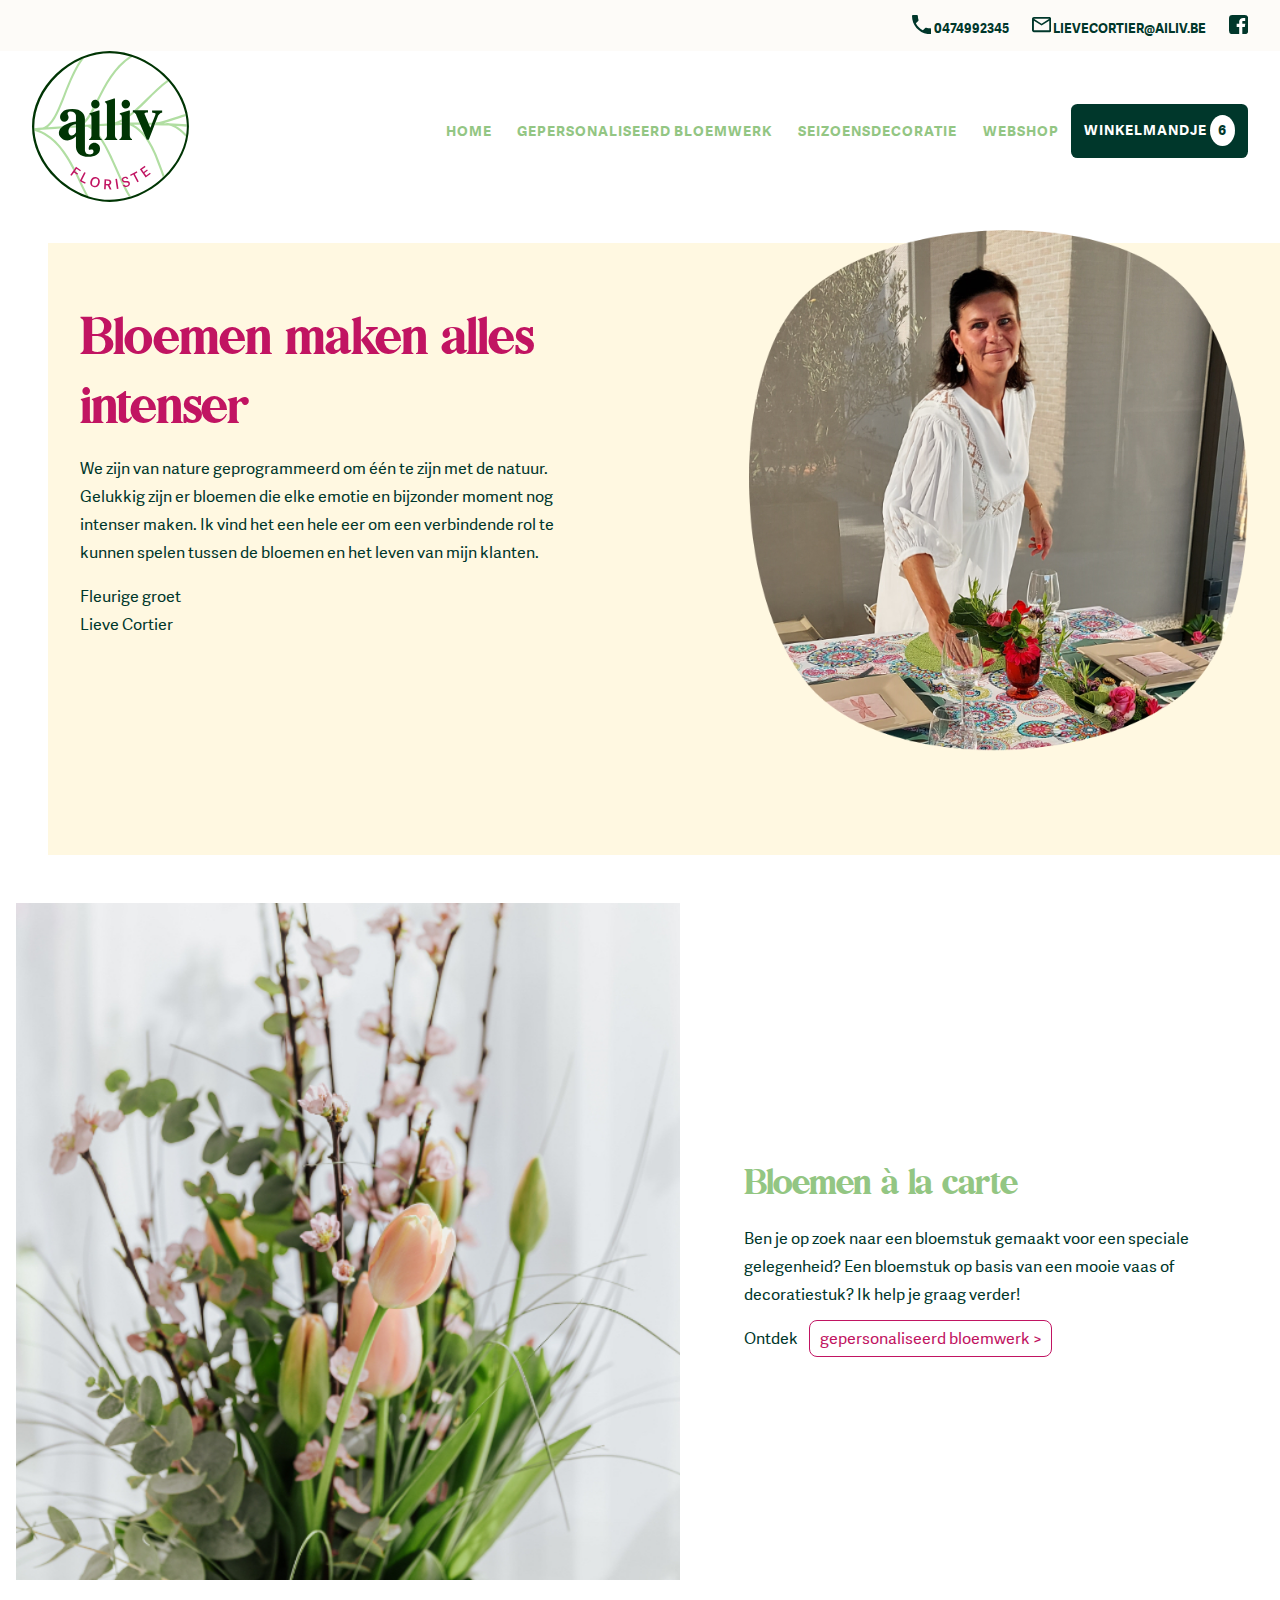
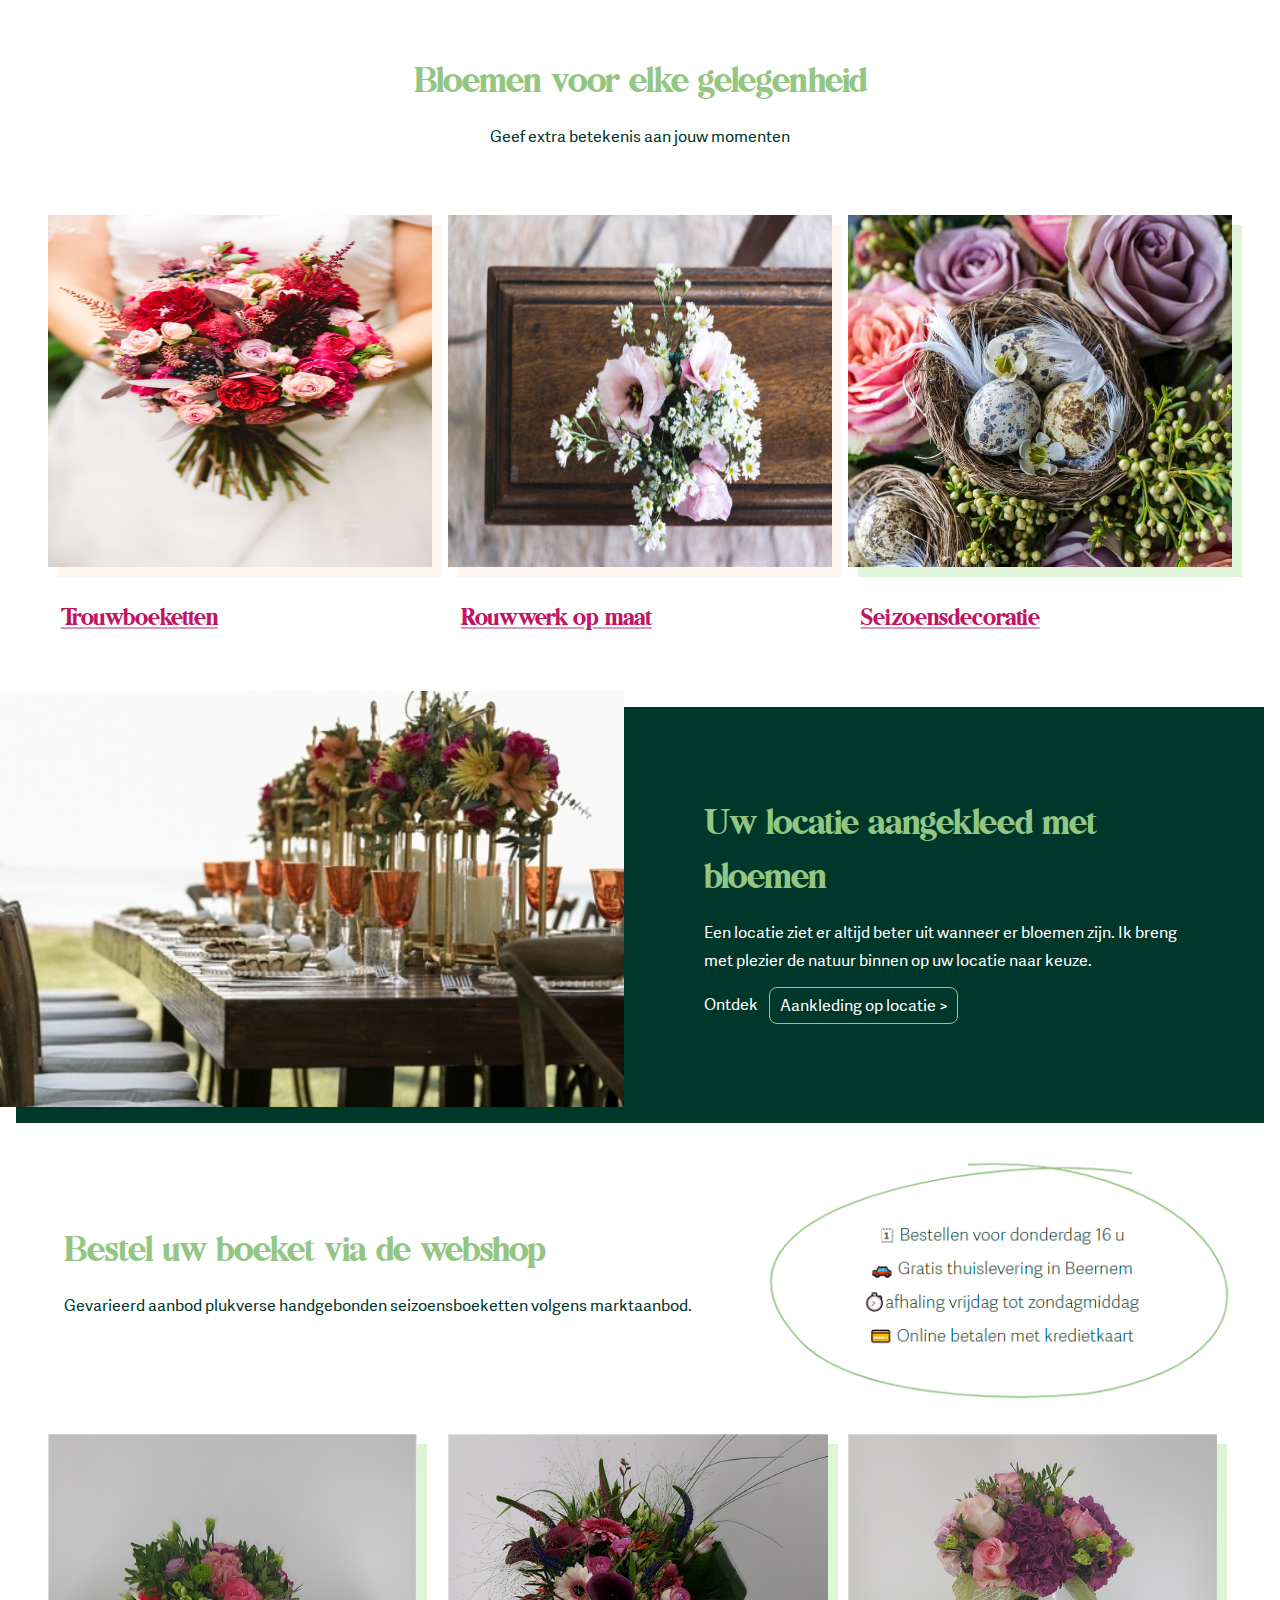
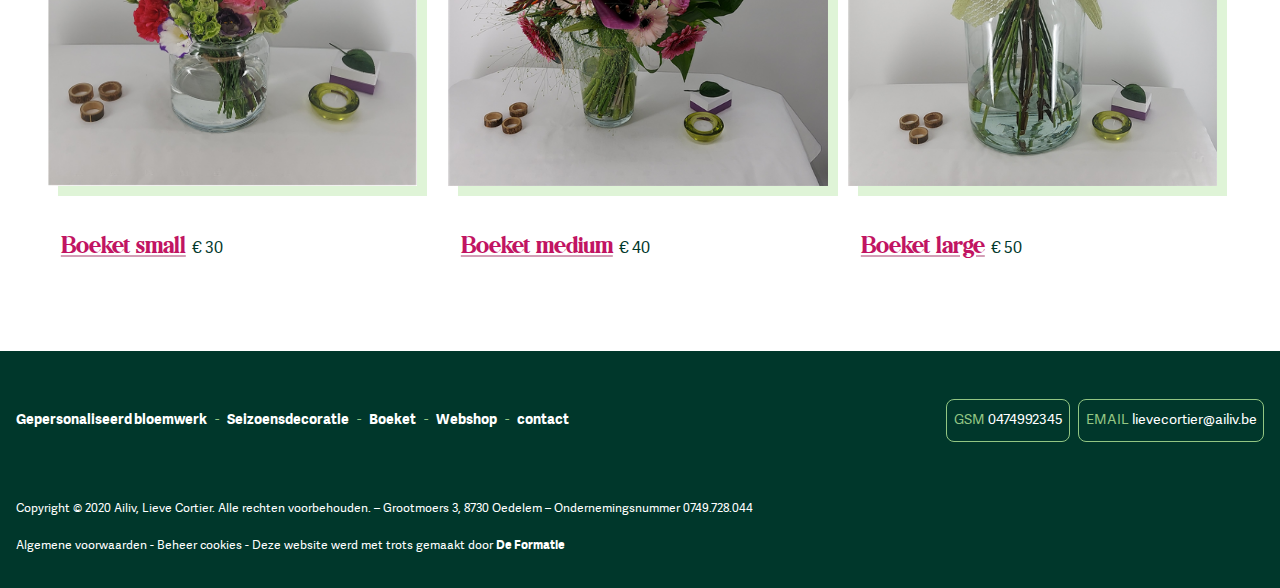
<file: index.html>
<!DOCTYPE html>
<html lang="en">
<head>
	<meta charset="UTF-8">
	<meta name="viewport" content="width=device-width, initial-scale=1.0">
	
	<link rel="apple-touch-icon" sizes="57x57" href="./static/favicon/apple-icon-57x57.png">
	<link rel="apple-touch-icon" sizes="60x60" href="./static/favicon/apple-icon-60x60.png">
	<link rel="apple-touch-icon" sizes="72x72" href="./static/favicon/apple-icon-72x72.png">
	<link rel="apple-touch-icon" sizes="76x76" href="./static/favicon/apple-icon-76x76.png">
	<link rel="apple-touch-icon" sizes="114x114" href="./static/favicon/apple-icon-114x114.png">
	<link rel="apple-touch-icon" sizes="120x120" href="./static/favicon/apple-icon-120x120.png">
	<link rel="apple-touch-icon" sizes="144x144" href="./static/favicon/apple-icon-144x144.png">
	<link rel="apple-touch-icon" sizes="152x152" href="./static/favicon/apple-icon-152x152.png">
	<link rel="apple-touch-icon" sizes="180x180" href="./static/favicon/apple-icon-180x180.png">
	<link rel="icon" type="image/png" sizes="192x192"  href="./static/favicon/android-icon-192x192.png">
	<link rel="icon" type="image/png" sizes="32x32" href="./static/favicon/favicon-32x32.png">
	<link rel="icon" type="image/png" sizes="96x96" href="./static/favicon/favicon-96x96.png">
	<link rel="icon" type="image/png" sizes="16x16" href="./static/favicon/favicon-16x16.png">
	<link rel="manifest" href="/manifest.json">
	<meta name="msapplication-TileColor" content="#ffffff">
	<meta name="msapplication-TileImage" content="/ms-icon-144x144.png">
	<meta name="theme-color" content="#ffffff">
	<link rel="stylesheet" href="./static/css/main.css">
	<title>Ailiv - Floriste Lieve Cortier</title>
</head>
<body>
	
	<div class="container">
		<button class="arrow"><img src="./static/media/arrow--right.svg" alt=" a black arrow "></button>
			<div class="top">
				<ul class="top__links">
					<li><?xml version="1.0" encoding="iso-8859-1"?>
						<!-- Generator: Adobe Illustrator 19.0.0, SVG Export Plug-In . SVG Version: 6.00 Build 0)  -->
						<svg version="1.1" id="Capa_1" xmlns="http://www.w3.org/2000/svg" xmlns:xlink="http://www.w3.org/1999/xlink" x="0px" y="0px" viewBox="0 0 384 384" style="enable-background:new 0 0 384 384;" xml:space="preserve"><g><g><path d="M362.667,266.667c-26.56,0-52.267-4.267-76.16-12.16c-7.36-2.347-15.787-0.64-21.653,5.227l-46.933,47.04 c-60.48-30.72-109.867-80.107-140.587-140.48l46.933-47.147c5.867-5.867,7.573-14.293,5.227-21.653 c-7.893-23.893-12.16-49.6-12.16-76.16C117.333,9.493,107.84,0,96,0H21.333C9.6,0,0,9.493,0,21.333 C0,221.653,162.347,384,362.667,384c11.84,0,21.333-9.493,21.333-21.333V288C384,276.16,374.507,266.667,362.667,266.667z"/></g></g><g></g><g></g><g></g><g></g><g></g><g></g><g></g><g></g><g></g><g></g><g></g><g></g><g></g><g></g><g></g></svg>
						 <a href="tel:+32474992345">0474992345</a></li>
					<li><?xml version="1.0" encoding="iso-8859-1"?><!-- Generator: Adobe Illustrator 19.0.0, SVG Export Plug-In . SVG Version: 6.00 Build 0)  --><svg version="1.1" id="Capa_1" xmlns="http://www.w3.org/2000/svg" xmlns:xlink="http://www.w3.org/1999/xlink" x="0px" y="0px" viewBox="0 0 426.667 426.667" style="enable-background:new 0 0 426.667 426.667;" xml:space="preserve"><g><g><path d="M384,42.667H42.667c-23.573,0-42.453,19.093-42.453,42.667L0,341.333C0,364.907,19.093,384,42.667,384H384 c23.573,0,42.667-19.093,42.667-42.667v-256C426.667,61.76,407.573,42.667,384,42.667z M384,341.333H42.667V128l170.667,106.667 L384,128V341.333z M213.333,192L42.667,85.333H384L213.333,192z"/></g></g><g></g><g></g><g></g><g></g><g></g><g></g><g></g><g></g><g></g><g></g><g></g><g></g><g></g><g></g><g></g></svg><a href="mailto:lievecortier@ailiv.be"> lievecortier@ailiv.be</a></li>
					<li><a href="https://www.facebook.com/aillivbloemen"><?xml version="1.0" ?><svg data-name="1-facebook" id="_1-facebook" viewBox="0 0 64 64" xmlns="http://www.w3.org/2000/svg"><defs><style>.cls-1{fill:#385997;}.cls-2{fill:#fff;}</style></defs><title/><rect class="cls-1" height="64" rx="11.2" ry="11.2" width="64"/><path class="cls-2" d="M54.4,29.6h-10V22c0-1.86,2.14-2,2.8-2H54V9.6H47.2C39.67,9.6,34,14.93,34,22v7.6H25.6V40H34V64H44.4V40h8.4Z"/></svg></a></li>
				</ul>
			</div>
			<nav>
				<div class="logo">
					<a href="index.html"><img src="./static/media/ailiv-logo.svg" alt="logo of ailiv shop"></a>
				</div>
				<ul class="nav__links">
					<li class="navigation"><a href="index.html">Home</a></li>
					<li class="navigation"><a href="gepersonaliseerd-bloemwerk.html">Gepersonaliseerd bloemwerk</a></li>
					<li class="navigation"><a href="seizoensdecoratie.html">Seizoensdecoratie</a></li>
					<li class="navigation"><a href="webshop.html">Webshop</a></li>
					<li><a class="show__shoppinBag">winkelmandje <span>6</span></a></li>
					<li><button class="burger"><svg xmlns="http://www.w3.org/2000/svg" viewBox="0 0 341.333 341.333"><path class="hamburger__bottom" d="M0 277.333h341.333V320H0z"/><path class="hamburger__middle" d="M0 149.333h341.333V192H0z"/><path class="hamburger__top" d="M0 21.333h341.333V64H0z"/></svg></button></li>
				</ul>
				<ul class="nav__links--side">
					<li class=""><a href="index.html">Home</a></li>
					<li class=""><a href="gepersonaliseerd-bloemwerk.html">Gepersonaliseerd bloemwerk</a></li>
					<li class=""><a href="seizoensdecoratie.html">Seizoensdecoratie</a></li>
					<!-- <li class="navigation"><a href="boeket.html">Boeket</a></li> -->
					<li class=""><a href="webshop.html">Webshop</a></li>
					
				</ul>
			</nav>
			<header>
				<div class="innerWidth">
		   		<section class="hero ">
					   
					<div class="hero__text">
						<h1>Bloemen maken alles intenser</h1>
						<p>We zijn van nature geprogrammeerd om één te zijn met de natuur. Gelukkig zijn er bloemen die elke emotie en bijzonder moment nog intenser maken. Ik vind het een hele eer om een verbindende rol te kunnen spelen tussen de bloemen en het leven van mijn klanten.</p>
						<ul>
							<li class="owner">Fleurige groet</li>
							<li class="owner">Lieve Cortier</li>
						</ul>
					</div>
					<img  class="hero__img" src="./static/media/20200807_183957.png" alt="lady ailiv learning on a table with a glass and flowers">
				   </section>
				</div>
			</header>	
	<main>
		<div class="innerWidth">
			<section class="main">
				<article class="main__first">
					<div class="main__first--img"><img src="./static/media/bloemwerkopmaat.jpg" alt="pink flowers"></div>
					<div class="main__first--text">
						<h2>Bloemen à la carte</h2>
						<p>Ben je op zoek naar een bloemstuk gemaakt voor een speciale gelegenheid? Een bloemstuk op basis van een mooie vaas of decoratiestuk? Ik help je graag verder!</p>
						<p>Ontdek <a class="link__main" href="#">gepersonaliseerd bloemwerk ></a></p>
					</div>
				</article>
				<article class="main__second">
					<div class="main__second--text">
						<h2>Bloemen voor elke gelegenheid</h2>
						<p>Geef extra betekenis aan jouw momenten</p>
					</div>
					<div class="main__second--cards">
						<div class="cards"><img src="./static/media/trouwboeketten.jpeg" alt="a lady in wedding dress with a bouquet in her hands"><a href="#"><h4><span class="underline">Trouwboeketten</span></h4></a></div>
						<div class="cards"><img src="./static/media/rouwwerk.jpeg" alt="a coffen with a flowers on top"><a href="gepersonaliseerd-bloemwerk.html"><h4> <span class="underline">Rouwwerk op maat</span></h4></a></div>
						<div class="cards"><img src="./static/media/seizoensdecoratie.jpeg" alt="flowers with a nest with eggs in it"><a href="seizoensdecoratie.html"><h4> <span class="underline">Seizoensdecoratie</span></h4></a></div>
					</div>
				</article>
				<article class="main__third">
					<div class="main__third--img">
						<img src="./static/media/decorated_table.jpeg" alt="decorated_table">
					</div>
					<div  class="main__third--text">
						<h2>Uw locatie aangekleed met bloemen</h2>
						<p>Een locatie ziet er altijd beter uit wanneer er bloemen zijn. Ik breng met plezier de natuur binnen op uw locatie naar keuze.</p>
						<p>Ontdek <a class="link__main" href="#">Aankleding op locatie ></a></p>
					</div>
				</article>
			</section>
			<section class="main__webshop">
				<article class="main__webshop--inner">
					<div class="main__webshop--text">
						<h2>Bestel uw boeket via de webshop</h2>
						<p>Gevarieerd aanbod plukverse handgebonden seizoensboeketten volgens marktaanbod.
						</p>
					</div>
					<div class="main__webshop--img">
						<img src="./static/media/contact.png" alt="an uneven green shape in is the contact delivery details of ailiv flower shop">
					</div>
				</article>
				<article class="webshop">
					<div class="webshop--cards main__second--cards">
					</div>
				</article>
			</section>
		</div>
	</main>
	<div class="shoppingCart">
		<div class="checkout__header"><h4>uw winkelmandje</h4><button class="btn__closing--cart">X</button></div>
		<div class="checkout__flower">
			<div class="flower__img--info ">
				<div class="checkout__img">
					<img src="./static/media/boeket_small.png" alt=" a glass vase with a small bouquet">
				</div>
				<div class="checkout__flower--info">
					<h5>small</h5>
					<p class="flower__price--darker">€37</p>  
					<ul>
						<li>Kleur: Wit</li>
						<li>Vaas bijbestellen: Ja</li>
						<li>Bindwijze: Kortgebonden stelen</li>
					</ul>
					<a>verwijderen</a> 
				</div>
			</div>
			<div class="checkout__flower--price "><p class="checkout__flower--number">1</p></div>
		</div>
		<div class="checkout__flower">
			<div class="flower__img--info ">
				<div class="checkout__img">
					<img src="./static/media/boeket_medium.png" alt="a glass vase with a medium bouquet">
				</div>
				<div class="checkout__flower--info">
					<h5>Medium</h5>
					<p class="flower__price--darker">€80</p>  
					<ul>
						<li>Kleur: Wit</li>
						<li>Vaas bijbestellen: Nee</li>
						<li>Bindwijze: Kortgebonden stelen</li>
					</ul>
					<a>verwijderen</a> 
				</div>
			</div>
			<div class="checkout__flower--price "><p class="checkout__flower--number">2</p></div>
		</div>
		<div class="checkout__flower">
			<div class="flower__img--info ">
				<div class="checkout__img">
					<img src="./static/media/boeket_large.png" alt="a glass vase with a large bouquet">
				</div>
				<div class="checkout__flower--info">
					<h5>large</h5>
					<p class="flower__price--darker">€150</p>  
					<ul>
						<li>Kleur: Wit</li>
						<li>Vaas bijbestellen: Nee</li>
						<li>Bindwijze: Kortgebonden stelen</li>
					</ul>
					<a>verwijderen</a> 
				</div>
			</div>
			<div class="checkout__flower--price "><p class="checkout__flower--number">3</p></div>
		</div>
		<div class="checkout__info--last checkout__boaderTop">
			<p>Subtotaal</p><p>€ 267</p>
		</div>
		 <a class="btn__cart--checkout" href="checkout.html"> naar betalen</a></div>
	</div>
	<footer>
		<div class="footer innerWidth">
			<article class="footer__top">
				<ul class="footer__links--top">
					<li class="links__top"><a href="gepersonaliseerd-bloemwerk.html">Gepersonaliseerd bloemwerk</a></li><span>-</span>
					<li class="links__top"><a href="seizoensdecoratie.html">Seizoensdecoratie</a></li><span>-</span>
					<li class="links__top"><a href="boeket.html">Boeket</a></li><span>-</span>
					<li class="links__top"><a href="webshop.html">Webshop</a></li><span>-</span>
					<li class="links__top"><a href="#">contact</a></li>
				</ul>
				<ul class="footer__links--bottom">
					<li><a href="tel:+32474992345"><span>GSM</span> 0474992345</a></li>
					<li><a href="mailto:lievecortier@ailiv.be"><span>EMAIL</span> lievecortier@ailiv.be</a></li>
				</ul>
			</article>
			<article class="footer__bottom">
				<p>Copyright © 2020 Ailiv, Lieve Cortier. Alle rechten voorbehouden. – Grootmoers 3, 8730 Oedelem – Ondernemingsnummer 0749.728.044</p>
				<p><a href="#">Algemene voorwaarden</a> - <a href="#"> Beheer cookies</a> - Deze website werd met trots gemaakt door <span class="formation"><a href="#">De Formatie</a></span></p>
			</article>
		</div>
	</footer>
</div>
<script src="./static/js/data.js"></script>
<script src="./static/js/main.js"></script>
</body>
</html>
</file>
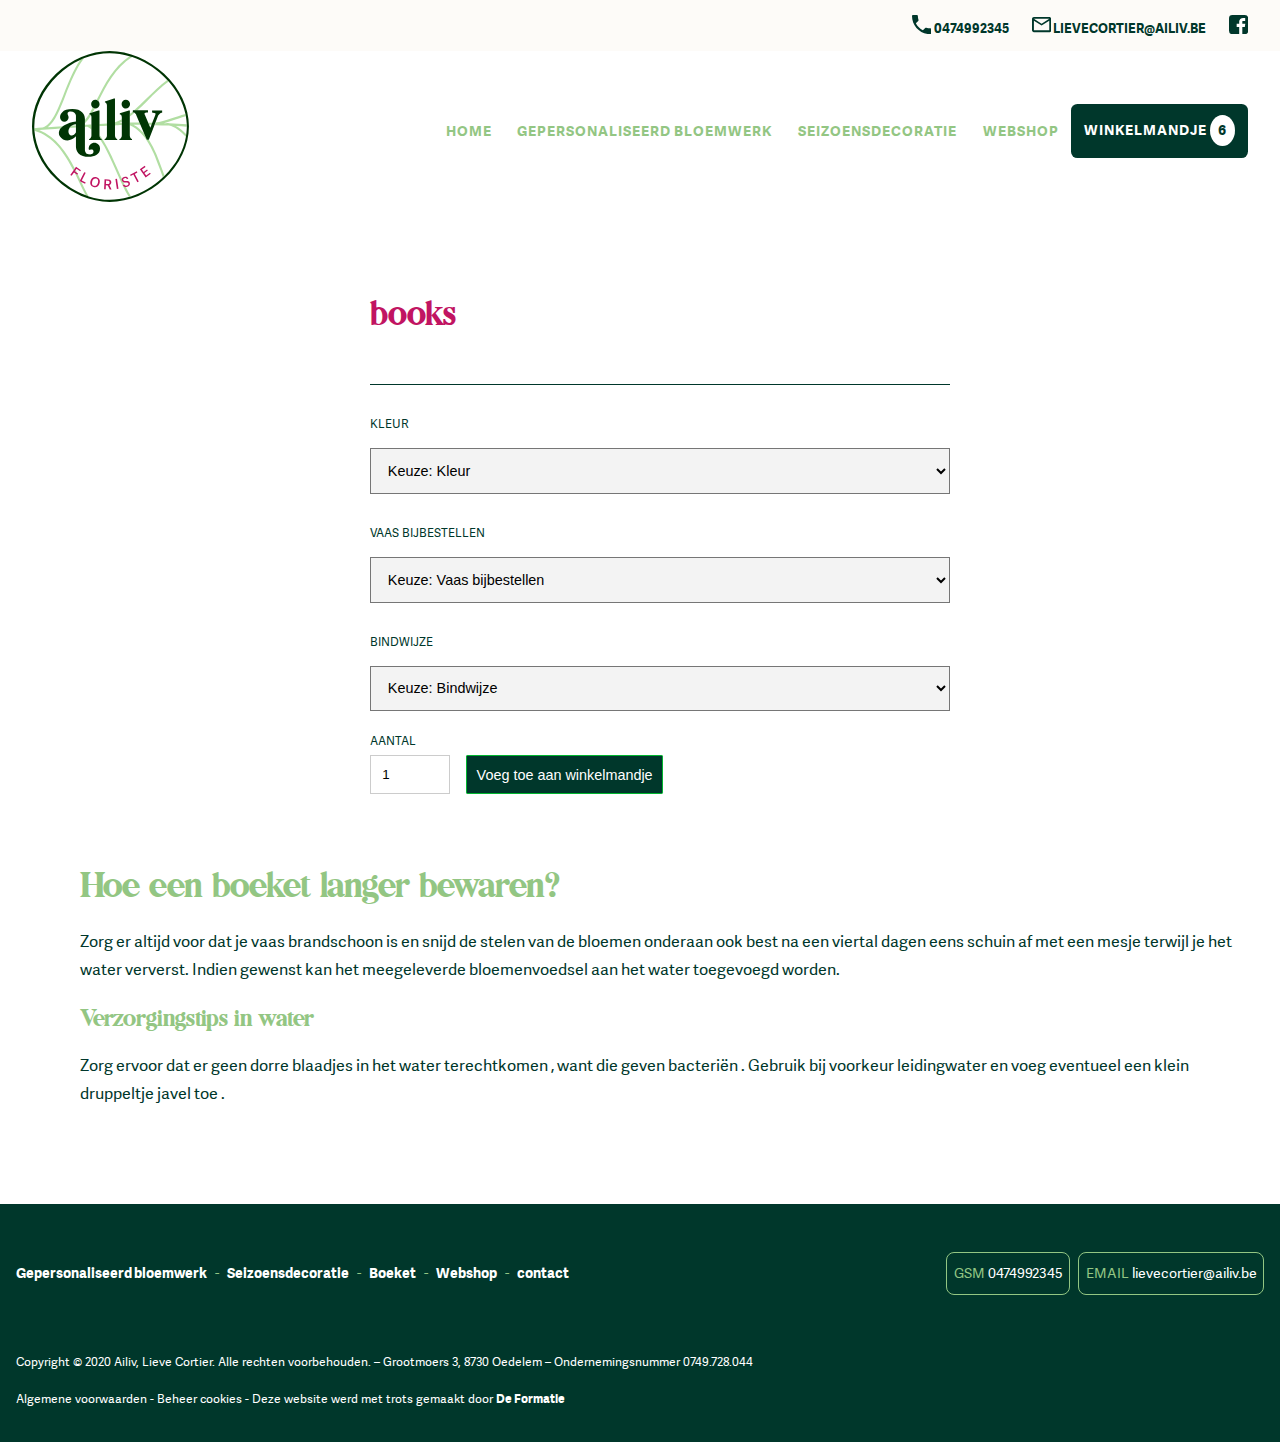
<file: boeket.html>
<!DOCTYPE html>
<html lang="en">
<head>
	<meta charset="UTF-8">
	<meta name="viewport" content="width=device-width, initial-scale=1.0">

	<link rel="apple-touch-icon" sizes="57x57" href="./static/favicon/apple-icon-57x57.png">
	<link rel="apple-touch-icon" sizes="60x60" href="./static/favicon/apple-icon-60x60.png">
	<link rel="apple-touch-icon" sizes="72x72" href="./static/favicon/apple-icon-72x72.png">
	<link rel="apple-touch-icon" sizes="76x76" href="./static/favicon/apple-icon-76x76.png">
	<link rel="apple-touch-icon" sizes="114x114" href="./static/favicon/apple-icon-114x114.png">
	<link rel="apple-touch-icon" sizes="120x120" href="./static/favicon/apple-icon-120x120.png">
	<link rel="apple-touch-icon" sizes="144x144" href="./static/favicon/apple-icon-144x144.png">
	<link rel="apple-touch-icon" sizes="152x152" href="./static/favicon/apple-icon-152x152.png">
	<link rel="apple-touch-icon" sizes="180x180" href="./static/favicon/apple-icon-180x180.png">
	<link rel="icon" type="image/png" sizes="192x192"  href="./static/favicon/android-icon-192x192.png">
	<link rel="icon" type="image/png" sizes="32x32" href="./static/favicon/favicon-32x32.png">
	<link rel="icon" type="image/png" sizes="96x96" href="./static/favicon/favicon-96x96.png">
	<link rel="icon" type="image/png" sizes="16x16" href="./static/favicon/favicon-16x16.png">
	<link rel="manifest" href="/manifest.json">
	<meta name="msapplication-TileColor" content="#ffffff">
	<meta name="msapplication-TileImage" content="/ms-icon-144x144.png">
	<meta name="theme-color" content="#ffffff">
	<link rel="stylesheet" href="./static/css/main.css">
	<title>Ailiv - Floriste Lieve Cortier - Boeket</title>
</head>
<body>
	
	<div class="container">
		<button class="arrow"><img src="././static/media/arrow--right.svg" alt="a black arrow"></button>
			<div class="top">
				<ul class="top__links">
					<li><?xml version="1.0" encoding="iso-8859-1"?>
						<!-- Generator: Adobe Illustrator 19.0.0, SVG Export Plug-In . SVG Version: 6.00 Build 0)  -->
						<svg version="1.1" id="Capa_1" xmlns="http://www.w3.org/2000/svg" xmlns:xlink="http://www.w3.org/1999/xlink" x="0px" y="0px" viewBox="0 0 384 384" style="enable-background:new 0 0 384 384;" xml:space="preserve"><g><g><path d="M362.667,266.667c-26.56,0-52.267-4.267-76.16-12.16c-7.36-2.347-15.787-0.64-21.653,5.227l-46.933,47.04 c-60.48-30.72-109.867-80.107-140.587-140.48l46.933-47.147c5.867-5.867,7.573-14.293,5.227-21.653 c-7.893-23.893-12.16-49.6-12.16-76.16C117.333,9.493,107.84,0,96,0H21.333C9.6,0,0,9.493,0,21.333 C0,221.653,162.347,384,362.667,384c11.84,0,21.333-9.493,21.333-21.333V288C384,276.16,374.507,266.667,362.667,266.667z"/></g></g><g></g><g></g><g></g><g></g><g></g><g></g><g></g><g></g><g></g><g></g><g></g><g></g><g></g><g></g><g></g></svg>
						 <a href="tel:+32474992345">0474992345</a></li>
					<li><?xml version="1.0" encoding="iso-8859-1"?><!-- Generator: Adobe Illustrator 19.0.0, SVG Export Plug-In . SVG Version: 6.00 Build 0)  --><svg version="1.1" id="Capa_1" xmlns="http://www.w3.org/2000/svg" xmlns:xlink="http://www.w3.org/1999/xlink" x="0px" y="0px" viewBox="0 0 426.667 426.667" style="enable-background:new 0 0 426.667 426.667;" xml:space="preserve"><g><g><path d="M384,42.667H42.667c-23.573,0-42.453,19.093-42.453,42.667L0,341.333C0,364.907,19.093,384,42.667,384H384 c23.573,0,42.667-19.093,42.667-42.667v-256C426.667,61.76,407.573,42.667,384,42.667z M384,341.333H42.667V128l170.667,106.667 L384,128V341.333z M213.333,192L42.667,85.333H384L213.333,192z"/></g></g><g></g><g></g><g></g><g></g><g></g><g></g><g></g><g></g><g></g><g></g><g></g><g></g><g></g><g></g><g></g></svg><a href="mailto:lievecortier@ailiv.be"> lievecortier@ailiv.be</a></li>
					<li><a href="https://www.facebook.com/aillivbloemen"><?xml version="1.0" ?><svg data-name="1-facebook" id="_1-facebook" viewBox="0 0 64 64" xmlns="http://www.w3.org/2000/svg"><defs><style>.cls-1{fill:#385997;}.cls-2{fill:#fff;}</style></defs><title/><rect class="cls-1" height="64" rx="11.2" ry="11.2" width="64"/><path class="cls-2" d="M54.4,29.6h-10V22c0-1.86,2.14-2,2.8-2H54V9.6H47.2C39.67,9.6,34,14.93,34,22v7.6H25.6V40H34V64H44.4V40h8.4Z"/></svg></a></li>
				</ul>
			</div>
			<nav>
				<div class="logo">
					<a href="index.html"><img src="./static/media/ailiv-logo.svg" alt="logo of ailiv shop"></a>
				</div>
				<ul class="nav__links">
					<li class="navigation"><a href="index.html">Home</a></li>
					<li class="navigation"><a href="gepersonaliseerd-bloemwerk.html">Gepersonaliseerd bloemwerk</a></li>
					<li class="navigation"><a href="seizoensdecoratie.html">Seizoensdecoratie</a></li>
					<li class="navigation"><a href="webshop.html">Webshop</a></li>
					<li ><a class="show__shoppinBag">winkelmandje <span>6</span></a></li>
					<li><button class="burger"><svg xmlns="http://www.w3.org/2000/svg" viewBox="0 0 341.333 341.333"><path class="hamburger__bottom" d="M0 277.333h341.333V320H0z"/><path class="hamburger__middle" d="M0 149.333h341.333V192H0z"/><path class="hamburger__top" d="M0 21.333h341.333V64H0z"/></svg></button></li>
				</ul>
				<ul class="nav__links--side">
					<li class=""><a href="index.html">Home</a></li>
					<li class=""><a href="gepersonaliseerd-bloemwerk.html">Gepersonaliseerd bloemwerk</a></li>
					<li class=""><a href="seizoensdecoratie.html">Seizoensdecoratie</a></li>
					<!-- <li class="navigation"><a href="boeket.html">Boeket</a></li> -->
					<li class=""><a href="webshop.html">Webshop</a></li>
					
				</ul>
			</nav>
				
	<main>
		<div class="innerWidth">
			<article class="personal__text">
				<div class="products">
				<div class="product__details">
					<h1 class="title">books</h1>
					<p class="price"></p>
				</div>
				<div class = "add-to-card">
					<form  class="products__form" action="">
						<label for="color-picker">Kleur</label>
						<select name="color" id="color-picker" required>
							<option value="">Keuze: Kleur</option>
							<option value="wit">Wit</option>
							<option value="Gemengd">Gemengd</option>
						</select>
						<label for="vase-picker"> Vaas bijbestellen</label>
						<select name="vase" id="vase-picker" required>
							<option value="">Keuze: Vaas bijbestellen</option>
							<option value="ja">Ja</option>
							<option value="nee">Nee</option>
						</select>
						<label for="binding-picker">Bindwijze</label>
						<select name="binding" id="binding-picker" required>
							<option value="">Keuze: Bindwijze</option>
							<option value="kortgebonden-stelen ">Kortgebonden stelen</option>
							<option value="langgebonden-stelen">Langgebonden stelen</option>
						</select>
						<div class="submit__btn">
							<label for="number-picker">Aantal</label>
							<input id="number" type="number" value="1" min="1">
							<button type="submit"> <a href="checkout.html"> Voeg toe aan winkelmandje</a></button>
						</div>
					</form>
				</div>
				</div>
				<div>
					<h2>Hoe een boeket langer bewaren?</h2>
					<p>Zorg er altijd voor dat je vaas brandschoon is en snijd de stelen van de bloemen onderaan ook best na een viertal dagen eens schuin af met een mesje terwijl je het water ververst. Indien gewenst kan het meegeleverde bloemenvoedsel aan het water toegevoegd worden.</p>
					<h4>Verzorgingstips in water</h4>
					<p>Zorg ervoor dat er geen dorre blaadjes in het water terechtkomen , want die geven bacteriën . Gebruik bij voorkeur leidingwater en voeg eventueel een klein druppeltje javel toe .</p>
				</div>
			</article>
		</div>
	</main>
	<div class="shoppingCart">
		<div class="checkout__header"><h4>uw winkelmandje</h4><button class="btn__closing--cart">X</button></div>
		<div class="checkout__flower">
			<div class="flower__img--info ">
				<div class="checkout__img">
					<img src="./static/media/boeket_small.png" alt="a glass vase with a small bouquet">
				</div>
				<div class="checkout__flower--info">
					<h5>small</h5>
					<p class="flower__price--darker">€37</p>  
					<ul>
						<li>Kleur: Wit</li>
						<li>Vaas bijbestellen: Ja</li>
						<li>Bindwijze: Kortgebonden stelen</li>
					</ul>
					<a>verwijderen</a> 
				</div>
			</div>
			<div class="checkout__flower--price "><p class="checkout__flower--number">1</p></div>
		</div>
		<div class="checkout__flower">
			<div class="flower__img--info ">
				<div class="checkout__img">
					<img src="./static/media/boeket_medium.png" alt="a glass vase with a medium bouquet">
				</div>
				<div class="checkout__flower--info">
					<h5>Medium</h5>
					<p class="flower__price--darker">€80</p>  
					<ul>
						<li>Kleur: Wit</li>
						<li>Vaas bijbestellen: Nee</li>
						<li>Bindwijze: Kortgebonden stelen</li>
					</ul>
					<a>verwijderen</a> 
				</div>
			</div>
			<div class="checkout__flower--price "><p class="checkout__flower--number">2</p></div>
		</div>
		<div class="checkout__flower">
			<div class="flower__img--info ">
				<div class="checkout__img">
					<img src="./static/media/boeket_large.png" alt="a glass vase with a large bouquet">
				</div>
				<div class="checkout__flower--info">
					<h5>large</h5>
					<p class="flower__price--darker">€150</p>  
					<ul>
						<li>Kleur: Wit</li>
						<li>Vaas bijbestellen: Nee</li>
						<li>Bindwijze: Kortgebonden stelen</li>
					</ul>
					<a>verwijderen</a> 
				</div>
			</div>
			<div class="checkout__flower--price "><p class="checkout__flower--number">3</p></div>
		</div>
		<div class="checkout__info--last checkout__boaderTop">
			<p>Subtotaal</p><p>€ 267</p>
		</div>
		 <a class="btn__cart--checkout" href="checkout.html"> naar betalen</a></div>
	</div>
	<footer>
		<div class="footer innerWidth">
			<article class="footer__top">
				<ul class="footer__links--top">
					<li class="links__top"><a href="gepersonaliseerd-bloemwerk.html">Gepersonaliseerd bloemwerk</a></li><span>-</span>
					<li class="links__top"><a href="seizoensdecoratie.html">Seizoensdecoratie</a></li><span>-</span>
					<li class="links__top"><a href="boeket.html">Boeket</a></li><span>-</span>
					<li class="links__top"><a href="webshop.html">Webshop</a></li><span>-</span>
					<li class="links__top"><a href="#">contact</a></li>
				</ul>
				<ul class="footer__links--bottom">
					<li><a href="tel:+32474992345"><span>GSM</span> 0474992345</a></li>
					<li><a href="mailto:lievecortier@ailiv.be"><span>EMAIL</span> lievecortier@ailiv.be</a></li>
				</ul>
			</article>
			<article class="footer__bottom">
				<p>Copyright © 2020 Ailiv, Lieve Cortier. Alle rechten voorbehouden. – Grootmoers 3, 8730 Oedelem – Ondernemingsnummer 0749.728.044</p>
				<p><a href="#">Algemene voorwaarden</a> - <a href="#"> Beheer cookies</a> - Deze website werd met trots gemaakt door <span class="formation"><a href="#">De Formatie</a></span></p>
			</article>
		</div>
	</footer>
</div>
<script src="./static/js/data.js"></script>
<script src="./static/js/main.js"></script>
</body>
</html>
</file>
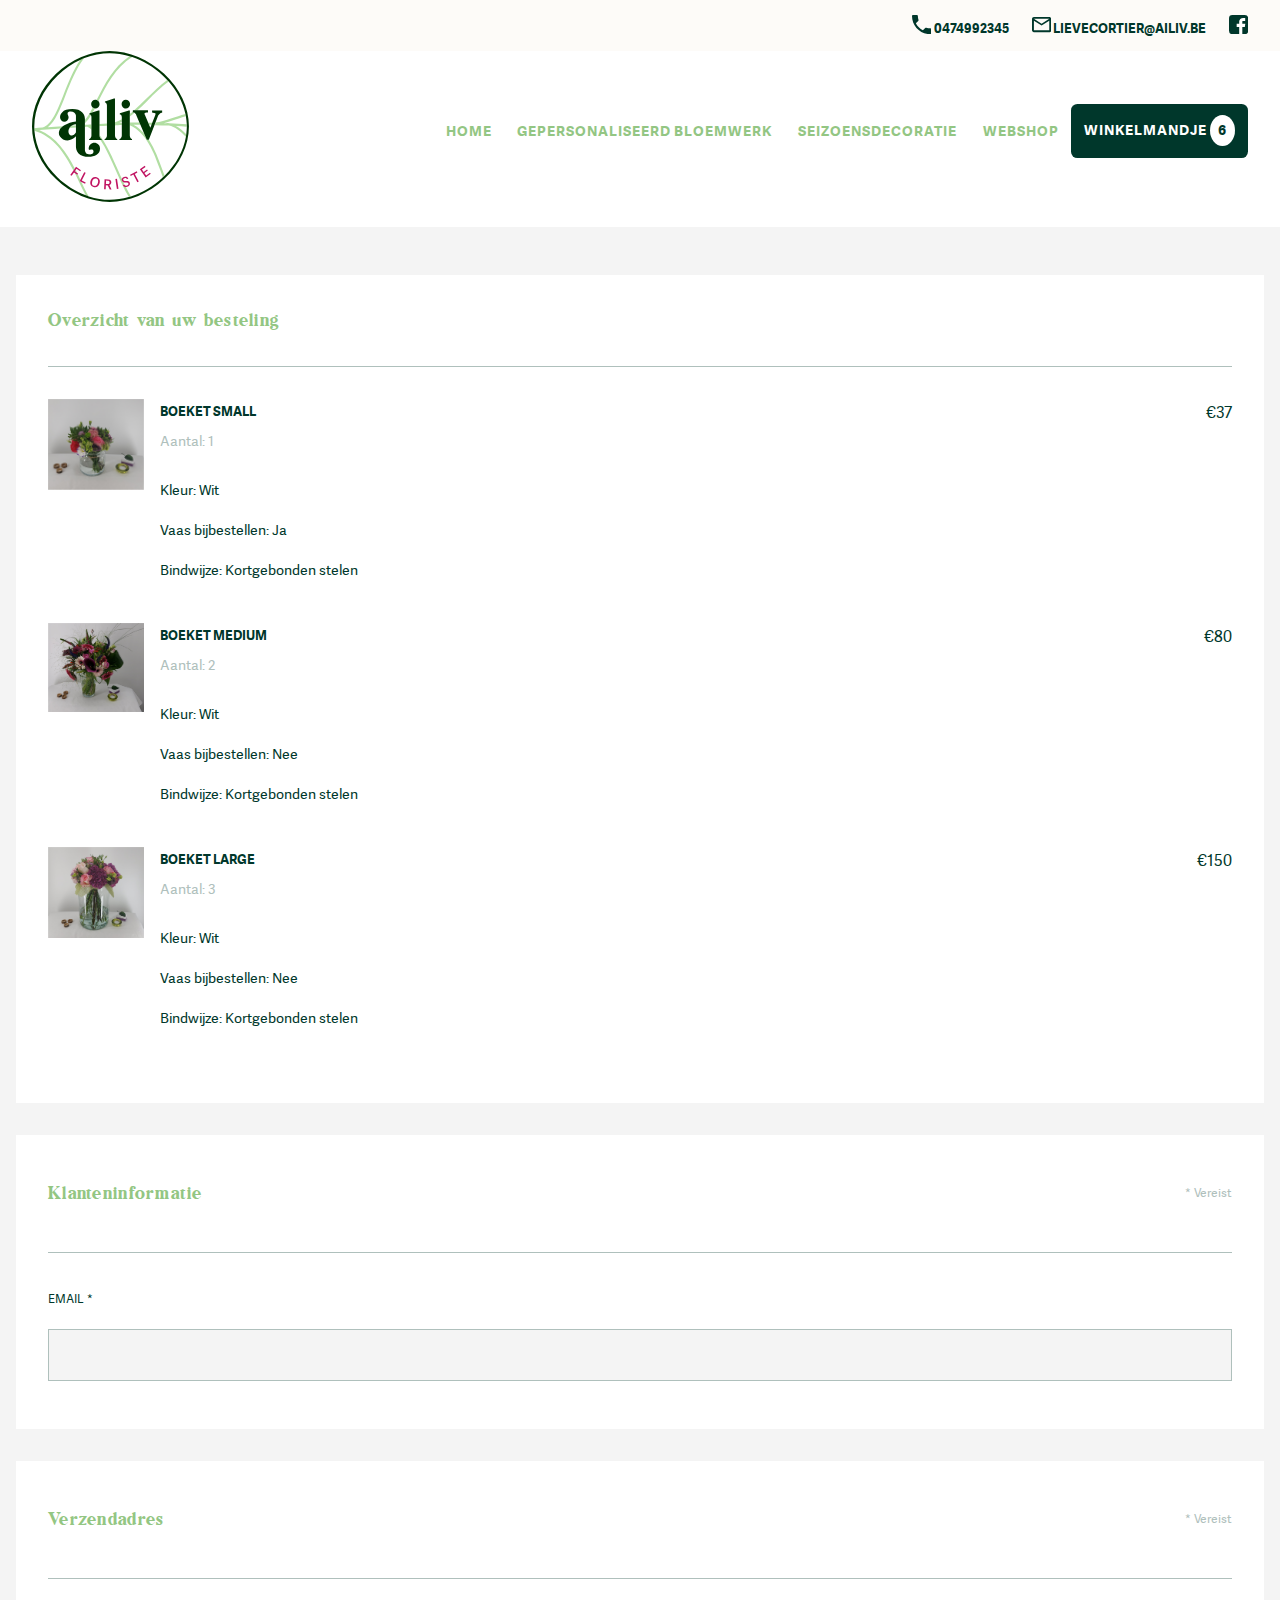
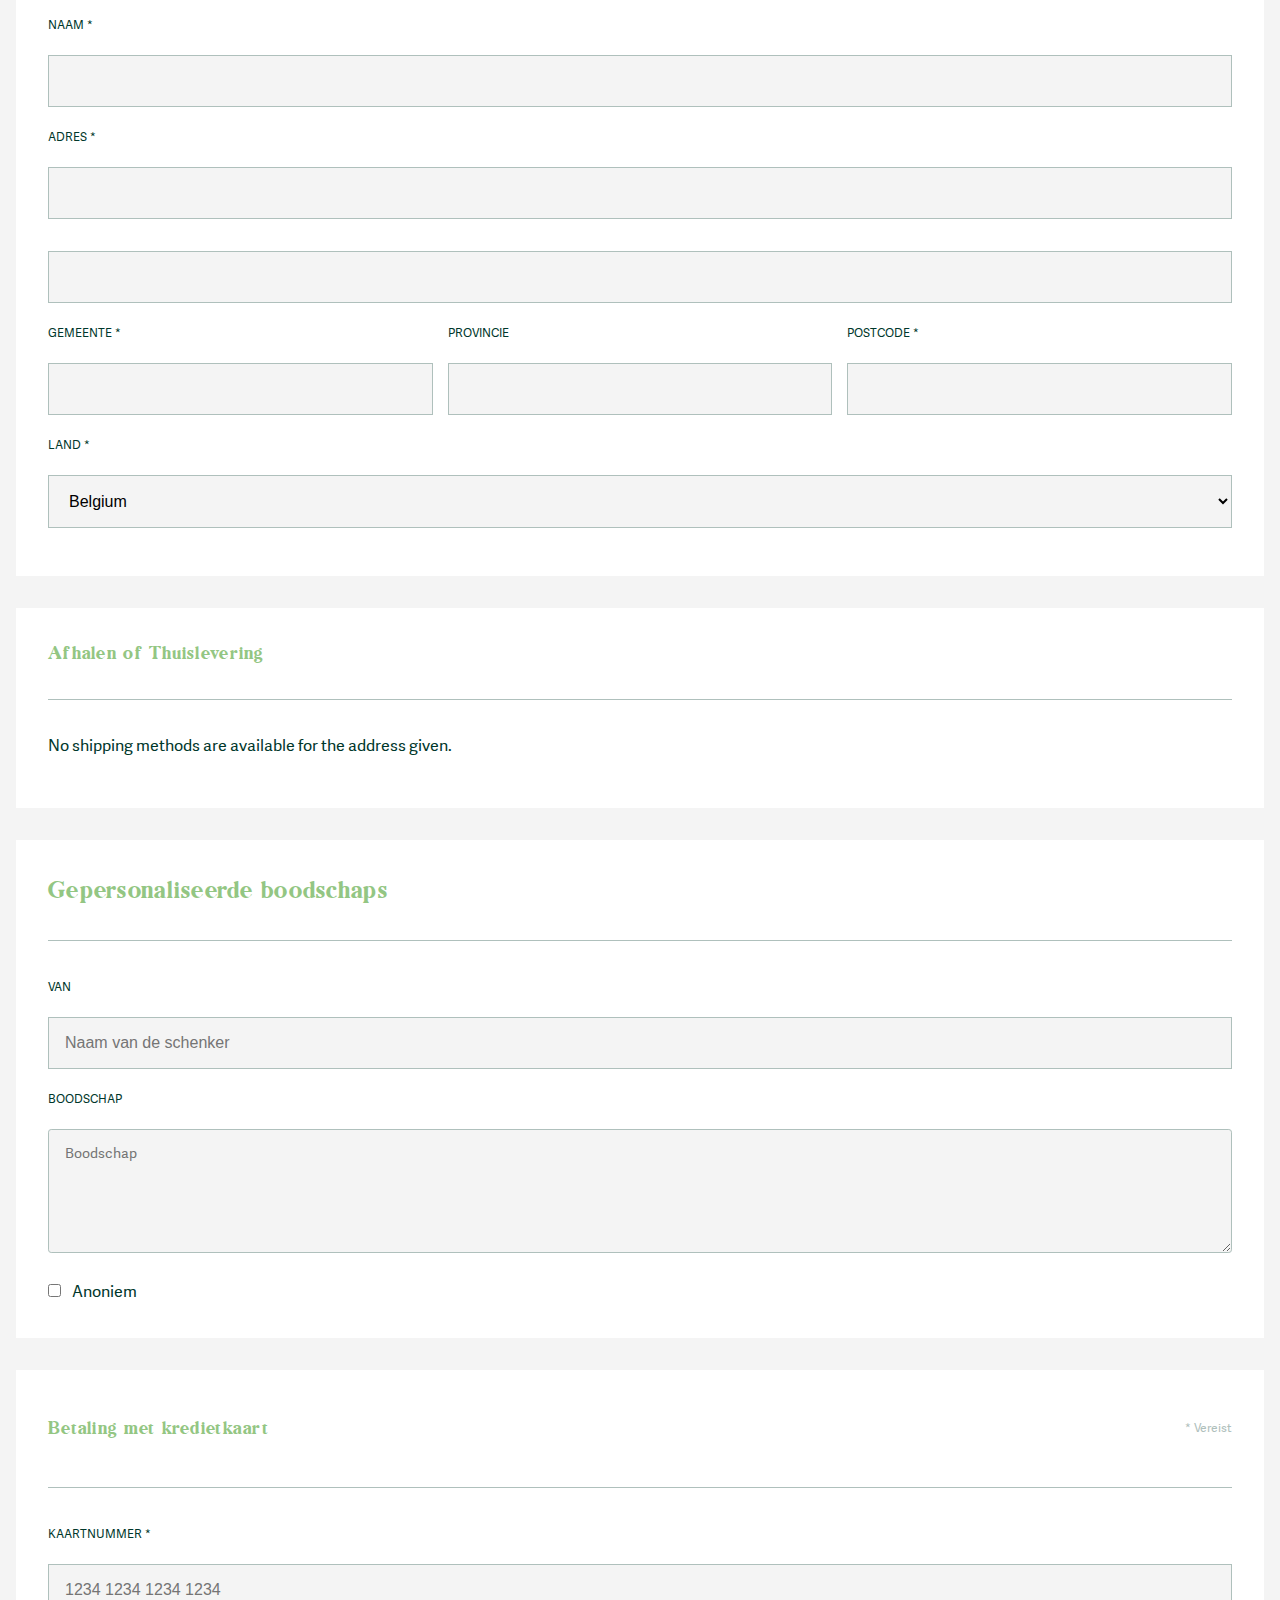
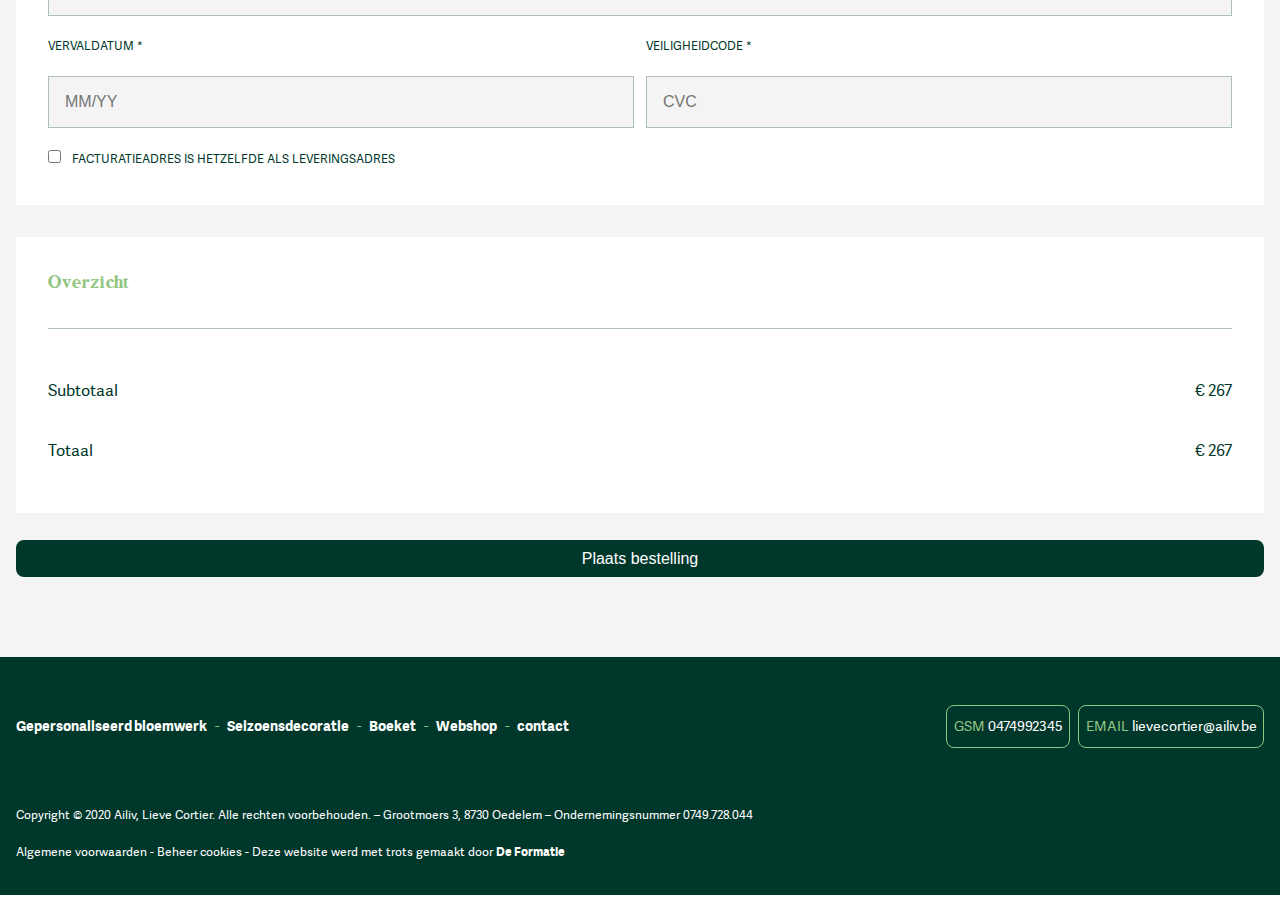
<file: checkout.html>
<!DOCTYPE html>
<html lang="en">
<head>
	<meta charset="UTF-8">
	<meta name="viewport" content="width=device-width, initial-scale=1.0">

	<link rel="apple-touch-icon" sizes="57x57" href="./static/favicon/apple-icon-57x57.png">
	<link rel="apple-touch-icon" sizes="60x60" href="./static/favicon/apple-icon-60x60.png">
	<link rel="apple-touch-icon" sizes="72x72" href="./static/favicon/apple-icon-72x72.png">
	<link rel="apple-touch-icon" sizes="76x76" href="./static/favicon/apple-icon-76x76.png">
	<link rel="apple-touch-icon" sizes="114x114" href="./static/favicon/apple-icon-114x114.png">
	<link rel="apple-touch-icon" sizes="120x120" href="./static/favicon/apple-icon-120x120.png">
	<link rel="apple-touch-icon" sizes="144x144" href="./static/favicon/apple-icon-144x144.png">
	<link rel="apple-touch-icon" sizes="152x152" href="./static/favicon/apple-icon-152x152.png">
	<link rel="apple-touch-icon" sizes="180x180" href="./static/favicon/apple-icon-180x180.png">
	<link rel="icon" type="image/png" sizes="192x192"  href="./static/favicon/android-icon-192x192.png">
	<link rel="icon" type="image/png" sizes="32x32" href="./static/favicon/favicon-32x32.png">
	<link rel="icon" type="image/png" sizes="96x96" href="./static/favicon/favicon-96x96.png">
	<link rel="icon" type="image/png" sizes="16x16" href="./static/favicon/favicon-16x16.png">
	<link rel="stylesheet" href="./static/css/main.css">
	<title>Ailiv - Floriste Lieve Cortier - checkout</title>
</head>
<body>
	
	<div class="container">
		<button class="arrow"><img src="./static/media/arrow--right.svg" alt="a black arrow"></button>
		<div class="top">
			<ul class="top__links">
				<li><?xml version="1.0" encoding="iso-8859-1"?>
					<!-- Generator: Adobe Illustrator 19.0.0, SVG Export Plug-In . SVG Version: 6.00 Build 0)  -->
					<svg version="1.1" id="Capa_1" xmlns="http://www.w3.org/2000/svg" xmlns:xlink="http://www.w3.org/1999/xlink" x="0px" y="0px" viewBox="0 0 384 384" style="enable-background:new 0 0 384 384;" xml:space="preserve"><g><g><path d="M362.667,266.667c-26.56,0-52.267-4.267-76.16-12.16c-7.36-2.347-15.787-0.64-21.653,5.227l-46.933,47.04 c-60.48-30.72-109.867-80.107-140.587-140.48l46.933-47.147c5.867-5.867,7.573-14.293,5.227-21.653 c-7.893-23.893-12.16-49.6-12.16-76.16C117.333,9.493,107.84,0,96,0H21.333C9.6,0,0,9.493,0,21.333 C0,221.653,162.347,384,362.667,384c11.84,0,21.333-9.493,21.333-21.333V288C384,276.16,374.507,266.667,362.667,266.667z"/></g></g><g></g><g></g><g></g><g></g><g></g><g></g><g></g><g></g><g></g><g></g><g></g><g></g><g></g><g></g><g></g></svg>
					 <a href="tel:+32474992345">0474992345</a></li>
				<li><?xml version="1.0" encoding="iso-8859-1"?><!-- Generator: Adobe Illustrator 19.0.0, SVG Export Plug-In . SVG Version: 6.00 Build 0)  --><svg version="1.1" id="Capa_1" xmlns="http://www.w3.org/2000/svg" xmlns:xlink="http://www.w3.org/1999/xlink" x="0px" y="0px" viewBox="0 0 426.667 426.667" style="enable-background:new 0 0 426.667 426.667;" xml:space="preserve"><g><g><path d="M384,42.667H42.667c-23.573,0-42.453,19.093-42.453,42.667L0,341.333C0,364.907,19.093,384,42.667,384H384 c23.573,0,42.667-19.093,42.667-42.667v-256C426.667,61.76,407.573,42.667,384,42.667z M384,341.333H42.667V128l170.667,106.667 L384,128V341.333z M213.333,192L42.667,85.333H384L213.333,192z"/></g></g><g></g><g></g><g></g><g></g><g></g><g></g><g></g><g></g><g></g><g></g><g></g><g></g><g></g><g></g><g></g></svg><a href="mailto:lievecortier@ailiv.be"> lievecortier@ailiv.be</a></li>
				<li><a href="https://www.facebook.com/aillivbloemen"><?xml version="1.0" ?><svg data-name="1-facebook" id="_1-facebook" viewBox="0 0 64 64" xmlns="http://www.w3.org/2000/svg"><defs><style>.cls-1{fill:#385997;}.cls-2{fill:#fff;}</style></defs><title/><rect class="cls-1" height="64" rx="11.2" ry="11.2" width="64"/><path class="cls-2" d="M54.4,29.6h-10V22c0-1.86,2.14-2,2.8-2H54V9.6H47.2C39.67,9.6,34,14.93,34,22v7.6H25.6V40H34V64H44.4V40h8.4Z"/></svg></a></li>
			</ul>
		</div>
		<nav>
			<div class="logo">
				<a href="index.html"><img src="./static/media/ailiv-logo.svg" alt="logo of ailiv shop"></a>
			</div>
			<ul class="nav__links">
				<li class="navigation"><a href="index.html">Home</a></li>
				<li class="navigation"><a href="gepersonaliseerd-bloemwerk.html">Gepersonaliseerd bloemwerk</a></li>
				<li class="navigation"><a href="seizoensdecoratie.html">Seizoensdecoratie</a></li>
				<li class="navigation"><a href="webshop.html">Webshop</a></li>
				<li ><a class="show__shoppinBag">winkelmandje <span>6</span></a></li>
				<li><button class="burger"><svg xmlns="http://www.w3.org/2000/svg" viewBox="0 0 341.333 341.333"><path class="hamburger__bottom" d="M0 277.333h341.333V320H0z"/><path class="hamburger__middle" d="M0 149.333h341.333V192H0z"/><path class="hamburger__top" d="M0 21.333h341.333V64H0z"/></svg></button></li>
			</ul>
			<ul class="nav__links--side">
				<li class=""><a href="index.html">Home</a></li>
				<li class=""><a href="gepersonaliseerd-bloemwerk.html">Gepersonaliseerd bloemwerk</a></li>
				<li class=""><a href="seizoensdecoratie.html">Seizoensdecoratie</a></li>
				<!-- <li class="navigation"><a href="boeket.html">Boeket</a></li> -->
				<li class=""><a href="webshop.html">Webshop</a></li>
			</ul>
		</nav>	
<main class="checkoutpage">
	<div class="innerWidth">
		<article>
			<div class="checkout">
				<div class="checkout__header">
					<h4>Overzicht van uw besteling</h4>
				</div>
				<div class="checkout__items">
					<div class="checkout__flower">
						<div class="flower__img--info">
							<div class="checkout__img">
								<img src="./static/media/boeket_small.png" alt="a glass vase with a small bouquet">
							</div>
							<div class="checkout__flower--info">
								<h5>boeket small</h5>
								<p>Aantal: 1</p>  
								<ul>
									<li>Kleur: Wit</li>
									<li>Vaas bijbestellen: Ja</li>
									<li>Bindwijze: Kortgebonden stelen</li>
								</ul>
							</div>
						</div>
						<div class="checkout__flower--price"> €37</div>
					</div>
					<div>
						<div class="checkout__flower">
							<div class="flower__img--info">
								<div class="checkout__img">
									<img src="./static/media/boeket_medium.png" alt="a glass vase with a medium bouquet">
								</div>
								<div class="checkout__flower--info">
									<h5>boeket medium</h5>
									<p>Aantal: 2</p>  
									<ul>
										<li>Kleur: Wit</li>
										<li>Vaas bijbestellen: Nee</li>
										<li>Bindwijze: Kortgebonden stelen</li>
									</ul>
								</div>
							</div>
							<div class="checkout__flower--price"> €80</div>
						</div>
					</div>
					<div>
						<div class="checkout__flower">
							<div class="flower__img--info">
								<div class="checkout__img">
									<img src="./static/media/boeket_large.png" alt="a glass vase with a large bouquet">
								</div>
								<div class="checkout__flower--info">
									<h5>boeket large</h5>
									<p>Aantal: 3</p>  
									<ul>
										<li>Kleur: Wit</li>
										<li>Vaas bijbestellen: Nee</li>
										<li>Bindwijze: Kortgebonden stelen</li>
									</ul>
								</div>
							</div>
							<div class="checkout__flower--price"> €150</div>
						</div>
					</div>	
				</div>
			</div>
		</article>
		<article>
			<form action="" class="form__checkout">
				<div class="checkout client__info">
					<div class="checkout__header">
						<h4>Klanteninformatie</h4><p class="obligated">* Vereist</p>
					</div>
					<div class=" checkout__field email__field">
						<label for="email">email *</label>
						<input type="email" id="email" name="user_email" required>
					</div>
				</div>
				<div class="checkout">
					<div class="checkout__header">
						<h4>Verzendadres</h4><p class="obligated">* Vereist</p>
					</div>
					<div class=" checkout__field name__field">
						<label for="name">naam *</label>
						<input type="text" id="name" name="user_name" required>
					</div>
					<div class=" checkout__field adress__field">
						<label for="address">adres *</label>
						<input type="text" id="address" name="user_address" required>
						<input type="text" id="address" name="user_address" required>
						<div class="address__inner ">
							<div class="checkout__field">
								<label for="city">gemeente *</label>
								<input type="text" id="city" name="user_city" required>
							</div>
							<div class="checkout__field">
								<label for="state">provincie</label>
								<input type="text" id="state" name="user_state">
							</div>
							<div class="checkout__field">
								<label for="code">postcode *</label>
								<input type="text" id="code" pattern="[0-9]{4}" name="user_code" required>
							</div>		
						</div>
						<label for="country">land *</label>	
						<select name="country" id="country" required>
							<option value="">Belgium</option>
						</select>
					</div>
				</div>
				<div class="checkout">
					<div class="checkout__header">
						<h4>Afhalen of Thuislevering</h4>
					</div>
					<div class=" checkout__field shipping__info">
						<p>No shipping methods are available for the address given.</p>
					</div>
				</div>
				<div class="checkout">
					<div class="message__field checkout__header">
						<h4>Gepersonaliseerde boodschaps</h4>
					</div>
					<div class="message__info checkout__field">
						<label for="from">van</label>
						<input type="text" id="from" name="user_from" placeholder="Naam van de schenker">
						<label for="message">boodschap</label>
						<textarea id="message" name="message" rows="5" cols="33" placeholder="Boodschap"></textarea>
						<div class="anonymous__field">
							<input type="checkbox" id="anonymous" name="anonymous" value="anonymous">
						  	<label for="anonymous">Anoniem</label>
						</div> 
					</div>
				</div>
				<div class="checkout">
					<div class="checkout__header">
						<h4>Betaling met kredietkaart</h4><p class="obligated">* Vereist</p>
					</div>
					<div class="payment__info checkout__field">
						<label for="card__number">kaartnummer *</label>
						<input type="text" id="card__number" name="user__card--number" placeholder="1234 1234 1234 1234">
						<div class="payment__card">
							<div class="checkout__field">
								<label for="card__number">vervaldatum *</label>
								<input type="text" id="card__number" name="user__card--number" placeholder="MM/YY">
							</div>
							<div class="checkout__field">
								<label for="card__number">veiligheidcode *</label>
								<input type="text" id="card__number" name="user__card--number" placeholder="CVC">
							</div>
						</div>
						<div class="anonymous__field">
							<input type="checkbox" id="billing" name="user__billing" value="user__billing">
						  	<label for="billing">facturatieadres is hetzelfde als leveringsadres</label>
						</div>
					</div>
				</div>
				<div class="checkout">
					<div class="checkout__header">
						<h4>Overzicht</h4>
					</div>
					<div class="checkout__info ">
						<div class="checkout__info--last">
							<p>Subtotaal</p><p>€ 267</p>
						</div>
						<div class="checkout__info--last">
							<p>Totaal</p><p>€ 267</p>
						</div>
					</div>
				</div>
				<button class="checkout__btn" type="submit">Plaats bestelling</button>
			</form>
		</article>	
	</div>
</main>
<div class="shoppingCart">
	<div class="checkout__header"><h4>uw winkelmandje</h4><button class="btn__closing--cart">X</button></div>
	<div class="checkout__flower">
		<div class="flower__img--info ">
			<div class="checkout__img">
				<img src="./static/media/boeket_small.png" alt="a glass vase with a small bouquet">
			</div>
			<div class="checkout__flower--info">
				<h5>small</h5>
				<p class="flower__price--darker">€37</p>  
				<ul>
					<li>Kleur: Wit</li>
					<li>Vaas bijbestellen: Ja</li>
					<li>Bindwijze: Kortgebonden stelen</li>
				</ul>
				<a>verwijderen</a> 
			</div>
		</div>
		<div class="checkout__flower--price "><p class="checkout__flower--number">1</p></div>
	</div>
	<div class="checkout__flower">
		<div class="flower__img--info ">
			<div class="checkout__img">
				<img src="./static/media/boeket_medium.png" alt="a glass vase with a medium bouquet">
			</div>
			<div class="checkout__flower--info">
				<h5>Medium</h5>
				<p class="flower__price--darker">€80</p>  
				<ul>
					<li>Kleur: Wit</li>
					<li>Vaas bijbestellen: Nee</li>
					<li>Bindwijze: Kortgebonden stelen</li>
				</ul>
				<a>verwijderen</a> 
			</div>
		</div>
		<div class="checkout__flower--price "><p class="checkout__flower--number">2</p></div>
	</div>
	<div class="checkout__flower">
		<div class="flower__img--info ">
			<div class="checkout__img">
				<img src="./static/media/boeket_large.png" alt="a glass vase with a large bouquet">
			</div>
			<div class="checkout__flower--info">
				<h5>large</h5>
				<p class="flower__price--darker">€150</p>  
				<ul>
					<li>Kleur: Wit</li>
					<li>Vaas bijbestellen: Nee</li>
					<li>Bindwijze: Kortgebonden stelen</li>
				</ul>
				<a>verwijderen</a> 
			</div>
		</div>
		<div class="checkout__flower--price "><p class="checkout__flower--number">3</p></div>
	</div>
	<div class="checkout__info--last checkout__boaderTop">
		<p>Subtotaal</p><p>€ 267</p>
	</div>
	 <a class="btn__cart--checkout" href="checkout.html"> naar betalen</a></div>
</div>
		<footer>
			<div class="footer innerWidth">
				<article class="footer__top">
					<ul class="footer__links--top">
						<li class="links__top"><a href="gepersonaliseerd-bloemwerk.html">Gepersonaliseerd bloemwerk</a></li><span>-</span>
						<li class="links__top"><a href="seizoensdecoratie.html">Seizoensdecoratie</a></li><span>-</span>
						<li class="links__top"><a href="boeket.html">Boeket</a></li><span>-</span>
						<li class="links__top"><a href="webshop.html">Webshop</a></li><span>-</span>
						<li class="links__top"><a href="#">contact</a></li>
					</ul>
					<ul class="footer__links--bottom">
						<li><a href="tel:+32474992345"><span>GSM</span> 0474992345</a></li>
						<li><a href="mailto:lievecortier@ailiv.be"><span>EMAIL</span> lievecortier@ailiv.be</a></li>
					</ul>
				</article>
				<article class="footer__bottom">
					<p>Copyright © 2020 Ailiv, Lieve Cortier. Alle rechten voorbehouden. – Grootmoers 3, 8730 Oedelem – Ondernemingsnummer 0749.728.044</p>
					<p><a href="#">Algemene voorwaarden</a> - <a href="#"> Beheer cookies</a> - Deze website werd met trots gemaakt door <span class="formation"><a href="#">De Formatie</a></span></p>
				</article>
			</div>
		</footer>
		</div>
	<script src="./static/js/data.js"></script>
	<script src="./static/js/main.js"></script>
</body>
</html>
</file>
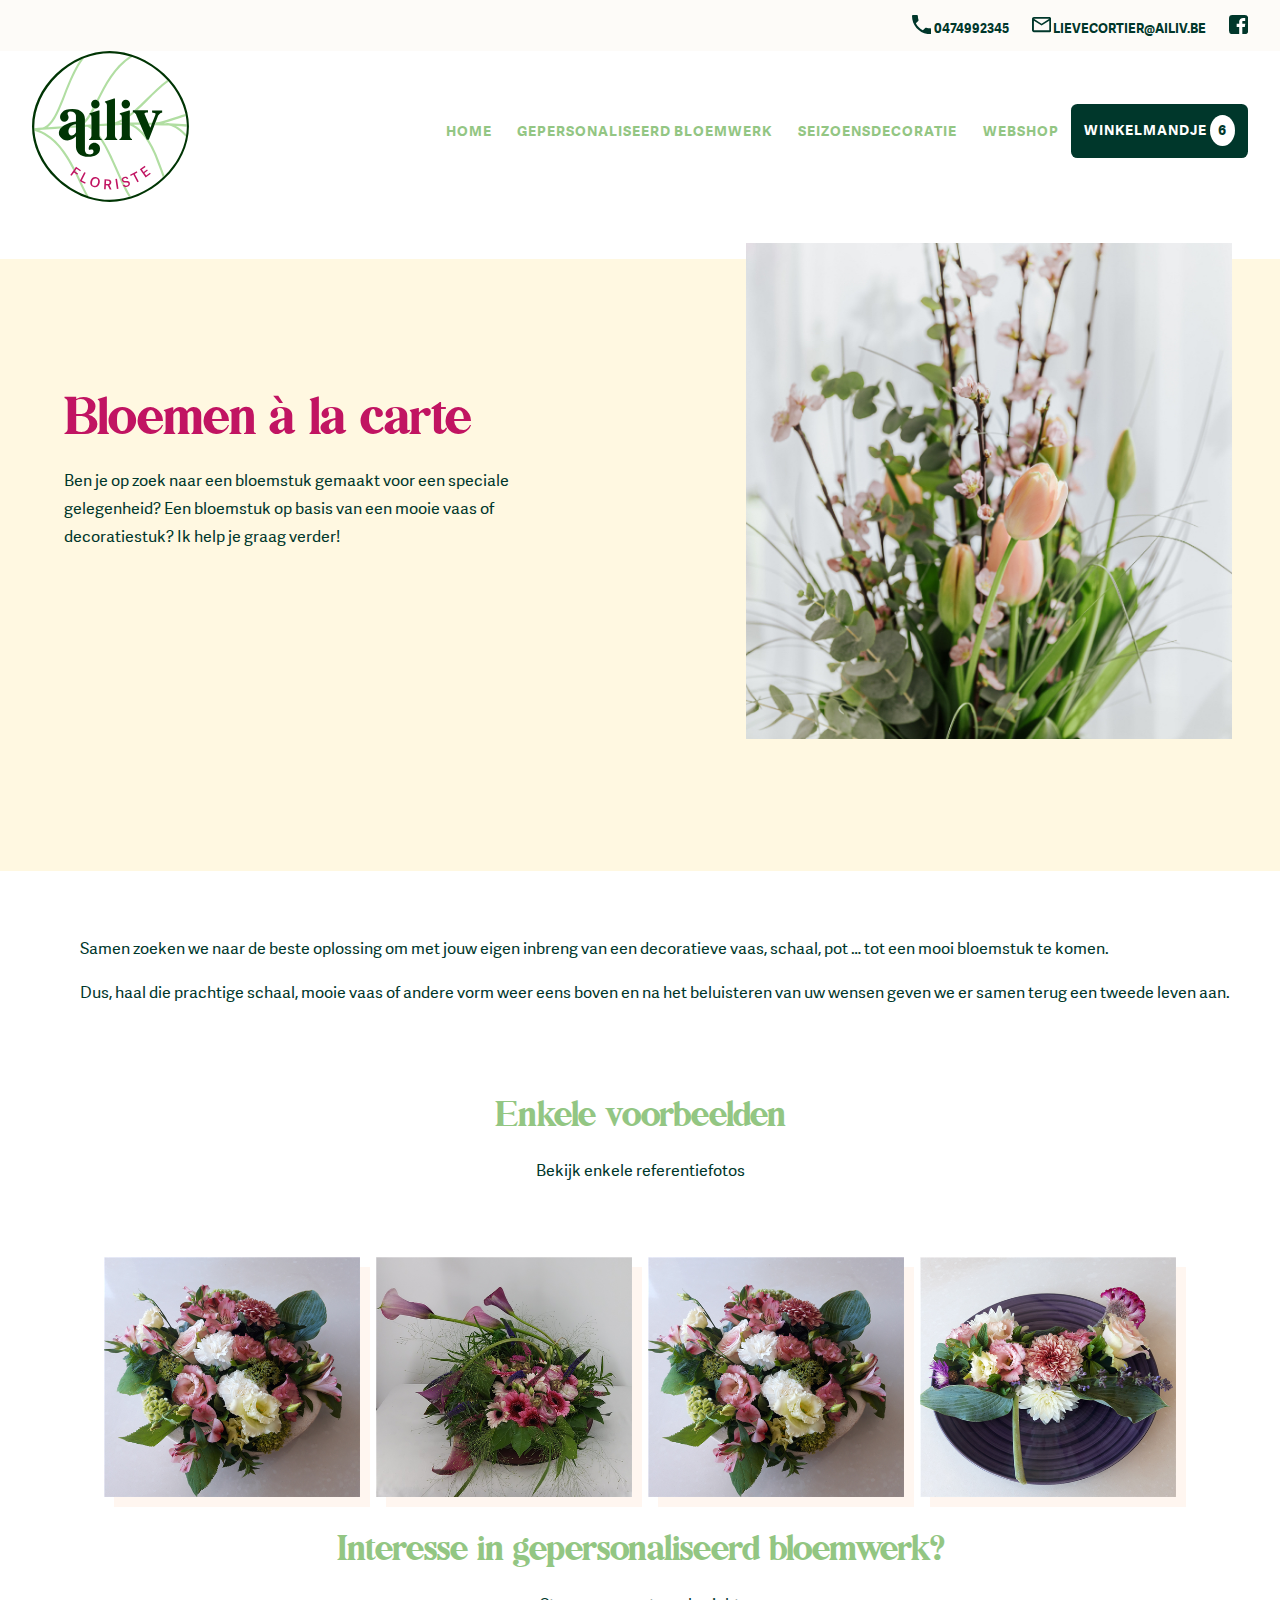
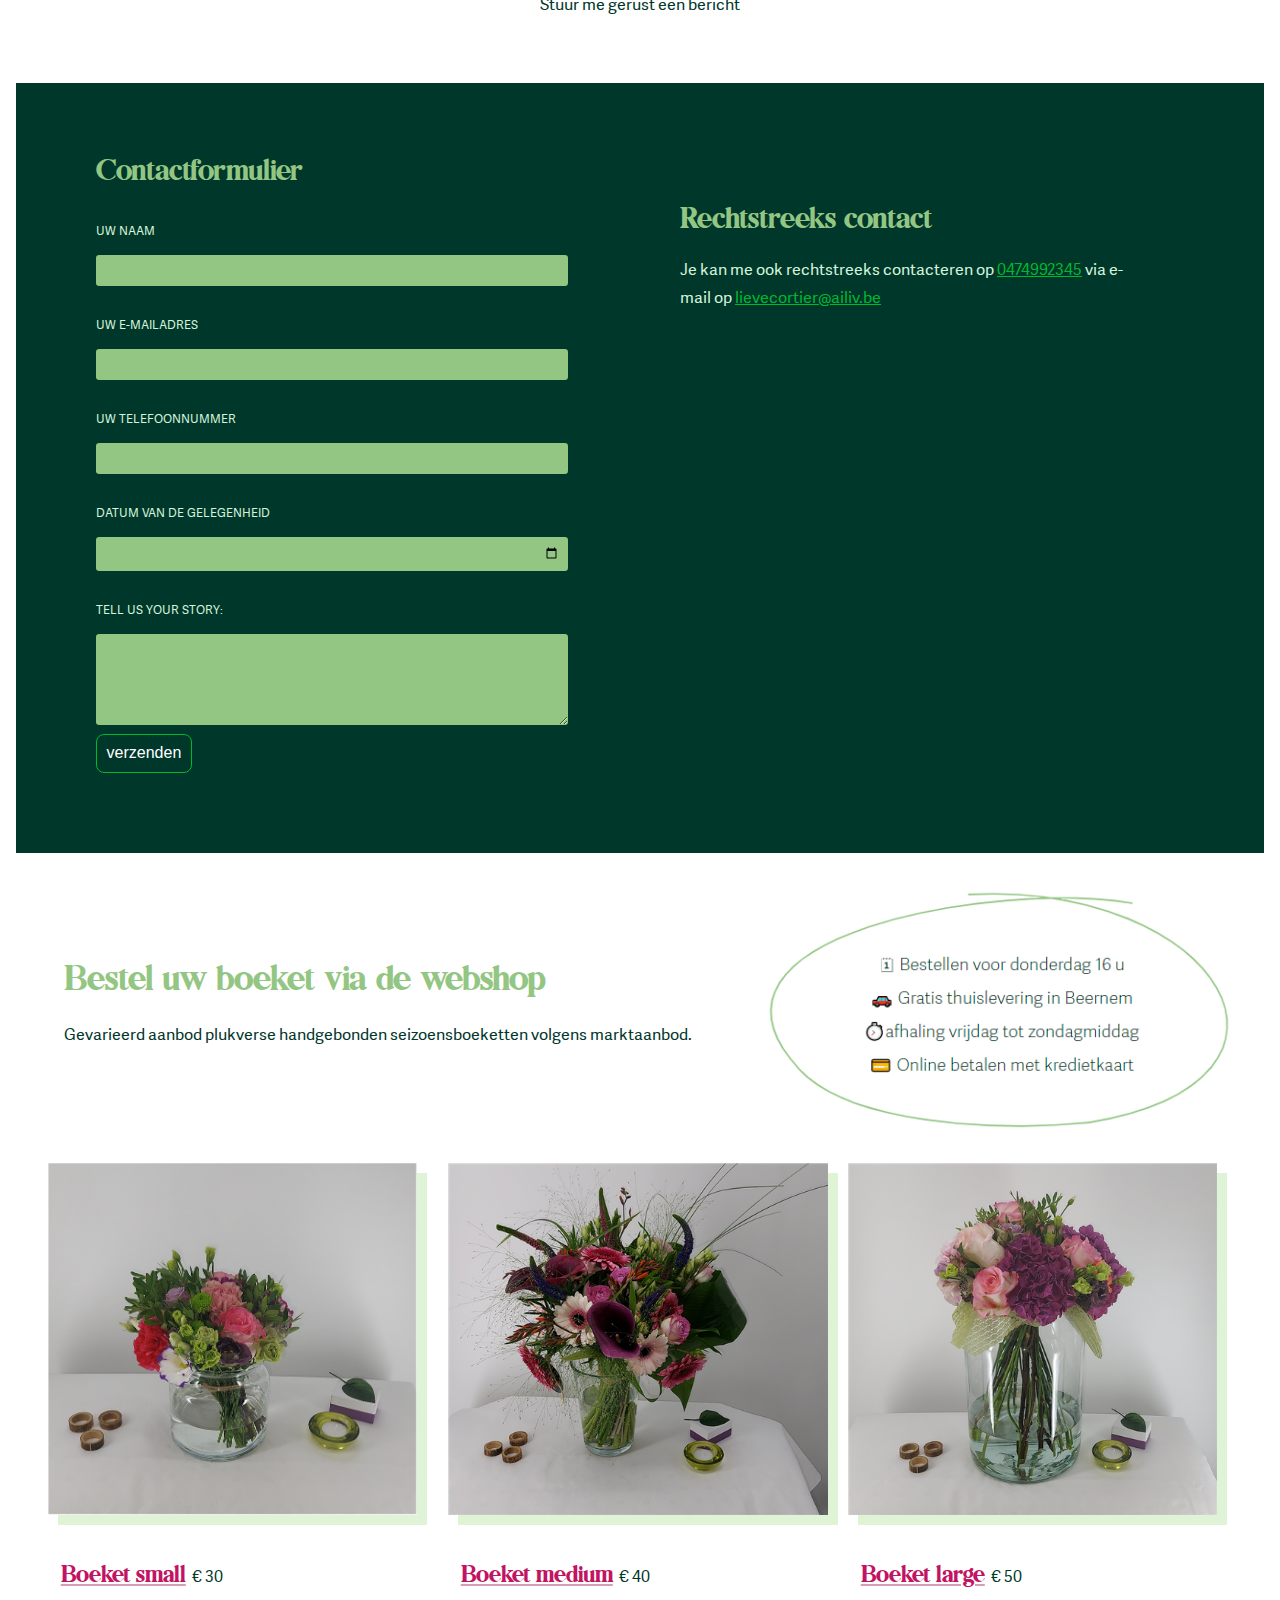
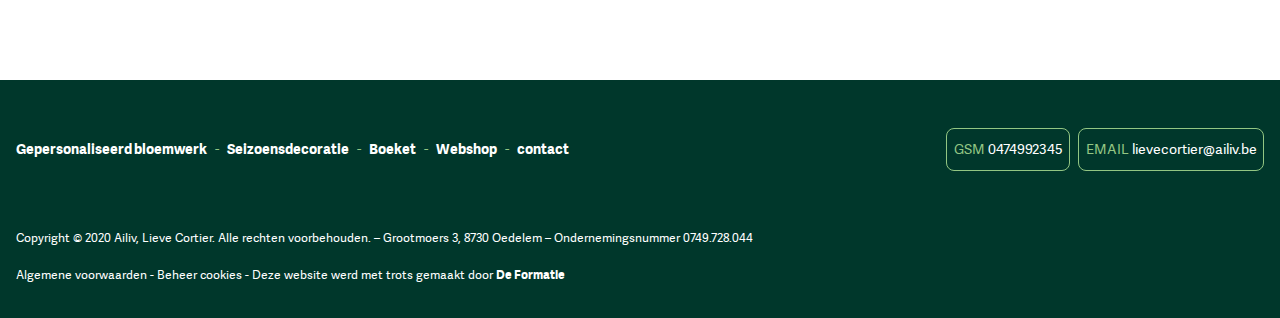
<file: gepersonaliseerd-bloemwerk.html>
<!DOCTYPE html>
<html lang="en">
<head>
	<meta charset="UTF-8">
	<meta name="viewport" content="width=device-width, initial-scale=1.0">
	
	<link rel="apple-touch-icon" sizes="57x57" href="./static/favicon/apple-icon-57x57.png">
	<link rel="apple-touch-icon" sizes="60x60" href="./static/favicon/apple-icon-60x60.png">
	<link rel="apple-touch-icon" sizes="72x72" href="./static/favicon/apple-icon-72x72.png">
	<link rel="apple-touch-icon" sizes="76x76" href="./static/favicon/apple-icon-76x76.png">
	<link rel="apple-touch-icon" sizes="114x114" href="./static/favicon/apple-icon-114x114.png">
	<link rel="apple-touch-icon" sizes="120x120" href="./static/favicon/apple-icon-120x120.png">
	<link rel="apple-touch-icon" sizes="144x144" href="./static/favicon/apple-icon-144x144.png">
	<link rel="apple-touch-icon" sizes="152x152" href="./static/favicon/apple-icon-152x152.png">
	<link rel="apple-touch-icon" sizes="180x180" href="./static/favicon/apple-icon-180x180.png">
	<link rel="icon" type="image/png" sizes="192x192"  href="./static/favicon/android-icon-192x192.png">
	<link rel="icon" type="image/png" sizes="32x32" href="./static/favicon/favicon-32x32.png">
	<link rel="icon" type="image/png" sizes="96x96" href="./static/favicon/favicon-96x96.png">
	<link rel="icon" type="image/png" sizes="16x16" href="./static/favicon/favicon-16x16.png">
	<link rel="manifest" href="/manifest.json">
	<meta name="msapplication-TileColor" content="#ffffff">
	<meta name="msapplication-TileImage" content="/ms-icon-144x144.png">
	<meta name="theme-color" content="#ffffff">
	<link rel="stylesheet" href="./static/css/main.css">
	<title>Ailiv - Floriste Lieve Cortier</title>
</head>
<body>
	<div class="container">
		<button class="arrow"><img src="./static/media/arrow--right.svg" alt="a black arrow"></button>
		<div class="top">
			<ul class="top__links">
				<li><?xml version="1.0" encoding="iso-8859-1"?>
					<!-- Generator: Adobe Illustrator 19.0.0, SVG Export Plug-In . SVG Version: 6.00 Build 0)  -->
					<svg version="1.1" id="Capa_1" xmlns="http://www.w3.org/2000/svg" xmlns:xlink="http://www.w3.org/1999/xlink" x="0px" y="0px" viewBox="0 0 384 384" style="enable-background:new 0 0 384 384;" xml:space="preserve"><g><g><path d="M362.667,266.667c-26.56,0-52.267-4.267-76.16-12.16c-7.36-2.347-15.787-0.64-21.653,5.227l-46.933,47.04 c-60.48-30.72-109.867-80.107-140.587-140.48l46.933-47.147c5.867-5.867,7.573-14.293,5.227-21.653 c-7.893-23.893-12.16-49.6-12.16-76.16C117.333,9.493,107.84,0,96,0H21.333C9.6,0,0,9.493,0,21.333 C0,221.653,162.347,384,362.667,384c11.84,0,21.333-9.493,21.333-21.333V288C384,276.16,374.507,266.667,362.667,266.667z"/></g></g><g></g><g></g><g></g><g></g><g></g><g></g><g></g><g></g><g></g><g></g><g></g><g></g><g></g><g></g><g></g></svg>
					 <a href="tel:+32474992345">0474992345</a></li>
				<li><?xml version="1.0" encoding="iso-8859-1"?><!-- Generator: Adobe Illustrator 19.0.0, SVG Export Plug-In . SVG Version: 6.00 Build 0)  --><svg version="1.1" id="Capa_1" xmlns="http://www.w3.org/2000/svg" xmlns:xlink="http://www.w3.org/1999/xlink" x="0px" y="0px" viewBox="0 0 426.667 426.667" style="enable-background:new 0 0 426.667 426.667;" xml:space="preserve"><g><g><path d="M384,42.667H42.667c-23.573,0-42.453,19.093-42.453,42.667L0,341.333C0,364.907,19.093,384,42.667,384H384 c23.573,0,42.667-19.093,42.667-42.667v-256C426.667,61.76,407.573,42.667,384,42.667z M384,341.333H42.667V128l170.667,106.667 L384,128V341.333z M213.333,192L42.667,85.333H384L213.333,192z"/></g></g><g></g><g></g><g></g><g></g><g></g><g></g><g></g><g></g><g></g><g></g><g></g><g></g><g></g><g></g><g></g></svg><a href="mailto:lievecortier@ailiv.be"> lievecortier@ailiv.be</a></li>
				<li><a href="https://www.facebook.com/aillivbloemen"><?xml version="1.0" ?><svg data-name="1-facebook" id="_1-facebook" viewBox="0 0 64 64" xmlns="http://www.w3.org/2000/svg"><defs><style>.cls-1{fill:#385997;}.cls-2{fill:#fff;}</style></defs><title/><rect class="cls-1" height="64" rx="11.2" ry="11.2" width="64"/><path class="cls-2" d="M54.4,29.6h-10V22c0-1.86,2.14-2,2.8-2H54V9.6H47.2C39.67,9.6,34,14.93,34,22v7.6H25.6V40H34V64H44.4V40h8.4Z"/></svg></a></li>
			</ul>
		</div>
		<nav>
			<div class="logo">
				<a href="index.html"><img src="./static/media/ailiv-logo.svg" alt="logo of ailiv shop"></a>
			</div>
			<ul class="nav__links">
				<li class="navigation"><a href="index.html">Home</a></li>
				<li class="navigation"><a href="gepersonaliseerd-bloemwerk.html">Gepersonaliseerd bloemwerk</a></li>
				<li class="navigation"><a href="seizoensdecoratie.html">Seizoensdecoratie</a></li>
				<li class="navigation"><a href="webshop.html">Webshop</a></li>
				<li ><a class="show__shoppinBag">winkelmandje <span>6</span></a></li>
				<li><button class="burger"><svg xmlns="http://www.w3.org/2000/svg" viewBox="0 0 341.333 341.333"><path class="hamburger__bottom" d="M0 277.333h341.333V320H0z"/><path class="hamburger__middle" d="M0 149.333h341.333V192H0z"/><path class="hamburger__top" d="M0 21.333h341.333V64H0z"/></svg></button></li>
			</ul>
			<ul class="nav__links--side">
				<li class=""><a href="index.html">Home</a></li>
				<li class=""><a href="gepersonaliseerd-bloemwerk.html">Gepersonaliseerd bloemwerk</a></li>
				<li class=""><a href="seizoensdecoratie.html">Seizoensdecoratie</a></li>
				<!-- <li class="navigation"><a href="boeket.html">Boeket</a></li> -->
				<li class=""><a href="webshop.html">Webshop</a></li>
			</ul>
		</nav>
		<header class="header_width innerWidth">
			<div class="">
			   <section class="hero "> 
				<div class="hero__text hero__extraTxt">
					<h1>Bloemen à la carte</h1>
					<p>Ben je op zoek naar een bloemstuk gemaakt voor een speciale gelegenheid? Een bloemstuk op basis van een mooie vaas of decoratiestuk? Ik help je graag verder!</p>
				</div>
				<img  class="hero__img hero__extraImg" src="./static/media/bloemwerkopmaat.jpg" alt="pink flowers">
			   </section>
			</div>
		</header>	
		<main>
			<div class="innerWidth">
				<article class="personal__text">
					<div>
						<p>Samen zoeken we naar de beste oplossing om met jouw eigen inbreng van een decoratieve vaas, schaal, pot … tot een mooi bloemstuk te komen.</p>
						<p>Dus, haal die prachtige schaal, mooie  vaas of andere vorm weer eens boven en na het beluisteren van uw wensen geven we er samen terug een tweede leven aan.</p>
					</div>
				</article>
				<article class="main__second ">
					<div class="main__second--text">
						<h2>Enkele voorbeelden</h2>
						<p>Bekijk enkele referentiefotos</p>
					</div>
					<div class="main__second--cards">
						<div class="smaller__cards"><a href="#"><img src="./static/media/personal3.png" alt=" top view of multi coloured flowers"></a></div>
						<div class="smaller__cards"><a href="#"><img src="./static/media/personal2.png" alt="side view of multi coloured flowers"></a></div>
						<div class="smaller__cards"><a href="#"><img src="./static/media/personal3.png" alt="top view of multi coloured flowers"></a></div>
						<div class="smaller__cards"><a href="#"><img src="./static/media/personal4.png" alt="top view of multi coloured flowers"></a></div>
					</div>
				</article>
				<article>
					<div class="main__second--text">
						<h2>Interesse in gepersonaliseerd bloemwerk?</h2>
						<p>Stuur me gerust een bericht</p>
					</div>
					<div class="contact__form">
						<div class="the__form">
							<form action="">
								<h3>Contactformulier</h3>
								<label for="name">uw naam</label>
								<input type="text" id="name" name="user_name" required >
								<label for="email">uw e-mailadres</label>
								<input type="email" id="email" name="user_email" required>
								<label for="phone">uw telefoonnummer</label>
								<input type="tel" id="phone" name="user_phone" required >
								<label for="start">datum van de gelegenheid</label>
								<input type="date" id="start" name="date-send">
								<label for="info">Tell us your story:</label>
								<textarea id="info" name="message" rows="5" cols="33"></textarea>
								<button type="submit">verzenden</button>
							</form>
						</div>
						<div class="form__text">
							<h3>Rechtstreeks contact</h3>
							<p>Je kan me ook rechtstreeks contacteren op <a href="tel:+32474992345">0474992345</a> via e-mail op <a href="mailto:lievecortier@ailiv.be">lievecortier@ailiv.be</a></p> 
						</div>
					</div>
				</article>
				<section class="main__webshop">
					<article class="main__webshop--inner ">
						<div class="main__webshop--text">
							<h2>Bestel uw boeket via de webshop</h2>
							<p>Gevarieerd aanbod plukverse handgebonden seizoensboeketten volgens marktaanbod.</p>
						</div>
						<div class="main__webshop--img">
							<img src="./static/media/contact.png" alt="an uneven green shape in is the contact delivery details of ailiv flower shop">
						</div>
					</article>
					<article class="webshop">
						<div class="webshop--cards main__second--cards"></div>
					</article>
				</section>
			</div>
		</main>
		<div class="shoppingCart">
			<div class="checkout__header"><h4>uw winkelmandje</h4><button class="btn__closing--cart">X</button></div>
			<div class="checkout__flower">
				<div class="flower__img--info ">
					<div class="checkout__img">
						<img src="./static/media/boeket_small.png" alt="a glass vase with a small bouquet">
					</div>
					<div class="checkout__flower--info">
						<h5>small</h5>
						<p class="flower__price--darker">€37</p>  
						<ul>
							<li>Kleur: Wit</li>
							<li>Vaas bijbestellen: Ja</li>
							<li>Bindwijze: Kortgebonden stelen</li>
						</ul>
						<a>verwijderen</a> 
					</div>
				</div>
				<div class="checkout__flower--price "><p class="checkout__flower--number">1</p></div>
			</div>
			<div class="checkout__flower">
				<div class="flower__img--info ">
					<div class="checkout__img">
						<img src="./static/media/boeket_medium.png" alt="a glass vase with a medium bouquet">
					</div>
					<div class="checkout__flower--info">
						<h5>Medium</h5>
						<p class="flower__price--darker">€80</p>  
						<ul>
							<li>Kleur: Wit</li>
							<li>Vaas bijbestellen: Nee</li>
							<li>Bindwijze: Kortgebonden stelen</li>
						</ul>
						<a>verwijderen</a> 
					</div>
				</div>
				<div class="checkout__flower--price "><p class="checkout__flower--number">2</p></div>
			</div>
			<div class="checkout__flower">
				<div class="flower__img--info ">
					<div class="checkout__img">
						<img src="./static/media/boeket_large.png" alt="a glass vase with a large bouquet">
					</div>
					<div class="checkout__flower--info">
						<h5>large</h5>
						<p class="flower__price--darker">€150</p>  
						<ul>
							<li>Kleur: Wit</li>
							<li>Vaas bijbestellen: Nee</li>
							<li>Bindwijze: Kortgebonden stelen</li>
						</ul>
						<a>verwijderen</a> 
					</div>
				</div>
				<div class="checkout__flower--price "><p class="checkout__flower--number">3</p></div>
			</div>
			<div class="checkout__info--last checkout__boaderTop">
				<p>Subtotaal</p><p>€ 267</p>
			</div>
			 <a class="btn__cart--checkout" href="checkout.html"> naar betalen</a></div>
		</div>
		<footer>
			<div class="footer innerWidth">
				<article class="footer__top">
					<ul class="footer__links--top">
						<li class="links__top"><a href="gepersonaliseerd-bloemwerk.html">Gepersonaliseerd bloemwerk</a></li><span>-</span>
						<li class="links__top"><a href="seizoensdecoratie.html">Seizoensdecoratie</a></li><span>-</span>
						<li class="links__top"><a href="boeket.html">Boeket</a></li><span>-</span>
						<li class="links__top"><a href="webshop.html">Webshop</a></li><span>-</span>
						<li class="links__top"><a href="#">contact</a></li>
					</ul>
					<ul class="footer__links--bottom">
						<li><a href="tel:+32474992345"><span>GSM</span> 0474992345</a></li>
						<li><a href="mailto:lievecortier@ailiv.be"><span>EMAIL</span> lievecortier@ailiv.be</a></li>
					</ul>
				</article>
				<article class="footer__bottom">
					<p>Copyright © 2020 Ailiv, Lieve Cortier. Alle rechten voorbehouden. – Grootmoers 3, 8730 Oedelem – Ondernemingsnummer 0749.728.044</p>
					<p><a href="#">Algemene voorwaarden</a> - <a href="#"> Beheer cookies</a> - Deze website werd met trots gemaakt door <span class="formation"><a href="#">De Formatie</a></span></p>
				</article>
			</div>
		</footer>
		</div>
	<script src="./static/js/data.js"></script>
	<script src="./static/js/main.js"></script>
</body>
</html>
</file>
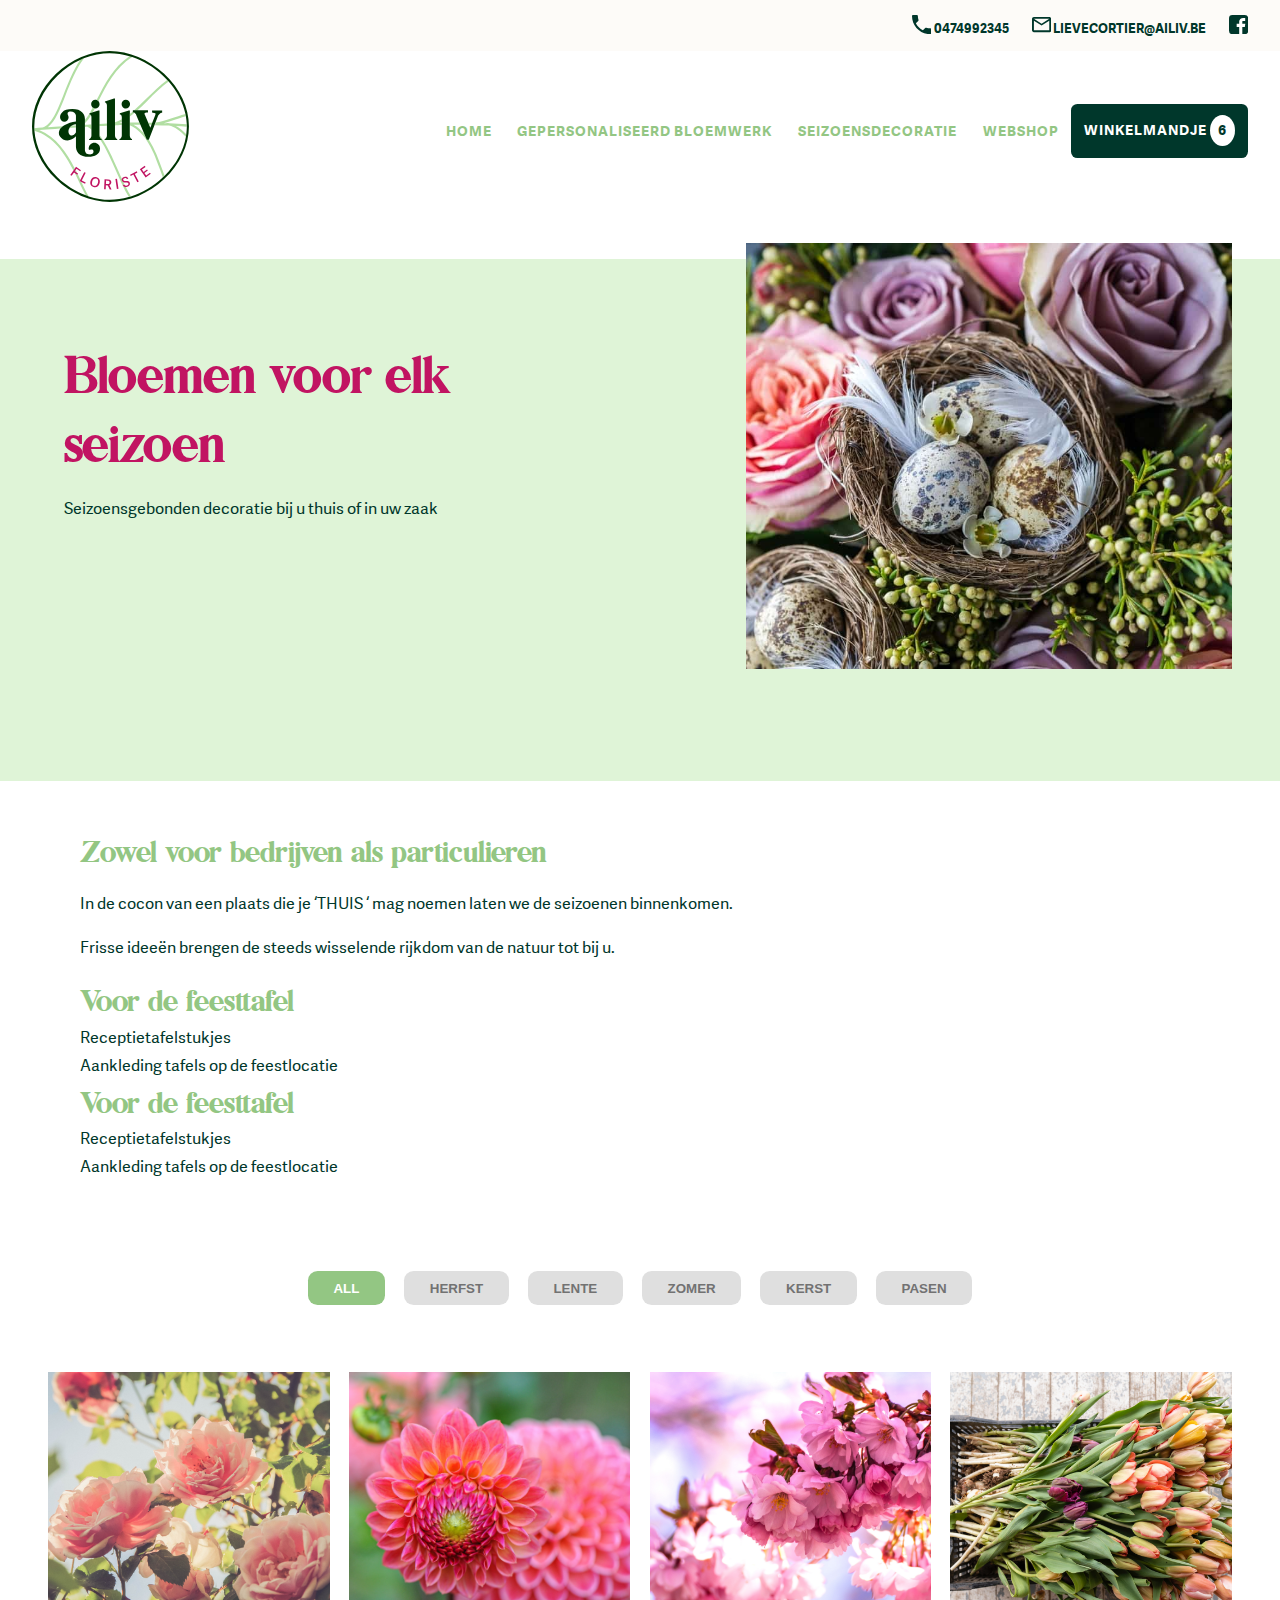
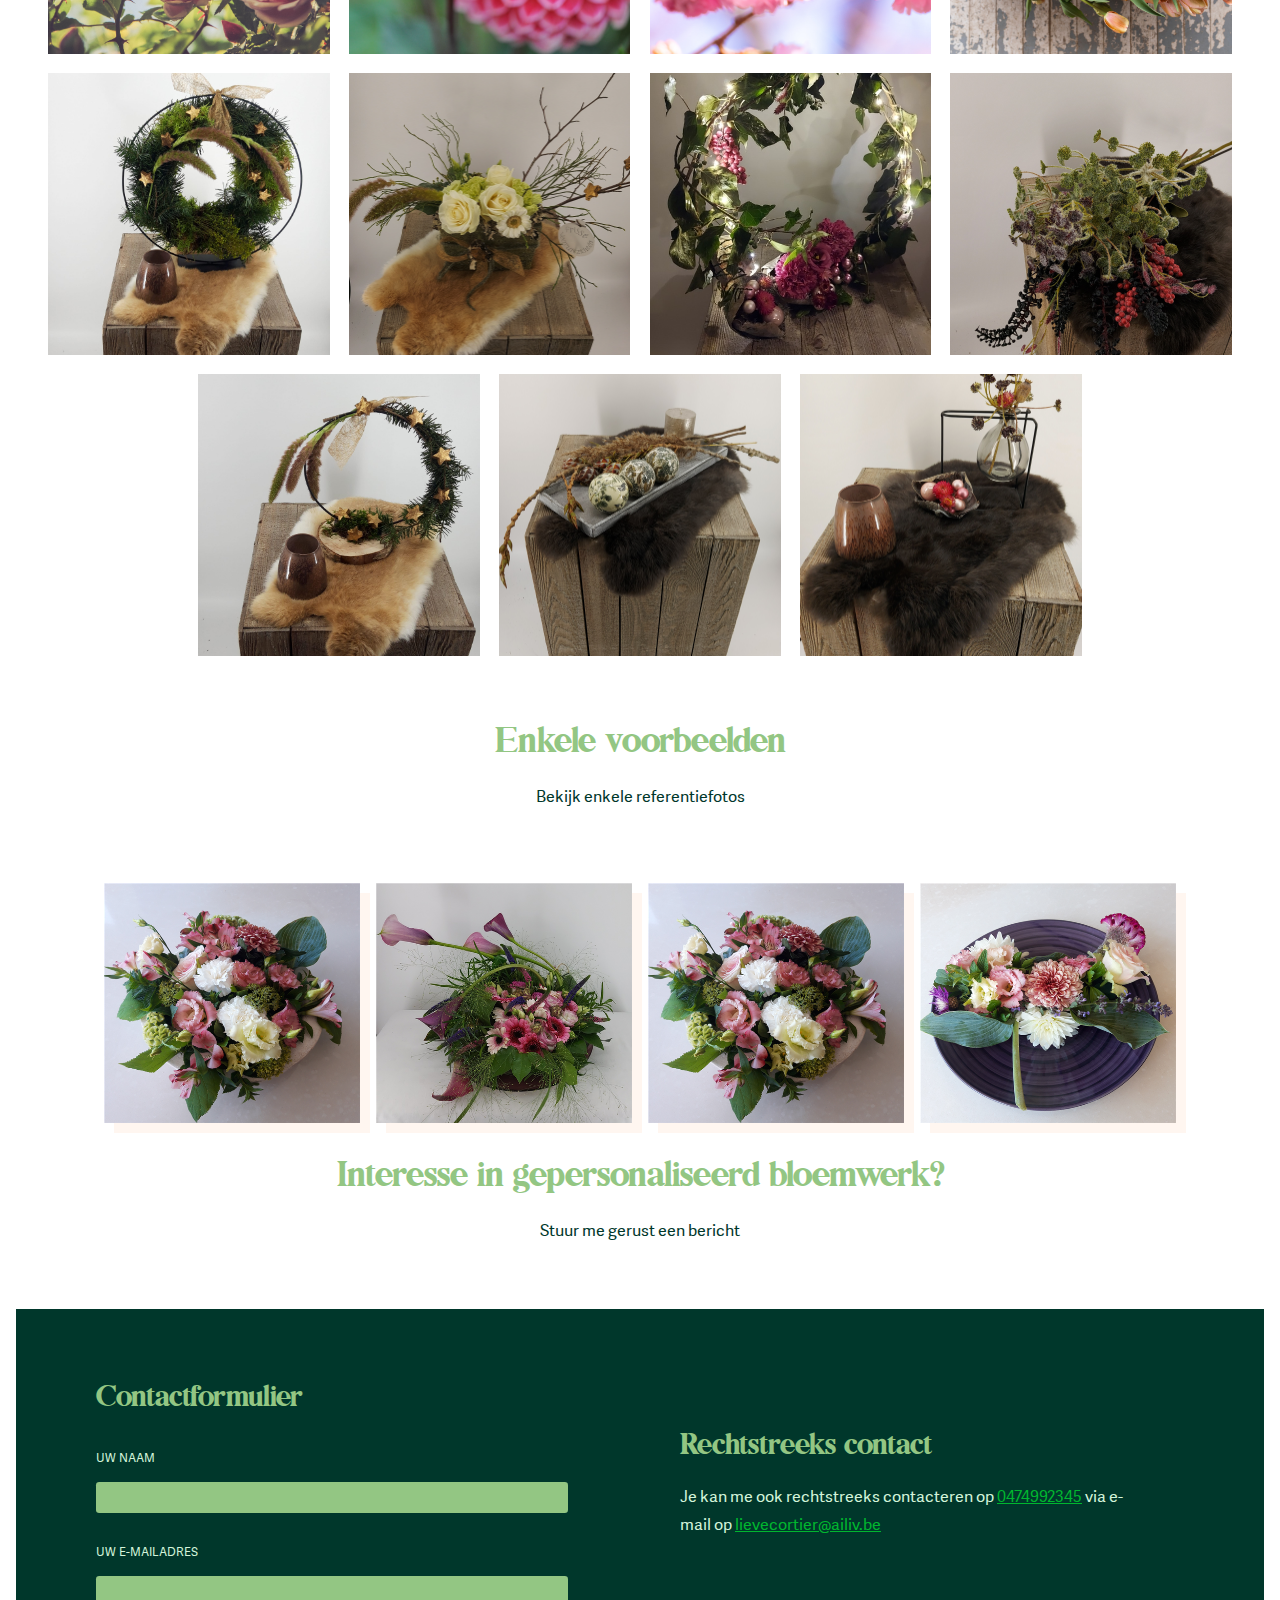
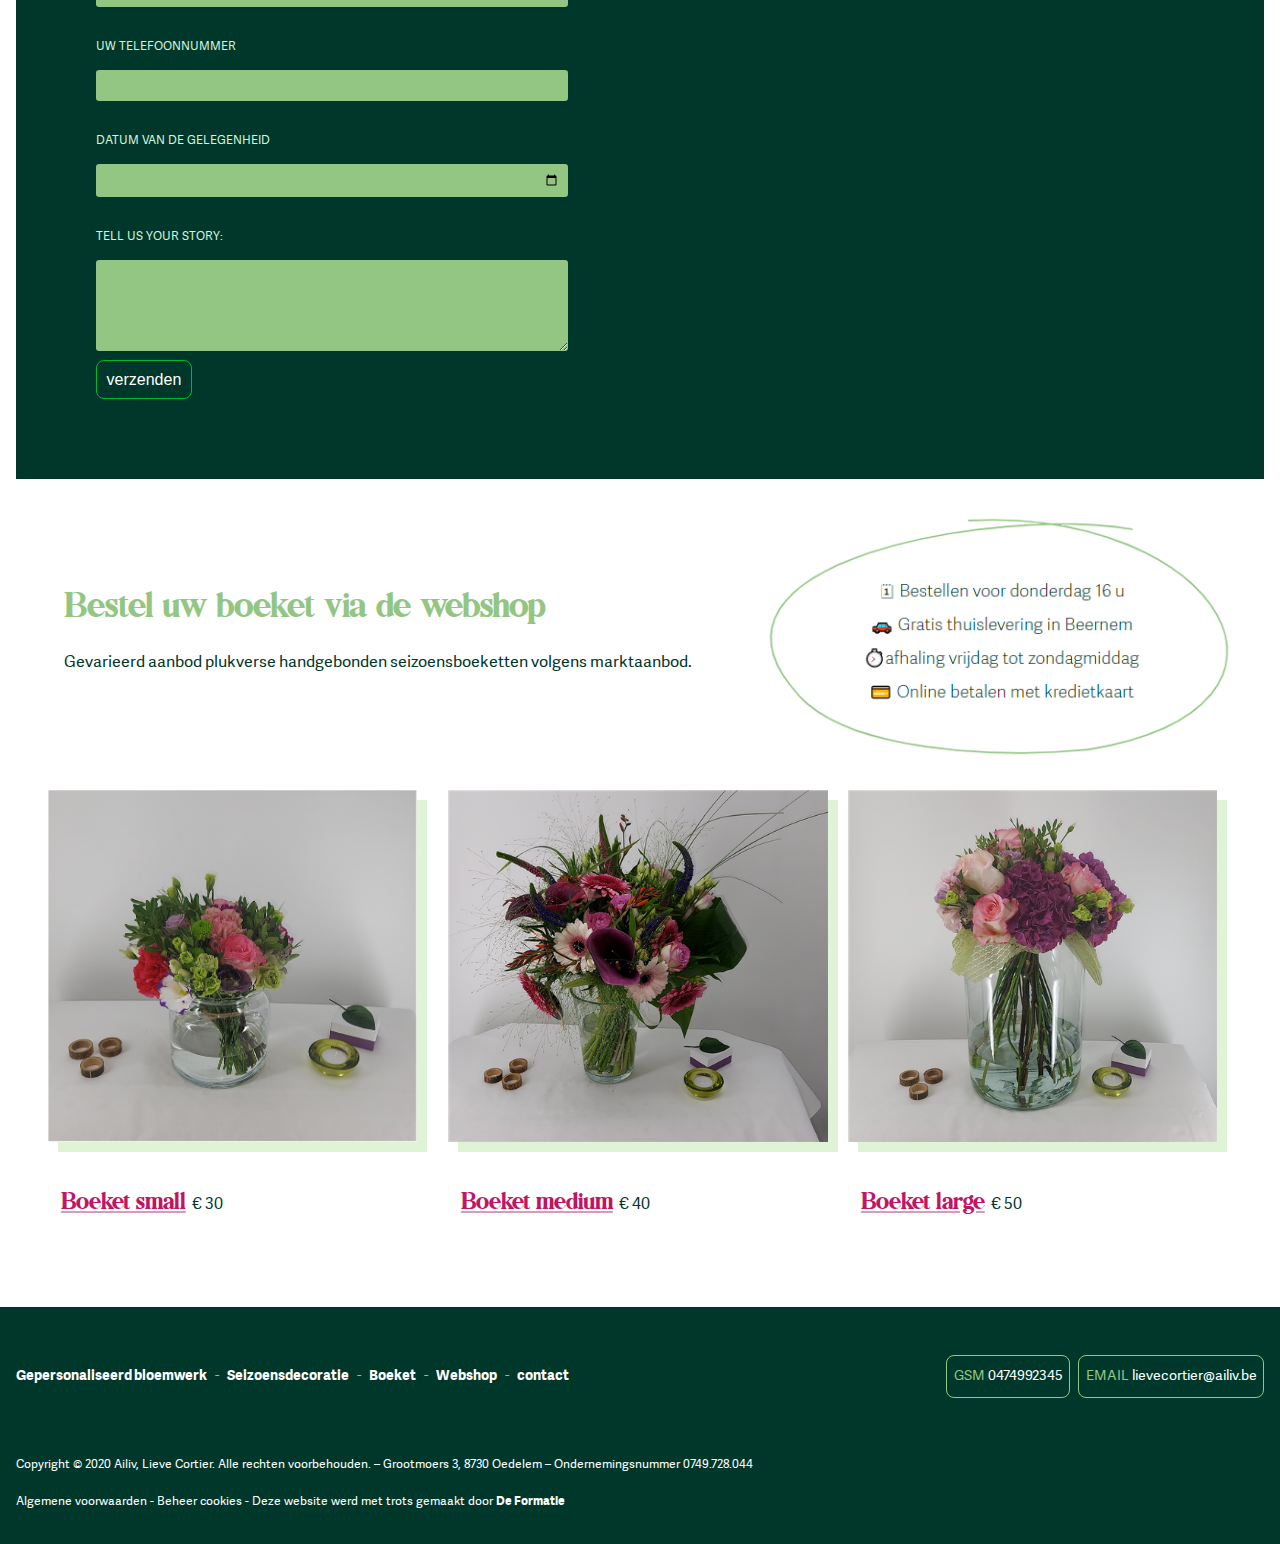
<file: seizoensdecoratie.html>
<!DOCTYPE html>
<html lang="en">
<head>
	<meta charset="UTF-8">
	<meta name="viewport" content="width=device-width, initial-scale=1.0">
	
	<link rel="apple-touch-icon" sizes="57x57" href="./static/favicon/apple-icon-57x57.png">
	<link rel="apple-touch-icon" sizes="60x60" href="./static/favicon/apple-icon-60x60.png">
	<link rel="apple-touch-icon" sizes="72x72" href="./static/favicon/apple-icon-72x72.png">
	<link rel="apple-touch-icon" sizes="76x76" href="./static/favicon/apple-icon-76x76.png">
	<link rel="apple-touch-icon" sizes="114x114" href="./static/favicon/apple-icon-114x114.png">
	<link rel="apple-touch-icon" sizes="120x120" href="./static/favicon/apple-icon-120x120.png">
	<link rel="apple-touch-icon" sizes="144x144" href="./static/favicon/apple-icon-144x144.png">
	<link rel="apple-touch-icon" sizes="152x152" href="./static/favicon/apple-icon-152x152.png">
	<link rel="apple-touch-icon" sizes="180x180" href="./static/favicon/apple-icon-180x180.png">
	<link rel="icon" type="image/png" sizes="192x192"  href="./static/favicon/android-icon-192x192.png">
	<link rel="icon" type="image/png" sizes="32x32" href="./static/favicon/favicon-32x32.png">
	<link rel="icon" type="image/png" sizes="96x96" href="./static/favicon/favicon-96x96.png">
	<link rel="icon" type="image/png" sizes="16x16" href="./static/favicon/favicon-16x16.png">
	<link rel="manifest" href="/manifest.json">
	<link rel="stylesheet" href="./static/css/main.css">
	<title>Ailiv - Floriste Lieve Cortier</title>
</head>
<body>
	<div class="container">
		<button class="arrow"><img src="./static/media/arrow--right.svg" alt="a black arrow"></button>
		<div class="top">
			<ul class="top__links">
				<li><?xml version="1.0" encoding="iso-8859-1"?>
					<!-- Generator: Adobe Illustrator 19.0.0, SVG Export Plug-In . SVG Version: 6.00 Build 0)  -->
					<svg version="1.1" id="Capa_1" xmlns="http://www.w3.org/2000/svg" xmlns:xlink="http://www.w3.org/1999/xlink" x="0px" y="0px" viewBox="0 0 384 384" style="enable-background:new 0 0 384 384;" xml:space="preserve"><g><g><path d="M362.667,266.667c-26.56,0-52.267-4.267-76.16-12.16c-7.36-2.347-15.787-0.64-21.653,5.227l-46.933,47.04 c-60.48-30.72-109.867-80.107-140.587-140.48l46.933-47.147c5.867-5.867,7.573-14.293,5.227-21.653 c-7.893-23.893-12.16-49.6-12.16-76.16C117.333,9.493,107.84,0,96,0H21.333C9.6,0,0,9.493,0,21.333 C0,221.653,162.347,384,362.667,384c11.84,0,21.333-9.493,21.333-21.333V288C384,276.16,374.507,266.667,362.667,266.667z"/></g></g><g></g><g></g><g></g><g></g><g></g><g></g><g></g><g></g><g></g><g></g><g></g><g></g><g></g><g></g><g></g></svg>
					 <a href="tel:+32474992345">0474992345</a></li>
				<li><?xml version="1.0" encoding="iso-8859-1"?><!-- Generator: Adobe Illustrator 19.0.0, SVG Export Plug-In . SVG Version: 6.00 Build 0)  --><svg version="1.1" id="Capa_1" xmlns="http://www.w3.org/2000/svg" xmlns:xlink="http://www.w3.org/1999/xlink" x="0px" y="0px" viewBox="0 0 426.667 426.667" style="enable-background:new 0 0 426.667 426.667;" xml:space="preserve"><g><g><path d="M384,42.667H42.667c-23.573,0-42.453,19.093-42.453,42.667L0,341.333C0,364.907,19.093,384,42.667,384H384 c23.573,0,42.667-19.093,42.667-42.667v-256C426.667,61.76,407.573,42.667,384,42.667z M384,341.333H42.667V128l170.667,106.667 L384,128V341.333z M213.333,192L42.667,85.333H384L213.333,192z"/></g></g><g></g><g></g><g></g><g></g><g></g><g></g><g></g><g></g><g></g><g></g><g></g><g></g><g></g><g></g><g></g></svg><a href="mailto:lievecortier@ailiv.be"> lievecortier@ailiv.be</a></li>
				<li><a href="https://www.facebook.com/aillivbloemen"><?xml version="1.0" ?><svg data-name="1-facebook" id="_1-facebook" viewBox="0 0 64 64" xmlns="http://www.w3.org/2000/svg"><defs><style>.cls-1{fill:#385997;}.cls-2{fill:#fff;}</style></defs><title/><rect class="cls-1" height="64" rx="11.2" ry="11.2" width="64"/><path class="cls-2" d="M54.4,29.6h-10V22c0-1.86,2.14-2,2.8-2H54V9.6H47.2C39.67,9.6,34,14.93,34,22v7.6H25.6V40H34V64H44.4V40h8.4Z"/></svg></a></li>
			</ul>
		</div>
		<nav>
			<div class="logo">
				<a href="index.html"><img src="./static/media/ailiv-logo.svg" alt="logo of ailiv shop"></a>
			</div>
			<ul class="nav__links">
				<li class="navigation"><a href="index.html">Home</a></li>
				<li class="navigation"><a href="gepersonaliseerd-bloemwerk.html">Gepersonaliseerd bloemwerk</a></li>
				<li class="navigation"><a href="seizoensdecoratie.html">Seizoensdecoratie</a></li>
				<li class="navigation"><a href="webshop.html">Webshop</a></li>
				<li ><a class="show__shoppinBag">winkelmandje <span>6</span></a></li>
				<li><button class="burger"><svg xmlns="http://www.w3.org/2000/svg" viewBox="0 0 341.333 341.333"><path class="hamburger__bottom" d="M0 277.333h341.333V320H0z"/><path class="hamburger__middle" d="M0 149.333h341.333V192H0z"/><path class="hamburger__top" d="M0 21.333h341.333V64H0z"/></svg></button></li>
			</ul>
			<ul class="nav__links--side">
				<li class=""><a href="index.html">Home</a></li>
				<li class=""><a href="gepersonaliseerd-bloemwerk.html">Gepersonaliseerd bloemwerk</a></li>
				<li class=""><a href="seizoensdecoratie.html">Seizoensdecoratie</a></li>
				<!-- <li class="navigation"><a href="boeket.html">Boeket</a></li> -->
				<li class=""><a href="webshop.html">Webshop</a></li>
			</ul>
		</nav>	
		<header class="header_width innerWidth header_height ">
			<div class="">
			   <section class="hero "> 
				<div class="hero__text hero__extraTxt">
					<h1>Bloemen voor elk seizoen</h1>
					<p>Seizoensgebonden decoratie bij u thuis of in uw zaak</p>
				</div>
				<img  class="hero__img hero__extraImg" src="./static/media/seizoensdecoratie.jpeg" alt="flowers with a nest with eggs in it">
			   </section>
			</div>
		</header>	
		<main>
			<div class="innerWidth">
				<article class="personal__text">
					<div>
						<h3>Zowel voor bedrijven als particulieren</h3>
						<p>In de cocon van een plaats die je ‘THUIS ‘ mag noemen laten we de seizoenen binnenkomen.</p>
						<p>Frisse ideeën brengen de steeds wisselende rijkdom van de natuur tot bij u.</p>
					</div>
					<div>
						<h3>Voor de feesttafel</h3>
						<ul>
							<li>Receptietafelstukjes</li>
							<li>Aankleding tafels op de feestlocatie</li>
						</ul>
					</div>
					<div>
						<h3>Voor de feesttafel</h3>
						<ul>
							<li>Receptietafelstukjes</li>
							<li>Aankleding tafels op de feestlocatie</li>
						</ul>
					</div>
				</article>
				<article class="flower__container">
					<div class="category">
						<button class="active">All</button>
						<button>Herfst</button>
						<button>Lente</button>
						<button>Zomer</button>
						<button>Kerst</button>
						<button>Pasen</button>
					</div>
					<div class="season">
						<div class="flowerBox" data-att="zomer"> <img src="./static/media/zomer.jpg" alt="flowers for summer season"> </div>
						<div class="flowerBox" data-att="herfst"> <img src="./static/media/herfts.jpg" alt="flowers for autoum season"> </div>
						<div class="flowerBox" data-att="lente"> <img src="./static/media/lente.jpg" alt="flowers for spring season"> </div>
						<div class="flowerBox" data-att="pasen"> <img src="./static/media/pasen.jpg" alt="flowers for easter season"> </div>
						<div class="flowerBox" data-att="kerst"> <img src="./static/media/kerst1.jpg" alt="flower decoration for christmas"> </div>
						<div class="flowerBox" data-att="kerst"> <img src="./static/media/kerst2.jpg" alt="flower decoration for christmas"> </div>
						<div class="flowerBox" data-att="kerst"> <img src="./static/media/kerst3.jpg" alt="flower decoration for christmas"> </div>
						<div class="flowerBox" data-att="kerst"> <img src="./static/media/kerst4.jpg" alt="flower decoration for christmas"></div>
						<div class="flowerBox" data-att="kerst"> <img src="./static/media/kerst5.jpg" alt="flower decoration for christmas"> </div>
						<div class="flowerBox" data-att="kerst"> <img src="./static/media/kerst6.jpg" alt="flower decoration for christmas"> </div>
						<div class="flowerBox" data-att="kerst"> <img src="./static/media/kerst7.jpg" alt="flower decoration for christmas"></div>
					</div>
				</article>
				<article class="main__second ">
					<div class="main__second--text">
						<h2>Enkele voorbeelden</h2>
						<p>Bekijk enkele referentiefotos</p>
					</div>
					<div class="main__second--cards">
						<div class="smaller__cards"><a href="#"><img src="./static/media/personal3.png" alt="top view of multi coloured flowers"></a></div>
						<div class="smaller__cards"><a href="#"><img src="./static/media/personal2.png" alt="side view of multi coloured flowers"></a></div>
						<div class="smaller__cards"><a href="#"><img src="./static/media/personal3.png" alt="top view of multi coloured flowers"></a></div>
						<div class="smaller__cards"><a href="#"><img src="./static/media/personal4.png" alt="top view of multi coloured flowers"></a></div>
					</div>
				</article>
				<article>
					<div class="main__second--text">
						<h2>Interesse in gepersonaliseerd bloemwerk?</h2>
						<p>Stuur me gerust een bericht</p>
					</div>
					<div class="contact__form">
						<div class="the__form">
							<form action="">
								<h3>Contactformulier</h3>
								<label for="name">uw naam</label>
								<input type="text" id="name" name="user_name" required >
								<label for="email">uw e-mailadres</label>
								<input type="email" id="email" name="user_email" required>
								<label for="phone">uw telefoonnummer</label>
								<input type="tel" id="phone" name="user_phone" required >
								<label for="start">datum van de gelegenheid</label>
								<input type="date" id="start" name="date-send">
								<label for="info">Tell us your story:</label>
								<textarea id="info" name="message" rows="5" cols="33"></textarea>
								<button type="submit">verzenden</button>
							</form>
						</div>
						<div class="form__text">
							<h3>Rechtstreeks contact</h3>
							<p>Je kan me ook rechtstreeks contacteren op <a href="tel:+32474992345">0474992345</a> via e-mail op <a href="mailto:lievecortier@ailiv.be">lievecortier@ailiv.be</a></p> 
						</div>
					</div>
				</article>
				<section class="main__webshop">
					<article class="main__webshop--inner ">
						<div class="main__webshop--text">
							<h2>Bestel uw boeket via de webshop</h2>
							<p>Gevarieerd aanbod plukverse handgebonden seizoensboeketten volgens marktaanbod.</p>
						</div>
						<div class="main__webshop--img">
							<img src="./static/media/contact.png" alt="an uneven green shape in is the contact delivery details of ailiv flower shop">
						</div>
					</article>
					<article class="webshop">
						<div class="webshop--cards main__second--cards"></div>
					</article>
				</section>
			</div>
		</main>
		<div class="shoppingCart">
			<div class="checkout__header"><h4>uw winkelmandje</h4><button class="btn__closing--cart">X</button></div>
			<div class="checkout__flower">
				<div class="flower__img--info ">
					<div class="checkout__img">
						<img src="./static/media/boeket_small.png" alt="a glass vase with a small bouquet">
					</div>
					<div class="checkout__flower--info">
						<h5>small</h5>
						<p class="flower__price--darker">€37</p>  
						<ul>
							<li>Kleur: Wit</li>
							<li>Vaas bijbestellen: Ja</li>
							<li>Bindwijze: Kortgebonden stelen</li>
						</ul>
						<a>verwijderen</a> 
					</div>
				</div>
				<div class="checkout__flower--price "><p class="checkout__flower--number">1</p></div>
			</div>
			<div class="checkout__flower">
				<div class="flower__img--info ">
					<div class="checkout__img">
						<img src="./static/media/boeket_medium.png" alt="a glass vase with a medium bouquet">
					</div>
					<div class="checkout__flower--info">
						<h5>Medium</h5>
						<p class="flower__price--darker">€80</p>  
						<ul>
							<li>Kleur: Wit</li>
							<li>Vaas bijbestellen: Nee</li>
							<li>Bindwijze: Kortgebonden stelen</li>
						</ul>
						<a>verwijderen</a> 
					</div>
				</div>
				<div class="checkout__flower--price "><p class="checkout__flower--number">2</p></div>
			</div>
			<div class="checkout__flower">
				<div class="flower__img--info ">
					<div class="checkout__img">
						<img src="./static/media/boeket_large.png" alt="a glass vase with a large bouquet">
					</div>
					<div class="checkout__flower--info">
						<h5>large</h5>
						<p class="flower__price--darker">€150</p>  
						<ul>
							<li>Kleur: Wit</li>
							<li>Vaas bijbestellen: Nee</li>
							<li>Bindwijze: Kortgebonden stelen</li>
						</ul>
						<a>verwijderen</a> 
					</div>
				</div>
				<div class="checkout__flower--price "><p class="checkout__flower--number">3</p></div>
			</div>
			<div class="checkout__info--last checkout__boaderTop">
				<p>Subtotaal</p><p>€ 267</p>
			</div>
			 <a class="btn__cart--checkout" href="checkout.html"> naar betalen</a></div>
		</div>
		<footer>
			<div class="footer innerWidth">
				<article class="footer__top">
					<ul class="footer__links--top">
						<li class="links__top"><a href="gepersonaliseerd-bloemwerk.html">Gepersonaliseerd bloemwerk</a></li><span>-</span>
						<li class="links__top"><a href="seizoensdecoratie.html">Seizoensdecoratie</a></li><span>-</span>
						<li class="links__top"><a href="boeket.html">Boeket</a></li><span>-</span>
						<li class="links__top"><a href="webshop.html">Webshop</a></li><span>-</span>
						<li class="links__top"><a href="#">contact</a></li>
					</ul>
					<ul class="footer__links--bottom">
						<li><a href="tel:+32474992345"><span>GSM</span> 0474992345</a></li>
						<li><a href="mailto:lievecortier@ailiv.be"><span>EMAIL</span> lievecortier@ailiv.be</a></li>
					</ul>
				</article>
				
				<article class="footer__bottom">
					<p>Copyright © 2020 Ailiv, Lieve Cortier. Alle rechten voorbehouden. – Grootmoers 3, 8730 Oedelem – Ondernemingsnummer 0749.728.044</p>
					<p><a href="#">Algemene voorwaarden</a> - <a href="#"> Beheer cookies</a> - Deze website werd met trots gemaakt door <span class="formation"><a href="#">De Formatie</a></span></p>
				</article>
			</div>
		</footer>
		</div>
	<script src="./static/js/data.js"></script>
	<script src="./static/js/main.js"></script>
</body>
</html>
</file>
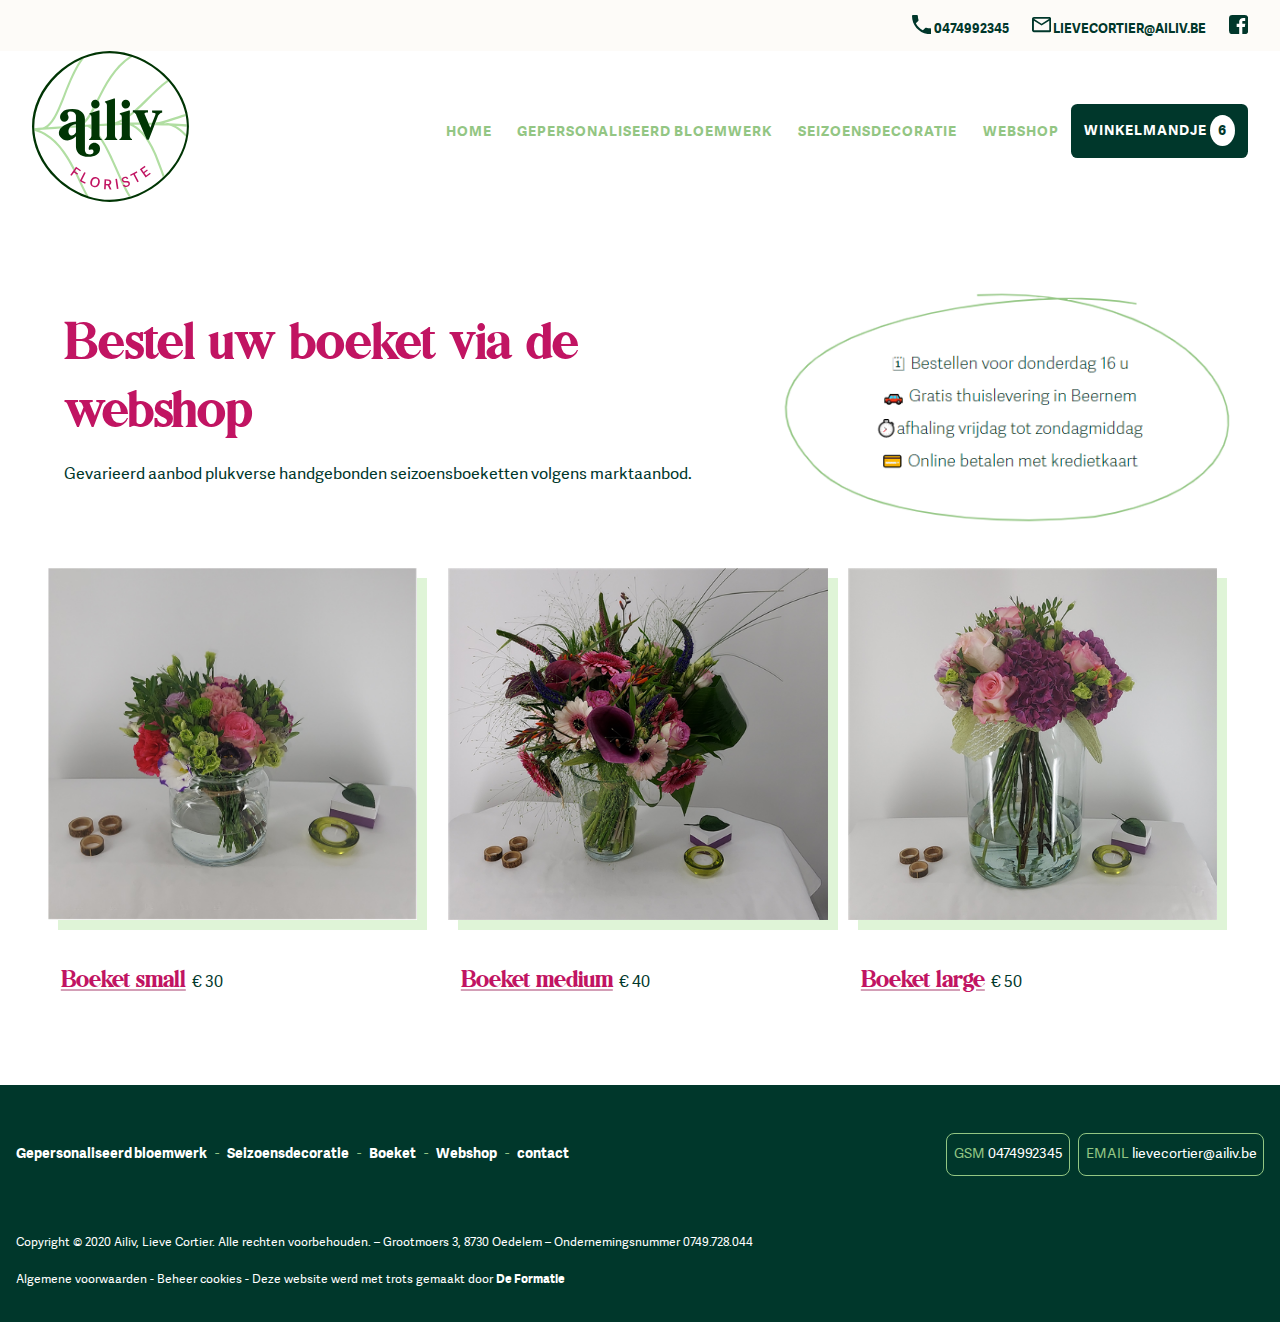
<file: webshop.html>
<!DOCTYPE html>
<html lang="en">
<head>
	<meta charset="UTF-8">
	<meta name="viewport" content="width=device-width, initial-scale=1.0">
	
	<link rel="apple-touch-icon" sizes="57x57" href="./static/favicon/apple-icon-57x57.png">
	<link rel="apple-touch-icon" sizes="60x60" href="./static/favicon/apple-icon-60x60.png">
	<link rel="apple-touch-icon" sizes="72x72" href="./static/favicon/apple-icon-72x72.png">
	<link rel="apple-touch-icon" sizes="76x76" href="./static/favicon/apple-icon-76x76.png">
	<link rel="apple-touch-icon" sizes="114x114" href="./static/favicon/apple-icon-114x114.png">
	<link rel="apple-touch-icon" sizes="120x120" href="./static/favicon/apple-icon-120x120.png">
	<link rel="apple-touch-icon" sizes="144x144" href="./static/favicon/apple-icon-144x144.png">
	<link rel="apple-touch-icon" sizes="152x152" href="./static/favicon/apple-icon-152x152.png">
	<link rel="apple-touch-icon" sizes="180x180" href="./static/favicon/apple-icon-180x180.png">
	<link rel="icon" type="image/png" sizes="192x192"  href="./static/favicon/android-icon-192x192.png">
	<link rel="icon" type="image/png" sizes="32x32" href="./static/favicon/favicon-32x32.png">
	<link rel="icon" type="image/png" sizes="96x96" href="./static/favicon/favicon-96x96.png">
	<link rel="icon" type="image/png" sizes="16x16" href="./static/favicon/favicon-16x16.png">
	<link rel="manifest" href="/manifest.json">
	<link rel="stylesheet" href="./static/css/main.css">
	<title>Ailiv - Floriste Lieve Cortier - webshop</title>
</head>
<body>
	<div class="container">
		<button class="arrow"><img src="./static/media/arrow--right.svg" alt="a black arrow"></button>
		<div class="top">
			<ul class="top__links">
				<li><?xml version="1.0" encoding="iso-8859-1"?>
					<!-- Generator: Adobe Illustrator 19.0.0, SVG Export Plug-In . SVG Version: 6.00 Build 0)  -->
					<svg version="1.1" id="Capa_1" xmlns="http://www.w3.org/2000/svg" xmlns:xlink="http://www.w3.org/1999/xlink" x="0px" y="0px" viewBox="0 0 384 384" style="enable-background:new 0 0 384 384;" xml:space="preserve"><g><g><path d="M362.667,266.667c-26.56,0-52.267-4.267-76.16-12.16c-7.36-2.347-15.787-0.64-21.653,5.227l-46.933,47.04 c-60.48-30.72-109.867-80.107-140.587-140.48l46.933-47.147c5.867-5.867,7.573-14.293,5.227-21.653 c-7.893-23.893-12.16-49.6-12.16-76.16C117.333,9.493,107.84,0,96,0H21.333C9.6,0,0,9.493,0,21.333 C0,221.653,162.347,384,362.667,384c11.84,0,21.333-9.493,21.333-21.333V288C384,276.16,374.507,266.667,362.667,266.667z"/></g></g><g></g><g></g><g></g><g></g><g></g><g></g><g></g><g></g><g></g><g></g><g></g><g></g><g></g><g></g><g></g></svg>
					 <a href="tel:+32474992345">0474992345</a></li>
				<li><?xml version="1.0" encoding="iso-8859-1"?><!-- Generator: Adobe Illustrator 19.0.0, SVG Export Plug-In . SVG Version: 6.00 Build 0)  --><svg version="1.1" id="Capa_1" xmlns="http://www.w3.org/2000/svg" xmlns:xlink="http://www.w3.org/1999/xlink" x="0px" y="0px" viewBox="0 0 426.667 426.667" style="enable-background:new 0 0 426.667 426.667;" xml:space="preserve"><g><g><path d="M384,42.667H42.667c-23.573,0-42.453,19.093-42.453,42.667L0,341.333C0,364.907,19.093,384,42.667,384H384 c23.573,0,42.667-19.093,42.667-42.667v-256C426.667,61.76,407.573,42.667,384,42.667z M384,341.333H42.667V128l170.667,106.667 L384,128V341.333z M213.333,192L42.667,85.333H384L213.333,192z"/></g></g><g></g><g></g><g></g><g></g><g></g><g></g><g></g><g></g><g></g><g></g><g></g><g></g><g></g><g></g><g></g></svg><a href="mailto:lievecortier@ailiv.be"> lievecortier@ailiv.be</a></li>
				<li><a href="https://www.facebook.com/aillivbloemen"><?xml version="1.0" ?><svg data-name="1-facebook" id="_1-facebook" viewBox="0 0 64 64" xmlns="http://www.w3.org/2000/svg"><defs><style>.cls-1{fill:#385997;}.cls-2{fill:#fff;}</style></defs><title/><rect class="cls-1" height="64" rx="11.2" ry="11.2" width="64"/><path class="cls-2" d="M54.4,29.6h-10V22c0-1.86,2.14-2,2.8-2H54V9.6H47.2C39.67,9.6,34,14.93,34,22v7.6H25.6V40H34V64H44.4V40h8.4Z"/></svg></a></li>
			</ul>
		</div>
		<nav>
			<div class="logo">
				<a href="index.html"><img src="./static/media/ailiv-logo.svg" alt="logo of ailiv shop"></a>
			</div>
			<ul class="nav__links">
				<li class="navigation"><a href="index.html">Home</a></li>
				<li class="navigation"><a href="gepersonaliseerd-bloemwerk.html">Gepersonaliseerd bloemwerk</a></li>
				<li class="navigation"><a href="seizoensdecoratie.html">Seizoensdecoratie</a></li>
				<li class="navigation"><a href="webshop.html">Webshop</a></li>
				<li ><a class="show__shoppinBag">winkelmandje <span>6</span></a></li>
				<li><button class="burger"><svg xmlns="http://www.w3.org/2000/svg" viewBox="0 0 341.333 341.333"><path class="hamburger__bottom" d="M0 277.333h341.333V320H0z"/><path class="hamburger__middle" d="M0 149.333h341.333V192H0z"/><path class="hamburger__top" d="M0 21.333h341.333V64H0z"/></svg></button></li>
			</ul>
			<ul class="nav__links--side">
				<li class=""><a href="index.html">Home</a></li>
				<li class=""><a href="gepersonaliseerd-bloemwerk.html">Gepersonaliseerd bloemwerk</a></li>
				<li class=""><a href="seizoensdecoratie.html">Seizoensdecoratie</a></li>
				<!-- <li class="navigation"><a href="boeket.html">Boeket</a></li> -->
				<li class=""><a href="webshop.html">Webshop</a></li>
			</ul>
		</nav>		
<main>
	<div class="innerWidth">
		<section class="main__webshop">
			<article class="main__webshop--inner ">
				<div class="main__webshop--text webshop__h1">
					<h1>Bestel uw boeket via de webshop</h1>
					<p>Gevarieerd aanbod plukverse handgebonden seizoensboeketten volgens marktaanbod.
					</p>
				</div>
				<div class="main__webshop--img">
					<img src="./static/media/contact.png" alt="an uneven green shape in is the contact delivery details of ailiv flower shop">
				</div>
			</article>
			<article class="webshop">
				<div class="webshop--cards main__second--cards">
				</div>
			</article>
		</section>
	</div>
</main>
<div class="shoppingCart">
	<div class="checkout__header"><h4>uw winkelmandje</h4><button class="btn__closing--cart">X</button></div>
	<div class="checkout__flower">
		<div class="flower__img--info ">
			<div class="checkout__img">
				<img src="./static/media/boeket_small.png" alt="a glass vase with a small bouquet">
			</div>
			<div class="checkout__flower--info">
				<h5>small</h5>
				<p class="flower__price--darker">€37</p>  
				<ul>
					<li>Kleur: Wit</li>
					<li>Vaas bijbestellen: Ja</li>
					<li>Bindwijze: Kortgebonden stelen</li>
				</ul>
				<a>verwijderen</a> 
			</div>
		</div>
		<div class="checkout__flower--price "><p class="checkout__flower--number">1</p></div>
	</div>
	<div class="checkout__flower">
		<div class="flower__img--info ">
			<div class="checkout__img">
				<img src="././static/media/boeket_medium.png" alt="a glass vase with a medium bouquet">
			</div>
			<div class="checkout__flower--info">
				<h5>Medium</h5>
				<p class="flower__price--darker">€80</p>  
				<ul>
					<li>Kleur: Wit</li>
					<li>Vaas bijbestellen: Nee</li>
					<li>Bindwijze: Kortgebonden stelen</li>
				</ul>
				<a>verwijderen</a> 
			</div>
		</div>
		<div class="checkout__flower--price "><p class="checkout__flower--number">2</p></div>
	</div>
	<div class="checkout__flower">
		<div class="flower__img--info ">
			<div class="checkout__img">
				<img src="././static/media/boeket_large.png" alt="a glass vase with a large bouquet">
			</div>
			<div class="checkout__flower--info">
				<h5>large</h5>
				<p class="flower__price--darker">€150</p>  
				<ul>
					<li>Kleur: Wit</li>
					<li>Vaas bijbestellen: Nee</li>
					<li>Bindwijze: Kortgebonden stelen</li>
				</ul>
				<a>verwijderen</a> 
			</div>
		</div>
		<div class="checkout__flower--price "><p class="checkout__flower--number">3</p></div>
	</div>
	<div class="checkout__info--last checkout__boaderTop">
		<p>Subtotaal</p><p>€ 267</p>
	</div>
	 <a class="btn__cart--checkout" href="checkout.html"> naar betalen</a></div>
</div>
<footer>
	<div class="footer innerWidth">
		<article class="footer__top">
			<ul class="footer__links--top">
				<li class="links__top"><a href="gepersonaliseerd-bloemwerk.html">Gepersonaliseerd bloemwerk</a></li><span>-</span>
				<li class="links__top"><a href="seizoensdecoratie.html">Seizoensdecoratie</a></li><span>-</span>
				<li class="links__top"><a href="boeket.html">Boeket</a></li><span>-</span>
				<li class="links__top"><a href="webshop.html">Webshop</a></li><span>-</span>
				<li class="links__top"><a href="#">contact</a></li>
			</ul>
			<ul class="footer__links--bottom">
				<li><a href="tel:+32474992345"><span>GSM</span> 0474992345</a></li>
				<li><a href="mailto:lievecortier@ailiv.be"><span>EMAIL</span> lievecortier@ailiv.be</a></li>
			</ul>
		</article>
		<article class="footer__bottom">
			<p>Copyright © 2020 Ailiv, Lieve Cortier. Alle rechten voorbehouden. – Grootmoers 3, 8730 Oedelem – Ondernemingsnummer 0749.728.044</p>
			<p><a href="#">Algemene voorwaarden</a> - <a href="#"> Beheer cookies</a> - Deze website werd met trots gemaakt door <span class="formation"><a href="#">De Formatie</a></span></p>
		</article>
	</div>
</footer>
</div>
	<script src="././static/js/data.js"></script>
	<script src="././static/js/main.js"></script>
</body>
</html>
</file>
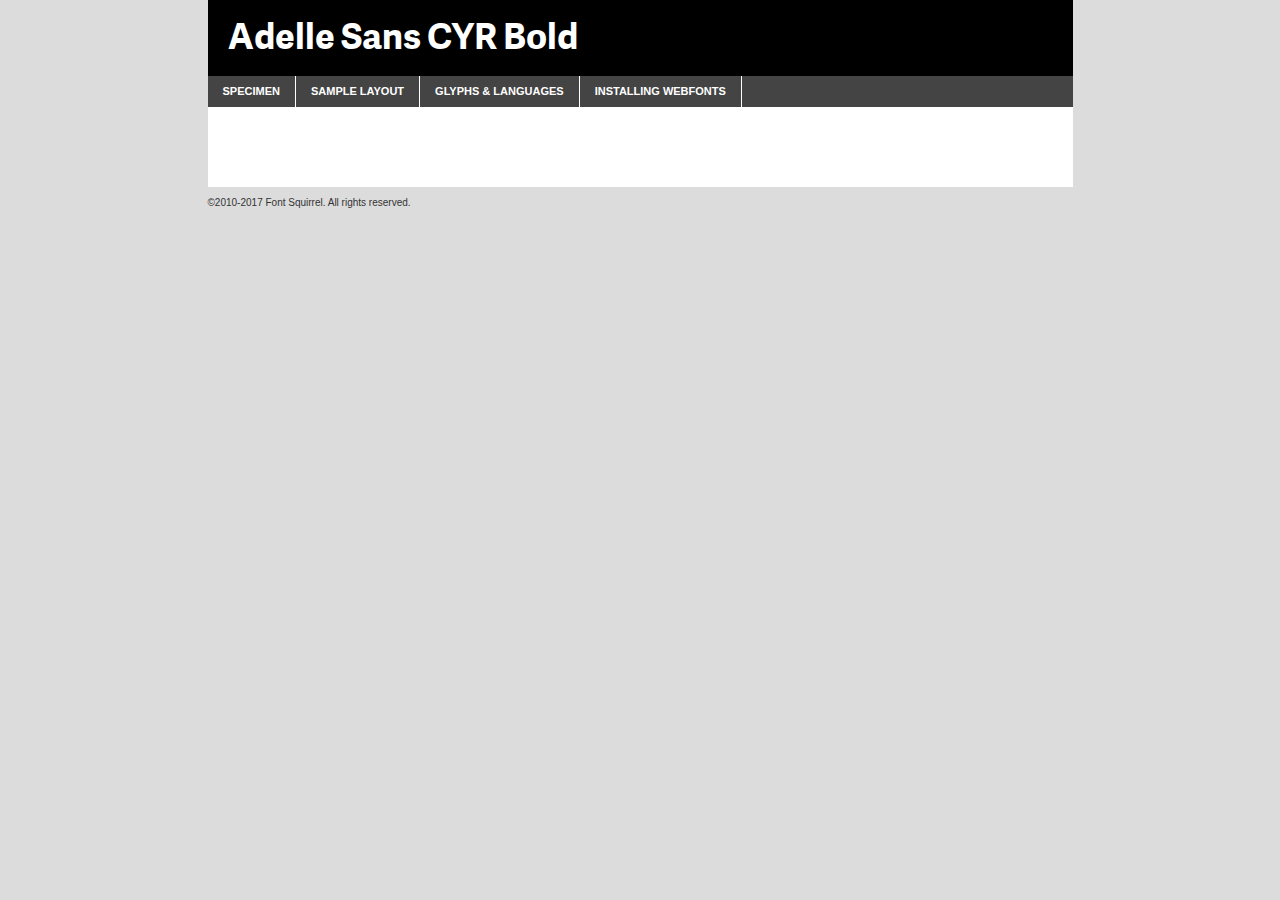
<file: _static/fonts/adelle-sans-bold-demo.html>
<!DOCTYPE html PUBLIC "-//W3C//DTD XHTML 1.0 Transitional//EN"
	"http://www.w3.org/TR/xhtml1/DTD/xhtml1-transitional.dtd">

<html xmlns="http://www.w3.org/1999/xhtml" xml:lang="en" lang="en">
<head>
	<meta http-equiv="Content-Type" content="text/html; charset=utf-8" />
	<script src="http://ajax.googleapis.com/ajax/libs/jquery/1.7.2/jquery.min.js" type="text/javascript" charset="utf-8"></script>
	<script type="text/javascript">
	(function($){$.fn.easyTabs=function(option){var param=jQuery.extend({fadeSpeed:"fast",defaultContent:1,activeClass:'active'},option);$(this).each(function(){var thisId="#"+this.id;if(param.defaultContent==''){param.defaultContent=1;}
	if(typeof param.defaultContent=="number")
	{var defaultTab=$(thisId+" .tabs li:eq("+(param.defaultContent-1)+") a").attr('href').substr(1);}else{var defaultTab=param.defaultContent;}
	$(thisId+" .tabs li a").each(function(){var tabToHide=$(this).attr('href').substr(1);$("#"+tabToHide).addClass('easytabs-tab-content');});hideAll();changeContent(defaultTab);function hideAll(){$(thisId+" .easytabs-tab-content").hide();}
	function changeContent(tabId){hideAll();$(thisId+" .tabs li").removeClass(param.activeClass);$(thisId+" .tabs li a[href=#"+tabId+"]").closest('li').addClass(param.activeClass);if(param.fadeSpeed!="none")
	{$(thisId+" #"+tabId).fadeIn(param.fadeSpeed);}else{$(thisId+" #"+tabId).show();}}
	$(thisId+" .tabs li").click(function(){var tabId=$(this).find('a').attr('href').substr(1);changeContent(tabId);return false;});});}})(jQuery);
	</script>
	<link rel="stylesheet" href="specimen_files/specimen_stylesheet.css" type="text/css" charset="utf-8" />
	<link rel="stylesheet" href="stylesheet.css" type="text/css" charset="utf-8" />

	<style type="text/css">
					body{
				font-family: 'adelle_sans_cyrbold';
							}
		</style>

	<title>Adelle Sans CYR Bold Specimen</title>
	
	
	<script type="text/javascript" charset="utf-8">
		$(document).ready(function() {
			$('#container').easyTabs({defaultContent:1});
		});
	</script>
</head>

<body>
<div id="container">
	<div id="header">
		Adelle Sans CYR Bold	</div>
	<ul class="tabs">
		<li><a href="#specimen">Specimen</a></li>
		<li><a href="#layout">Sample Layout</a></li>
				<li><a href="#glyphs">Glyphs &amp; Languages</a></li>
		<li><a href="#installing">Installing Webfonts</a></li>
		
	</ul>
	
	<div id="main_content">

		
			<div id="specimen">
		
				<div class="section">
					<div class="grid12 firstcol">
						<div class="huge">AaBb</div>
					</div>
				</div>
		
				<div class="section">
					<div class="glyph_range">A&#x200B;B&#x200b;C&#x200b;D&#x200b;E&#x200b;F&#x200b;G&#x200b;H&#x200b;I&#x200b;J&#x200b;K&#x200b;L&#x200b;M&#x200b;N&#x200b;O&#x200b;P&#x200b;Q&#x200b;R&#x200b;S&#x200b;T&#x200b;U&#x200b;V&#x200b;W&#x200b;X&#x200b;Y&#x200b;Z&#x200b;a&#x200b;b&#x200b;c&#x200b;d&#x200b;e&#x200b;f&#x200b;g&#x200b;h&#x200b;i&#x200b;j&#x200b;k&#x200b;l&#x200b;m&#x200b;n&#x200b;o&#x200b;p&#x200b;q&#x200b;r&#x200b;s&#x200b;t&#x200b;u&#x200b;v&#x200b;w&#x200b;x&#x200b;y&#x200b;z&#x200b;1&#x200b;2&#x200b;3&#x200b;4&#x200b;5&#x200b;6&#x200b;7&#x200b;8&#x200b;9&#x200b;0&#x200b;&amp;&#x200b;.&#x200b;,&#x200b;?&#x200b;!&#x200b;&#64;&#x200b;(&#x200b;)&#x200b;#&#x200b;$&#x200b;%&#x200b;*&#x200b;+&#x200b;-&#x200b;=&#x200b;:&#x200b;;</div>
				</div>
				<div class="section">
					<div class="grid12 firstcol">
						<table class="sample_table">
							<tr><td>10</td><td class="size10">abcdefghijklmnopqrstuvwxyzABCDEFGHIJKLMNOPQRSTUVWXYZ0123456789abcdefghijklmnopqrstuvwxyzABCDEFGHIJKLMNOPQRSTUVWXYZ0123456789abcdefghijklmnopqrstuvwxyzABCDEFGHIJKLMNOPQRSTUVWXYZ</td></tr>
							<tr><td>11</td><td class="size11">abcdefghijklmnopqrstuvwxyzABCDEFGHIJKLMNOPQRSTUVWXYZ0123456789abcdefghijklmnopqrstuvwxyzABCDEFGHIJKLMNOPQRSTUVWXYZ0123456789abcdefghijklmnopqrstuvwxyzABCDEFGHIJKLMNOPQRSTUVWXYZ</td></tr>
							<tr><td>12</td><td class="size12">abcdefghijklmnopqrstuvwxyzABCDEFGHIJKLMNOPQRSTUVWXYZ0123456789abcdefghijklmnopqrstuvwxyzABCDEFGHIJKLMNOPQRSTUVWXYZ0123456789abcdefghijklmnopqrstuvwxyzABCDEFGHIJKLMNOPQRSTUVWXYZ</td></tr>
							<tr><td>13</td><td class="size13">abcdefghijklmnopqrstuvwxyzABCDEFGHIJKLMNOPQRSTUVWXYZ0123456789abcdefghijklmnopqrstuvwxyzABCDEFGHIJKLMNOPQRSTUVWXYZ0123456789abcdefghijklmnopqrstuvwxyzABCDEFGHIJKLMNOPQRSTUVWXYZ</td></tr>
							<tr><td>14</td><td class="size14">abcdefghijklmnopqrstuvwxyzABCDEFGHIJKLMNOPQRSTUVWXYZ0123456789abcdefghijklmnopqrstuvwxyzABCDEFGHIJKLMNOPQRSTUVWXYZ0123456789abcdefghijklmnopqrstuvwxyzABCDEFGHIJKLMNOPQRSTUVWXYZ</td></tr>
							<tr><td>16</td><td class="size16">abcdefghijklmnopqrstuvwxyzABCDEFGHIJKLMNOPQRSTUVWXYZ0123456789abcdefghijklmnopqrstuvwxyzABCDEFGHIJKLMNOPQRSTUVWXYZ</td></tr>
							<tr><td>18</td><td class="size18">abcdefghijklmnopqrstuvwxyzABCDEFGHIJKLMNOPQRSTUVWXYZ0123456789abcdefghijklmnopqrstuvwxyzABCDEFGHIJKLMNOPQRSTUVWXYZ</td></tr>
							<tr><td>20</td><td class="size20">abcdefghijklmnopqrstuvwxyzABCDEFGHIJKLMNOPQRSTUVWXYZ0123456789abcdefghijklmnopqrstuvwxyzABCDEFGHIJKLMNOPQRSTUVWXYZ</td></tr>
							<tr><td>24</td><td class="size24">abcdefghijklmnopqrstuvwxyzABCDEFGHIJKLMNOPQRSTUVWXYZ0123456789abcdefghijklmnopqrstuvwxyzABCDEFGHIJKLMNOPQRSTUVWXYZ</td></tr>
							<tr><td>30</td><td class="size30">abcdefghijklmnopqrstuvwxyzABCDEFGHIJKLMNOPQRSTUVWXYZ0123456789abcdefghijklmnopqrstuvwxyzABCDEFGHIJKLMNOPQRSTUVWXYZ</td></tr>
							<tr><td>36</td><td class="size36">abcdefghijklmnopqrstuvwxyzABCDEFGHIJKLMNOPQRSTUVWXYZ0123456789abcdefghijklmnopqrstuvwxyzABCDEFGHIJKLMNOPQRSTUVWXYZ</td></tr>
							<tr><td>48</td><td class="size48">abcdefghijklmnopqrstuvwxyzABCDEFGHIJKLMNOPQRSTUVWXYZ0123456789abcdefghijklmnopqrstuvwxyzABCDEFGHIJKLMNOPQRSTUVWXYZ</td></tr>
							<tr><td>60</td><td class="size60">abcdefghijklmnopqrstuvwxyzABCDEFGHIJKLMNOPQRSTUVWXYZ0123456789abcdefghijklmnopqrstuvwxyzABCDEFGHIJKLMNOPQRSTUVWXYZ</td></tr>
							<tr><td>72</td><td class="size72">abcdefghijklmnopqrstuvwxyzABCDEFGHIJKLMNOPQRSTUVWXYZ0123456789abcdefghijklmnopqrstuvwxyzABCDEFGHIJKLMNOPQRSTUVWXYZ</td></tr>
							<tr><td>90</td><td class="size90">abcdefghijklmnopqrstuvwxyzABCDEFGHIJKLMNOPQRSTUVWXYZ0123456789abcdefghijklmnopqrstuvwxyzABCDEFGHIJKLMNOPQRSTUVWXYZ</td></tr>
						</table>
				
					</div>
			
				</div>
		
		
		
								<div class="section" id="bodycomparison">


										<div id="xheight">
				<div class="fontbody">&#x25FC;&#x25FC;&#x25FC;&#x25FC;&#x25FC;&#x25FC;&#x25FC;&#x25FC;&#x25FC;&#x25FC;&#x25FC;&#x25FC;&#x25FC;&#x25FC;&#x25FC;&#x25FC;&#x25FC;&#x25FC;&#x25FC;&#x25FC;&#x25FC;&#x25FC;&#x25FC;&#x25FC;&#x25FC;&#x25FC;&#x25FC;&#x25FC;&#x25FC;&#x25FC;&#x25FC;&#x25FC;&#x25FC;&#x25FC;&#x25FC;&#x25FC;&#x25FC;&#x25FC;&#x25FC;&#x25FC;&#x25FC;&#x25FC;&#x25FC;&#x25FC;&#x25FC;&#x25FC;&#x25FC;&#x25FC;&#x25FC;&#x25FC;&#x25FC;&#x25FC;&#x25FC;&#x25FC;&#x25FC;&#x25FC;&#x25FC;&#x25FC;&#x25FC;&#x25FC;&#x25FC;&#x25FC;&#x25FC;&#x25FC;&#x25FC;&#x25FC;&#x25FC;&#x25FC;&#x25FC;&#x25FC;&#x25FC;&#x25FC;&#x25FC;&#x25FC;&#x25FC;&#x25FC;&#x25FC;&#x25FC;&#x25FC;&#x25FC;&#x25FC;&#x25FC;&#x25FC;&#x25FC;&#x25FC;&#x25FC;&#x25FC;&#x25FC;&#x25FC;&#x25FC;&#x25FC;&#x25FC;&#x25FC;&#x25FC;&#x25FC;&#x25FC;&#x25FC;&#x25FC;&#x25FC;body</div><div class="arialbody">body</div><div class="verdanabody">body</div><div class="georgiabody">body</div></div>
										<div class="fontbody" style="z-index:1">
											body<span>Adelle Sans CYR Bold</span>
										</div>
										<div class="arialbody" style="z-index:1">
											body<span>Arial</span>
										</div>
										<div class="verdanabody" style="z-index:1">
											body<span>Verdana</span>
										</div>
										<div class="georgiabody" style="z-index:1">
											body<span>Georgia</span>
										</div>



								</div>
		
		
				<div class="section psample psample_row1" id="">
					
					<div class="grid2 firstcol">
						<p class="size10"><span>10.</span>Aenean lacinia bibendum nulla sed consectetur. Fusce dapibus, tellus ac cursus commodo, tortor mauris condimentum nibh, ut fermentum massa justo sit amet risus. Nullam id dolor id nibh ultricies vehicula ut id elit. Cum sociis natoque penatibus et magnis dis parturient montes, nascetur ridiculus mus. Nulla vitae elit libero, a pharetra augue.</p>
			
					</div>
					<div class="grid3">
						<p class="size11"><span>11.</span>Aenean lacinia bibendum nulla sed consectetur. Fusce dapibus, tellus ac cursus commodo, tortor mauris condimentum nibh, ut fermentum massa justo sit amet risus. Nullam id dolor id nibh ultricies vehicula ut id elit. Cum sociis natoque penatibus et magnis dis parturient montes, nascetur ridiculus mus. Nulla vitae elit libero, a pharetra augue.</p>
			
					</div>
					<div class="grid3">
						<p class="size12"><span>12.</span>Aenean lacinia bibendum nulla sed consectetur. Fusce dapibus, tellus ac cursus commodo, tortor mauris condimentum nibh, ut fermentum massa justo sit amet risus. Nullam id dolor id nibh ultricies vehicula ut id elit. Cum sociis natoque penatibus et magnis dis parturient montes, nascetur ridiculus mus. Nulla vitae elit libero, a pharetra augue.</p>
			
					</div>
					<div class="grid4">
						<p class="size13"><span>13.</span>Aenean lacinia bibendum nulla sed consectetur. Fusce dapibus, tellus ac cursus commodo, tortor mauris condimentum nibh, ut fermentum massa justo sit amet risus. Nullam id dolor id nibh ultricies vehicula ut id elit. Cum sociis natoque penatibus et magnis dis parturient montes, nascetur ridiculus mus. Nulla vitae elit libero, a pharetra augue.</p>
			
					</div>
					<div class="white_blend"></div>
					
				</div>
				<div class="section psample psample_row2" id="">
					<div class="grid3 firstcol">
						<p class="size14"><span>14.</span>Aenean lacinia bibendum nulla sed consectetur. Fusce dapibus, tellus ac cursus commodo, tortor mauris condimentum nibh, ut fermentum massa justo sit amet risus. Nullam id dolor id nibh ultricies vehicula ut id elit. Cum sociis natoque penatibus et magnis dis parturient montes, nascetur ridiculus mus. Nulla vitae elit libero, a pharetra augue.</p>
			
					</div>
					<div class="grid4">
						<p class="size16"><span>16.</span>Aenean lacinia bibendum nulla sed consectetur. Fusce dapibus, tellus ac cursus commodo, tortor mauris condimentum nibh, ut fermentum massa justo sit amet risus. Nullam id dolor id nibh ultricies vehicula ut id elit. Cum sociis natoque penatibus et magnis dis parturient montes, nascetur ridiculus mus. Nulla vitae elit libero, a pharetra augue.</p>
			
					</div>
					<div class="grid5">
						<p class="size18"><span>18.</span>Aenean lacinia bibendum nulla sed consectetur. Fusce dapibus, tellus ac cursus commodo, tortor mauris condimentum nibh, ut fermentum massa justo sit amet risus. Nullam id dolor id nibh ultricies vehicula ut id elit. Cum sociis natoque penatibus et magnis dis parturient montes, nascetur ridiculus mus. Nulla vitae elit libero, a pharetra augue.</p>
			
					</div>

					<div class="white_blend"></div>

				</div>
				
				<div class="section psample psample_row3" id="">
					<div class="grid5 firstcol">
						<p class="size20"><span>20.</span>Aenean lacinia bibendum nulla sed consectetur. Fusce dapibus, tellus ac cursus commodo, tortor mauris condimentum nibh, ut fermentum massa justo sit amet risus. Nullam id dolor id nibh ultricies vehicula ut id elit. Cum sociis natoque penatibus et magnis dis parturient montes, nascetur ridiculus mus. Nulla vitae elit libero, a pharetra augue.</p>
					</div>
					<div class="grid7">
						<p class="size24"><span>24.</span>Aenean lacinia bibendum nulla sed consectetur. Fusce dapibus, tellus ac cursus commodo, tortor mauris condimentum nibh, ut fermentum massa justo sit amet risus. Nullam id dolor id nibh ultricies vehicula ut id elit. Cum sociis natoque penatibus et magnis dis parturient montes, nascetur ridiculus mus. Nulla vitae elit libero, a pharetra augue.</p>
					</div>
					
					<div class="white_blend"></div>
					
				</div>
				
				<div class="section psample psample_row4" id="">
					<div class="grid12 firstcol">
						<p class="size30"><span>30.</span>Aenean lacinia bibendum nulla sed consectetur. Fusce dapibus, tellus ac cursus commodo, tortor mauris condimentum nibh, ut fermentum massa justo sit amet risus. Nullam id dolor id nibh ultricies vehicula ut id elit. Cum sociis natoque penatibus et magnis dis parturient montes, nascetur ridiculus mus. Nulla vitae elit libero, a pharetra augue.</p>
					</div>
					<div class="white_blend"></div>
					
				</div>
				
				
				
				<div class="section psample psample_row1 fullreverse">
					<div class="grid2 firstcol">
						<p class="size10"><span>10.</span>Aenean lacinia bibendum nulla sed consectetur. Fusce dapibus, tellus ac cursus commodo, tortor mauris condimentum nibh, ut fermentum massa justo sit amet risus. Nullam id dolor id nibh ultricies vehicula ut id elit. Cum sociis natoque penatibus et magnis dis parturient montes, nascetur ridiculus mus. Nulla vitae elit libero, a pharetra augue.</p>
			
					</div>
					<div class="grid3">
						<p class="size11"><span>11.</span>Aenean lacinia bibendum nulla sed consectetur. Fusce dapibus, tellus ac cursus commodo, tortor mauris condimentum nibh, ut fermentum massa justo sit amet risus. Nullam id dolor id nibh ultricies vehicula ut id elit. Cum sociis natoque penatibus et magnis dis parturient montes, nascetur ridiculus mus. Nulla vitae elit libero, a pharetra augue.</p>
			
					</div>
					<div class="grid3">
						<p class="size12"><span>12.</span>Aenean lacinia bibendum nulla sed consectetur. Fusce dapibus, tellus ac cursus commodo, tortor mauris condimentum nibh, ut fermentum massa justo sit amet risus. Nullam id dolor id nibh ultricies vehicula ut id elit. Cum sociis natoque penatibus et magnis dis parturient montes, nascetur ridiculus mus. Nulla vitae elit libero, a pharetra augue.</p>
			
					</div>
					<div class="grid4">
						<p class="size13"><span>13.</span>Aenean lacinia bibendum nulla sed consectetur. Fusce dapibus, tellus ac cursus commodo, tortor mauris condimentum nibh, ut fermentum massa justo sit amet risus. Nullam id dolor id nibh ultricies vehicula ut id elit. Cum sociis natoque penatibus et magnis dis parturient montes, nascetur ridiculus mus. Nulla vitae elit libero, a pharetra augue.</p>
			
					</div>
					<div class="black_blend"></div>
					
				</div>
				
				<div class="section psample psample_row2 fullreverse">
					<div class="grid3 firstcol">
						<p class="size14"><span>14.</span>Aenean lacinia bibendum nulla sed consectetur. Fusce dapibus, tellus ac cursus commodo, tortor mauris condimentum nibh, ut fermentum massa justo sit amet risus. Nullam id dolor id nibh ultricies vehicula ut id elit. Cum sociis natoque penatibus et magnis dis parturient montes, nascetur ridiculus mus. Nulla vitae elit libero, a pharetra augue.</p>
			
					</div>
					<div class="grid4">
						<p class="size16"><span>16.</span>Aenean lacinia bibendum nulla sed consectetur. Fusce dapibus, tellus ac cursus commodo, tortor mauris condimentum nibh, ut fermentum massa justo sit amet risus. Nullam id dolor id nibh ultricies vehicula ut id elit. Cum sociis natoque penatibus et magnis dis parturient montes, nascetur ridiculus mus. Nulla vitae elit libero, a pharetra augue.</p>
			
					</div>
					<div class="grid5">
						<p class="size18"><span>18.</span>Aenean lacinia bibendum nulla sed consectetur. Fusce dapibus, tellus ac cursus commodo, tortor mauris condimentum nibh, ut fermentum massa justo sit amet risus. Nullam id dolor id nibh ultricies vehicula ut id elit. Cum sociis natoque penatibus et magnis dis parturient montes, nascetur ridiculus mus. Nulla vitae elit libero, a pharetra augue.</p>
			
					</div>
					<div class="black_blend"></div>

				</div>
				
				<div class="section psample fullreverse psample_row3" id="">
					<div class="grid5 firstcol">
						<p class="size20"><span>20.</span>Aenean lacinia bibendum nulla sed consectetur. Fusce dapibus, tellus ac cursus commodo, tortor mauris condimentum nibh, ut fermentum massa justo sit amet risus. Nullam id dolor id nibh ultricies vehicula ut id elit. Cum sociis natoque penatibus et magnis dis parturient montes, nascetur ridiculus mus. Nulla vitae elit libero, a pharetra augue.</p>
					</div>
					<div class="grid7">
						<p class="size24"><span>24.</span>Aenean lacinia bibendum nulla sed consectetur. Fusce dapibus, tellus ac cursus commodo, tortor mauris condimentum nibh, ut fermentum massa justo sit amet risus. Nullam id dolor id nibh ultricies vehicula ut id elit. Cum sociis natoque penatibus et magnis dis parturient montes, nascetur ridiculus mus. Nulla vitae elit libero, a pharetra augue.</p>
					</div>
					
					<div class="black_blend"></div>
					
				</div>
				
				<div class="section psample fullreverse psample_row4" id="" style="border-bottom: 20px #000 solid;">
					<div class="grid12 firstcol">
						<p class="size30"><span>30.</span>Aenean lacinia bibendum nulla sed consectetur. Fusce dapibus, tellus ac cursus commodo, tortor mauris condimentum nibh, ut fermentum massa justo sit amet risus. Nullam id dolor id nibh ultricies vehicula ut id elit. Cum sociis natoque penatibus et magnis dis parturient montes, nascetur ridiculus mus. Nulla vitae elit libero, a pharetra augue.</p>
					</div>
					<div class="black_blend"></div>
					
				</div>
				
				
				
				
			</div>
			
			<div id="layout">
				
				<div class="section">
					
					<div class="grid12 firstcol">
						<h1>Lorem Ipsum Dolor</h1>
						<h2>Etiam porta sem malesuada magna mollis euismod</h2>
						
						<p class="byline">By <a href="#link">Aenean Lacinia</a></p>
					</div>
				</div>
				<div class="section">
					<div class="grid8 firstcol">
						<p class="large">Donec sed odio dui. Morbi leo risus, porta ac consectetur ac, vestibulum at eros. Fusce dapibus, tellus ac cursus commodo, tortor mauris condimentum nibh, ut fermentum massa justo sit amet risus. </p>

						
						<h3>Pellentesque ornare sem</h3>

						<p>Maecenas sed diam eget risus varius blandit sit amet non magna. Maecenas faucibus mollis interdum. Donec ullamcorper nulla non metus auctor fringilla. Nullam id dolor id nibh ultricies vehicula ut id elit. Nullam id dolor id nibh ultricies vehicula ut id elit. </p>

						<p>Aenean eu leo quam. Pellentesque ornare sem lacinia quam venenatis vestibulum. Lorem ipsum dolor sit amet, consectetur adipiscing elit. Cum sociis natoque penatibus et magnis dis parturient montes, nascetur ridiculus mus. </p>

						<p>Nulla vitae elit libero, a pharetra augue. Praesent commodo cursus magna, vel scelerisque nisl consectetur et. Aenean lacinia bibendum nulla sed consectetur. </p>

						<p>Nullam quis risus eget urna mollis ornare vel eu leo. Nullam quis risus eget urna mollis ornare vel eu leo. Maecenas sed diam eget risus varius blandit sit amet non magna. Donec ullamcorper nulla non metus auctor fringilla. </p>

						<h3>Cras mattis consectetur</h3>

						<p>Aenean eu leo quam. Pellentesque ornare sem lacinia quam venenatis vestibulum. Aenean lacinia bibendum nulla sed consectetur. Integer posuere erat a ante venenatis dapibus posuere velit aliquet. Cras mattis consectetur purus sit amet fermentum. </p>

						<p>Nullam id dolor id nibh ultricies vehicula ut id elit. Nullam quis risus eget urna mollis ornare vel eu leo. Cras mattis consectetur purus sit amet fermentum.</p>
					</div>
					
					<div class="grid4 sidebar">
						
						<div class="box reverse">
							<p class="last">Nullam quis risus eget urna mollis ornare vel eu leo. Donec ullamcorper nulla non metus auctor fringilla. Cras mattis consectetur purus sit amet fermentum. Sed posuere consectetur est at lobortis. Lorem ipsum dolor sit amet, consectetur adipiscing elit. </p>
						</div>
						
						<p class="caption">Maecenas sed diam eget risus varius.</p>

						<p>Vestibulum id ligula porta felis euismod semper. Integer posuere erat a ante venenatis dapibus posuere velit aliquet. Vestibulum id ligula porta felis euismod semper. Sed posuere consectetur est at lobortis. Maecenas sed diam eget risus varius blandit sit amet non magna. Fusce dapibus, tellus ac cursus commodo, tortor mauris condimentum nibh, ut fermentum massa justo sit amet risus. </p>

					

						<p>Duis mollis, est non commodo luctus, nisi erat porttitor ligula, eget lacinia odio sem nec elit. Aenean lacinia bibendum nulla sed consectetur. Vivamus sagittis lacus vel augue laoreet rutrum faucibus dolor auctor. Aenean lacinia bibendum nulla sed consectetur. Nullam quis risus eget urna mollis ornare vel eu leo. </p>

						<p>Praesent commodo cursus magna, vel scelerisque nisl consectetur et. Donec ullamcorper nulla non metus auctor fringilla. Maecenas faucibus mollis interdum. Fusce dapibus, tellus ac cursus commodo, tortor mauris condimentum nibh, ut fermentum massa justo sit amet risus. </p>

					</div>
				</div>
				
			</div>


			



		<div id="glyphs">
			<div class="section">
				<div class="grid12 firstcol">
			
				<h1>Language Support</h1>
				<p>The subset of Adelle Sans CYR Bold in this kit supports the following languages:<br />
			
					Dutch, English, Frisian, Italian, Malagasy, Alsatian, Arapaho, Arrernte, Bislama, Cebuano, Corsican, Fijian, French_creole, Gilbertese, Haitian_creole, Hmong, Hopi, Ibanag, Iloko_ilokano, Indonesian, Interglossa_glosa, Interlingua, Lojban, Lombard, Luxembourgeois, Norfolk_pitcairnese, Oromo, Potawatomi, Rhaeto-romance, Romansh, Rotokas, Seychelles_creole, Shona, Somali, Southern_ndebele, Swahili, Swati_swazi, Tok_pisin, Uyghur_latinized, Volapuk, Warlpiri, Xhosa, Yapese, Zulu, Latinbasic, Ubasic, Demo				</p>
				<h1>Glyph Chart</h1>
				<p>The subset of Adelle Sans CYR Bold in this kit includes all the glyphs listed below. Unicode entities are included above each glyph to help you insert individual characters into your layout.</p>
				<div id="glyph_chart">
			
																				 <div><p>&amp;#13;</p>&#13;</div>
																				 <div><p>&amp;#32;</p>&#32;</div>
																				 <div><p>&amp;#33;</p>&#33;</div>
																				 <div><p>&amp;#34;</p>&#34;</div>
																				 <div><p>&amp;#35;</p>&#35;</div>
																				 <div><p>&amp;#36;</p>&#36;</div>
																				 <div><p>&amp;#37;</p>&#37;</div>
																				 <div><p>&amp;#38;</p>&#38;</div>
																				 <div><p>&amp;#39;</p>&#39;</div>
																				 <div><p>&amp;#40;</p>&#40;</div>
																				 <div><p>&amp;#41;</p>&#41;</div>
																				 <div><p>&amp;#42;</p>&#42;</div>
																				 <div><p>&amp;#43;</p>&#43;</div>
																				 <div><p>&amp;#44;</p>&#44;</div>
																				 <div><p>&amp;#45;</p>&#45;</div>
																				 <div><p>&amp;#46;</p>&#46;</div>
																				 <div><p>&amp;#47;</p>&#47;</div>
																				 <div><p>&amp;#48;</p>&#48;</div>
																				 <div><p>&amp;#49;</p>&#49;</div>
																				 <div><p>&amp;#50;</p>&#50;</div>
																				 <div><p>&amp;#51;</p>&#51;</div>
																				 <div><p>&amp;#52;</p>&#52;</div>
																				 <div><p>&amp;#53;</p>&#53;</div>
																				 <div><p>&amp;#54;</p>&#54;</div>
																				 <div><p>&amp;#55;</p>&#55;</div>
																				 <div><p>&amp;#56;</p>&#56;</div>
																				 <div><p>&amp;#57;</p>&#57;</div>
																				 <div><p>&amp;#58;</p>&#58;</div>
																				 <div><p>&amp;#59;</p>&#59;</div>
																				 <div><p>&amp;#60;</p>&#60;</div>
																				 <div><p>&amp;#61;</p>&#61;</div>
																				 <div><p>&amp;#62;</p>&#62;</div>
																				 <div><p>&amp;#63;</p>&#63;</div>
																				 <div><p>&amp;#64;</p>&#64;</div>
																				 <div><p>&amp;#65;</p>&#65;</div>
																				 <div><p>&amp;#66;</p>&#66;</div>
																				 <div><p>&amp;#67;</p>&#67;</div>
																				 <div><p>&amp;#68;</p>&#68;</div>
																				 <div><p>&amp;#69;</p>&#69;</div>
																				 <div><p>&amp;#70;</p>&#70;</div>
																				 <div><p>&amp;#71;</p>&#71;</div>
																				 <div><p>&amp;#72;</p>&#72;</div>
																				 <div><p>&amp;#73;</p>&#73;</div>
																				 <div><p>&amp;#74;</p>&#74;</div>
																				 <div><p>&amp;#75;</p>&#75;</div>
																				 <div><p>&amp;#76;</p>&#76;</div>
																				 <div><p>&amp;#77;</p>&#77;</div>
																				 <div><p>&amp;#78;</p>&#78;</div>
																				 <div><p>&amp;#79;</p>&#79;</div>
																				 <div><p>&amp;#80;</p>&#80;</div>
																				 <div><p>&amp;#81;</p>&#81;</div>
																				 <div><p>&amp;#82;</p>&#82;</div>
																				 <div><p>&amp;#83;</p>&#83;</div>
																				 <div><p>&amp;#84;</p>&#84;</div>
																				 <div><p>&amp;#85;</p>&#85;</div>
																				 <div><p>&amp;#86;</p>&#86;</div>
																				 <div><p>&amp;#87;</p>&#87;</div>
																				 <div><p>&amp;#88;</p>&#88;</div>
																				 <div><p>&amp;#89;</p>&#89;</div>
																				 <div><p>&amp;#90;</p>&#90;</div>
																				 <div><p>&amp;#91;</p>&#91;</div>
																				 <div><p>&amp;#92;</p>&#92;</div>
																				 <div><p>&amp;#93;</p>&#93;</div>
																				 <div><p>&amp;#94;</p>&#94;</div>
																				 <div><p>&amp;#95;</p>&#95;</div>
																				 <div><p>&amp;#96;</p>&#96;</div>
																				 <div><p>&amp;#97;</p>&#97;</div>
																				 <div><p>&amp;#98;</p>&#98;</div>
																				 <div><p>&amp;#99;</p>&#99;</div>
																				 <div><p>&amp;#100;</p>&#100;</div>
																				 <div><p>&amp;#101;</p>&#101;</div>
																				 <div><p>&amp;#102;</p>&#102;</div>
																				 <div><p>&amp;#103;</p>&#103;</div>
																				 <div><p>&amp;#104;</p>&#104;</div>
																				 <div><p>&amp;#105;</p>&#105;</div>
																				 <div><p>&amp;#106;</p>&#106;</div>
																				 <div><p>&amp;#107;</p>&#107;</div>
																				 <div><p>&amp;#108;</p>&#108;</div>
																				 <div><p>&amp;#109;</p>&#109;</div>
																				 <div><p>&amp;#110;</p>&#110;</div>
																				 <div><p>&amp;#111;</p>&#111;</div>
																				 <div><p>&amp;#112;</p>&#112;</div>
																				 <div><p>&amp;#113;</p>&#113;</div>
																				 <div><p>&amp;#114;</p>&#114;</div>
																				 <div><p>&amp;#115;</p>&#115;</div>
																				 <div><p>&amp;#116;</p>&#116;</div>
																				 <div><p>&amp;#117;</p>&#117;</div>
																				 <div><p>&amp;#118;</p>&#118;</div>
																				 <div><p>&amp;#119;</p>&#119;</div>
																				 <div><p>&amp;#120;</p>&#120;</div>
																				 <div><p>&amp;#121;</p>&#121;</div>
																				 <div><p>&amp;#122;</p>&#122;</div>
																				 <div><p>&amp;#123;</p>&#123;</div>
																				 <div><p>&amp;#124;</p>&#124;</div>
																				 <div><p>&amp;#125;</p>&#125;</div>
																				 <div><p>&amp;#126;</p>&#126;</div>
																				 <div><p>&amp;#160;</p>&#160;</div>
																				 <div><p>&amp;#162;</p>&#162;</div>
																				 <div><p>&amp;#163;</p>&#163;</div>
																				 <div><p>&amp;#165;</p>&#165;</div>
																				 <div><p>&amp;#168;</p>&#168;</div>
																				 <div><p>&amp;#169;</p>&#169;</div>
																				 <div><p>&amp;#171;</p>&#171;</div>
																				 <div><p>&amp;#173;</p>&#173;</div>
																				 <div><p>&amp;#174;</p>&#174;</div>
																				 <div><p>&amp;#180;</p>&#180;</div>
																				 <div><p>&amp;#184;</p>&#184;</div>
																				 <div><p>&amp;#187;</p>&#187;</div>
																				 <div><p>&amp;#192;</p>&#192;</div>
																				 <div><p>&amp;#193;</p>&#193;</div>
																				 <div><p>&amp;#194;</p>&#194;</div>
																				 <div><p>&amp;#196;</p>&#196;</div>
																				 <div><p>&amp;#200;</p>&#200;</div>
																				 <div><p>&amp;#201;</p>&#201;</div>
																				 <div><p>&amp;#202;</p>&#202;</div>
																				 <div><p>&amp;#203;</p>&#203;</div>
																				 <div><p>&amp;#204;</p>&#204;</div>
																				 <div><p>&amp;#205;</p>&#205;</div>
																				 <div><p>&amp;#206;</p>&#206;</div>
																				 <div><p>&amp;#207;</p>&#207;</div>
																				 <div><p>&amp;#210;</p>&#210;</div>
																				 <div><p>&amp;#211;</p>&#211;</div>
																				 <div><p>&amp;#212;</p>&#212;</div>
																				 <div><p>&amp;#214;</p>&#214;</div>
																				 <div><p>&amp;#217;</p>&#217;</div>
																				 <div><p>&amp;#218;</p>&#218;</div>
																				 <div><p>&amp;#219;</p>&#219;</div>
																				 <div><p>&amp;#220;</p>&#220;</div>
																				 <div><p>&amp;#221;</p>&#221;</div>
																				 <div><p>&amp;#224;</p>&#224;</div>
																				 <div><p>&amp;#226;</p>&#226;</div>
																				 <div><p>&amp;#228;</p>&#228;</div>
																				 <div><p>&amp;#232;</p>&#232;</div>
																				 <div><p>&amp;#233;</p>&#233;</div>
																				 <div><p>&amp;#234;</p>&#234;</div>
																				 <div><p>&amp;#235;</p>&#235;</div>
																				 <div><p>&amp;#236;</p>&#236;</div>
																				 <div><p>&amp;#237;</p>&#237;</div>
																				 <div><p>&amp;#238;</p>&#238;</div>
																				 <div><p>&amp;#239;</p>&#239;</div>
																				 <div><p>&amp;#242;</p>&#242;</div>
																				 <div><p>&amp;#243;</p>&#243;</div>
																				 <div><p>&amp;#244;</p>&#244;</div>
																				 <div><p>&amp;#246;</p>&#246;</div>
																				 <div><p>&amp;#249;</p>&#249;</div>
																				 <div><p>&amp;#250;</p>&#250;</div>
																				 <div><p>&amp;#251;</p>&#251;</div>
																				 <div><p>&amp;#252;</p>&#252;</div>
																				 <div><p>&amp;#253;</p>&#253;</div>
																				 <div><p>&amp;#255;</p>&#255;</div>
																				 <div><p>&amp;#376;</p>&#376;</div>
																				 <div><p>&amp;#710;</p>&#710;</div>
																				 <div><p>&amp;#730;</p>&#730;</div>
																				 <div><p>&amp;#732;</p>&#732;</div>
																				 <div><p>&amp;#8192;</p>&#8192;</div>
																				 <div><p>&amp;#8193;</p>&#8193;</div>
																				 <div><p>&amp;#8194;</p>&#8194;</div>
																				 <div><p>&amp;#8195;</p>&#8195;</div>
																				 <div><p>&amp;#8196;</p>&#8196;</div>
																				 <div><p>&amp;#8197;</p>&#8197;</div>
																				 <div><p>&amp;#8198;</p>&#8198;</div>
																				 <div><p>&amp;#8199;</p>&#8199;</div>
																				 <div><p>&amp;#8200;</p>&#8200;</div>
																				 <div><p>&amp;#8201;</p>&#8201;</div>
																				 <div><p>&amp;#8202;</p>&#8202;</div>
																				 <div><p>&amp;#8208;</p>&#8208;</div>
																				 <div><p>&amp;#8209;</p>&#8209;</div>
																				 <div><p>&amp;#8210;</p>&#8210;</div>
																				 <div><p>&amp;#8211;</p>&#8211;</div>
																				 <div><p>&amp;#8212;</p>&#8212;</div>
																				 <div><p>&amp;#8216;</p>&#8216;</div>
																				 <div><p>&amp;#8217;</p>&#8217;</div>
																				 <div><p>&amp;#8218;</p>&#8218;</div>
																				 <div><p>&amp;#8220;</p>&#8220;</div>
																				 <div><p>&amp;#8221;</p>&#8221;</div>
																				 <div><p>&amp;#8222;</p>&#8222;</div>
																				 <div><p>&amp;#8226;</p>&#8226;</div>
																				 <div><p>&amp;#8230;</p>&#8230;</div>
																				 <div><p>&amp;#8239;</p>&#8239;</div>
																				 <div><p>&amp;#8249;</p>&#8249;</div>
																				 <div><p>&amp;#8250;</p>&#8250;</div>
																				 <div><p>&amp;#8287;</p>&#8287;</div>
																				 <div><p>&amp;#8364;</p>&#8364;</div>
																				 <div><p>&amp;#8482;</p>&#8482;</div>
																				 <div><p>&amp;#9724;</p>&#9724;</div>
																																						</div>	
				</div>
		
		
			</div>
		</div>
		
		
		<div id="specs">
			
		</div>
	
		<div id="installing">
			<div class="section">
				<div class="grid7 firstcol">
					<h1>Installing Webfonts</h1>
					
					<p>Webfonts are supported by all major browser platforms but not all in the same way. There are currently four different font formats that must be included in order to target all browsers. This includes TTF, WOFF, EOT and SVG.</p>
					
					<h2>1. Upload your webfonts</h2>
					<p>You must upload your webfont kit to your website. They should be in or near the same directory as your CSS files.</p>
					
					<h2>2. Include the webfont stylesheet</h2>
					<p>A special CSS @font-face declaration helps the various browsers select the appropriate font it needs without causing you a bunch of headaches. Learn more about this syntax by reading the <a href="https://www.fontspring.com/blog/further-hardening-of-the-bulletproof-syntax">Fontspring blog post</a> about it. The code for it is as follows:</p>


<code>
@font-face{ 
	font-family: 'MyWebFont';
	src: url('WebFont.eot');
	src: url('WebFont.eot?#iefix') format('embedded-opentype'),
	     url('WebFont.woff') format('woff'),
	     url('WebFont.ttf') format('truetype'),
	     url('WebFont.svg#webfont') format('svg');
}
</code>

	<p>We've already gone ahead and generated the code for you. All you have to do is link to the stylesheet in your HTML, like this:</p>
	<code>&lt;link rel=&quot;stylesheet&quot; href=&quot;stylesheet.css&quot; type=&quot;text/css&quot; charset=&quot;utf-8&quot; /&gt;</code>

					<h2>3. Modify your own stylesheet</h2>
					<p>To take advantage of your new fonts, you must tell your stylesheet to use them. Look at the original @font-face declaration above and find the property called "font-family." The name linked there will be what you use to reference the font. Prepend that webfont name to the font stack in the "font-family" property, inside the selector you want to change. For example:</p>
<code>p { font-family: 'WebFont', Arial, sans-serif; }</code>

<h2>4. Test</h2>
<p>Getting webfonts to work cross-browser <em>can</em> be tricky. Use the information in the sidebar to help you if you find that fonts aren't loading in a particular browser.</p>
				</div>
				
				<div class="grid5 sidebar">
					<div class="box">
						<h2>Troubleshooting<br />Font-Face Problems</h2>
						<p>Having trouble getting your webfonts to load in your new website? Here are some tips to sort out what might be the problem.</p>

						<h3>Fonts not showing in any browser</h3>

						<p>This sounds like you need to work on the plumbing. You either did not upload the fonts to the correct directory, or you did not link the fonts properly in the CSS. If you've confirmed that all this is correct and you still have a problem, take a look at your .htaccess file and see if requests are getting intercepted.</p>

						<h3>Fonts not loading in iPhone or iPad</h3>

						<p>The most common problem here is that you are serving the fonts from an IIS server. IIS refuses to serve files that have unknown MIME types. If that is the case, you must set the MIME type for SVG to "image/svg+xml" in the server settings. Follow these instructions from Microsoft if you need help.</p>

						<h3>Fonts not loading in Firefox</h3>

						<p>The primary reason for this failure? You are still using a version Firefox older than 3.5. So upgrade already! If that isn't it, then you are very likely serving fonts from a different domain. Firefox requires that all font assets be served from the same domain. Lastly it is possible that you need to add WOFF to your list of MIME types (if you are serving via IIS.)</p>

						<h3>Fonts not loading in IE</h3>

						<p>Are you looking at Internet Explorer on an actual Windows machine or are you cheating by using a service like Adobe BrowserLab? Many of these screenshot services do not render @font-face for IE. Best to test it on a real machine.</p>

						<h3>Fonts not loading in IE9</h3>

						<p>IE9, like Firefox, requires that fonts be served from the same domain as the website. Make sure that is the case.</p>
					</div>
				</div>
			</div>
			
		</div>
	
	</div>
	<div id="footer">
		<p>&copy;2010-2017 Font Squirrel. All rights reserved.</p>
	</div>
</div>
</body>
</html>
</file>
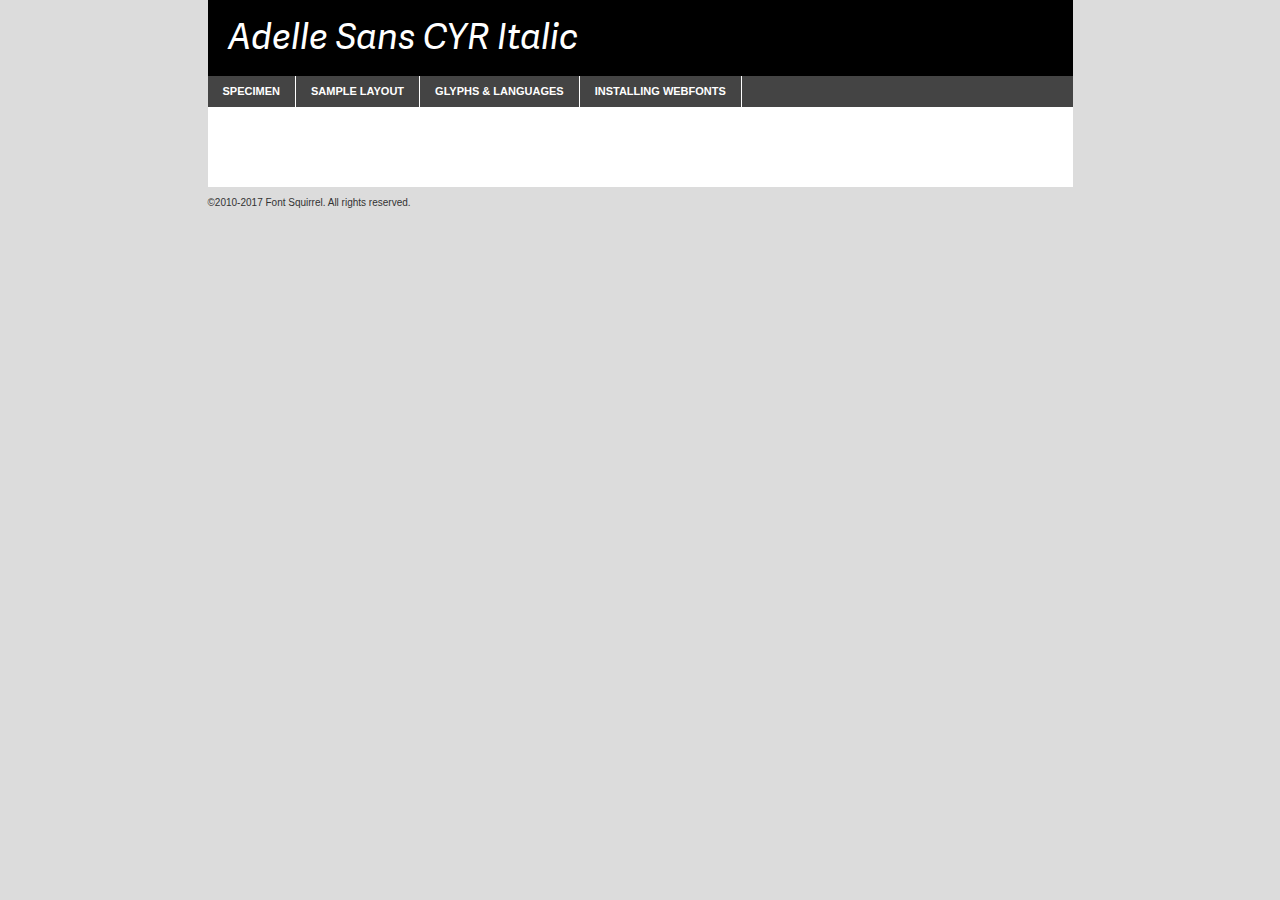
<file: _static/fonts/adelle-sans-italic-demo.html>
<!DOCTYPE html PUBLIC "-//W3C//DTD XHTML 1.0 Transitional//EN"
	"http://www.w3.org/TR/xhtml1/DTD/xhtml1-transitional.dtd">

<html xmlns="http://www.w3.org/1999/xhtml" xml:lang="en" lang="en">
<head>
	<meta http-equiv="Content-Type" content="text/html; charset=utf-8" />
	<script src="http://ajax.googleapis.com/ajax/libs/jquery/1.7.2/jquery.min.js" type="text/javascript" charset="utf-8"></script>
	<script type="text/javascript">
	(function($){$.fn.easyTabs=function(option){var param=jQuery.extend({fadeSpeed:"fast",defaultContent:1,activeClass:'active'},option);$(this).each(function(){var thisId="#"+this.id;if(param.defaultContent==''){param.defaultContent=1;}
	if(typeof param.defaultContent=="number")
	{var defaultTab=$(thisId+" .tabs li:eq("+(param.defaultContent-1)+") a").attr('href').substr(1);}else{var defaultTab=param.defaultContent;}
	$(thisId+" .tabs li a").each(function(){var tabToHide=$(this).attr('href').substr(1);$("#"+tabToHide).addClass('easytabs-tab-content');});hideAll();changeContent(defaultTab);function hideAll(){$(thisId+" .easytabs-tab-content").hide();}
	function changeContent(tabId){hideAll();$(thisId+" .tabs li").removeClass(param.activeClass);$(thisId+" .tabs li a[href=#"+tabId+"]").closest('li').addClass(param.activeClass);if(param.fadeSpeed!="none")
	{$(thisId+" #"+tabId).fadeIn(param.fadeSpeed);}else{$(thisId+" #"+tabId).show();}}
	$(thisId+" .tabs li").click(function(){var tabId=$(this).find('a').attr('href').substr(1);changeContent(tabId);return false;});});}})(jQuery);
	</script>
	<link rel="stylesheet" href="specimen_files/specimen_stylesheet.css" type="text/css" charset="utf-8" />
	<link rel="stylesheet" href="stylesheet.css" type="text/css" charset="utf-8" />

	<style type="text/css">
					body{
				font-family: 'adelle_sans_cyritalic';
							}
		</style>

	<title>Adelle Sans CYR Italic Specimen</title>
	
	
	<script type="text/javascript" charset="utf-8">
		$(document).ready(function() {
			$('#container').easyTabs({defaultContent:1});
		});
	</script>
</head>

<body>
<div id="container">
	<div id="header">
		Adelle Sans CYR Italic	</div>
	<ul class="tabs">
		<li><a href="#specimen">Specimen</a></li>
		<li><a href="#layout">Sample Layout</a></li>
				<li><a href="#glyphs">Glyphs &amp; Languages</a></li>
		<li><a href="#installing">Installing Webfonts</a></li>
		
	</ul>
	
	<div id="main_content">

		
			<div id="specimen">
		
				<div class="section">
					<div class="grid12 firstcol">
						<div class="huge">AaBb</div>
					</div>
				</div>
		
				<div class="section">
					<div class="glyph_range">A&#x200B;B&#x200b;C&#x200b;D&#x200b;E&#x200b;F&#x200b;G&#x200b;H&#x200b;I&#x200b;J&#x200b;K&#x200b;L&#x200b;M&#x200b;N&#x200b;O&#x200b;P&#x200b;Q&#x200b;R&#x200b;S&#x200b;T&#x200b;U&#x200b;V&#x200b;W&#x200b;X&#x200b;Y&#x200b;Z&#x200b;a&#x200b;b&#x200b;c&#x200b;d&#x200b;e&#x200b;f&#x200b;g&#x200b;h&#x200b;i&#x200b;j&#x200b;k&#x200b;l&#x200b;m&#x200b;n&#x200b;o&#x200b;p&#x200b;q&#x200b;r&#x200b;s&#x200b;t&#x200b;u&#x200b;v&#x200b;w&#x200b;x&#x200b;y&#x200b;z&#x200b;1&#x200b;2&#x200b;3&#x200b;4&#x200b;5&#x200b;6&#x200b;7&#x200b;8&#x200b;9&#x200b;0&#x200b;&amp;&#x200b;.&#x200b;,&#x200b;?&#x200b;!&#x200b;&#64;&#x200b;(&#x200b;)&#x200b;#&#x200b;$&#x200b;%&#x200b;*&#x200b;+&#x200b;-&#x200b;=&#x200b;:&#x200b;;</div>
				</div>
				<div class="section">
					<div class="grid12 firstcol">
						<table class="sample_table">
							<tr><td>10</td><td class="size10">abcdefghijklmnopqrstuvwxyzABCDEFGHIJKLMNOPQRSTUVWXYZ0123456789abcdefghijklmnopqrstuvwxyzABCDEFGHIJKLMNOPQRSTUVWXYZ0123456789abcdefghijklmnopqrstuvwxyzABCDEFGHIJKLMNOPQRSTUVWXYZ</td></tr>
							<tr><td>11</td><td class="size11">abcdefghijklmnopqrstuvwxyzABCDEFGHIJKLMNOPQRSTUVWXYZ0123456789abcdefghijklmnopqrstuvwxyzABCDEFGHIJKLMNOPQRSTUVWXYZ0123456789abcdefghijklmnopqrstuvwxyzABCDEFGHIJKLMNOPQRSTUVWXYZ</td></tr>
							<tr><td>12</td><td class="size12">abcdefghijklmnopqrstuvwxyzABCDEFGHIJKLMNOPQRSTUVWXYZ0123456789abcdefghijklmnopqrstuvwxyzABCDEFGHIJKLMNOPQRSTUVWXYZ0123456789abcdefghijklmnopqrstuvwxyzABCDEFGHIJKLMNOPQRSTUVWXYZ</td></tr>
							<tr><td>13</td><td class="size13">abcdefghijklmnopqrstuvwxyzABCDEFGHIJKLMNOPQRSTUVWXYZ0123456789abcdefghijklmnopqrstuvwxyzABCDEFGHIJKLMNOPQRSTUVWXYZ0123456789abcdefghijklmnopqrstuvwxyzABCDEFGHIJKLMNOPQRSTUVWXYZ</td></tr>
							<tr><td>14</td><td class="size14">abcdefghijklmnopqrstuvwxyzABCDEFGHIJKLMNOPQRSTUVWXYZ0123456789abcdefghijklmnopqrstuvwxyzABCDEFGHIJKLMNOPQRSTUVWXYZ0123456789abcdefghijklmnopqrstuvwxyzABCDEFGHIJKLMNOPQRSTUVWXYZ</td></tr>
							<tr><td>16</td><td class="size16">abcdefghijklmnopqrstuvwxyzABCDEFGHIJKLMNOPQRSTUVWXYZ0123456789abcdefghijklmnopqrstuvwxyzABCDEFGHIJKLMNOPQRSTUVWXYZ</td></tr>
							<tr><td>18</td><td class="size18">abcdefghijklmnopqrstuvwxyzABCDEFGHIJKLMNOPQRSTUVWXYZ0123456789abcdefghijklmnopqrstuvwxyzABCDEFGHIJKLMNOPQRSTUVWXYZ</td></tr>
							<tr><td>20</td><td class="size20">abcdefghijklmnopqrstuvwxyzABCDEFGHIJKLMNOPQRSTUVWXYZ0123456789abcdefghijklmnopqrstuvwxyzABCDEFGHIJKLMNOPQRSTUVWXYZ</td></tr>
							<tr><td>24</td><td class="size24">abcdefghijklmnopqrstuvwxyzABCDEFGHIJKLMNOPQRSTUVWXYZ0123456789abcdefghijklmnopqrstuvwxyzABCDEFGHIJKLMNOPQRSTUVWXYZ</td></tr>
							<tr><td>30</td><td class="size30">abcdefghijklmnopqrstuvwxyzABCDEFGHIJKLMNOPQRSTUVWXYZ0123456789abcdefghijklmnopqrstuvwxyzABCDEFGHIJKLMNOPQRSTUVWXYZ</td></tr>
							<tr><td>36</td><td class="size36">abcdefghijklmnopqrstuvwxyzABCDEFGHIJKLMNOPQRSTUVWXYZ0123456789abcdefghijklmnopqrstuvwxyzABCDEFGHIJKLMNOPQRSTUVWXYZ</td></tr>
							<tr><td>48</td><td class="size48">abcdefghijklmnopqrstuvwxyzABCDEFGHIJKLMNOPQRSTUVWXYZ0123456789abcdefghijklmnopqrstuvwxyzABCDEFGHIJKLMNOPQRSTUVWXYZ</td></tr>
							<tr><td>60</td><td class="size60">abcdefghijklmnopqrstuvwxyzABCDEFGHIJKLMNOPQRSTUVWXYZ0123456789abcdefghijklmnopqrstuvwxyzABCDEFGHIJKLMNOPQRSTUVWXYZ</td></tr>
							<tr><td>72</td><td class="size72">abcdefghijklmnopqrstuvwxyzABCDEFGHIJKLMNOPQRSTUVWXYZ0123456789abcdefghijklmnopqrstuvwxyzABCDEFGHIJKLMNOPQRSTUVWXYZ</td></tr>
							<tr><td>90</td><td class="size90">abcdefghijklmnopqrstuvwxyzABCDEFGHIJKLMNOPQRSTUVWXYZ0123456789abcdefghijklmnopqrstuvwxyzABCDEFGHIJKLMNOPQRSTUVWXYZ</td></tr>
						</table>
				
					</div>
			
				</div>
		
		
		
								<div class="section" id="bodycomparison">


										<div id="xheight">
				<div class="fontbody">&#x25FC;&#x25FC;&#x25FC;&#x25FC;&#x25FC;&#x25FC;&#x25FC;&#x25FC;&#x25FC;&#x25FC;&#x25FC;&#x25FC;&#x25FC;&#x25FC;&#x25FC;&#x25FC;&#x25FC;&#x25FC;&#x25FC;&#x25FC;&#x25FC;&#x25FC;&#x25FC;&#x25FC;&#x25FC;&#x25FC;&#x25FC;&#x25FC;&#x25FC;&#x25FC;&#x25FC;&#x25FC;&#x25FC;&#x25FC;&#x25FC;&#x25FC;&#x25FC;&#x25FC;&#x25FC;&#x25FC;&#x25FC;&#x25FC;&#x25FC;&#x25FC;&#x25FC;&#x25FC;&#x25FC;&#x25FC;&#x25FC;&#x25FC;&#x25FC;&#x25FC;&#x25FC;&#x25FC;&#x25FC;&#x25FC;&#x25FC;&#x25FC;&#x25FC;&#x25FC;&#x25FC;&#x25FC;&#x25FC;&#x25FC;&#x25FC;&#x25FC;&#x25FC;&#x25FC;&#x25FC;&#x25FC;&#x25FC;&#x25FC;&#x25FC;&#x25FC;&#x25FC;&#x25FC;&#x25FC;&#x25FC;&#x25FC;&#x25FC;&#x25FC;&#x25FC;&#x25FC;&#x25FC;&#x25FC;&#x25FC;&#x25FC;&#x25FC;&#x25FC;&#x25FC;&#x25FC;&#x25FC;&#x25FC;&#x25FC;&#x25FC;&#x25FC;&#x25FC;&#x25FC;&#x25FC;body</div><div class="arialbody">body</div><div class="verdanabody">body</div><div class="georgiabody">body</div></div>
										<div class="fontbody" style="z-index:1">
											body<span>Adelle Sans CYR Italic</span>
										</div>
										<div class="arialbody" style="z-index:1">
											body<span>Arial</span>
										</div>
										<div class="verdanabody" style="z-index:1">
											body<span>Verdana</span>
										</div>
										<div class="georgiabody" style="z-index:1">
											body<span>Georgia</span>
										</div>



								</div>
		
		
				<div class="section psample psample_row1" id="">
					
					<div class="grid2 firstcol">
						<p class="size10"><span>10.</span>Aenean lacinia bibendum nulla sed consectetur. Fusce dapibus, tellus ac cursus commodo, tortor mauris condimentum nibh, ut fermentum massa justo sit amet risus. Nullam id dolor id nibh ultricies vehicula ut id elit. Cum sociis natoque penatibus et magnis dis parturient montes, nascetur ridiculus mus. Nulla vitae elit libero, a pharetra augue.</p>
			
					</div>
					<div class="grid3">
						<p class="size11"><span>11.</span>Aenean lacinia bibendum nulla sed consectetur. Fusce dapibus, tellus ac cursus commodo, tortor mauris condimentum nibh, ut fermentum massa justo sit amet risus. Nullam id dolor id nibh ultricies vehicula ut id elit. Cum sociis natoque penatibus et magnis dis parturient montes, nascetur ridiculus mus. Nulla vitae elit libero, a pharetra augue.</p>
			
					</div>
					<div class="grid3">
						<p class="size12"><span>12.</span>Aenean lacinia bibendum nulla sed consectetur. Fusce dapibus, tellus ac cursus commodo, tortor mauris condimentum nibh, ut fermentum massa justo sit amet risus. Nullam id dolor id nibh ultricies vehicula ut id elit. Cum sociis natoque penatibus et magnis dis parturient montes, nascetur ridiculus mus. Nulla vitae elit libero, a pharetra augue.</p>
			
					</div>
					<div class="grid4">
						<p class="size13"><span>13.</span>Aenean lacinia bibendum nulla sed consectetur. Fusce dapibus, tellus ac cursus commodo, tortor mauris condimentum nibh, ut fermentum massa justo sit amet risus. Nullam id dolor id nibh ultricies vehicula ut id elit. Cum sociis natoque penatibus et magnis dis parturient montes, nascetur ridiculus mus. Nulla vitae elit libero, a pharetra augue.</p>
			
					</div>
					<div class="white_blend"></div>
					
				</div>
				<div class="section psample psample_row2" id="">
					<div class="grid3 firstcol">
						<p class="size14"><span>14.</span>Aenean lacinia bibendum nulla sed consectetur. Fusce dapibus, tellus ac cursus commodo, tortor mauris condimentum nibh, ut fermentum massa justo sit amet risus. Nullam id dolor id nibh ultricies vehicula ut id elit. Cum sociis natoque penatibus et magnis dis parturient montes, nascetur ridiculus mus. Nulla vitae elit libero, a pharetra augue.</p>
			
					</div>
					<div class="grid4">
						<p class="size16"><span>16.</span>Aenean lacinia bibendum nulla sed consectetur. Fusce dapibus, tellus ac cursus commodo, tortor mauris condimentum nibh, ut fermentum massa justo sit amet risus. Nullam id dolor id nibh ultricies vehicula ut id elit. Cum sociis natoque penatibus et magnis dis parturient montes, nascetur ridiculus mus. Nulla vitae elit libero, a pharetra augue.</p>
			
					</div>
					<div class="grid5">
						<p class="size18"><span>18.</span>Aenean lacinia bibendum nulla sed consectetur. Fusce dapibus, tellus ac cursus commodo, tortor mauris condimentum nibh, ut fermentum massa justo sit amet risus. Nullam id dolor id nibh ultricies vehicula ut id elit. Cum sociis natoque penatibus et magnis dis parturient montes, nascetur ridiculus mus. Nulla vitae elit libero, a pharetra augue.</p>
			
					</div>

					<div class="white_blend"></div>

				</div>
				
				<div class="section psample psample_row3" id="">
					<div class="grid5 firstcol">
						<p class="size20"><span>20.</span>Aenean lacinia bibendum nulla sed consectetur. Fusce dapibus, tellus ac cursus commodo, tortor mauris condimentum nibh, ut fermentum massa justo sit amet risus. Nullam id dolor id nibh ultricies vehicula ut id elit. Cum sociis natoque penatibus et magnis dis parturient montes, nascetur ridiculus mus. Nulla vitae elit libero, a pharetra augue.</p>
					</div>
					<div class="grid7">
						<p class="size24"><span>24.</span>Aenean lacinia bibendum nulla sed consectetur. Fusce dapibus, tellus ac cursus commodo, tortor mauris condimentum nibh, ut fermentum massa justo sit amet risus. Nullam id dolor id nibh ultricies vehicula ut id elit. Cum sociis natoque penatibus et magnis dis parturient montes, nascetur ridiculus mus. Nulla vitae elit libero, a pharetra augue.</p>
					</div>
					
					<div class="white_blend"></div>
					
				</div>
				
				<div class="section psample psample_row4" id="">
					<div class="grid12 firstcol">
						<p class="size30"><span>30.</span>Aenean lacinia bibendum nulla sed consectetur. Fusce dapibus, tellus ac cursus commodo, tortor mauris condimentum nibh, ut fermentum massa justo sit amet risus. Nullam id dolor id nibh ultricies vehicula ut id elit. Cum sociis natoque penatibus et magnis dis parturient montes, nascetur ridiculus mus. Nulla vitae elit libero, a pharetra augue.</p>
					</div>
					<div class="white_blend"></div>
					
				</div>
				
				
				
				<div class="section psample psample_row1 fullreverse">
					<div class="grid2 firstcol">
						<p class="size10"><span>10.</span>Aenean lacinia bibendum nulla sed consectetur. Fusce dapibus, tellus ac cursus commodo, tortor mauris condimentum nibh, ut fermentum massa justo sit amet risus. Nullam id dolor id nibh ultricies vehicula ut id elit. Cum sociis natoque penatibus et magnis dis parturient montes, nascetur ridiculus mus. Nulla vitae elit libero, a pharetra augue.</p>
			
					</div>
					<div class="grid3">
						<p class="size11"><span>11.</span>Aenean lacinia bibendum nulla sed consectetur. Fusce dapibus, tellus ac cursus commodo, tortor mauris condimentum nibh, ut fermentum massa justo sit amet risus. Nullam id dolor id nibh ultricies vehicula ut id elit. Cum sociis natoque penatibus et magnis dis parturient montes, nascetur ridiculus mus. Nulla vitae elit libero, a pharetra augue.</p>
			
					</div>
					<div class="grid3">
						<p class="size12"><span>12.</span>Aenean lacinia bibendum nulla sed consectetur. Fusce dapibus, tellus ac cursus commodo, tortor mauris condimentum nibh, ut fermentum massa justo sit amet risus. Nullam id dolor id nibh ultricies vehicula ut id elit. Cum sociis natoque penatibus et magnis dis parturient montes, nascetur ridiculus mus. Nulla vitae elit libero, a pharetra augue.</p>
			
					</div>
					<div class="grid4">
						<p class="size13"><span>13.</span>Aenean lacinia bibendum nulla sed consectetur. Fusce dapibus, tellus ac cursus commodo, tortor mauris condimentum nibh, ut fermentum massa justo sit amet risus. Nullam id dolor id nibh ultricies vehicula ut id elit. Cum sociis natoque penatibus et magnis dis parturient montes, nascetur ridiculus mus. Nulla vitae elit libero, a pharetra augue.</p>
			
					</div>
					<div class="black_blend"></div>
					
				</div>
				
				<div class="section psample psample_row2 fullreverse">
					<div class="grid3 firstcol">
						<p class="size14"><span>14.</span>Aenean lacinia bibendum nulla sed consectetur. Fusce dapibus, tellus ac cursus commodo, tortor mauris condimentum nibh, ut fermentum massa justo sit amet risus. Nullam id dolor id nibh ultricies vehicula ut id elit. Cum sociis natoque penatibus et magnis dis parturient montes, nascetur ridiculus mus. Nulla vitae elit libero, a pharetra augue.</p>
			
					</div>
					<div class="grid4">
						<p class="size16"><span>16.</span>Aenean lacinia bibendum nulla sed consectetur. Fusce dapibus, tellus ac cursus commodo, tortor mauris condimentum nibh, ut fermentum massa justo sit amet risus. Nullam id dolor id nibh ultricies vehicula ut id elit. Cum sociis natoque penatibus et magnis dis parturient montes, nascetur ridiculus mus. Nulla vitae elit libero, a pharetra augue.</p>
			
					</div>
					<div class="grid5">
						<p class="size18"><span>18.</span>Aenean lacinia bibendum nulla sed consectetur. Fusce dapibus, tellus ac cursus commodo, tortor mauris condimentum nibh, ut fermentum massa justo sit amet risus. Nullam id dolor id nibh ultricies vehicula ut id elit. Cum sociis natoque penatibus et magnis dis parturient montes, nascetur ridiculus mus. Nulla vitae elit libero, a pharetra augue.</p>
			
					</div>
					<div class="black_blend"></div>

				</div>
				
				<div class="section psample fullreverse psample_row3" id="">
					<div class="grid5 firstcol">
						<p class="size20"><span>20.</span>Aenean lacinia bibendum nulla sed consectetur. Fusce dapibus, tellus ac cursus commodo, tortor mauris condimentum nibh, ut fermentum massa justo sit amet risus. Nullam id dolor id nibh ultricies vehicula ut id elit. Cum sociis natoque penatibus et magnis dis parturient montes, nascetur ridiculus mus. Nulla vitae elit libero, a pharetra augue.</p>
					</div>
					<div class="grid7">
						<p class="size24"><span>24.</span>Aenean lacinia bibendum nulla sed consectetur. Fusce dapibus, tellus ac cursus commodo, tortor mauris condimentum nibh, ut fermentum massa justo sit amet risus. Nullam id dolor id nibh ultricies vehicula ut id elit. Cum sociis natoque penatibus et magnis dis parturient montes, nascetur ridiculus mus. Nulla vitae elit libero, a pharetra augue.</p>
					</div>
					
					<div class="black_blend"></div>
					
				</div>
				
				<div class="section psample fullreverse psample_row4" id="" style="border-bottom: 20px #000 solid;">
					<div class="grid12 firstcol">
						<p class="size30"><span>30.</span>Aenean lacinia bibendum nulla sed consectetur. Fusce dapibus, tellus ac cursus commodo, tortor mauris condimentum nibh, ut fermentum massa justo sit amet risus. Nullam id dolor id nibh ultricies vehicula ut id elit. Cum sociis natoque penatibus et magnis dis parturient montes, nascetur ridiculus mus. Nulla vitae elit libero, a pharetra augue.</p>
					</div>
					<div class="black_blend"></div>
					
				</div>
				
				
				
				
			</div>
			
			<div id="layout">
				
				<div class="section">
					
					<div class="grid12 firstcol">
						<h1>Lorem Ipsum Dolor</h1>
						<h2>Etiam porta sem malesuada magna mollis euismod</h2>
						
						<p class="byline">By <a href="#link">Aenean Lacinia</a></p>
					</div>
				</div>
				<div class="section">
					<div class="grid8 firstcol">
						<p class="large">Donec sed odio dui. Morbi leo risus, porta ac consectetur ac, vestibulum at eros. Fusce dapibus, tellus ac cursus commodo, tortor mauris condimentum nibh, ut fermentum massa justo sit amet risus. </p>

						
						<h3>Pellentesque ornare sem</h3>

						<p>Maecenas sed diam eget risus varius blandit sit amet non magna. Maecenas faucibus mollis interdum. Donec ullamcorper nulla non metus auctor fringilla. Nullam id dolor id nibh ultricies vehicula ut id elit. Nullam id dolor id nibh ultricies vehicula ut id elit. </p>

						<p>Aenean eu leo quam. Pellentesque ornare sem lacinia quam venenatis vestibulum. Lorem ipsum dolor sit amet, consectetur adipiscing elit. Cum sociis natoque penatibus et magnis dis parturient montes, nascetur ridiculus mus. </p>

						<p>Nulla vitae elit libero, a pharetra augue. Praesent commodo cursus magna, vel scelerisque nisl consectetur et. Aenean lacinia bibendum nulla sed consectetur. </p>

						<p>Nullam quis risus eget urna mollis ornare vel eu leo. Nullam quis risus eget urna mollis ornare vel eu leo. Maecenas sed diam eget risus varius blandit sit amet non magna. Donec ullamcorper nulla non metus auctor fringilla. </p>

						<h3>Cras mattis consectetur</h3>

						<p>Aenean eu leo quam. Pellentesque ornare sem lacinia quam venenatis vestibulum. Aenean lacinia bibendum nulla sed consectetur. Integer posuere erat a ante venenatis dapibus posuere velit aliquet. Cras mattis consectetur purus sit amet fermentum. </p>

						<p>Nullam id dolor id nibh ultricies vehicula ut id elit. Nullam quis risus eget urna mollis ornare vel eu leo. Cras mattis consectetur purus sit amet fermentum.</p>
					</div>
					
					<div class="grid4 sidebar">
						
						<div class="box reverse">
							<p class="last">Nullam quis risus eget urna mollis ornare vel eu leo. Donec ullamcorper nulla non metus auctor fringilla. Cras mattis consectetur purus sit amet fermentum. Sed posuere consectetur est at lobortis. Lorem ipsum dolor sit amet, consectetur adipiscing elit. </p>
						</div>
						
						<p class="caption">Maecenas sed diam eget risus varius.</p>

						<p>Vestibulum id ligula porta felis euismod semper. Integer posuere erat a ante venenatis dapibus posuere velit aliquet. Vestibulum id ligula porta felis euismod semper. Sed posuere consectetur est at lobortis. Maecenas sed diam eget risus varius blandit sit amet non magna. Fusce dapibus, tellus ac cursus commodo, tortor mauris condimentum nibh, ut fermentum massa justo sit amet risus. </p>

					

						<p>Duis mollis, est non commodo luctus, nisi erat porttitor ligula, eget lacinia odio sem nec elit. Aenean lacinia bibendum nulla sed consectetur. Vivamus sagittis lacus vel augue laoreet rutrum faucibus dolor auctor. Aenean lacinia bibendum nulla sed consectetur. Nullam quis risus eget urna mollis ornare vel eu leo. </p>

						<p>Praesent commodo cursus magna, vel scelerisque nisl consectetur et. Donec ullamcorper nulla non metus auctor fringilla. Maecenas faucibus mollis interdum. Fusce dapibus, tellus ac cursus commodo, tortor mauris condimentum nibh, ut fermentum massa justo sit amet risus. </p>

					</div>
				</div>
				
			</div>


			



		<div id="glyphs">
			<div class="section">
				<div class="grid12 firstcol">
			
				<h1>Language Support</h1>
				<p>The subset of Adelle Sans CYR Italic in this kit supports the following languages:<br />
			
					Dutch, English, Frisian, Italian, Malagasy, Alsatian, Arapaho, Arrernte, Bislama, Cebuano, Corsican, Fijian, French_creole, Gilbertese, Haitian_creole, Hmong, Hopi, Ibanag, Iloko_ilokano, Indonesian, Interglossa_glosa, Interlingua, Lojban, Lombard, Luxembourgeois, Norfolk_pitcairnese, Oromo, Potawatomi, Rhaeto-romance, Romansh, Rotokas, Seychelles_creole, Shona, Somali, Southern_ndebele, Swahili, Swati_swazi, Tok_pisin, Uyghur_latinized, Volapuk, Warlpiri, Xhosa, Yapese, Zulu, Latinbasic, Ubasic, Demo				</p>
				<h1>Glyph Chart</h1>
				<p>The subset of Adelle Sans CYR Italic in this kit includes all the glyphs listed below. Unicode entities are included above each glyph to help you insert individual characters into your layout.</p>
				<div id="glyph_chart">
			
																				 <div><p>&amp;#13;</p>&#13;</div>
																				 <div><p>&amp;#32;</p>&#32;</div>
																				 <div><p>&amp;#33;</p>&#33;</div>
																				 <div><p>&amp;#34;</p>&#34;</div>
																				 <div><p>&amp;#35;</p>&#35;</div>
																				 <div><p>&amp;#36;</p>&#36;</div>
																				 <div><p>&amp;#37;</p>&#37;</div>
																				 <div><p>&amp;#38;</p>&#38;</div>
																				 <div><p>&amp;#39;</p>&#39;</div>
																				 <div><p>&amp;#40;</p>&#40;</div>
																				 <div><p>&amp;#41;</p>&#41;</div>
																				 <div><p>&amp;#42;</p>&#42;</div>
																				 <div><p>&amp;#43;</p>&#43;</div>
																				 <div><p>&amp;#44;</p>&#44;</div>
																				 <div><p>&amp;#45;</p>&#45;</div>
																				 <div><p>&amp;#46;</p>&#46;</div>
																				 <div><p>&amp;#47;</p>&#47;</div>
																				 <div><p>&amp;#48;</p>&#48;</div>
																				 <div><p>&amp;#49;</p>&#49;</div>
																				 <div><p>&amp;#50;</p>&#50;</div>
																				 <div><p>&amp;#51;</p>&#51;</div>
																				 <div><p>&amp;#52;</p>&#52;</div>
																				 <div><p>&amp;#53;</p>&#53;</div>
																				 <div><p>&amp;#54;</p>&#54;</div>
																				 <div><p>&amp;#55;</p>&#55;</div>
																				 <div><p>&amp;#56;</p>&#56;</div>
																				 <div><p>&amp;#57;</p>&#57;</div>
																				 <div><p>&amp;#58;</p>&#58;</div>
																				 <div><p>&amp;#59;</p>&#59;</div>
																				 <div><p>&amp;#60;</p>&#60;</div>
																				 <div><p>&amp;#61;</p>&#61;</div>
																				 <div><p>&amp;#62;</p>&#62;</div>
																				 <div><p>&amp;#63;</p>&#63;</div>
																				 <div><p>&amp;#64;</p>&#64;</div>
																				 <div><p>&amp;#65;</p>&#65;</div>
																				 <div><p>&amp;#66;</p>&#66;</div>
																				 <div><p>&amp;#67;</p>&#67;</div>
																				 <div><p>&amp;#68;</p>&#68;</div>
																				 <div><p>&amp;#69;</p>&#69;</div>
																				 <div><p>&amp;#70;</p>&#70;</div>
																				 <div><p>&amp;#71;</p>&#71;</div>
																				 <div><p>&amp;#72;</p>&#72;</div>
																				 <div><p>&amp;#73;</p>&#73;</div>
																				 <div><p>&amp;#74;</p>&#74;</div>
																				 <div><p>&amp;#75;</p>&#75;</div>
																				 <div><p>&amp;#76;</p>&#76;</div>
																				 <div><p>&amp;#77;</p>&#77;</div>
																				 <div><p>&amp;#78;</p>&#78;</div>
																				 <div><p>&amp;#79;</p>&#79;</div>
																				 <div><p>&amp;#80;</p>&#80;</div>
																				 <div><p>&amp;#81;</p>&#81;</div>
																				 <div><p>&amp;#82;</p>&#82;</div>
																				 <div><p>&amp;#83;</p>&#83;</div>
																				 <div><p>&amp;#84;</p>&#84;</div>
																				 <div><p>&amp;#85;</p>&#85;</div>
																				 <div><p>&amp;#86;</p>&#86;</div>
																				 <div><p>&amp;#87;</p>&#87;</div>
																				 <div><p>&amp;#88;</p>&#88;</div>
																				 <div><p>&amp;#89;</p>&#89;</div>
																				 <div><p>&amp;#90;</p>&#90;</div>
																				 <div><p>&amp;#91;</p>&#91;</div>
																				 <div><p>&amp;#92;</p>&#92;</div>
																				 <div><p>&amp;#93;</p>&#93;</div>
																				 <div><p>&amp;#94;</p>&#94;</div>
																				 <div><p>&amp;#95;</p>&#95;</div>
																				 <div><p>&amp;#96;</p>&#96;</div>
																				 <div><p>&amp;#97;</p>&#97;</div>
																				 <div><p>&amp;#98;</p>&#98;</div>
																				 <div><p>&amp;#99;</p>&#99;</div>
																				 <div><p>&amp;#100;</p>&#100;</div>
																				 <div><p>&amp;#101;</p>&#101;</div>
																				 <div><p>&amp;#102;</p>&#102;</div>
																				 <div><p>&amp;#103;</p>&#103;</div>
																				 <div><p>&amp;#104;</p>&#104;</div>
																				 <div><p>&amp;#105;</p>&#105;</div>
																				 <div><p>&amp;#106;</p>&#106;</div>
																				 <div><p>&amp;#107;</p>&#107;</div>
																				 <div><p>&amp;#108;</p>&#108;</div>
																				 <div><p>&amp;#109;</p>&#109;</div>
																				 <div><p>&amp;#110;</p>&#110;</div>
																				 <div><p>&amp;#111;</p>&#111;</div>
																				 <div><p>&amp;#112;</p>&#112;</div>
																				 <div><p>&amp;#113;</p>&#113;</div>
																				 <div><p>&amp;#114;</p>&#114;</div>
																				 <div><p>&amp;#115;</p>&#115;</div>
																				 <div><p>&amp;#116;</p>&#116;</div>
																				 <div><p>&amp;#117;</p>&#117;</div>
																				 <div><p>&amp;#118;</p>&#118;</div>
																				 <div><p>&amp;#119;</p>&#119;</div>
																				 <div><p>&amp;#120;</p>&#120;</div>
																				 <div><p>&amp;#121;</p>&#121;</div>
																				 <div><p>&amp;#122;</p>&#122;</div>
																				 <div><p>&amp;#123;</p>&#123;</div>
																				 <div><p>&amp;#124;</p>&#124;</div>
																				 <div><p>&amp;#125;</p>&#125;</div>
																				 <div><p>&amp;#126;</p>&#126;</div>
																				 <div><p>&amp;#160;</p>&#160;</div>
																				 <div><p>&amp;#162;</p>&#162;</div>
																				 <div><p>&amp;#163;</p>&#163;</div>
																				 <div><p>&amp;#165;</p>&#165;</div>
																				 <div><p>&amp;#168;</p>&#168;</div>
																				 <div><p>&amp;#169;</p>&#169;</div>
																				 <div><p>&amp;#171;</p>&#171;</div>
																				 <div><p>&amp;#173;</p>&#173;</div>
																				 <div><p>&amp;#174;</p>&#174;</div>
																				 <div><p>&amp;#180;</p>&#180;</div>
																				 <div><p>&amp;#184;</p>&#184;</div>
																				 <div><p>&amp;#187;</p>&#187;</div>
																				 <div><p>&amp;#192;</p>&#192;</div>
																				 <div><p>&amp;#193;</p>&#193;</div>
																				 <div><p>&amp;#194;</p>&#194;</div>
																				 <div><p>&amp;#196;</p>&#196;</div>
																				 <div><p>&amp;#200;</p>&#200;</div>
																				 <div><p>&amp;#201;</p>&#201;</div>
																				 <div><p>&amp;#202;</p>&#202;</div>
																				 <div><p>&amp;#203;</p>&#203;</div>
																				 <div><p>&amp;#204;</p>&#204;</div>
																				 <div><p>&amp;#205;</p>&#205;</div>
																				 <div><p>&amp;#206;</p>&#206;</div>
																				 <div><p>&amp;#207;</p>&#207;</div>
																				 <div><p>&amp;#210;</p>&#210;</div>
																				 <div><p>&amp;#211;</p>&#211;</div>
																				 <div><p>&amp;#212;</p>&#212;</div>
																				 <div><p>&amp;#214;</p>&#214;</div>
																				 <div><p>&amp;#217;</p>&#217;</div>
																				 <div><p>&amp;#218;</p>&#218;</div>
																				 <div><p>&amp;#219;</p>&#219;</div>
																				 <div><p>&amp;#220;</p>&#220;</div>
																				 <div><p>&amp;#221;</p>&#221;</div>
																				 <div><p>&amp;#224;</p>&#224;</div>
																				 <div><p>&amp;#226;</p>&#226;</div>
																				 <div><p>&amp;#228;</p>&#228;</div>
																				 <div><p>&amp;#232;</p>&#232;</div>
																				 <div><p>&amp;#233;</p>&#233;</div>
																				 <div><p>&amp;#234;</p>&#234;</div>
																				 <div><p>&amp;#235;</p>&#235;</div>
																				 <div><p>&amp;#236;</p>&#236;</div>
																				 <div><p>&amp;#237;</p>&#237;</div>
																				 <div><p>&amp;#238;</p>&#238;</div>
																				 <div><p>&amp;#239;</p>&#239;</div>
																				 <div><p>&amp;#242;</p>&#242;</div>
																				 <div><p>&amp;#243;</p>&#243;</div>
																				 <div><p>&amp;#244;</p>&#244;</div>
																				 <div><p>&amp;#246;</p>&#246;</div>
																				 <div><p>&amp;#249;</p>&#249;</div>
																				 <div><p>&amp;#250;</p>&#250;</div>
																				 <div><p>&amp;#251;</p>&#251;</div>
																				 <div><p>&amp;#252;</p>&#252;</div>
																				 <div><p>&amp;#253;</p>&#253;</div>
																				 <div><p>&amp;#255;</p>&#255;</div>
																				 <div><p>&amp;#376;</p>&#376;</div>
																				 <div><p>&amp;#710;</p>&#710;</div>
																				 <div><p>&amp;#730;</p>&#730;</div>
																				 <div><p>&amp;#732;</p>&#732;</div>
																				 <div><p>&amp;#8192;</p>&#8192;</div>
																				 <div><p>&amp;#8193;</p>&#8193;</div>
																				 <div><p>&amp;#8194;</p>&#8194;</div>
																				 <div><p>&amp;#8195;</p>&#8195;</div>
																				 <div><p>&amp;#8196;</p>&#8196;</div>
																				 <div><p>&amp;#8197;</p>&#8197;</div>
																				 <div><p>&amp;#8198;</p>&#8198;</div>
																				 <div><p>&amp;#8199;</p>&#8199;</div>
																				 <div><p>&amp;#8200;</p>&#8200;</div>
																				 <div><p>&amp;#8201;</p>&#8201;</div>
																				 <div><p>&amp;#8202;</p>&#8202;</div>
																				 <div><p>&amp;#8208;</p>&#8208;</div>
																				 <div><p>&amp;#8209;</p>&#8209;</div>
																				 <div><p>&amp;#8210;</p>&#8210;</div>
																				 <div><p>&amp;#8211;</p>&#8211;</div>
																				 <div><p>&amp;#8212;</p>&#8212;</div>
																				 <div><p>&amp;#8216;</p>&#8216;</div>
																				 <div><p>&amp;#8217;</p>&#8217;</div>
																				 <div><p>&amp;#8218;</p>&#8218;</div>
																				 <div><p>&amp;#8220;</p>&#8220;</div>
																				 <div><p>&amp;#8221;</p>&#8221;</div>
																				 <div><p>&amp;#8222;</p>&#8222;</div>
																				 <div><p>&amp;#8226;</p>&#8226;</div>
																				 <div><p>&amp;#8230;</p>&#8230;</div>
																				 <div><p>&amp;#8239;</p>&#8239;</div>
																				 <div><p>&amp;#8249;</p>&#8249;</div>
																				 <div><p>&amp;#8250;</p>&#8250;</div>
																				 <div><p>&amp;#8287;</p>&#8287;</div>
																				 <div><p>&amp;#8364;</p>&#8364;</div>
																				 <div><p>&amp;#8482;</p>&#8482;</div>
																				 <div><p>&amp;#9724;</p>&#9724;</div>
																																						</div>	
				</div>
		
		
			</div>
		</div>
		
		
		<div id="specs">
			
		</div>
	
		<div id="installing">
			<div class="section">
				<div class="grid7 firstcol">
					<h1>Installing Webfonts</h1>
					
					<p>Webfonts are supported by all major browser platforms but not all in the same way. There are currently four different font formats that must be included in order to target all browsers. This includes TTF, WOFF, EOT and SVG.</p>
					
					<h2>1. Upload your webfonts</h2>
					<p>You must upload your webfont kit to your website. They should be in or near the same directory as your CSS files.</p>
					
					<h2>2. Include the webfont stylesheet</h2>
					<p>A special CSS @font-face declaration helps the various browsers select the appropriate font it needs without causing you a bunch of headaches. Learn more about this syntax by reading the <a href="https://www.fontspring.com/blog/further-hardening-of-the-bulletproof-syntax">Fontspring blog post</a> about it. The code for it is as follows:</p>


<code>
@font-face{ 
	font-family: 'MyWebFont';
	src: url('WebFont.eot');
	src: url('WebFont.eot?#iefix') format('embedded-opentype'),
	     url('WebFont.woff') format('woff'),
	     url('WebFont.ttf') format('truetype'),
	     url('WebFont.svg#webfont') format('svg');
}
</code>

	<p>We've already gone ahead and generated the code for you. All you have to do is link to the stylesheet in your HTML, like this:</p>
	<code>&lt;link rel=&quot;stylesheet&quot; href=&quot;stylesheet.css&quot; type=&quot;text/css&quot; charset=&quot;utf-8&quot; /&gt;</code>

					<h2>3. Modify your own stylesheet</h2>
					<p>To take advantage of your new fonts, you must tell your stylesheet to use them. Look at the original @font-face declaration above and find the property called "font-family." The name linked there will be what you use to reference the font. Prepend that webfont name to the font stack in the "font-family" property, inside the selector you want to change. For example:</p>
<code>p { font-family: 'WebFont', Arial, sans-serif; }</code>

<h2>4. Test</h2>
<p>Getting webfonts to work cross-browser <em>can</em> be tricky. Use the information in the sidebar to help you if you find that fonts aren't loading in a particular browser.</p>
				</div>
				
				<div class="grid5 sidebar">
					<div class="box">
						<h2>Troubleshooting<br />Font-Face Problems</h2>
						<p>Having trouble getting your webfonts to load in your new website? Here are some tips to sort out what might be the problem.</p>

						<h3>Fonts not showing in any browser</h3>

						<p>This sounds like you need to work on the plumbing. You either did not upload the fonts to the correct directory, or you did not link the fonts properly in the CSS. If you've confirmed that all this is correct and you still have a problem, take a look at your .htaccess file and see if requests are getting intercepted.</p>

						<h3>Fonts not loading in iPhone or iPad</h3>

						<p>The most common problem here is that you are serving the fonts from an IIS server. IIS refuses to serve files that have unknown MIME types. If that is the case, you must set the MIME type for SVG to "image/svg+xml" in the server settings. Follow these instructions from Microsoft if you need help.</p>

						<h3>Fonts not loading in Firefox</h3>

						<p>The primary reason for this failure? You are still using a version Firefox older than 3.5. So upgrade already! If that isn't it, then you are very likely serving fonts from a different domain. Firefox requires that all font assets be served from the same domain. Lastly it is possible that you need to add WOFF to your list of MIME types (if you are serving via IIS.)</p>

						<h3>Fonts not loading in IE</h3>

						<p>Are you looking at Internet Explorer on an actual Windows machine or are you cheating by using a service like Adobe BrowserLab? Many of these screenshot services do not render @font-face for IE. Best to test it on a real machine.</p>

						<h3>Fonts not loading in IE9</h3>

						<p>IE9, like Firefox, requires that fonts be served from the same domain as the website. Make sure that is the case.</p>
					</div>
				</div>
			</div>
			
		</div>
	
	</div>
	<div id="footer">
		<p>&copy;2010-2017 Font Squirrel. All rights reserved.</p>
	</div>
</div>
</body>
</html>
</file>
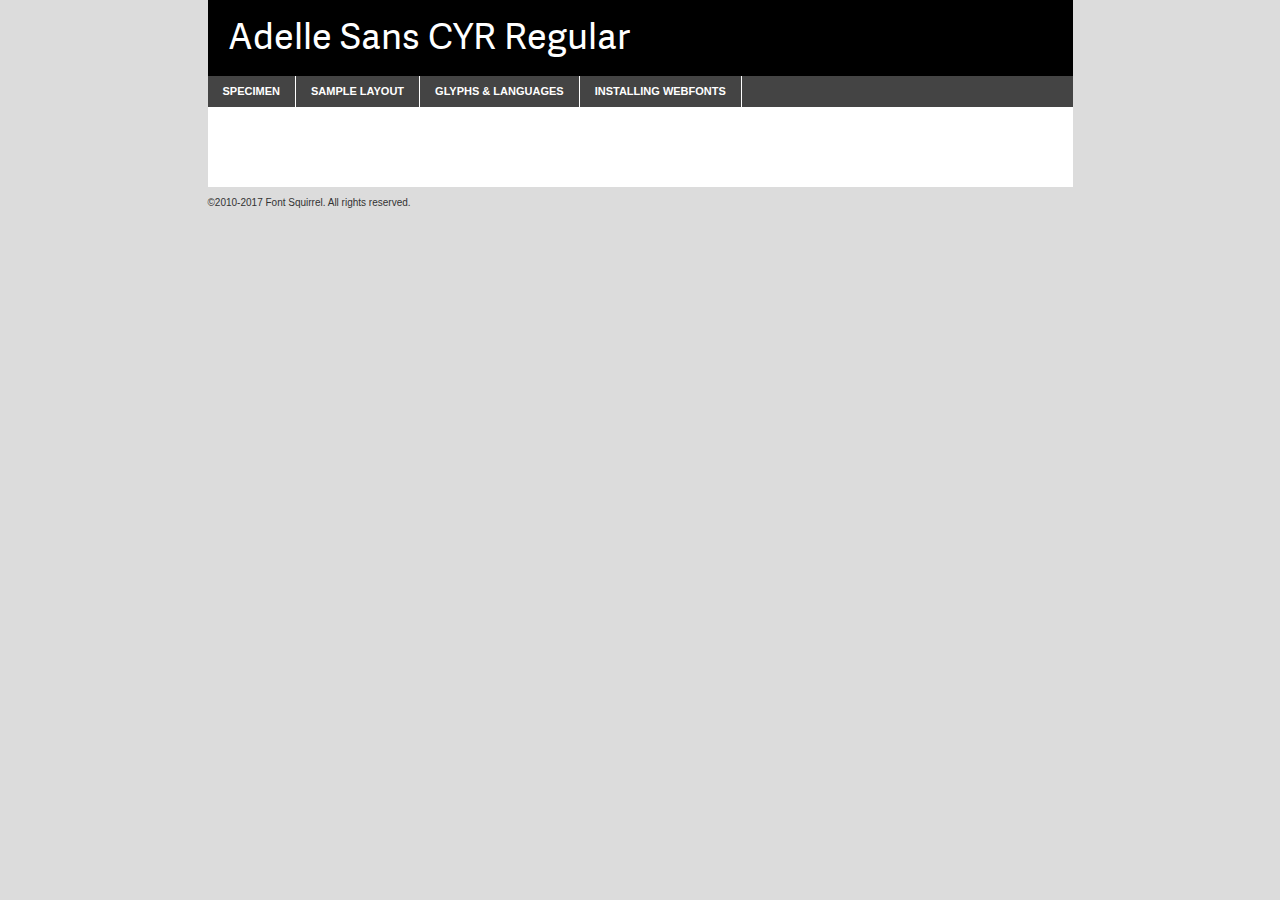
<file: _static/fonts/adelle-sans-regular-demo.html>
<!DOCTYPE html PUBLIC "-//W3C//DTD XHTML 1.0 Transitional//EN"
	"http://www.w3.org/TR/xhtml1/DTD/xhtml1-transitional.dtd">

<html xmlns="http://www.w3.org/1999/xhtml" xml:lang="en" lang="en">
<head>
	<meta http-equiv="Content-Type" content="text/html; charset=utf-8" />
	<script src="http://ajax.googleapis.com/ajax/libs/jquery/1.7.2/jquery.min.js" type="text/javascript" charset="utf-8"></script>
	<script type="text/javascript">
	(function($){$.fn.easyTabs=function(option){var param=jQuery.extend({fadeSpeed:"fast",defaultContent:1,activeClass:'active'},option);$(this).each(function(){var thisId="#"+this.id;if(param.defaultContent==''){param.defaultContent=1;}
	if(typeof param.defaultContent=="number")
	{var defaultTab=$(thisId+" .tabs li:eq("+(param.defaultContent-1)+") a").attr('href').substr(1);}else{var defaultTab=param.defaultContent;}
	$(thisId+" .tabs li a").each(function(){var tabToHide=$(this).attr('href').substr(1);$("#"+tabToHide).addClass('easytabs-tab-content');});hideAll();changeContent(defaultTab);function hideAll(){$(thisId+" .easytabs-tab-content").hide();}
	function changeContent(tabId){hideAll();$(thisId+" .tabs li").removeClass(param.activeClass);$(thisId+" .tabs li a[href=#"+tabId+"]").closest('li').addClass(param.activeClass);if(param.fadeSpeed!="none")
	{$(thisId+" #"+tabId).fadeIn(param.fadeSpeed);}else{$(thisId+" #"+tabId).show();}}
	$(thisId+" .tabs li").click(function(){var tabId=$(this).find('a').attr('href').substr(1);changeContent(tabId);return false;});});}})(jQuery);
	</script>
	<link rel="stylesheet" href="specimen_files/specimen_stylesheet.css" type="text/css" charset="utf-8" />
	<link rel="stylesheet" href="stylesheet.css" type="text/css" charset="utf-8" />

	<style type="text/css">
					body{
				font-family: 'adelle_sans_cyrregular';
							}
		</style>

	<title>Adelle Sans CYR Regular Specimen</title>
	
	
	<script type="text/javascript" charset="utf-8">
		$(document).ready(function() {
			$('#container').easyTabs({defaultContent:1});
		});
	</script>
</head>

<body>
<div id="container">
	<div id="header">
		Adelle Sans CYR Regular	</div>
	<ul class="tabs">
		<li><a href="#specimen">Specimen</a></li>
		<li><a href="#layout">Sample Layout</a></li>
				<li><a href="#glyphs">Glyphs &amp; Languages</a></li>
		<li><a href="#installing">Installing Webfonts</a></li>
		
	</ul>
	
	<div id="main_content">

		
			<div id="specimen">
		
				<div class="section">
					<div class="grid12 firstcol">
						<div class="huge">AaBb</div>
					</div>
				</div>
		
				<div class="section">
					<div class="glyph_range">A&#x200B;B&#x200b;C&#x200b;D&#x200b;E&#x200b;F&#x200b;G&#x200b;H&#x200b;I&#x200b;J&#x200b;K&#x200b;L&#x200b;M&#x200b;N&#x200b;O&#x200b;P&#x200b;Q&#x200b;R&#x200b;S&#x200b;T&#x200b;U&#x200b;V&#x200b;W&#x200b;X&#x200b;Y&#x200b;Z&#x200b;a&#x200b;b&#x200b;c&#x200b;d&#x200b;e&#x200b;f&#x200b;g&#x200b;h&#x200b;i&#x200b;j&#x200b;k&#x200b;l&#x200b;m&#x200b;n&#x200b;o&#x200b;p&#x200b;q&#x200b;r&#x200b;s&#x200b;t&#x200b;u&#x200b;v&#x200b;w&#x200b;x&#x200b;y&#x200b;z&#x200b;1&#x200b;2&#x200b;3&#x200b;4&#x200b;5&#x200b;6&#x200b;7&#x200b;8&#x200b;9&#x200b;0&#x200b;&amp;&#x200b;.&#x200b;,&#x200b;?&#x200b;!&#x200b;&#64;&#x200b;(&#x200b;)&#x200b;#&#x200b;$&#x200b;%&#x200b;*&#x200b;+&#x200b;-&#x200b;=&#x200b;:&#x200b;;</div>
				</div>
				<div class="section">
					<div class="grid12 firstcol">
						<table class="sample_table">
							<tr><td>10</td><td class="size10">abcdefghijklmnopqrstuvwxyzABCDEFGHIJKLMNOPQRSTUVWXYZ0123456789abcdefghijklmnopqrstuvwxyzABCDEFGHIJKLMNOPQRSTUVWXYZ0123456789abcdefghijklmnopqrstuvwxyzABCDEFGHIJKLMNOPQRSTUVWXYZ</td></tr>
							<tr><td>11</td><td class="size11">abcdefghijklmnopqrstuvwxyzABCDEFGHIJKLMNOPQRSTUVWXYZ0123456789abcdefghijklmnopqrstuvwxyzABCDEFGHIJKLMNOPQRSTUVWXYZ0123456789abcdefghijklmnopqrstuvwxyzABCDEFGHIJKLMNOPQRSTUVWXYZ</td></tr>
							<tr><td>12</td><td class="size12">abcdefghijklmnopqrstuvwxyzABCDEFGHIJKLMNOPQRSTUVWXYZ0123456789abcdefghijklmnopqrstuvwxyzABCDEFGHIJKLMNOPQRSTUVWXYZ0123456789abcdefghijklmnopqrstuvwxyzABCDEFGHIJKLMNOPQRSTUVWXYZ</td></tr>
							<tr><td>13</td><td class="size13">abcdefghijklmnopqrstuvwxyzABCDEFGHIJKLMNOPQRSTUVWXYZ0123456789abcdefghijklmnopqrstuvwxyzABCDEFGHIJKLMNOPQRSTUVWXYZ0123456789abcdefghijklmnopqrstuvwxyzABCDEFGHIJKLMNOPQRSTUVWXYZ</td></tr>
							<tr><td>14</td><td class="size14">abcdefghijklmnopqrstuvwxyzABCDEFGHIJKLMNOPQRSTUVWXYZ0123456789abcdefghijklmnopqrstuvwxyzABCDEFGHIJKLMNOPQRSTUVWXYZ0123456789abcdefghijklmnopqrstuvwxyzABCDEFGHIJKLMNOPQRSTUVWXYZ</td></tr>
							<tr><td>16</td><td class="size16">abcdefghijklmnopqrstuvwxyzABCDEFGHIJKLMNOPQRSTUVWXYZ0123456789abcdefghijklmnopqrstuvwxyzABCDEFGHIJKLMNOPQRSTUVWXYZ</td></tr>
							<tr><td>18</td><td class="size18">abcdefghijklmnopqrstuvwxyzABCDEFGHIJKLMNOPQRSTUVWXYZ0123456789abcdefghijklmnopqrstuvwxyzABCDEFGHIJKLMNOPQRSTUVWXYZ</td></tr>
							<tr><td>20</td><td class="size20">abcdefghijklmnopqrstuvwxyzABCDEFGHIJKLMNOPQRSTUVWXYZ0123456789abcdefghijklmnopqrstuvwxyzABCDEFGHIJKLMNOPQRSTUVWXYZ</td></tr>
							<tr><td>24</td><td class="size24">abcdefghijklmnopqrstuvwxyzABCDEFGHIJKLMNOPQRSTUVWXYZ0123456789abcdefghijklmnopqrstuvwxyzABCDEFGHIJKLMNOPQRSTUVWXYZ</td></tr>
							<tr><td>30</td><td class="size30">abcdefghijklmnopqrstuvwxyzABCDEFGHIJKLMNOPQRSTUVWXYZ0123456789abcdefghijklmnopqrstuvwxyzABCDEFGHIJKLMNOPQRSTUVWXYZ</td></tr>
							<tr><td>36</td><td class="size36">abcdefghijklmnopqrstuvwxyzABCDEFGHIJKLMNOPQRSTUVWXYZ0123456789abcdefghijklmnopqrstuvwxyzABCDEFGHIJKLMNOPQRSTUVWXYZ</td></tr>
							<tr><td>48</td><td class="size48">abcdefghijklmnopqrstuvwxyzABCDEFGHIJKLMNOPQRSTUVWXYZ0123456789abcdefghijklmnopqrstuvwxyzABCDEFGHIJKLMNOPQRSTUVWXYZ</td></tr>
							<tr><td>60</td><td class="size60">abcdefghijklmnopqrstuvwxyzABCDEFGHIJKLMNOPQRSTUVWXYZ0123456789abcdefghijklmnopqrstuvwxyzABCDEFGHIJKLMNOPQRSTUVWXYZ</td></tr>
							<tr><td>72</td><td class="size72">abcdefghijklmnopqrstuvwxyzABCDEFGHIJKLMNOPQRSTUVWXYZ0123456789abcdefghijklmnopqrstuvwxyzABCDEFGHIJKLMNOPQRSTUVWXYZ</td></tr>
							<tr><td>90</td><td class="size90">abcdefghijklmnopqrstuvwxyzABCDEFGHIJKLMNOPQRSTUVWXYZ0123456789abcdefghijklmnopqrstuvwxyzABCDEFGHIJKLMNOPQRSTUVWXYZ</td></tr>
						</table>
				
					</div>
			
				</div>
		
		
		
								<div class="section" id="bodycomparison">


										<div id="xheight">
				<div class="fontbody">&#x25FC;&#x25FC;&#x25FC;&#x25FC;&#x25FC;&#x25FC;&#x25FC;&#x25FC;&#x25FC;&#x25FC;&#x25FC;&#x25FC;&#x25FC;&#x25FC;&#x25FC;&#x25FC;&#x25FC;&#x25FC;&#x25FC;&#x25FC;&#x25FC;&#x25FC;&#x25FC;&#x25FC;&#x25FC;&#x25FC;&#x25FC;&#x25FC;&#x25FC;&#x25FC;&#x25FC;&#x25FC;&#x25FC;&#x25FC;&#x25FC;&#x25FC;&#x25FC;&#x25FC;&#x25FC;&#x25FC;&#x25FC;&#x25FC;&#x25FC;&#x25FC;&#x25FC;&#x25FC;&#x25FC;&#x25FC;&#x25FC;&#x25FC;&#x25FC;&#x25FC;&#x25FC;&#x25FC;&#x25FC;&#x25FC;&#x25FC;&#x25FC;&#x25FC;&#x25FC;&#x25FC;&#x25FC;&#x25FC;&#x25FC;&#x25FC;&#x25FC;&#x25FC;&#x25FC;&#x25FC;&#x25FC;&#x25FC;&#x25FC;&#x25FC;&#x25FC;&#x25FC;&#x25FC;&#x25FC;&#x25FC;&#x25FC;&#x25FC;&#x25FC;&#x25FC;&#x25FC;&#x25FC;&#x25FC;&#x25FC;&#x25FC;&#x25FC;&#x25FC;&#x25FC;&#x25FC;&#x25FC;&#x25FC;&#x25FC;&#x25FC;&#x25FC;&#x25FC;&#x25FC;&#x25FC;body</div><div class="arialbody">body</div><div class="verdanabody">body</div><div class="georgiabody">body</div></div>
										<div class="fontbody" style="z-index:1">
											body<span>Adelle Sans CYR Regular</span>
										</div>
										<div class="arialbody" style="z-index:1">
											body<span>Arial</span>
										</div>
										<div class="verdanabody" style="z-index:1">
											body<span>Verdana</span>
										</div>
										<div class="georgiabody" style="z-index:1">
											body<span>Georgia</span>
										</div>



								</div>
		
		
				<div class="section psample psample_row1" id="">
					
					<div class="grid2 firstcol">
						<p class="size10"><span>10.</span>Aenean lacinia bibendum nulla sed consectetur. Fusce dapibus, tellus ac cursus commodo, tortor mauris condimentum nibh, ut fermentum massa justo sit amet risus. Nullam id dolor id nibh ultricies vehicula ut id elit. Cum sociis natoque penatibus et magnis dis parturient montes, nascetur ridiculus mus. Nulla vitae elit libero, a pharetra augue.</p>
			
					</div>
					<div class="grid3">
						<p class="size11"><span>11.</span>Aenean lacinia bibendum nulla sed consectetur. Fusce dapibus, tellus ac cursus commodo, tortor mauris condimentum nibh, ut fermentum massa justo sit amet risus. Nullam id dolor id nibh ultricies vehicula ut id elit. Cum sociis natoque penatibus et magnis dis parturient montes, nascetur ridiculus mus. Nulla vitae elit libero, a pharetra augue.</p>
			
					</div>
					<div class="grid3">
						<p class="size12"><span>12.</span>Aenean lacinia bibendum nulla sed consectetur. Fusce dapibus, tellus ac cursus commodo, tortor mauris condimentum nibh, ut fermentum massa justo sit amet risus. Nullam id dolor id nibh ultricies vehicula ut id elit. Cum sociis natoque penatibus et magnis dis parturient montes, nascetur ridiculus mus. Nulla vitae elit libero, a pharetra augue.</p>
			
					</div>
					<div class="grid4">
						<p class="size13"><span>13.</span>Aenean lacinia bibendum nulla sed consectetur. Fusce dapibus, tellus ac cursus commodo, tortor mauris condimentum nibh, ut fermentum massa justo sit amet risus. Nullam id dolor id nibh ultricies vehicula ut id elit. Cum sociis natoque penatibus et magnis dis parturient montes, nascetur ridiculus mus. Nulla vitae elit libero, a pharetra augue.</p>
			
					</div>
					<div class="white_blend"></div>
					
				</div>
				<div class="section psample psample_row2" id="">
					<div class="grid3 firstcol">
						<p class="size14"><span>14.</span>Aenean lacinia bibendum nulla sed consectetur. Fusce dapibus, tellus ac cursus commodo, tortor mauris condimentum nibh, ut fermentum massa justo sit amet risus. Nullam id dolor id nibh ultricies vehicula ut id elit. Cum sociis natoque penatibus et magnis dis parturient montes, nascetur ridiculus mus. Nulla vitae elit libero, a pharetra augue.</p>
			
					</div>
					<div class="grid4">
						<p class="size16"><span>16.</span>Aenean lacinia bibendum nulla sed consectetur. Fusce dapibus, tellus ac cursus commodo, tortor mauris condimentum nibh, ut fermentum massa justo sit amet risus. Nullam id dolor id nibh ultricies vehicula ut id elit. Cum sociis natoque penatibus et magnis dis parturient montes, nascetur ridiculus mus. Nulla vitae elit libero, a pharetra augue.</p>
			
					</div>
					<div class="grid5">
						<p class="size18"><span>18.</span>Aenean lacinia bibendum nulla sed consectetur. Fusce dapibus, tellus ac cursus commodo, tortor mauris condimentum nibh, ut fermentum massa justo sit amet risus. Nullam id dolor id nibh ultricies vehicula ut id elit. Cum sociis natoque penatibus et magnis dis parturient montes, nascetur ridiculus mus. Nulla vitae elit libero, a pharetra augue.</p>
			
					</div>

					<div class="white_blend"></div>

				</div>
				
				<div class="section psample psample_row3" id="">
					<div class="grid5 firstcol">
						<p class="size20"><span>20.</span>Aenean lacinia bibendum nulla sed consectetur. Fusce dapibus, tellus ac cursus commodo, tortor mauris condimentum nibh, ut fermentum massa justo sit amet risus. Nullam id dolor id nibh ultricies vehicula ut id elit. Cum sociis natoque penatibus et magnis dis parturient montes, nascetur ridiculus mus. Nulla vitae elit libero, a pharetra augue.</p>
					</div>
					<div class="grid7">
						<p class="size24"><span>24.</span>Aenean lacinia bibendum nulla sed consectetur. Fusce dapibus, tellus ac cursus commodo, tortor mauris condimentum nibh, ut fermentum massa justo sit amet risus. Nullam id dolor id nibh ultricies vehicula ut id elit. Cum sociis natoque penatibus et magnis dis parturient montes, nascetur ridiculus mus. Nulla vitae elit libero, a pharetra augue.</p>
					</div>
					
					<div class="white_blend"></div>
					
				</div>
				
				<div class="section psample psample_row4" id="">
					<div class="grid12 firstcol">
						<p class="size30"><span>30.</span>Aenean lacinia bibendum nulla sed consectetur. Fusce dapibus, tellus ac cursus commodo, tortor mauris condimentum nibh, ut fermentum massa justo sit amet risus. Nullam id dolor id nibh ultricies vehicula ut id elit. Cum sociis natoque penatibus et magnis dis parturient montes, nascetur ridiculus mus. Nulla vitae elit libero, a pharetra augue.</p>
					</div>
					<div class="white_blend"></div>
					
				</div>
				
				
				
				<div class="section psample psample_row1 fullreverse">
					<div class="grid2 firstcol">
						<p class="size10"><span>10.</span>Aenean lacinia bibendum nulla sed consectetur. Fusce dapibus, tellus ac cursus commodo, tortor mauris condimentum nibh, ut fermentum massa justo sit amet risus. Nullam id dolor id nibh ultricies vehicula ut id elit. Cum sociis natoque penatibus et magnis dis parturient montes, nascetur ridiculus mus. Nulla vitae elit libero, a pharetra augue.</p>
			
					</div>
					<div class="grid3">
						<p class="size11"><span>11.</span>Aenean lacinia bibendum nulla sed consectetur. Fusce dapibus, tellus ac cursus commodo, tortor mauris condimentum nibh, ut fermentum massa justo sit amet risus. Nullam id dolor id nibh ultricies vehicula ut id elit. Cum sociis natoque penatibus et magnis dis parturient montes, nascetur ridiculus mus. Nulla vitae elit libero, a pharetra augue.</p>
			
					</div>
					<div class="grid3">
						<p class="size12"><span>12.</span>Aenean lacinia bibendum nulla sed consectetur. Fusce dapibus, tellus ac cursus commodo, tortor mauris condimentum nibh, ut fermentum massa justo sit amet risus. Nullam id dolor id nibh ultricies vehicula ut id elit. Cum sociis natoque penatibus et magnis dis parturient montes, nascetur ridiculus mus. Nulla vitae elit libero, a pharetra augue.</p>
			
					</div>
					<div class="grid4">
						<p class="size13"><span>13.</span>Aenean lacinia bibendum nulla sed consectetur. Fusce dapibus, tellus ac cursus commodo, tortor mauris condimentum nibh, ut fermentum massa justo sit amet risus. Nullam id dolor id nibh ultricies vehicula ut id elit. Cum sociis natoque penatibus et magnis dis parturient montes, nascetur ridiculus mus. Nulla vitae elit libero, a pharetra augue.</p>
			
					</div>
					<div class="black_blend"></div>
					
				</div>
				
				<div class="section psample psample_row2 fullreverse">
					<div class="grid3 firstcol">
						<p class="size14"><span>14.</span>Aenean lacinia bibendum nulla sed consectetur. Fusce dapibus, tellus ac cursus commodo, tortor mauris condimentum nibh, ut fermentum massa justo sit amet risus. Nullam id dolor id nibh ultricies vehicula ut id elit. Cum sociis natoque penatibus et magnis dis parturient montes, nascetur ridiculus mus. Nulla vitae elit libero, a pharetra augue.</p>
			
					</div>
					<div class="grid4">
						<p class="size16"><span>16.</span>Aenean lacinia bibendum nulla sed consectetur. Fusce dapibus, tellus ac cursus commodo, tortor mauris condimentum nibh, ut fermentum massa justo sit amet risus. Nullam id dolor id nibh ultricies vehicula ut id elit. Cum sociis natoque penatibus et magnis dis parturient montes, nascetur ridiculus mus. Nulla vitae elit libero, a pharetra augue.</p>
			
					</div>
					<div class="grid5">
						<p class="size18"><span>18.</span>Aenean lacinia bibendum nulla sed consectetur. Fusce dapibus, tellus ac cursus commodo, tortor mauris condimentum nibh, ut fermentum massa justo sit amet risus. Nullam id dolor id nibh ultricies vehicula ut id elit. Cum sociis natoque penatibus et magnis dis parturient montes, nascetur ridiculus mus. Nulla vitae elit libero, a pharetra augue.</p>
			
					</div>
					<div class="black_blend"></div>

				</div>
				
				<div class="section psample fullreverse psample_row3" id="">
					<div class="grid5 firstcol">
						<p class="size20"><span>20.</span>Aenean lacinia bibendum nulla sed consectetur. Fusce dapibus, tellus ac cursus commodo, tortor mauris condimentum nibh, ut fermentum massa justo sit amet risus. Nullam id dolor id nibh ultricies vehicula ut id elit. Cum sociis natoque penatibus et magnis dis parturient montes, nascetur ridiculus mus. Nulla vitae elit libero, a pharetra augue.</p>
					</div>
					<div class="grid7">
						<p class="size24"><span>24.</span>Aenean lacinia bibendum nulla sed consectetur. Fusce dapibus, tellus ac cursus commodo, tortor mauris condimentum nibh, ut fermentum massa justo sit amet risus. Nullam id dolor id nibh ultricies vehicula ut id elit. Cum sociis natoque penatibus et magnis dis parturient montes, nascetur ridiculus mus. Nulla vitae elit libero, a pharetra augue.</p>
					</div>
					
					<div class="black_blend"></div>
					
				</div>
				
				<div class="section psample fullreverse psample_row4" id="" style="border-bottom: 20px #000 solid;">
					<div class="grid12 firstcol">
						<p class="size30"><span>30.</span>Aenean lacinia bibendum nulla sed consectetur. Fusce dapibus, tellus ac cursus commodo, tortor mauris condimentum nibh, ut fermentum massa justo sit amet risus. Nullam id dolor id nibh ultricies vehicula ut id elit. Cum sociis natoque penatibus et magnis dis parturient montes, nascetur ridiculus mus. Nulla vitae elit libero, a pharetra augue.</p>
					</div>
					<div class="black_blend"></div>
					
				</div>
				
				
				
				
			</div>
			
			<div id="layout">
				
				<div class="section">
					
					<div class="grid12 firstcol">
						<h1>Lorem Ipsum Dolor</h1>
						<h2>Etiam porta sem malesuada magna mollis euismod</h2>
						
						<p class="byline">By <a href="#link">Aenean Lacinia</a></p>
					</div>
				</div>
				<div class="section">
					<div class="grid8 firstcol">
						<p class="large">Donec sed odio dui. Morbi leo risus, porta ac consectetur ac, vestibulum at eros. Fusce dapibus, tellus ac cursus commodo, tortor mauris condimentum nibh, ut fermentum massa justo sit amet risus. </p>

						
						<h3>Pellentesque ornare sem</h3>

						<p>Maecenas sed diam eget risus varius blandit sit amet non magna. Maecenas faucibus mollis interdum. Donec ullamcorper nulla non metus auctor fringilla. Nullam id dolor id nibh ultricies vehicula ut id elit. Nullam id dolor id nibh ultricies vehicula ut id elit. </p>

						<p>Aenean eu leo quam. Pellentesque ornare sem lacinia quam venenatis vestibulum. Lorem ipsum dolor sit amet, consectetur adipiscing elit. Cum sociis natoque penatibus et magnis dis parturient montes, nascetur ridiculus mus. </p>

						<p>Nulla vitae elit libero, a pharetra augue. Praesent commodo cursus magna, vel scelerisque nisl consectetur et. Aenean lacinia bibendum nulla sed consectetur. </p>

						<p>Nullam quis risus eget urna mollis ornare vel eu leo. Nullam quis risus eget urna mollis ornare vel eu leo. Maecenas sed diam eget risus varius blandit sit amet non magna. Donec ullamcorper nulla non metus auctor fringilla. </p>

						<h3>Cras mattis consectetur</h3>

						<p>Aenean eu leo quam. Pellentesque ornare sem lacinia quam venenatis vestibulum. Aenean lacinia bibendum nulla sed consectetur. Integer posuere erat a ante venenatis dapibus posuere velit aliquet. Cras mattis consectetur purus sit amet fermentum. </p>

						<p>Nullam id dolor id nibh ultricies vehicula ut id elit. Nullam quis risus eget urna mollis ornare vel eu leo. Cras mattis consectetur purus sit amet fermentum.</p>
					</div>
					
					<div class="grid4 sidebar">
						
						<div class="box reverse">
							<p class="last">Nullam quis risus eget urna mollis ornare vel eu leo. Donec ullamcorper nulla non metus auctor fringilla. Cras mattis consectetur purus sit amet fermentum. Sed posuere consectetur est at lobortis. Lorem ipsum dolor sit amet, consectetur adipiscing elit. </p>
						</div>
						
						<p class="caption">Maecenas sed diam eget risus varius.</p>

						<p>Vestibulum id ligula porta felis euismod semper. Integer posuere erat a ante venenatis dapibus posuere velit aliquet. Vestibulum id ligula porta felis euismod semper. Sed posuere consectetur est at lobortis. Maecenas sed diam eget risus varius blandit sit amet non magna. Fusce dapibus, tellus ac cursus commodo, tortor mauris condimentum nibh, ut fermentum massa justo sit amet risus. </p>

					

						<p>Duis mollis, est non commodo luctus, nisi erat porttitor ligula, eget lacinia odio sem nec elit. Aenean lacinia bibendum nulla sed consectetur. Vivamus sagittis lacus vel augue laoreet rutrum faucibus dolor auctor. Aenean lacinia bibendum nulla sed consectetur. Nullam quis risus eget urna mollis ornare vel eu leo. </p>

						<p>Praesent commodo cursus magna, vel scelerisque nisl consectetur et. Donec ullamcorper nulla non metus auctor fringilla. Maecenas faucibus mollis interdum. Fusce dapibus, tellus ac cursus commodo, tortor mauris condimentum nibh, ut fermentum massa justo sit amet risus. </p>

					</div>
				</div>
				
			</div>


			



		<div id="glyphs">
			<div class="section">
				<div class="grid12 firstcol">
			
				<h1>Language Support</h1>
				<p>The subset of Adelle Sans CYR Regular in this kit supports the following languages:<br />
			
					Dutch, English, Frisian, Italian, Malagasy, Alsatian, Arapaho, Arrernte, Bislama, Cebuano, Corsican, Fijian, French_creole, Gilbertese, Haitian_creole, Hmong, Hopi, Ibanag, Iloko_ilokano, Indonesian, Interglossa_glosa, Interlingua, Lojban, Lombard, Luxembourgeois, Norfolk_pitcairnese, Oromo, Potawatomi, Rhaeto-romance, Romansh, Rotokas, Seychelles_creole, Shona, Somali, Southern_ndebele, Swahili, Swati_swazi, Tok_pisin, Uyghur_latinized, Volapuk, Warlpiri, Xhosa, Yapese, Zulu, Latinbasic, Ubasic, Demo				</p>
				<h1>Glyph Chart</h1>
				<p>The subset of Adelle Sans CYR Regular in this kit includes all the glyphs listed below. Unicode entities are included above each glyph to help you insert individual characters into your layout.</p>
				<div id="glyph_chart">
			
																				 <div><p>&amp;#13;</p>&#13;</div>
																				 <div><p>&amp;#32;</p>&#32;</div>
																				 <div><p>&amp;#33;</p>&#33;</div>
																				 <div><p>&amp;#34;</p>&#34;</div>
																				 <div><p>&amp;#35;</p>&#35;</div>
																				 <div><p>&amp;#36;</p>&#36;</div>
																				 <div><p>&amp;#37;</p>&#37;</div>
																				 <div><p>&amp;#38;</p>&#38;</div>
																				 <div><p>&amp;#39;</p>&#39;</div>
																				 <div><p>&amp;#40;</p>&#40;</div>
																				 <div><p>&amp;#41;</p>&#41;</div>
																				 <div><p>&amp;#42;</p>&#42;</div>
																				 <div><p>&amp;#43;</p>&#43;</div>
																				 <div><p>&amp;#44;</p>&#44;</div>
																				 <div><p>&amp;#45;</p>&#45;</div>
																				 <div><p>&amp;#46;</p>&#46;</div>
																				 <div><p>&amp;#47;</p>&#47;</div>
																				 <div><p>&amp;#48;</p>&#48;</div>
																				 <div><p>&amp;#49;</p>&#49;</div>
																				 <div><p>&amp;#50;</p>&#50;</div>
																				 <div><p>&amp;#51;</p>&#51;</div>
																				 <div><p>&amp;#52;</p>&#52;</div>
																				 <div><p>&amp;#53;</p>&#53;</div>
																				 <div><p>&amp;#54;</p>&#54;</div>
																				 <div><p>&amp;#55;</p>&#55;</div>
																				 <div><p>&amp;#56;</p>&#56;</div>
																				 <div><p>&amp;#57;</p>&#57;</div>
																				 <div><p>&amp;#58;</p>&#58;</div>
																				 <div><p>&amp;#59;</p>&#59;</div>
																				 <div><p>&amp;#60;</p>&#60;</div>
																				 <div><p>&amp;#61;</p>&#61;</div>
																				 <div><p>&amp;#62;</p>&#62;</div>
																				 <div><p>&amp;#63;</p>&#63;</div>
																				 <div><p>&amp;#64;</p>&#64;</div>
																				 <div><p>&amp;#65;</p>&#65;</div>
																				 <div><p>&amp;#66;</p>&#66;</div>
																				 <div><p>&amp;#67;</p>&#67;</div>
																				 <div><p>&amp;#68;</p>&#68;</div>
																				 <div><p>&amp;#69;</p>&#69;</div>
																				 <div><p>&amp;#70;</p>&#70;</div>
																				 <div><p>&amp;#71;</p>&#71;</div>
																				 <div><p>&amp;#72;</p>&#72;</div>
																				 <div><p>&amp;#73;</p>&#73;</div>
																				 <div><p>&amp;#74;</p>&#74;</div>
																				 <div><p>&amp;#75;</p>&#75;</div>
																				 <div><p>&amp;#76;</p>&#76;</div>
																				 <div><p>&amp;#77;</p>&#77;</div>
																				 <div><p>&amp;#78;</p>&#78;</div>
																				 <div><p>&amp;#79;</p>&#79;</div>
																				 <div><p>&amp;#80;</p>&#80;</div>
																				 <div><p>&amp;#81;</p>&#81;</div>
																				 <div><p>&amp;#82;</p>&#82;</div>
																				 <div><p>&amp;#83;</p>&#83;</div>
																				 <div><p>&amp;#84;</p>&#84;</div>
																				 <div><p>&amp;#85;</p>&#85;</div>
																				 <div><p>&amp;#86;</p>&#86;</div>
																				 <div><p>&amp;#87;</p>&#87;</div>
																				 <div><p>&amp;#88;</p>&#88;</div>
																				 <div><p>&amp;#89;</p>&#89;</div>
																				 <div><p>&amp;#90;</p>&#90;</div>
																				 <div><p>&amp;#91;</p>&#91;</div>
																				 <div><p>&amp;#92;</p>&#92;</div>
																				 <div><p>&amp;#93;</p>&#93;</div>
																				 <div><p>&amp;#94;</p>&#94;</div>
																				 <div><p>&amp;#95;</p>&#95;</div>
																				 <div><p>&amp;#96;</p>&#96;</div>
																				 <div><p>&amp;#97;</p>&#97;</div>
																				 <div><p>&amp;#98;</p>&#98;</div>
																				 <div><p>&amp;#99;</p>&#99;</div>
																				 <div><p>&amp;#100;</p>&#100;</div>
																				 <div><p>&amp;#101;</p>&#101;</div>
																				 <div><p>&amp;#102;</p>&#102;</div>
																				 <div><p>&amp;#103;</p>&#103;</div>
																				 <div><p>&amp;#104;</p>&#104;</div>
																				 <div><p>&amp;#105;</p>&#105;</div>
																				 <div><p>&amp;#106;</p>&#106;</div>
																				 <div><p>&amp;#107;</p>&#107;</div>
																				 <div><p>&amp;#108;</p>&#108;</div>
																				 <div><p>&amp;#109;</p>&#109;</div>
																				 <div><p>&amp;#110;</p>&#110;</div>
																				 <div><p>&amp;#111;</p>&#111;</div>
																				 <div><p>&amp;#112;</p>&#112;</div>
																				 <div><p>&amp;#113;</p>&#113;</div>
																				 <div><p>&amp;#114;</p>&#114;</div>
																				 <div><p>&amp;#115;</p>&#115;</div>
																				 <div><p>&amp;#116;</p>&#116;</div>
																				 <div><p>&amp;#117;</p>&#117;</div>
																				 <div><p>&amp;#118;</p>&#118;</div>
																				 <div><p>&amp;#119;</p>&#119;</div>
																				 <div><p>&amp;#120;</p>&#120;</div>
																				 <div><p>&amp;#121;</p>&#121;</div>
																				 <div><p>&amp;#122;</p>&#122;</div>
																				 <div><p>&amp;#123;</p>&#123;</div>
																				 <div><p>&amp;#124;</p>&#124;</div>
																				 <div><p>&amp;#125;</p>&#125;</div>
																				 <div><p>&amp;#126;</p>&#126;</div>
																				 <div><p>&amp;#160;</p>&#160;</div>
																				 <div><p>&amp;#162;</p>&#162;</div>
																				 <div><p>&amp;#163;</p>&#163;</div>
																				 <div><p>&amp;#165;</p>&#165;</div>
																				 <div><p>&amp;#168;</p>&#168;</div>
																				 <div><p>&amp;#169;</p>&#169;</div>
																				 <div><p>&amp;#171;</p>&#171;</div>
																				 <div><p>&amp;#173;</p>&#173;</div>
																				 <div><p>&amp;#174;</p>&#174;</div>
																				 <div><p>&amp;#180;</p>&#180;</div>
																				 <div><p>&amp;#184;</p>&#184;</div>
																				 <div><p>&amp;#187;</p>&#187;</div>
																				 <div><p>&amp;#192;</p>&#192;</div>
																				 <div><p>&amp;#193;</p>&#193;</div>
																				 <div><p>&amp;#194;</p>&#194;</div>
																				 <div><p>&amp;#196;</p>&#196;</div>
																				 <div><p>&amp;#200;</p>&#200;</div>
																				 <div><p>&amp;#201;</p>&#201;</div>
																				 <div><p>&amp;#202;</p>&#202;</div>
																				 <div><p>&amp;#203;</p>&#203;</div>
																				 <div><p>&amp;#204;</p>&#204;</div>
																				 <div><p>&amp;#205;</p>&#205;</div>
																				 <div><p>&amp;#206;</p>&#206;</div>
																				 <div><p>&amp;#207;</p>&#207;</div>
																				 <div><p>&amp;#210;</p>&#210;</div>
																				 <div><p>&amp;#211;</p>&#211;</div>
																				 <div><p>&amp;#212;</p>&#212;</div>
																				 <div><p>&amp;#214;</p>&#214;</div>
																				 <div><p>&amp;#217;</p>&#217;</div>
																				 <div><p>&amp;#218;</p>&#218;</div>
																				 <div><p>&amp;#219;</p>&#219;</div>
																				 <div><p>&amp;#220;</p>&#220;</div>
																				 <div><p>&amp;#221;</p>&#221;</div>
																				 <div><p>&amp;#224;</p>&#224;</div>
																				 <div><p>&amp;#226;</p>&#226;</div>
																				 <div><p>&amp;#228;</p>&#228;</div>
																				 <div><p>&amp;#232;</p>&#232;</div>
																				 <div><p>&amp;#233;</p>&#233;</div>
																				 <div><p>&amp;#234;</p>&#234;</div>
																				 <div><p>&amp;#235;</p>&#235;</div>
																				 <div><p>&amp;#236;</p>&#236;</div>
																				 <div><p>&amp;#237;</p>&#237;</div>
																				 <div><p>&amp;#238;</p>&#238;</div>
																				 <div><p>&amp;#239;</p>&#239;</div>
																				 <div><p>&amp;#242;</p>&#242;</div>
																				 <div><p>&amp;#243;</p>&#243;</div>
																				 <div><p>&amp;#244;</p>&#244;</div>
																				 <div><p>&amp;#246;</p>&#246;</div>
																				 <div><p>&amp;#249;</p>&#249;</div>
																				 <div><p>&amp;#250;</p>&#250;</div>
																				 <div><p>&amp;#251;</p>&#251;</div>
																				 <div><p>&amp;#252;</p>&#252;</div>
																				 <div><p>&amp;#253;</p>&#253;</div>
																				 <div><p>&amp;#255;</p>&#255;</div>
																				 <div><p>&amp;#376;</p>&#376;</div>
																				 <div><p>&amp;#710;</p>&#710;</div>
																				 <div><p>&amp;#730;</p>&#730;</div>
																				 <div><p>&amp;#732;</p>&#732;</div>
																				 <div><p>&amp;#8192;</p>&#8192;</div>
																				 <div><p>&amp;#8193;</p>&#8193;</div>
																				 <div><p>&amp;#8194;</p>&#8194;</div>
																				 <div><p>&amp;#8195;</p>&#8195;</div>
																				 <div><p>&amp;#8196;</p>&#8196;</div>
																				 <div><p>&amp;#8197;</p>&#8197;</div>
																				 <div><p>&amp;#8198;</p>&#8198;</div>
																				 <div><p>&amp;#8199;</p>&#8199;</div>
																				 <div><p>&amp;#8200;</p>&#8200;</div>
																				 <div><p>&amp;#8201;</p>&#8201;</div>
																				 <div><p>&amp;#8202;</p>&#8202;</div>
																				 <div><p>&amp;#8208;</p>&#8208;</div>
																				 <div><p>&amp;#8209;</p>&#8209;</div>
																				 <div><p>&amp;#8210;</p>&#8210;</div>
																				 <div><p>&amp;#8211;</p>&#8211;</div>
																				 <div><p>&amp;#8212;</p>&#8212;</div>
																				 <div><p>&amp;#8216;</p>&#8216;</div>
																				 <div><p>&amp;#8217;</p>&#8217;</div>
																				 <div><p>&amp;#8218;</p>&#8218;</div>
																				 <div><p>&amp;#8220;</p>&#8220;</div>
																				 <div><p>&amp;#8221;</p>&#8221;</div>
																				 <div><p>&amp;#8222;</p>&#8222;</div>
																				 <div><p>&amp;#8226;</p>&#8226;</div>
																				 <div><p>&amp;#8230;</p>&#8230;</div>
																				 <div><p>&amp;#8239;</p>&#8239;</div>
																				 <div><p>&amp;#8249;</p>&#8249;</div>
																				 <div><p>&amp;#8250;</p>&#8250;</div>
																				 <div><p>&amp;#8287;</p>&#8287;</div>
																				 <div><p>&amp;#8364;</p>&#8364;</div>
																				 <div><p>&amp;#8482;</p>&#8482;</div>
																				 <div><p>&amp;#9724;</p>&#9724;</div>
																																						</div>	
				</div>
		
		
			</div>
		</div>
		
		
		<div id="specs">
			
		</div>
	
		<div id="installing">
			<div class="section">
				<div class="grid7 firstcol">
					<h1>Installing Webfonts</h1>
					
					<p>Webfonts are supported by all major browser platforms but not all in the same way. There are currently four different font formats that must be included in order to target all browsers. This includes TTF, WOFF, EOT and SVG.</p>
					
					<h2>1. Upload your webfonts</h2>
					<p>You must upload your webfont kit to your website. They should be in or near the same directory as your CSS files.</p>
					
					<h2>2. Include the webfont stylesheet</h2>
					<p>A special CSS @font-face declaration helps the various browsers select the appropriate font it needs without causing you a bunch of headaches. Learn more about this syntax by reading the <a href="https://www.fontspring.com/blog/further-hardening-of-the-bulletproof-syntax">Fontspring blog post</a> about it. The code for it is as follows:</p>


<code>
@font-face{ 
	font-family: 'MyWebFont';
	src: url('WebFont.eot');
	src: url('WebFont.eot?#iefix') format('embedded-opentype'),
	     url('WebFont.woff') format('woff'),
	     url('WebFont.ttf') format('truetype'),
	     url('WebFont.svg#webfont') format('svg');
}
</code>

	<p>We've already gone ahead and generated the code for you. All you have to do is link to the stylesheet in your HTML, like this:</p>
	<code>&lt;link rel=&quot;stylesheet&quot; href=&quot;stylesheet.css&quot; type=&quot;text/css&quot; charset=&quot;utf-8&quot; /&gt;</code>

					<h2>3. Modify your own stylesheet</h2>
					<p>To take advantage of your new fonts, you must tell your stylesheet to use them. Look at the original @font-face declaration above and find the property called "font-family." The name linked there will be what you use to reference the font. Prepend that webfont name to the font stack in the "font-family" property, inside the selector you want to change. For example:</p>
<code>p { font-family: 'WebFont', Arial, sans-serif; }</code>

<h2>4. Test</h2>
<p>Getting webfonts to work cross-browser <em>can</em> be tricky. Use the information in the sidebar to help you if you find that fonts aren't loading in a particular browser.</p>
				</div>
				
				<div class="grid5 sidebar">
					<div class="box">
						<h2>Troubleshooting<br />Font-Face Problems</h2>
						<p>Having trouble getting your webfonts to load in your new website? Here are some tips to sort out what might be the problem.</p>

						<h3>Fonts not showing in any browser</h3>

						<p>This sounds like you need to work on the plumbing. You either did not upload the fonts to the correct directory, or you did not link the fonts properly in the CSS. If you've confirmed that all this is correct and you still have a problem, take a look at your .htaccess file and see if requests are getting intercepted.</p>

						<h3>Fonts not loading in iPhone or iPad</h3>

						<p>The most common problem here is that you are serving the fonts from an IIS server. IIS refuses to serve files that have unknown MIME types. If that is the case, you must set the MIME type for SVG to "image/svg+xml" in the server settings. Follow these instructions from Microsoft if you need help.</p>

						<h3>Fonts not loading in Firefox</h3>

						<p>The primary reason for this failure? You are still using a version Firefox older than 3.5. So upgrade already! If that isn't it, then you are very likely serving fonts from a different domain. Firefox requires that all font assets be served from the same domain. Lastly it is possible that you need to add WOFF to your list of MIME types (if you are serving via IIS.)</p>

						<h3>Fonts not loading in IE</h3>

						<p>Are you looking at Internet Explorer on an actual Windows machine or are you cheating by using a service like Adobe BrowserLab? Many of these screenshot services do not render @font-face for IE. Best to test it on a real machine.</p>

						<h3>Fonts not loading in IE9</h3>

						<p>IE9, like Firefox, requires that fonts be served from the same domain as the website. Make sure that is the case.</p>
					</div>
				</div>
			</div>
			
		</div>
	
	</div>
	<div id="footer">
		<p>&copy;2010-2017 Font Squirrel. All rights reserved.</p>
	</div>
</div>
</body>
</html>
</file>
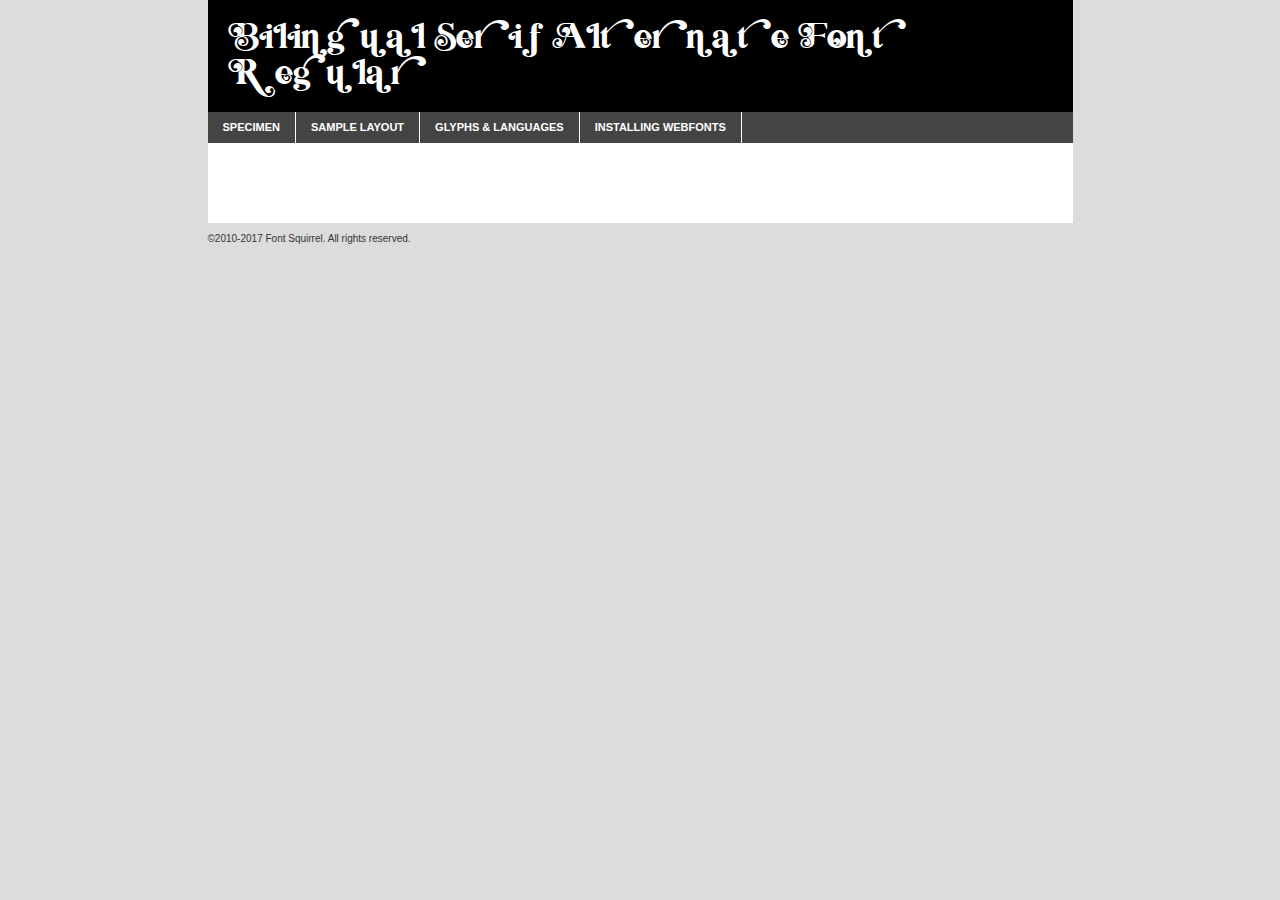
<file: _static/fonts/bilingual_serif_alternate_font-demo.html>
<!DOCTYPE html PUBLIC "-//W3C//DTD XHTML 1.0 Transitional//EN"
	"http://www.w3.org/TR/xhtml1/DTD/xhtml1-transitional.dtd">

<html xmlns="http://www.w3.org/1999/xhtml" xml:lang="en" lang="en">
<head>
	<meta http-equiv="Content-Type" content="text/html; charset=utf-8" />
	<script src="http://ajax.googleapis.com/ajax/libs/jquery/1.7.2/jquery.min.js" type="text/javascript" charset="utf-8"></script>
	<script type="text/javascript">
	(function($){$.fn.easyTabs=function(option){var param=jQuery.extend({fadeSpeed:"fast",defaultContent:1,activeClass:'active'},option);$(this).each(function(){var thisId="#"+this.id;if(param.defaultContent==''){param.defaultContent=1;}
	if(typeof param.defaultContent=="number")
	{var defaultTab=$(thisId+" .tabs li:eq("+(param.defaultContent-1)+") a").attr('href').substr(1);}else{var defaultTab=param.defaultContent;}
	$(thisId+" .tabs li a").each(function(){var tabToHide=$(this).attr('href').substr(1);$("#"+tabToHide).addClass('easytabs-tab-content');});hideAll();changeContent(defaultTab);function hideAll(){$(thisId+" .easytabs-tab-content").hide();}
	function changeContent(tabId){hideAll();$(thisId+" .tabs li").removeClass(param.activeClass);$(thisId+" .tabs li a[href=#"+tabId+"]").closest('li').addClass(param.activeClass);if(param.fadeSpeed!="none")
	{$(thisId+" #"+tabId).fadeIn(param.fadeSpeed);}else{$(thisId+" #"+tabId).show();}}
	$(thisId+" .tabs li").click(function(){var tabId=$(this).find('a').attr('href').substr(1);changeContent(tabId);return false;});});}})(jQuery);
	</script>
	<link rel="stylesheet" href="specimen_files/specimen_stylesheet.css" type="text/css" charset="utf-8" />
	<link rel="stylesheet" href="stylesheet.css" type="text/css" charset="utf-8" />

	<style type="text/css">
					body{
				font-family: 'bilingual_serif_alternate_fRg';
							}
		</style>

	<title>Bilingual Serif Alternate Font Regular Specimen</title>
	
	
	<script type="text/javascript" charset="utf-8">
		$(document).ready(function() {
			$('#container').easyTabs({defaultContent:1});
		});
	</script>
</head>

<body>
<div id="container">
	<div id="header">
		Bilingual Serif Alternate Font Regular	</div>
	<ul class="tabs">
		<li><a href="#specimen">Specimen</a></li>
		<li><a href="#layout">Sample Layout</a></li>
				<li><a href="#glyphs">Glyphs &amp; Languages</a></li>
		<li><a href="#installing">Installing Webfonts</a></li>
		
	</ul>
	
	<div id="main_content">

		
			<div id="specimen">
		
				<div class="section">
					<div class="grid12 firstcol">
						<div class="huge">AaBb</div>
					</div>
				</div>
		
				<div class="section">
					<div class="glyph_range">A&#x200B;B&#x200b;C&#x200b;D&#x200b;E&#x200b;F&#x200b;G&#x200b;H&#x200b;I&#x200b;J&#x200b;K&#x200b;L&#x200b;M&#x200b;N&#x200b;O&#x200b;P&#x200b;Q&#x200b;R&#x200b;S&#x200b;T&#x200b;U&#x200b;V&#x200b;W&#x200b;X&#x200b;Y&#x200b;Z&#x200b;a&#x200b;b&#x200b;c&#x200b;d&#x200b;e&#x200b;f&#x200b;g&#x200b;h&#x200b;i&#x200b;j&#x200b;k&#x200b;l&#x200b;m&#x200b;n&#x200b;o&#x200b;p&#x200b;q&#x200b;r&#x200b;s&#x200b;t&#x200b;u&#x200b;v&#x200b;w&#x200b;x&#x200b;y&#x200b;z&#x200b;1&#x200b;2&#x200b;3&#x200b;4&#x200b;5&#x200b;6&#x200b;7&#x200b;8&#x200b;9&#x200b;0&#x200b;&amp;&#x200b;.&#x200b;,&#x200b;?&#x200b;!&#x200b;&#64;&#x200b;(&#x200b;)&#x200b;#&#x200b;$&#x200b;%&#x200b;*&#x200b;+&#x200b;-&#x200b;=&#x200b;:&#x200b;;</div>
				</div>
				<div class="section">
					<div class="grid12 firstcol">
						<table class="sample_table">
							<tr><td>10</td><td class="size10">abcdefghijklmnopqrstuvwxyzABCDEFGHIJKLMNOPQRSTUVWXYZ0123456789abcdefghijklmnopqrstuvwxyzABCDEFGHIJKLMNOPQRSTUVWXYZ0123456789abcdefghijklmnopqrstuvwxyzABCDEFGHIJKLMNOPQRSTUVWXYZ</td></tr>
							<tr><td>11</td><td class="size11">abcdefghijklmnopqrstuvwxyzABCDEFGHIJKLMNOPQRSTUVWXYZ0123456789abcdefghijklmnopqrstuvwxyzABCDEFGHIJKLMNOPQRSTUVWXYZ0123456789abcdefghijklmnopqrstuvwxyzABCDEFGHIJKLMNOPQRSTUVWXYZ</td></tr>
							<tr><td>12</td><td class="size12">abcdefghijklmnopqrstuvwxyzABCDEFGHIJKLMNOPQRSTUVWXYZ0123456789abcdefghijklmnopqrstuvwxyzABCDEFGHIJKLMNOPQRSTUVWXYZ0123456789abcdefghijklmnopqrstuvwxyzABCDEFGHIJKLMNOPQRSTUVWXYZ</td></tr>
							<tr><td>13</td><td class="size13">abcdefghijklmnopqrstuvwxyzABCDEFGHIJKLMNOPQRSTUVWXYZ0123456789abcdefghijklmnopqrstuvwxyzABCDEFGHIJKLMNOPQRSTUVWXYZ0123456789abcdefghijklmnopqrstuvwxyzABCDEFGHIJKLMNOPQRSTUVWXYZ</td></tr>
							<tr><td>14</td><td class="size14">abcdefghijklmnopqrstuvwxyzABCDEFGHIJKLMNOPQRSTUVWXYZ0123456789abcdefghijklmnopqrstuvwxyzABCDEFGHIJKLMNOPQRSTUVWXYZ0123456789abcdefghijklmnopqrstuvwxyzABCDEFGHIJKLMNOPQRSTUVWXYZ</td></tr>
							<tr><td>16</td><td class="size16">abcdefghijklmnopqrstuvwxyzABCDEFGHIJKLMNOPQRSTUVWXYZ0123456789abcdefghijklmnopqrstuvwxyzABCDEFGHIJKLMNOPQRSTUVWXYZ</td></tr>
							<tr><td>18</td><td class="size18">abcdefghijklmnopqrstuvwxyzABCDEFGHIJKLMNOPQRSTUVWXYZ0123456789abcdefghijklmnopqrstuvwxyzABCDEFGHIJKLMNOPQRSTUVWXYZ</td></tr>
							<tr><td>20</td><td class="size20">abcdefghijklmnopqrstuvwxyzABCDEFGHIJKLMNOPQRSTUVWXYZ0123456789abcdefghijklmnopqrstuvwxyzABCDEFGHIJKLMNOPQRSTUVWXYZ</td></tr>
							<tr><td>24</td><td class="size24">abcdefghijklmnopqrstuvwxyzABCDEFGHIJKLMNOPQRSTUVWXYZ0123456789abcdefghijklmnopqrstuvwxyzABCDEFGHIJKLMNOPQRSTUVWXYZ</td></tr>
							<tr><td>30</td><td class="size30">abcdefghijklmnopqrstuvwxyzABCDEFGHIJKLMNOPQRSTUVWXYZ0123456789abcdefghijklmnopqrstuvwxyzABCDEFGHIJKLMNOPQRSTUVWXYZ</td></tr>
							<tr><td>36</td><td class="size36">abcdefghijklmnopqrstuvwxyzABCDEFGHIJKLMNOPQRSTUVWXYZ0123456789abcdefghijklmnopqrstuvwxyzABCDEFGHIJKLMNOPQRSTUVWXYZ</td></tr>
							<tr><td>48</td><td class="size48">abcdefghijklmnopqrstuvwxyzABCDEFGHIJKLMNOPQRSTUVWXYZ0123456789abcdefghijklmnopqrstuvwxyzABCDEFGHIJKLMNOPQRSTUVWXYZ</td></tr>
							<tr><td>60</td><td class="size60">abcdefghijklmnopqrstuvwxyzABCDEFGHIJKLMNOPQRSTUVWXYZ0123456789abcdefghijklmnopqrstuvwxyzABCDEFGHIJKLMNOPQRSTUVWXYZ</td></tr>
							<tr><td>72</td><td class="size72">abcdefghijklmnopqrstuvwxyzABCDEFGHIJKLMNOPQRSTUVWXYZ0123456789abcdefghijklmnopqrstuvwxyzABCDEFGHIJKLMNOPQRSTUVWXYZ</td></tr>
							<tr><td>90</td><td class="size90">abcdefghijklmnopqrstuvwxyzABCDEFGHIJKLMNOPQRSTUVWXYZ0123456789abcdefghijklmnopqrstuvwxyzABCDEFGHIJKLMNOPQRSTUVWXYZ</td></tr>
						</table>
				
					</div>
			
				</div>
		
		
		
								<div class="section" id="bodycomparison">


										<div id="xheight">
				<div class="fontbody">&#x25FC;&#x25FC;&#x25FC;&#x25FC;&#x25FC;&#x25FC;&#x25FC;&#x25FC;&#x25FC;&#x25FC;&#x25FC;&#x25FC;&#x25FC;&#x25FC;&#x25FC;&#x25FC;&#x25FC;&#x25FC;&#x25FC;&#x25FC;&#x25FC;&#x25FC;&#x25FC;&#x25FC;&#x25FC;&#x25FC;&#x25FC;&#x25FC;&#x25FC;&#x25FC;&#x25FC;&#x25FC;&#x25FC;&#x25FC;&#x25FC;&#x25FC;&#x25FC;&#x25FC;&#x25FC;&#x25FC;&#x25FC;&#x25FC;&#x25FC;&#x25FC;&#x25FC;&#x25FC;&#x25FC;&#x25FC;&#x25FC;&#x25FC;&#x25FC;&#x25FC;&#x25FC;&#x25FC;&#x25FC;&#x25FC;&#x25FC;&#x25FC;&#x25FC;&#x25FC;&#x25FC;&#x25FC;&#x25FC;&#x25FC;&#x25FC;&#x25FC;&#x25FC;&#x25FC;&#x25FC;&#x25FC;&#x25FC;&#x25FC;&#x25FC;&#x25FC;&#x25FC;&#x25FC;&#x25FC;&#x25FC;&#x25FC;&#x25FC;&#x25FC;&#x25FC;&#x25FC;&#x25FC;&#x25FC;&#x25FC;&#x25FC;&#x25FC;&#x25FC;&#x25FC;&#x25FC;&#x25FC;&#x25FC;&#x25FC;&#x25FC;&#x25FC;&#x25FC;&#x25FC;&#x25FC;body</div><div class="arialbody">body</div><div class="verdanabody">body</div><div class="georgiabody">body</div></div>
										<div class="fontbody" style="z-index:1">
											body<span>Bilingual Serif Alternate Font Regular</span>
										</div>
										<div class="arialbody" style="z-index:1">
											body<span>Arial</span>
										</div>
										<div class="verdanabody" style="z-index:1">
											body<span>Verdana</span>
										</div>
										<div class="georgiabody" style="z-index:1">
											body<span>Georgia</span>
										</div>



								</div>
		
		
				<div class="section psample psample_row1" id="">
					
					<div class="grid2 firstcol">
						<p class="size10"><span>10.</span>Aenean lacinia bibendum nulla sed consectetur. Fusce dapibus, tellus ac cursus commodo, tortor mauris condimentum nibh, ut fermentum massa justo sit amet risus. Nullam id dolor id nibh ultricies vehicula ut id elit. Cum sociis natoque penatibus et magnis dis parturient montes, nascetur ridiculus mus. Nulla vitae elit libero, a pharetra augue.</p>
			
					</div>
					<div class="grid3">
						<p class="size11"><span>11.</span>Aenean lacinia bibendum nulla sed consectetur. Fusce dapibus, tellus ac cursus commodo, tortor mauris condimentum nibh, ut fermentum massa justo sit amet risus. Nullam id dolor id nibh ultricies vehicula ut id elit. Cum sociis natoque penatibus et magnis dis parturient montes, nascetur ridiculus mus. Nulla vitae elit libero, a pharetra augue.</p>
			
					</div>
					<div class="grid3">
						<p class="size12"><span>12.</span>Aenean lacinia bibendum nulla sed consectetur. Fusce dapibus, tellus ac cursus commodo, tortor mauris condimentum nibh, ut fermentum massa justo sit amet risus. Nullam id dolor id nibh ultricies vehicula ut id elit. Cum sociis natoque penatibus et magnis dis parturient montes, nascetur ridiculus mus. Nulla vitae elit libero, a pharetra augue.</p>
			
					</div>
					<div class="grid4">
						<p class="size13"><span>13.</span>Aenean lacinia bibendum nulla sed consectetur. Fusce dapibus, tellus ac cursus commodo, tortor mauris condimentum nibh, ut fermentum massa justo sit amet risus. Nullam id dolor id nibh ultricies vehicula ut id elit. Cum sociis natoque penatibus et magnis dis parturient montes, nascetur ridiculus mus. Nulla vitae elit libero, a pharetra augue.</p>
			
					</div>
					<div class="white_blend"></div>
					
				</div>
				<div class="section psample psample_row2" id="">
					<div class="grid3 firstcol">
						<p class="size14"><span>14.</span>Aenean lacinia bibendum nulla sed consectetur. Fusce dapibus, tellus ac cursus commodo, tortor mauris condimentum nibh, ut fermentum massa justo sit amet risus. Nullam id dolor id nibh ultricies vehicula ut id elit. Cum sociis natoque penatibus et magnis dis parturient montes, nascetur ridiculus mus. Nulla vitae elit libero, a pharetra augue.</p>
			
					</div>
					<div class="grid4">
						<p class="size16"><span>16.</span>Aenean lacinia bibendum nulla sed consectetur. Fusce dapibus, tellus ac cursus commodo, tortor mauris condimentum nibh, ut fermentum massa justo sit amet risus. Nullam id dolor id nibh ultricies vehicula ut id elit. Cum sociis natoque penatibus et magnis dis parturient montes, nascetur ridiculus mus. Nulla vitae elit libero, a pharetra augue.</p>
			
					</div>
					<div class="grid5">
						<p class="size18"><span>18.</span>Aenean lacinia bibendum nulla sed consectetur. Fusce dapibus, tellus ac cursus commodo, tortor mauris condimentum nibh, ut fermentum massa justo sit amet risus. Nullam id dolor id nibh ultricies vehicula ut id elit. Cum sociis natoque penatibus et magnis dis parturient montes, nascetur ridiculus mus. Nulla vitae elit libero, a pharetra augue.</p>
			
					</div>

					<div class="white_blend"></div>

				</div>
				
				<div class="section psample psample_row3" id="">
					<div class="grid5 firstcol">
						<p class="size20"><span>20.</span>Aenean lacinia bibendum nulla sed consectetur. Fusce dapibus, tellus ac cursus commodo, tortor mauris condimentum nibh, ut fermentum massa justo sit amet risus. Nullam id dolor id nibh ultricies vehicula ut id elit. Cum sociis natoque penatibus et magnis dis parturient montes, nascetur ridiculus mus. Nulla vitae elit libero, a pharetra augue.</p>
					</div>
					<div class="grid7">
						<p class="size24"><span>24.</span>Aenean lacinia bibendum nulla sed consectetur. Fusce dapibus, tellus ac cursus commodo, tortor mauris condimentum nibh, ut fermentum massa justo sit amet risus. Nullam id dolor id nibh ultricies vehicula ut id elit. Cum sociis natoque penatibus et magnis dis parturient montes, nascetur ridiculus mus. Nulla vitae elit libero, a pharetra augue.</p>
					</div>
					
					<div class="white_blend"></div>
					
				</div>
				
				<div class="section psample psample_row4" id="">
					<div class="grid12 firstcol">
						<p class="size30"><span>30.</span>Aenean lacinia bibendum nulla sed consectetur. Fusce dapibus, tellus ac cursus commodo, tortor mauris condimentum nibh, ut fermentum massa justo sit amet risus. Nullam id dolor id nibh ultricies vehicula ut id elit. Cum sociis natoque penatibus et magnis dis parturient montes, nascetur ridiculus mus. Nulla vitae elit libero, a pharetra augue.</p>
					</div>
					<div class="white_blend"></div>
					
				</div>
				
				
				
				<div class="section psample psample_row1 fullreverse">
					<div class="grid2 firstcol">
						<p class="size10"><span>10.</span>Aenean lacinia bibendum nulla sed consectetur. Fusce dapibus, tellus ac cursus commodo, tortor mauris condimentum nibh, ut fermentum massa justo sit amet risus. Nullam id dolor id nibh ultricies vehicula ut id elit. Cum sociis natoque penatibus et magnis dis parturient montes, nascetur ridiculus mus. Nulla vitae elit libero, a pharetra augue.</p>
			
					</div>
					<div class="grid3">
						<p class="size11"><span>11.</span>Aenean lacinia bibendum nulla sed consectetur. Fusce dapibus, tellus ac cursus commodo, tortor mauris condimentum nibh, ut fermentum massa justo sit amet risus. Nullam id dolor id nibh ultricies vehicula ut id elit. Cum sociis natoque penatibus et magnis dis parturient montes, nascetur ridiculus mus. Nulla vitae elit libero, a pharetra augue.</p>
			
					</div>
					<div class="grid3">
						<p class="size12"><span>12.</span>Aenean lacinia bibendum nulla sed consectetur. Fusce dapibus, tellus ac cursus commodo, tortor mauris condimentum nibh, ut fermentum massa justo sit amet risus. Nullam id dolor id nibh ultricies vehicula ut id elit. Cum sociis natoque penatibus et magnis dis parturient montes, nascetur ridiculus mus. Nulla vitae elit libero, a pharetra augue.</p>
			
					</div>
					<div class="grid4">
						<p class="size13"><span>13.</span>Aenean lacinia bibendum nulla sed consectetur. Fusce dapibus, tellus ac cursus commodo, tortor mauris condimentum nibh, ut fermentum massa justo sit amet risus. Nullam id dolor id nibh ultricies vehicula ut id elit. Cum sociis natoque penatibus et magnis dis parturient montes, nascetur ridiculus mus. Nulla vitae elit libero, a pharetra augue.</p>
			
					</div>
					<div class="black_blend"></div>
					
				</div>
				
				<div class="section psample psample_row2 fullreverse">
					<div class="grid3 firstcol">
						<p class="size14"><span>14.</span>Aenean lacinia bibendum nulla sed consectetur. Fusce dapibus, tellus ac cursus commodo, tortor mauris condimentum nibh, ut fermentum massa justo sit amet risus. Nullam id dolor id nibh ultricies vehicula ut id elit. Cum sociis natoque penatibus et magnis dis parturient montes, nascetur ridiculus mus. Nulla vitae elit libero, a pharetra augue.</p>
			
					</div>
					<div class="grid4">
						<p class="size16"><span>16.</span>Aenean lacinia bibendum nulla sed consectetur. Fusce dapibus, tellus ac cursus commodo, tortor mauris condimentum nibh, ut fermentum massa justo sit amet risus. Nullam id dolor id nibh ultricies vehicula ut id elit. Cum sociis natoque penatibus et magnis dis parturient montes, nascetur ridiculus mus. Nulla vitae elit libero, a pharetra augue.</p>
			
					</div>
					<div class="grid5">
						<p class="size18"><span>18.</span>Aenean lacinia bibendum nulla sed consectetur. Fusce dapibus, tellus ac cursus commodo, tortor mauris condimentum nibh, ut fermentum massa justo sit amet risus. Nullam id dolor id nibh ultricies vehicula ut id elit. Cum sociis natoque penatibus et magnis dis parturient montes, nascetur ridiculus mus. Nulla vitae elit libero, a pharetra augue.</p>
			
					</div>
					<div class="black_blend"></div>

				</div>
				
				<div class="section psample fullreverse psample_row3" id="">
					<div class="grid5 firstcol">
						<p class="size20"><span>20.</span>Aenean lacinia bibendum nulla sed consectetur. Fusce dapibus, tellus ac cursus commodo, tortor mauris condimentum nibh, ut fermentum massa justo sit amet risus. Nullam id dolor id nibh ultricies vehicula ut id elit. Cum sociis natoque penatibus et magnis dis parturient montes, nascetur ridiculus mus. Nulla vitae elit libero, a pharetra augue.</p>
					</div>
					<div class="grid7">
						<p class="size24"><span>24.</span>Aenean lacinia bibendum nulla sed consectetur. Fusce dapibus, tellus ac cursus commodo, tortor mauris condimentum nibh, ut fermentum massa justo sit amet risus. Nullam id dolor id nibh ultricies vehicula ut id elit. Cum sociis natoque penatibus et magnis dis parturient montes, nascetur ridiculus mus. Nulla vitae elit libero, a pharetra augue.</p>
					</div>
					
					<div class="black_blend"></div>
					
				</div>
				
				<div class="section psample fullreverse psample_row4" id="" style="border-bottom: 20px #000 solid;">
					<div class="grid12 firstcol">
						<p class="size30"><span>30.</span>Aenean lacinia bibendum nulla sed consectetur. Fusce dapibus, tellus ac cursus commodo, tortor mauris condimentum nibh, ut fermentum massa justo sit amet risus. Nullam id dolor id nibh ultricies vehicula ut id elit. Cum sociis natoque penatibus et magnis dis parturient montes, nascetur ridiculus mus. Nulla vitae elit libero, a pharetra augue.</p>
					</div>
					<div class="black_blend"></div>
					
				</div>
				
				
				
				
			</div>
			
			<div id="layout">
				
				<div class="section">
					
					<div class="grid12 firstcol">
						<h1>Lorem Ipsum Dolor</h1>
						<h2>Etiam porta sem malesuada magna mollis euismod</h2>
						
						<p class="byline">By <a href="#link">Aenean Lacinia</a></p>
					</div>
				</div>
				<div class="section">
					<div class="grid8 firstcol">
						<p class="large">Donec sed odio dui. Morbi leo risus, porta ac consectetur ac, vestibulum at eros. Fusce dapibus, tellus ac cursus commodo, tortor mauris condimentum nibh, ut fermentum massa justo sit amet risus. </p>

						
						<h3>Pellentesque ornare sem</h3>

						<p>Maecenas sed diam eget risus varius blandit sit amet non magna. Maecenas faucibus mollis interdum. Donec ullamcorper nulla non metus auctor fringilla. Nullam id dolor id nibh ultricies vehicula ut id elit. Nullam id dolor id nibh ultricies vehicula ut id elit. </p>

						<p>Aenean eu leo quam. Pellentesque ornare sem lacinia quam venenatis vestibulum. Lorem ipsum dolor sit amet, consectetur adipiscing elit. Cum sociis natoque penatibus et magnis dis parturient montes, nascetur ridiculus mus. </p>

						<p>Nulla vitae elit libero, a pharetra augue. Praesent commodo cursus magna, vel scelerisque nisl consectetur et. Aenean lacinia bibendum nulla sed consectetur. </p>

						<p>Nullam quis risus eget urna mollis ornare vel eu leo. Nullam quis risus eget urna mollis ornare vel eu leo. Maecenas sed diam eget risus varius blandit sit amet non magna. Donec ullamcorper nulla non metus auctor fringilla. </p>

						<h3>Cras mattis consectetur</h3>

						<p>Aenean eu leo quam. Pellentesque ornare sem lacinia quam venenatis vestibulum. Aenean lacinia bibendum nulla sed consectetur. Integer posuere erat a ante venenatis dapibus posuere velit aliquet. Cras mattis consectetur purus sit amet fermentum. </p>

						<p>Nullam id dolor id nibh ultricies vehicula ut id elit. Nullam quis risus eget urna mollis ornare vel eu leo. Cras mattis consectetur purus sit amet fermentum.</p>
					</div>
					
					<div class="grid4 sidebar">
						
						<div class="box reverse">
							<p class="last">Nullam quis risus eget urna mollis ornare vel eu leo. Donec ullamcorper nulla non metus auctor fringilla. Cras mattis consectetur purus sit amet fermentum. Sed posuere consectetur est at lobortis. Lorem ipsum dolor sit amet, consectetur adipiscing elit. </p>
						</div>
						
						<p class="caption">Maecenas sed diam eget risus varius.</p>

						<p>Vestibulum id ligula porta felis euismod semper. Integer posuere erat a ante venenatis dapibus posuere velit aliquet. Vestibulum id ligula porta felis euismod semper. Sed posuere consectetur est at lobortis. Maecenas sed diam eget risus varius blandit sit amet non magna. Fusce dapibus, tellus ac cursus commodo, tortor mauris condimentum nibh, ut fermentum massa justo sit amet risus. </p>

					

						<p>Duis mollis, est non commodo luctus, nisi erat porttitor ligula, eget lacinia odio sem nec elit. Aenean lacinia bibendum nulla sed consectetur. Vivamus sagittis lacus vel augue laoreet rutrum faucibus dolor auctor. Aenean lacinia bibendum nulla sed consectetur. Nullam quis risus eget urna mollis ornare vel eu leo. </p>

						<p>Praesent commodo cursus magna, vel scelerisque nisl consectetur et. Donec ullamcorper nulla non metus auctor fringilla. Maecenas faucibus mollis interdum. Fusce dapibus, tellus ac cursus commodo, tortor mauris condimentum nibh, ut fermentum massa justo sit amet risus. </p>

					</div>
				</div>
				
			</div>


			



		<div id="glyphs">
			<div class="section">
				<div class="grid12 firstcol">
			
				<h1>Language Support</h1>
				<p>The subset of Bilingual Serif Alternate Font Regular in this kit supports the following languages:<br />
			
					Dutch, English, Frisian, Italian, Malagasy, Alsatian, Arapaho, Arrernte, Bislama, Cebuano, Corsican, Fijian, French_creole, Gilbertese, Haitian_creole, Hmong, Hopi, Ibanag, Iloko_ilokano, Indonesian, Interglossa_glosa, Interlingua, Lojban, Lombard, Luxembourgeois, Norfolk_pitcairnese, Oromo, Potawatomi, Rhaeto-romance, Romansh, Rotokas, Seychelles_creole, Shona, Somali, Southern_ndebele, Swahili, Swati_swazi, Tok_pisin, Uyghur_latinized, Volapuk, Warlpiri, Xhosa, Yapese, Zulu, Latinbasic, Demo				</p>
				<h1>Glyph Chart</h1>
				<p>The subset of Bilingual Serif Alternate Font Regular in this kit includes all the glyphs listed below. Unicode entities are included above each glyph to help you insert individual characters into your layout.</p>
				<div id="glyph_chart">
			
																				 <div><p>&amp;#32;</p>&#32;</div>
																				 <div><p>&amp;#33;</p>&#33;</div>
																				 <div><p>&amp;#34;</p>&#34;</div>
																				 <div><p>&amp;#35;</p>&#35;</div>
																				 <div><p>&amp;#36;</p>&#36;</div>
																				 <div><p>&amp;#37;</p>&#37;</div>
																				 <div><p>&amp;#38;</p>&#38;</div>
																				 <div><p>&amp;#39;</p>&#39;</div>
																				 <div><p>&amp;#40;</p>&#40;</div>
																				 <div><p>&amp;#41;</p>&#41;</div>
																				 <div><p>&amp;#42;</p>&#42;</div>
																				 <div><p>&amp;#43;</p>&#43;</div>
																				 <div><p>&amp;#44;</p>&#44;</div>
																				 <div><p>&amp;#45;</p>&#45;</div>
																				 <div><p>&amp;#46;</p>&#46;</div>
																				 <div><p>&amp;#47;</p>&#47;</div>
																				 <div><p>&amp;#48;</p>&#48;</div>
																				 <div><p>&amp;#49;</p>&#49;</div>
																				 <div><p>&amp;#50;</p>&#50;</div>
																				 <div><p>&amp;#51;</p>&#51;</div>
																				 <div><p>&amp;#52;</p>&#52;</div>
																				 <div><p>&amp;#53;</p>&#53;</div>
																				 <div><p>&amp;#54;</p>&#54;</div>
																				 <div><p>&amp;#55;</p>&#55;</div>
																				 <div><p>&amp;#56;</p>&#56;</div>
																				 <div><p>&amp;#57;</p>&#57;</div>
																				 <div><p>&amp;#58;</p>&#58;</div>
																				 <div><p>&amp;#59;</p>&#59;</div>
																				 <div><p>&amp;#60;</p>&#60;</div>
																				 <div><p>&amp;#61;</p>&#61;</div>
																				 <div><p>&amp;#62;</p>&#62;</div>
																				 <div><p>&amp;#63;</p>&#63;</div>
																				 <div><p>&amp;#64;</p>&#64;</div>
																				 <div><p>&amp;#65;</p>&#65;</div>
																				 <div><p>&amp;#66;</p>&#66;</div>
																				 <div><p>&amp;#67;</p>&#67;</div>
																				 <div><p>&amp;#68;</p>&#68;</div>
																				 <div><p>&amp;#69;</p>&#69;</div>
																				 <div><p>&amp;#70;</p>&#70;</div>
																				 <div><p>&amp;#71;</p>&#71;</div>
																				 <div><p>&amp;#72;</p>&#72;</div>
																				 <div><p>&amp;#73;</p>&#73;</div>
																				 <div><p>&amp;#74;</p>&#74;</div>
																				 <div><p>&amp;#75;</p>&#75;</div>
																				 <div><p>&amp;#76;</p>&#76;</div>
																				 <div><p>&amp;#77;</p>&#77;</div>
																				 <div><p>&amp;#78;</p>&#78;</div>
																				 <div><p>&amp;#79;</p>&#79;</div>
																				 <div><p>&amp;#80;</p>&#80;</div>
																				 <div><p>&amp;#81;</p>&#81;</div>
																				 <div><p>&amp;#82;</p>&#82;</div>
																				 <div><p>&amp;#83;</p>&#83;</div>
																				 <div><p>&amp;#84;</p>&#84;</div>
																				 <div><p>&amp;#85;</p>&#85;</div>
																				 <div><p>&amp;#86;</p>&#86;</div>
																				 <div><p>&amp;#87;</p>&#87;</div>
																				 <div><p>&amp;#88;</p>&#88;</div>
																				 <div><p>&amp;#89;</p>&#89;</div>
																				 <div><p>&amp;#90;</p>&#90;</div>
																				 <div><p>&amp;#91;</p>&#91;</div>
																				 <div><p>&amp;#92;</p>&#92;</div>
																				 <div><p>&amp;#93;</p>&#93;</div>
																				 <div><p>&amp;#94;</p>&#94;</div>
																				 <div><p>&amp;#95;</p>&#95;</div>
																				 <div><p>&amp;#97;</p>&#97;</div>
																				 <div><p>&amp;#98;</p>&#98;</div>
																				 <div><p>&amp;#99;</p>&#99;</div>
																				 <div><p>&amp;#100;</p>&#100;</div>
																				 <div><p>&amp;#101;</p>&#101;</div>
																				 <div><p>&amp;#102;</p>&#102;</div>
																				 <div><p>&amp;#103;</p>&#103;</div>
																				 <div><p>&amp;#104;</p>&#104;</div>
																				 <div><p>&amp;#105;</p>&#105;</div>
																				 <div><p>&amp;#106;</p>&#106;</div>
																				 <div><p>&amp;#107;</p>&#107;</div>
																				 <div><p>&amp;#108;</p>&#108;</div>
																				 <div><p>&amp;#109;</p>&#109;</div>
																				 <div><p>&amp;#110;</p>&#110;</div>
																				 <div><p>&amp;#111;</p>&#111;</div>
																				 <div><p>&amp;#112;</p>&#112;</div>
																				 <div><p>&amp;#113;</p>&#113;</div>
																				 <div><p>&amp;#114;</p>&#114;</div>
																				 <div><p>&amp;#115;</p>&#115;</div>
																				 <div><p>&amp;#116;</p>&#116;</div>
																				 <div><p>&amp;#117;</p>&#117;</div>
																				 <div><p>&amp;#118;</p>&#118;</div>
																				 <div><p>&amp;#119;</p>&#119;</div>
																				 <div><p>&amp;#120;</p>&#120;</div>
																				 <div><p>&amp;#121;</p>&#121;</div>
																				 <div><p>&amp;#122;</p>&#122;</div>
																				 <div><p>&amp;#123;</p>&#123;</div>
																				 <div><p>&amp;#124;</p>&#124;</div>
																				 <div><p>&amp;#125;</p>&#125;</div>
																				 <div><p>&amp;#126;</p>&#126;</div>
																				 <div><p>&amp;#160;</p>&#160;</div>
																				 <div><p>&amp;#162;</p>&#162;</div>
																				 <div><p>&amp;#163;</p>&#163;</div>
																				 <div><p>&amp;#165;</p>&#165;</div>
																				 <div><p>&amp;#169;</p>&#169;</div>
																				 <div><p>&amp;#171;</p>&#171;</div>
																				 <div><p>&amp;#173;</p>&#173;</div>
																				 <div><p>&amp;#174;</p>&#174;</div>
																				 <div><p>&amp;#187;</p>&#187;</div>
																				 <div><p>&amp;#192;</p>&#192;</div>
																				 <div><p>&amp;#193;</p>&#193;</div>
																				 <div><p>&amp;#194;</p>&#194;</div>
																				 <div><p>&amp;#196;</p>&#196;</div>
																				 <div><p>&amp;#200;</p>&#200;</div>
																				 <div><p>&amp;#201;</p>&#201;</div>
																				 <div><p>&amp;#202;</p>&#202;</div>
																				 <div><p>&amp;#203;</p>&#203;</div>
																				 <div><p>&amp;#204;</p>&#204;</div>
																				 <div><p>&amp;#205;</p>&#205;</div>
																				 <div><p>&amp;#206;</p>&#206;</div>
																				 <div><p>&amp;#207;</p>&#207;</div>
																				 <div><p>&amp;#210;</p>&#210;</div>
																				 <div><p>&amp;#211;</p>&#211;</div>
																				 <div><p>&amp;#212;</p>&#212;</div>
																				 <div><p>&amp;#214;</p>&#214;</div>
																				 <div><p>&amp;#217;</p>&#217;</div>
																				 <div><p>&amp;#218;</p>&#218;</div>
																				 <div><p>&amp;#219;</p>&#219;</div>
																				 <div><p>&amp;#220;</p>&#220;</div>
																				 <div><p>&amp;#221;</p>&#221;</div>
																				 <div><p>&amp;#224;</p>&#224;</div>
																				 <div><p>&amp;#226;</p>&#226;</div>
																				 <div><p>&amp;#228;</p>&#228;</div>
																				 <div><p>&amp;#232;</p>&#232;</div>
																				 <div><p>&amp;#233;</p>&#233;</div>
																				 <div><p>&amp;#234;</p>&#234;</div>
																				 <div><p>&amp;#235;</p>&#235;</div>
																				 <div><p>&amp;#236;</p>&#236;</div>
																				 <div><p>&amp;#237;</p>&#237;</div>
																				 <div><p>&amp;#238;</p>&#238;</div>
																				 <div><p>&amp;#239;</p>&#239;</div>
																				 <div><p>&amp;#242;</p>&#242;</div>
																				 <div><p>&amp;#243;</p>&#243;</div>
																				 <div><p>&amp;#244;</p>&#244;</div>
																				 <div><p>&amp;#246;</p>&#246;</div>
																				 <div><p>&amp;#249;</p>&#249;</div>
																				 <div><p>&amp;#250;</p>&#250;</div>
																				 <div><p>&amp;#251;</p>&#251;</div>
																				 <div><p>&amp;#252;</p>&#252;</div>
																				 <div><p>&amp;#253;</p>&#253;</div>
																				 <div><p>&amp;#255;</p>&#255;</div>
																				 <div><p>&amp;#376;</p>&#376;</div>
																				 <div><p>&amp;#8192;</p>&#8192;</div>
																				 <div><p>&amp;#8193;</p>&#8193;</div>
																				 <div><p>&amp;#8194;</p>&#8194;</div>
																				 <div><p>&amp;#8195;</p>&#8195;</div>
																				 <div><p>&amp;#8196;</p>&#8196;</div>
																				 <div><p>&amp;#8197;</p>&#8197;</div>
																				 <div><p>&amp;#8198;</p>&#8198;</div>
																				 <div><p>&amp;#8199;</p>&#8199;</div>
																				 <div><p>&amp;#8200;</p>&#8200;</div>
																				 <div><p>&amp;#8201;</p>&#8201;</div>
																				 <div><p>&amp;#8202;</p>&#8202;</div>
																				 <div><p>&amp;#8208;</p>&#8208;</div>
																				 <div><p>&amp;#8209;</p>&#8209;</div>
																				 <div><p>&amp;#8210;</p>&#8210;</div>
																				 <div><p>&amp;#8211;</p>&#8211;</div>
																				 <div><p>&amp;#8212;</p>&#8212;</div>
																				 <div><p>&amp;#8216;</p>&#8216;</div>
																				 <div><p>&amp;#8217;</p>&#8217;</div>
																				 <div><p>&amp;#8218;</p>&#8218;</div>
																				 <div><p>&amp;#8220;</p>&#8220;</div>
																				 <div><p>&amp;#8221;</p>&#8221;</div>
																				 <div><p>&amp;#8222;</p>&#8222;</div>
																				 <div><p>&amp;#8226;</p>&#8226;</div>
																				 <div><p>&amp;#8230;</p>&#8230;</div>
																				 <div><p>&amp;#8239;</p>&#8239;</div>
																				 <div><p>&amp;#8249;</p>&#8249;</div>
																				 <div><p>&amp;#8250;</p>&#8250;</div>
																				 <div><p>&amp;#8287;</p>&#8287;</div>
																				 <div><p>&amp;#8364;</p>&#8364;</div>
																				 <div><p>&amp;#8482;</p>&#8482;</div>
																				 <div><p>&amp;#9724;</p>&#9724;</div>
																																																</div>	
				</div>
		
		
			</div>
		</div>
		
		
		<div id="specs">
			
		</div>
	
		<div id="installing">
			<div class="section">
				<div class="grid7 firstcol">
					<h1>Installing Webfonts</h1>
					
					<p>Webfonts are supported by all major browser platforms but not all in the same way. There are currently four different font formats that must be included in order to target all browsers. This includes TTF, WOFF, EOT and SVG.</p>
					
					<h2>1. Upload your webfonts</h2>
					<p>You must upload your webfont kit to your website. They should be in or near the same directory as your CSS files.</p>
					
					<h2>2. Include the webfont stylesheet</h2>
					<p>A special CSS @font-face declaration helps the various browsers select the appropriate font it needs without causing you a bunch of headaches. Learn more about this syntax by reading the <a href="https://www.fontspring.com/blog/further-hardening-of-the-bulletproof-syntax">Fontspring blog post</a> about it. The code for it is as follows:</p>


<code>
@font-face{ 
	font-family: 'MyWebFont';
	src: url('WebFont.eot');
	src: url('WebFont.eot?#iefix') format('embedded-opentype'),
	     url('WebFont.woff') format('woff'),
	     url('WebFont.ttf') format('truetype'),
	     url('WebFont.svg#webfont') format('svg');
}
</code>

	<p>We've already gone ahead and generated the code for you. All you have to do is link to the stylesheet in your HTML, like this:</p>
	<code>&lt;link rel=&quot;stylesheet&quot; href=&quot;stylesheet.css&quot; type=&quot;text/css&quot; charset=&quot;utf-8&quot; /&gt;</code>

					<h2>3. Modify your own stylesheet</h2>
					<p>To take advantage of your new fonts, you must tell your stylesheet to use them. Look at the original @font-face declaration above and find the property called "font-family." The name linked there will be what you use to reference the font. Prepend that webfont name to the font stack in the "font-family" property, inside the selector you want to change. For example:</p>
<code>p { font-family: 'WebFont', Arial, sans-serif; }</code>

<h2>4. Test</h2>
<p>Getting webfonts to work cross-browser <em>can</em> be tricky. Use the information in the sidebar to help you if you find that fonts aren't loading in a particular browser.</p>
				</div>
				
				<div class="grid5 sidebar">
					<div class="box">
						<h2>Troubleshooting<br />Font-Face Problems</h2>
						<p>Having trouble getting your webfonts to load in your new website? Here are some tips to sort out what might be the problem.</p>

						<h3>Fonts not showing in any browser</h3>

						<p>This sounds like you need to work on the plumbing. You either did not upload the fonts to the correct directory, or you did not link the fonts properly in the CSS. If you've confirmed that all this is correct and you still have a problem, take a look at your .htaccess file and see if requests are getting intercepted.</p>

						<h3>Fonts not loading in iPhone or iPad</h3>

						<p>The most common problem here is that you are serving the fonts from an IIS server. IIS refuses to serve files that have unknown MIME types. If that is the case, you must set the MIME type for SVG to "image/svg+xml" in the server settings. Follow these instructions from Microsoft if you need help.</p>

						<h3>Fonts not loading in Firefox</h3>

						<p>The primary reason for this failure? You are still using a version Firefox older than 3.5. So upgrade already! If that isn't it, then you are very likely serving fonts from a different domain. Firefox requires that all font assets be served from the same domain. Lastly it is possible that you need to add WOFF to your list of MIME types (if you are serving via IIS.)</p>

						<h3>Fonts not loading in IE</h3>

						<p>Are you looking at Internet Explorer on an actual Windows machine or are you cheating by using a service like Adobe BrowserLab? Many of these screenshot services do not render @font-face for IE. Best to test it on a real machine.</p>

						<h3>Fonts not loading in IE9</h3>

						<p>IE9, like Firefox, requires that fonts be served from the same domain as the website. Make sure that is the case.</p>
					</div>
				</div>
			</div>
			
		</div>
	
	</div>
	<div id="footer">
		<p>&copy;2010-2017 Font Squirrel. All rights reserved.</p>
	</div>
</div>
</body>
</html>
</file>
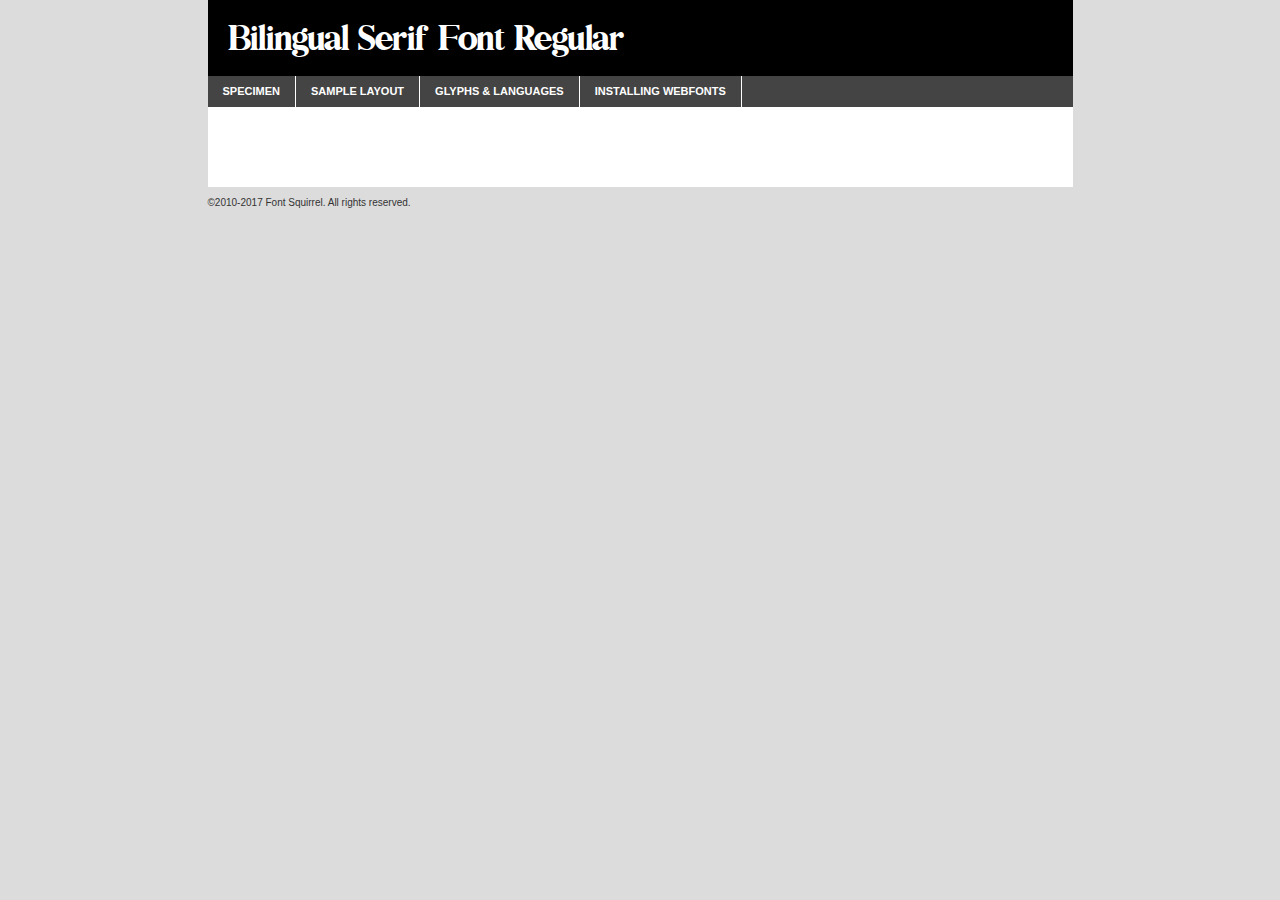
<file: _static/fonts/bilingual_serif_font-demo.html>
<!DOCTYPE html PUBLIC "-//W3C//DTD XHTML 1.0 Transitional//EN"
	"http://www.w3.org/TR/xhtml1/DTD/xhtml1-transitional.dtd">

<html xmlns="http://www.w3.org/1999/xhtml" xml:lang="en" lang="en">
<head>
	<meta http-equiv="Content-Type" content="text/html; charset=utf-8" />
	<script src="http://ajax.googleapis.com/ajax/libs/jquery/1.7.2/jquery.min.js" type="text/javascript" charset="utf-8"></script>
	<script type="text/javascript">
	(function($){$.fn.easyTabs=function(option){var param=jQuery.extend({fadeSpeed:"fast",defaultContent:1,activeClass:'active'},option);$(this).each(function(){var thisId="#"+this.id;if(param.defaultContent==''){param.defaultContent=1;}
	if(typeof param.defaultContent=="number")
	{var defaultTab=$(thisId+" .tabs li:eq("+(param.defaultContent-1)+") a").attr('href').substr(1);}else{var defaultTab=param.defaultContent;}
	$(thisId+" .tabs li a").each(function(){var tabToHide=$(this).attr('href').substr(1);$("#"+tabToHide).addClass('easytabs-tab-content');});hideAll();changeContent(defaultTab);function hideAll(){$(thisId+" .easytabs-tab-content").hide();}
	function changeContent(tabId){hideAll();$(thisId+" .tabs li").removeClass(param.activeClass);$(thisId+" .tabs li a[href=#"+tabId+"]").closest('li').addClass(param.activeClass);if(param.fadeSpeed!="none")
	{$(thisId+" #"+tabId).fadeIn(param.fadeSpeed);}else{$(thisId+" #"+tabId).show();}}
	$(thisId+" .tabs li").click(function(){var tabId=$(this).find('a').attr('href').substr(1);changeContent(tabId);return false;});});}})(jQuery);
	</script>
	<link rel="stylesheet" href="specimen_files/specimen_stylesheet.css" type="text/css" charset="utf-8" />
	<link rel="stylesheet" href="stylesheet.css" type="text/css" charset="utf-8" />

	<style type="text/css">
					body{
				font-family: 'bilingual_serif_fontregular';
							}
		</style>

	<title>Bilingual Serif Font Regular Specimen</title>
	
	
	<script type="text/javascript" charset="utf-8">
		$(document).ready(function() {
			$('#container').easyTabs({defaultContent:1});
		});
	</script>
</head>

<body>
<div id="container">
	<div id="header">
		Bilingual Serif Font Regular	</div>
	<ul class="tabs">
		<li><a href="#specimen">Specimen</a></li>
		<li><a href="#layout">Sample Layout</a></li>
				<li><a href="#glyphs">Glyphs &amp; Languages</a></li>
		<li><a href="#installing">Installing Webfonts</a></li>
		
	</ul>
	
	<div id="main_content">

		
			<div id="specimen">
		
				<div class="section">
					<div class="grid12 firstcol">
						<div class="huge">AaBb</div>
					</div>
				</div>
		
				<div class="section">
					<div class="glyph_range">A&#x200B;B&#x200b;C&#x200b;D&#x200b;E&#x200b;F&#x200b;G&#x200b;H&#x200b;I&#x200b;J&#x200b;K&#x200b;L&#x200b;M&#x200b;N&#x200b;O&#x200b;P&#x200b;Q&#x200b;R&#x200b;S&#x200b;T&#x200b;U&#x200b;V&#x200b;W&#x200b;X&#x200b;Y&#x200b;Z&#x200b;a&#x200b;b&#x200b;c&#x200b;d&#x200b;e&#x200b;f&#x200b;g&#x200b;h&#x200b;i&#x200b;j&#x200b;k&#x200b;l&#x200b;m&#x200b;n&#x200b;o&#x200b;p&#x200b;q&#x200b;r&#x200b;s&#x200b;t&#x200b;u&#x200b;v&#x200b;w&#x200b;x&#x200b;y&#x200b;z&#x200b;1&#x200b;2&#x200b;3&#x200b;4&#x200b;5&#x200b;6&#x200b;7&#x200b;8&#x200b;9&#x200b;0&#x200b;&amp;&#x200b;.&#x200b;,&#x200b;?&#x200b;!&#x200b;&#64;&#x200b;(&#x200b;)&#x200b;#&#x200b;$&#x200b;%&#x200b;*&#x200b;+&#x200b;-&#x200b;=&#x200b;:&#x200b;;</div>
				</div>
				<div class="section">
					<div class="grid12 firstcol">
						<table class="sample_table">
							<tr><td>10</td><td class="size10">abcdefghijklmnopqrstuvwxyzABCDEFGHIJKLMNOPQRSTUVWXYZ0123456789abcdefghijklmnopqrstuvwxyzABCDEFGHIJKLMNOPQRSTUVWXYZ0123456789abcdefghijklmnopqrstuvwxyzABCDEFGHIJKLMNOPQRSTUVWXYZ</td></tr>
							<tr><td>11</td><td class="size11">abcdefghijklmnopqrstuvwxyzABCDEFGHIJKLMNOPQRSTUVWXYZ0123456789abcdefghijklmnopqrstuvwxyzABCDEFGHIJKLMNOPQRSTUVWXYZ0123456789abcdefghijklmnopqrstuvwxyzABCDEFGHIJKLMNOPQRSTUVWXYZ</td></tr>
							<tr><td>12</td><td class="size12">abcdefghijklmnopqrstuvwxyzABCDEFGHIJKLMNOPQRSTUVWXYZ0123456789abcdefghijklmnopqrstuvwxyzABCDEFGHIJKLMNOPQRSTUVWXYZ0123456789abcdefghijklmnopqrstuvwxyzABCDEFGHIJKLMNOPQRSTUVWXYZ</td></tr>
							<tr><td>13</td><td class="size13">abcdefghijklmnopqrstuvwxyzABCDEFGHIJKLMNOPQRSTUVWXYZ0123456789abcdefghijklmnopqrstuvwxyzABCDEFGHIJKLMNOPQRSTUVWXYZ0123456789abcdefghijklmnopqrstuvwxyzABCDEFGHIJKLMNOPQRSTUVWXYZ</td></tr>
							<tr><td>14</td><td class="size14">abcdefghijklmnopqrstuvwxyzABCDEFGHIJKLMNOPQRSTUVWXYZ0123456789abcdefghijklmnopqrstuvwxyzABCDEFGHIJKLMNOPQRSTUVWXYZ0123456789abcdefghijklmnopqrstuvwxyzABCDEFGHIJKLMNOPQRSTUVWXYZ</td></tr>
							<tr><td>16</td><td class="size16">abcdefghijklmnopqrstuvwxyzABCDEFGHIJKLMNOPQRSTUVWXYZ0123456789abcdefghijklmnopqrstuvwxyzABCDEFGHIJKLMNOPQRSTUVWXYZ</td></tr>
							<tr><td>18</td><td class="size18">abcdefghijklmnopqrstuvwxyzABCDEFGHIJKLMNOPQRSTUVWXYZ0123456789abcdefghijklmnopqrstuvwxyzABCDEFGHIJKLMNOPQRSTUVWXYZ</td></tr>
							<tr><td>20</td><td class="size20">abcdefghijklmnopqrstuvwxyzABCDEFGHIJKLMNOPQRSTUVWXYZ0123456789abcdefghijklmnopqrstuvwxyzABCDEFGHIJKLMNOPQRSTUVWXYZ</td></tr>
							<tr><td>24</td><td class="size24">abcdefghijklmnopqrstuvwxyzABCDEFGHIJKLMNOPQRSTUVWXYZ0123456789abcdefghijklmnopqrstuvwxyzABCDEFGHIJKLMNOPQRSTUVWXYZ</td></tr>
							<tr><td>30</td><td class="size30">abcdefghijklmnopqrstuvwxyzABCDEFGHIJKLMNOPQRSTUVWXYZ0123456789abcdefghijklmnopqrstuvwxyzABCDEFGHIJKLMNOPQRSTUVWXYZ</td></tr>
							<tr><td>36</td><td class="size36">abcdefghijklmnopqrstuvwxyzABCDEFGHIJKLMNOPQRSTUVWXYZ0123456789abcdefghijklmnopqrstuvwxyzABCDEFGHIJKLMNOPQRSTUVWXYZ</td></tr>
							<tr><td>48</td><td class="size48">abcdefghijklmnopqrstuvwxyzABCDEFGHIJKLMNOPQRSTUVWXYZ0123456789abcdefghijklmnopqrstuvwxyzABCDEFGHIJKLMNOPQRSTUVWXYZ</td></tr>
							<tr><td>60</td><td class="size60">abcdefghijklmnopqrstuvwxyzABCDEFGHIJKLMNOPQRSTUVWXYZ0123456789abcdefghijklmnopqrstuvwxyzABCDEFGHIJKLMNOPQRSTUVWXYZ</td></tr>
							<tr><td>72</td><td class="size72">abcdefghijklmnopqrstuvwxyzABCDEFGHIJKLMNOPQRSTUVWXYZ0123456789abcdefghijklmnopqrstuvwxyzABCDEFGHIJKLMNOPQRSTUVWXYZ</td></tr>
							<tr><td>90</td><td class="size90">abcdefghijklmnopqrstuvwxyzABCDEFGHIJKLMNOPQRSTUVWXYZ0123456789abcdefghijklmnopqrstuvwxyzABCDEFGHIJKLMNOPQRSTUVWXYZ</td></tr>
						</table>
				
					</div>
			
				</div>
		
		
		
								<div class="section" id="bodycomparison">


										<div id="xheight">
				<div class="fontbody">&#x25FC;&#x25FC;&#x25FC;&#x25FC;&#x25FC;&#x25FC;&#x25FC;&#x25FC;&#x25FC;&#x25FC;&#x25FC;&#x25FC;&#x25FC;&#x25FC;&#x25FC;&#x25FC;&#x25FC;&#x25FC;&#x25FC;&#x25FC;&#x25FC;&#x25FC;&#x25FC;&#x25FC;&#x25FC;&#x25FC;&#x25FC;&#x25FC;&#x25FC;&#x25FC;&#x25FC;&#x25FC;&#x25FC;&#x25FC;&#x25FC;&#x25FC;&#x25FC;&#x25FC;&#x25FC;&#x25FC;&#x25FC;&#x25FC;&#x25FC;&#x25FC;&#x25FC;&#x25FC;&#x25FC;&#x25FC;&#x25FC;&#x25FC;&#x25FC;&#x25FC;&#x25FC;&#x25FC;&#x25FC;&#x25FC;&#x25FC;&#x25FC;&#x25FC;&#x25FC;&#x25FC;&#x25FC;&#x25FC;&#x25FC;&#x25FC;&#x25FC;&#x25FC;&#x25FC;&#x25FC;&#x25FC;&#x25FC;&#x25FC;&#x25FC;&#x25FC;&#x25FC;&#x25FC;&#x25FC;&#x25FC;&#x25FC;&#x25FC;&#x25FC;&#x25FC;&#x25FC;&#x25FC;&#x25FC;&#x25FC;&#x25FC;&#x25FC;&#x25FC;&#x25FC;&#x25FC;&#x25FC;&#x25FC;&#x25FC;&#x25FC;&#x25FC;&#x25FC;&#x25FC;&#x25FC;body</div><div class="arialbody">body</div><div class="verdanabody">body</div><div class="georgiabody">body</div></div>
										<div class="fontbody" style="z-index:1">
											body<span>Bilingual Serif Font Regular</span>
										</div>
										<div class="arialbody" style="z-index:1">
											body<span>Arial</span>
										</div>
										<div class="verdanabody" style="z-index:1">
											body<span>Verdana</span>
										</div>
										<div class="georgiabody" style="z-index:1">
											body<span>Georgia</span>
										</div>



								</div>
		
		
				<div class="section psample psample_row1" id="">
					
					<div class="grid2 firstcol">
						<p class="size10"><span>10.</span>Aenean lacinia bibendum nulla sed consectetur. Fusce dapibus, tellus ac cursus commodo, tortor mauris condimentum nibh, ut fermentum massa justo sit amet risus. Nullam id dolor id nibh ultricies vehicula ut id elit. Cum sociis natoque penatibus et magnis dis parturient montes, nascetur ridiculus mus. Nulla vitae elit libero, a pharetra augue.</p>
			
					</div>
					<div class="grid3">
						<p class="size11"><span>11.</span>Aenean lacinia bibendum nulla sed consectetur. Fusce dapibus, tellus ac cursus commodo, tortor mauris condimentum nibh, ut fermentum massa justo sit amet risus. Nullam id dolor id nibh ultricies vehicula ut id elit. Cum sociis natoque penatibus et magnis dis parturient montes, nascetur ridiculus mus. Nulla vitae elit libero, a pharetra augue.</p>
			
					</div>
					<div class="grid3">
						<p class="size12"><span>12.</span>Aenean lacinia bibendum nulla sed consectetur. Fusce dapibus, tellus ac cursus commodo, tortor mauris condimentum nibh, ut fermentum massa justo sit amet risus. Nullam id dolor id nibh ultricies vehicula ut id elit. Cum sociis natoque penatibus et magnis dis parturient montes, nascetur ridiculus mus. Nulla vitae elit libero, a pharetra augue.</p>
			
					</div>
					<div class="grid4">
						<p class="size13"><span>13.</span>Aenean lacinia bibendum nulla sed consectetur. Fusce dapibus, tellus ac cursus commodo, tortor mauris condimentum nibh, ut fermentum massa justo sit amet risus. Nullam id dolor id nibh ultricies vehicula ut id elit. Cum sociis natoque penatibus et magnis dis parturient montes, nascetur ridiculus mus. Nulla vitae elit libero, a pharetra augue.</p>
			
					</div>
					<div class="white_blend"></div>
					
				</div>
				<div class="section psample psample_row2" id="">
					<div class="grid3 firstcol">
						<p class="size14"><span>14.</span>Aenean lacinia bibendum nulla sed consectetur. Fusce dapibus, tellus ac cursus commodo, tortor mauris condimentum nibh, ut fermentum massa justo sit amet risus. Nullam id dolor id nibh ultricies vehicula ut id elit. Cum sociis natoque penatibus et magnis dis parturient montes, nascetur ridiculus mus. Nulla vitae elit libero, a pharetra augue.</p>
			
					</div>
					<div class="grid4">
						<p class="size16"><span>16.</span>Aenean lacinia bibendum nulla sed consectetur. Fusce dapibus, tellus ac cursus commodo, tortor mauris condimentum nibh, ut fermentum massa justo sit amet risus. Nullam id dolor id nibh ultricies vehicula ut id elit. Cum sociis natoque penatibus et magnis dis parturient montes, nascetur ridiculus mus. Nulla vitae elit libero, a pharetra augue.</p>
			
					</div>
					<div class="grid5">
						<p class="size18"><span>18.</span>Aenean lacinia bibendum nulla sed consectetur. Fusce dapibus, tellus ac cursus commodo, tortor mauris condimentum nibh, ut fermentum massa justo sit amet risus. Nullam id dolor id nibh ultricies vehicula ut id elit. Cum sociis natoque penatibus et magnis dis parturient montes, nascetur ridiculus mus. Nulla vitae elit libero, a pharetra augue.</p>
			
					</div>

					<div class="white_blend"></div>

				</div>
				
				<div class="section psample psample_row3" id="">
					<div class="grid5 firstcol">
						<p class="size20"><span>20.</span>Aenean lacinia bibendum nulla sed consectetur. Fusce dapibus, tellus ac cursus commodo, tortor mauris condimentum nibh, ut fermentum massa justo sit amet risus. Nullam id dolor id nibh ultricies vehicula ut id elit. Cum sociis natoque penatibus et magnis dis parturient montes, nascetur ridiculus mus. Nulla vitae elit libero, a pharetra augue.</p>
					</div>
					<div class="grid7">
						<p class="size24"><span>24.</span>Aenean lacinia bibendum nulla sed consectetur. Fusce dapibus, tellus ac cursus commodo, tortor mauris condimentum nibh, ut fermentum massa justo sit amet risus. Nullam id dolor id nibh ultricies vehicula ut id elit. Cum sociis natoque penatibus et magnis dis parturient montes, nascetur ridiculus mus. Nulla vitae elit libero, a pharetra augue.</p>
					</div>
					
					<div class="white_blend"></div>
					
				</div>
				
				<div class="section psample psample_row4" id="">
					<div class="grid12 firstcol">
						<p class="size30"><span>30.</span>Aenean lacinia bibendum nulla sed consectetur. Fusce dapibus, tellus ac cursus commodo, tortor mauris condimentum nibh, ut fermentum massa justo sit amet risus. Nullam id dolor id nibh ultricies vehicula ut id elit. Cum sociis natoque penatibus et magnis dis parturient montes, nascetur ridiculus mus. Nulla vitae elit libero, a pharetra augue.</p>
					</div>
					<div class="white_blend"></div>
					
				</div>
				
				
				
				<div class="section psample psample_row1 fullreverse">
					<div class="grid2 firstcol">
						<p class="size10"><span>10.</span>Aenean lacinia bibendum nulla sed consectetur. Fusce dapibus, tellus ac cursus commodo, tortor mauris condimentum nibh, ut fermentum massa justo sit amet risus. Nullam id dolor id nibh ultricies vehicula ut id elit. Cum sociis natoque penatibus et magnis dis parturient montes, nascetur ridiculus mus. Nulla vitae elit libero, a pharetra augue.</p>
			
					</div>
					<div class="grid3">
						<p class="size11"><span>11.</span>Aenean lacinia bibendum nulla sed consectetur. Fusce dapibus, tellus ac cursus commodo, tortor mauris condimentum nibh, ut fermentum massa justo sit amet risus. Nullam id dolor id nibh ultricies vehicula ut id elit. Cum sociis natoque penatibus et magnis dis parturient montes, nascetur ridiculus mus. Nulla vitae elit libero, a pharetra augue.</p>
			
					</div>
					<div class="grid3">
						<p class="size12"><span>12.</span>Aenean lacinia bibendum nulla sed consectetur. Fusce dapibus, tellus ac cursus commodo, tortor mauris condimentum nibh, ut fermentum massa justo sit amet risus. Nullam id dolor id nibh ultricies vehicula ut id elit. Cum sociis natoque penatibus et magnis dis parturient montes, nascetur ridiculus mus. Nulla vitae elit libero, a pharetra augue.</p>
			
					</div>
					<div class="grid4">
						<p class="size13"><span>13.</span>Aenean lacinia bibendum nulla sed consectetur. Fusce dapibus, tellus ac cursus commodo, tortor mauris condimentum nibh, ut fermentum massa justo sit amet risus. Nullam id dolor id nibh ultricies vehicula ut id elit. Cum sociis natoque penatibus et magnis dis parturient montes, nascetur ridiculus mus. Nulla vitae elit libero, a pharetra augue.</p>
			
					</div>
					<div class="black_blend"></div>
					
				</div>
				
				<div class="section psample psample_row2 fullreverse">
					<div class="grid3 firstcol">
						<p class="size14"><span>14.</span>Aenean lacinia bibendum nulla sed consectetur. Fusce dapibus, tellus ac cursus commodo, tortor mauris condimentum nibh, ut fermentum massa justo sit amet risus. Nullam id dolor id nibh ultricies vehicula ut id elit. Cum sociis natoque penatibus et magnis dis parturient montes, nascetur ridiculus mus. Nulla vitae elit libero, a pharetra augue.</p>
			
					</div>
					<div class="grid4">
						<p class="size16"><span>16.</span>Aenean lacinia bibendum nulla sed consectetur. Fusce dapibus, tellus ac cursus commodo, tortor mauris condimentum nibh, ut fermentum massa justo sit amet risus. Nullam id dolor id nibh ultricies vehicula ut id elit. Cum sociis natoque penatibus et magnis dis parturient montes, nascetur ridiculus mus. Nulla vitae elit libero, a pharetra augue.</p>
			
					</div>
					<div class="grid5">
						<p class="size18"><span>18.</span>Aenean lacinia bibendum nulla sed consectetur. Fusce dapibus, tellus ac cursus commodo, tortor mauris condimentum nibh, ut fermentum massa justo sit amet risus. Nullam id dolor id nibh ultricies vehicula ut id elit. Cum sociis natoque penatibus et magnis dis parturient montes, nascetur ridiculus mus. Nulla vitae elit libero, a pharetra augue.</p>
			
					</div>
					<div class="black_blend"></div>

				</div>
				
				<div class="section psample fullreverse psample_row3" id="">
					<div class="grid5 firstcol">
						<p class="size20"><span>20.</span>Aenean lacinia bibendum nulla sed consectetur. Fusce dapibus, tellus ac cursus commodo, tortor mauris condimentum nibh, ut fermentum massa justo sit amet risus. Nullam id dolor id nibh ultricies vehicula ut id elit. Cum sociis natoque penatibus et magnis dis parturient montes, nascetur ridiculus mus. Nulla vitae elit libero, a pharetra augue.</p>
					</div>
					<div class="grid7">
						<p class="size24"><span>24.</span>Aenean lacinia bibendum nulla sed consectetur. Fusce dapibus, tellus ac cursus commodo, tortor mauris condimentum nibh, ut fermentum massa justo sit amet risus. Nullam id dolor id nibh ultricies vehicula ut id elit. Cum sociis natoque penatibus et magnis dis parturient montes, nascetur ridiculus mus. Nulla vitae elit libero, a pharetra augue.</p>
					</div>
					
					<div class="black_blend"></div>
					
				</div>
				
				<div class="section psample fullreverse psample_row4" id="" style="border-bottom: 20px #000 solid;">
					<div class="grid12 firstcol">
						<p class="size30"><span>30.</span>Aenean lacinia bibendum nulla sed consectetur. Fusce dapibus, tellus ac cursus commodo, tortor mauris condimentum nibh, ut fermentum massa justo sit amet risus. Nullam id dolor id nibh ultricies vehicula ut id elit. Cum sociis natoque penatibus et magnis dis parturient montes, nascetur ridiculus mus. Nulla vitae elit libero, a pharetra augue.</p>
					</div>
					<div class="black_blend"></div>
					
				</div>
				
				
				
				
			</div>
			
			<div id="layout">
				
				<div class="section">
					
					<div class="grid12 firstcol">
						<h1>Lorem Ipsum Dolor</h1>
						<h2>Etiam porta sem malesuada magna mollis euismod</h2>
						
						<p class="byline">By <a href="#link">Aenean Lacinia</a></p>
					</div>
				</div>
				<div class="section">
					<div class="grid8 firstcol">
						<p class="large">Donec sed odio dui. Morbi leo risus, porta ac consectetur ac, vestibulum at eros. Fusce dapibus, tellus ac cursus commodo, tortor mauris condimentum nibh, ut fermentum massa justo sit amet risus. </p>

						
						<h3>Pellentesque ornare sem</h3>

						<p>Maecenas sed diam eget risus varius blandit sit amet non magna. Maecenas faucibus mollis interdum. Donec ullamcorper nulla non metus auctor fringilla. Nullam id dolor id nibh ultricies vehicula ut id elit. Nullam id dolor id nibh ultricies vehicula ut id elit. </p>

						<p>Aenean eu leo quam. Pellentesque ornare sem lacinia quam venenatis vestibulum. Lorem ipsum dolor sit amet, consectetur adipiscing elit. Cum sociis natoque penatibus et magnis dis parturient montes, nascetur ridiculus mus. </p>

						<p>Nulla vitae elit libero, a pharetra augue. Praesent commodo cursus magna, vel scelerisque nisl consectetur et. Aenean lacinia bibendum nulla sed consectetur. </p>

						<p>Nullam quis risus eget urna mollis ornare vel eu leo. Nullam quis risus eget urna mollis ornare vel eu leo. Maecenas sed diam eget risus varius blandit sit amet non magna. Donec ullamcorper nulla non metus auctor fringilla. </p>

						<h3>Cras mattis consectetur</h3>

						<p>Aenean eu leo quam. Pellentesque ornare sem lacinia quam venenatis vestibulum. Aenean lacinia bibendum nulla sed consectetur. Integer posuere erat a ante venenatis dapibus posuere velit aliquet. Cras mattis consectetur purus sit amet fermentum. </p>

						<p>Nullam id dolor id nibh ultricies vehicula ut id elit. Nullam quis risus eget urna mollis ornare vel eu leo. Cras mattis consectetur purus sit amet fermentum.</p>
					</div>
					
					<div class="grid4 sidebar">
						
						<div class="box reverse">
							<p class="last">Nullam quis risus eget urna mollis ornare vel eu leo. Donec ullamcorper nulla non metus auctor fringilla. Cras mattis consectetur purus sit amet fermentum. Sed posuere consectetur est at lobortis. Lorem ipsum dolor sit amet, consectetur adipiscing elit. </p>
						</div>
						
						<p class="caption">Maecenas sed diam eget risus varius.</p>

						<p>Vestibulum id ligula porta felis euismod semper. Integer posuere erat a ante venenatis dapibus posuere velit aliquet. Vestibulum id ligula porta felis euismod semper. Sed posuere consectetur est at lobortis. Maecenas sed diam eget risus varius blandit sit amet non magna. Fusce dapibus, tellus ac cursus commodo, tortor mauris condimentum nibh, ut fermentum massa justo sit amet risus. </p>

					

						<p>Duis mollis, est non commodo luctus, nisi erat porttitor ligula, eget lacinia odio sem nec elit. Aenean lacinia bibendum nulla sed consectetur. Vivamus sagittis lacus vel augue laoreet rutrum faucibus dolor auctor. Aenean lacinia bibendum nulla sed consectetur. Nullam quis risus eget urna mollis ornare vel eu leo. </p>

						<p>Praesent commodo cursus magna, vel scelerisque nisl consectetur et. Donec ullamcorper nulla non metus auctor fringilla. Maecenas faucibus mollis interdum. Fusce dapibus, tellus ac cursus commodo, tortor mauris condimentum nibh, ut fermentum massa justo sit amet risus. </p>

					</div>
				</div>
				
			</div>


			



		<div id="glyphs">
			<div class="section">
				<div class="grid12 firstcol">
			
				<h1>Language Support</h1>
				<p>The subset of Bilingual Serif Font Regular in this kit supports the following languages:<br />
			
					Dutch, English, Frisian, Italian, Malagasy, Alsatian, Arapaho, Arrernte, Bislama, Cebuano, Corsican, Fijian, French_creole, Gilbertese, Haitian_creole, Hmong, Hopi, Ibanag, Iloko_ilokano, Indonesian, Interglossa_glosa, Interlingua, Lojban, Lombard, Luxembourgeois, Norfolk_pitcairnese, Oromo, Potawatomi, Rhaeto-romance, Romansh, Rotokas, Seychelles_creole, Shona, Somali, Southern_ndebele, Swahili, Swati_swazi, Tok_pisin, Uyghur_latinized, Volapuk, Warlpiri, Xhosa, Yapese, Zulu, Latinbasic, Demo				</p>
				<h1>Glyph Chart</h1>
				<p>The subset of Bilingual Serif Font Regular in this kit includes all the glyphs listed below. Unicode entities are included above each glyph to help you insert individual characters into your layout.</p>
				<div id="glyph_chart">
			
																				 <div><p>&amp;#32;</p>&#32;</div>
																				 <div><p>&amp;#33;</p>&#33;</div>
																				 <div><p>&amp;#34;</p>&#34;</div>
																				 <div><p>&amp;#35;</p>&#35;</div>
																				 <div><p>&amp;#36;</p>&#36;</div>
																				 <div><p>&amp;#37;</p>&#37;</div>
																				 <div><p>&amp;#38;</p>&#38;</div>
																				 <div><p>&amp;#39;</p>&#39;</div>
																				 <div><p>&amp;#40;</p>&#40;</div>
																				 <div><p>&amp;#41;</p>&#41;</div>
																				 <div><p>&amp;#42;</p>&#42;</div>
																				 <div><p>&amp;#43;</p>&#43;</div>
																				 <div><p>&amp;#44;</p>&#44;</div>
																				 <div><p>&amp;#45;</p>&#45;</div>
																				 <div><p>&amp;#46;</p>&#46;</div>
																				 <div><p>&amp;#47;</p>&#47;</div>
																				 <div><p>&amp;#48;</p>&#48;</div>
																				 <div><p>&amp;#49;</p>&#49;</div>
																				 <div><p>&amp;#50;</p>&#50;</div>
																				 <div><p>&amp;#51;</p>&#51;</div>
																				 <div><p>&amp;#52;</p>&#52;</div>
																				 <div><p>&amp;#53;</p>&#53;</div>
																				 <div><p>&amp;#54;</p>&#54;</div>
																				 <div><p>&amp;#55;</p>&#55;</div>
																				 <div><p>&amp;#56;</p>&#56;</div>
																				 <div><p>&amp;#57;</p>&#57;</div>
																				 <div><p>&amp;#58;</p>&#58;</div>
																				 <div><p>&amp;#59;</p>&#59;</div>
																				 <div><p>&amp;#60;</p>&#60;</div>
																				 <div><p>&amp;#61;</p>&#61;</div>
																				 <div><p>&amp;#62;</p>&#62;</div>
																				 <div><p>&amp;#63;</p>&#63;</div>
																				 <div><p>&amp;#64;</p>&#64;</div>
																				 <div><p>&amp;#65;</p>&#65;</div>
																				 <div><p>&amp;#66;</p>&#66;</div>
																				 <div><p>&amp;#67;</p>&#67;</div>
																				 <div><p>&amp;#68;</p>&#68;</div>
																				 <div><p>&amp;#69;</p>&#69;</div>
																				 <div><p>&amp;#70;</p>&#70;</div>
																				 <div><p>&amp;#71;</p>&#71;</div>
																				 <div><p>&amp;#72;</p>&#72;</div>
																				 <div><p>&amp;#73;</p>&#73;</div>
																				 <div><p>&amp;#74;</p>&#74;</div>
																				 <div><p>&amp;#75;</p>&#75;</div>
																				 <div><p>&amp;#76;</p>&#76;</div>
																				 <div><p>&amp;#77;</p>&#77;</div>
																				 <div><p>&amp;#78;</p>&#78;</div>
																				 <div><p>&amp;#79;</p>&#79;</div>
																				 <div><p>&amp;#80;</p>&#80;</div>
																				 <div><p>&amp;#81;</p>&#81;</div>
																				 <div><p>&amp;#82;</p>&#82;</div>
																				 <div><p>&amp;#83;</p>&#83;</div>
																				 <div><p>&amp;#84;</p>&#84;</div>
																				 <div><p>&amp;#85;</p>&#85;</div>
																				 <div><p>&amp;#86;</p>&#86;</div>
																				 <div><p>&amp;#87;</p>&#87;</div>
																				 <div><p>&amp;#88;</p>&#88;</div>
																				 <div><p>&amp;#89;</p>&#89;</div>
																				 <div><p>&amp;#90;</p>&#90;</div>
																				 <div><p>&amp;#91;</p>&#91;</div>
																				 <div><p>&amp;#92;</p>&#92;</div>
																				 <div><p>&amp;#93;</p>&#93;</div>
																				 <div><p>&amp;#94;</p>&#94;</div>
																				 <div><p>&amp;#95;</p>&#95;</div>
																				 <div><p>&amp;#97;</p>&#97;</div>
																				 <div><p>&amp;#98;</p>&#98;</div>
																				 <div><p>&amp;#99;</p>&#99;</div>
																				 <div><p>&amp;#100;</p>&#100;</div>
																				 <div><p>&amp;#101;</p>&#101;</div>
																				 <div><p>&amp;#102;</p>&#102;</div>
																				 <div><p>&amp;#103;</p>&#103;</div>
																				 <div><p>&amp;#104;</p>&#104;</div>
																				 <div><p>&amp;#105;</p>&#105;</div>
																				 <div><p>&amp;#106;</p>&#106;</div>
																				 <div><p>&amp;#107;</p>&#107;</div>
																				 <div><p>&amp;#108;</p>&#108;</div>
																				 <div><p>&amp;#109;</p>&#109;</div>
																				 <div><p>&amp;#110;</p>&#110;</div>
																				 <div><p>&amp;#111;</p>&#111;</div>
																				 <div><p>&amp;#112;</p>&#112;</div>
																				 <div><p>&amp;#113;</p>&#113;</div>
																				 <div><p>&amp;#114;</p>&#114;</div>
																				 <div><p>&amp;#115;</p>&#115;</div>
																				 <div><p>&amp;#116;</p>&#116;</div>
																				 <div><p>&amp;#117;</p>&#117;</div>
																				 <div><p>&amp;#118;</p>&#118;</div>
																				 <div><p>&amp;#119;</p>&#119;</div>
																				 <div><p>&amp;#120;</p>&#120;</div>
																				 <div><p>&amp;#121;</p>&#121;</div>
																				 <div><p>&amp;#122;</p>&#122;</div>
																				 <div><p>&amp;#123;</p>&#123;</div>
																				 <div><p>&amp;#124;</p>&#124;</div>
																				 <div><p>&amp;#125;</p>&#125;</div>
																				 <div><p>&amp;#126;</p>&#126;</div>
																				 <div><p>&amp;#160;</p>&#160;</div>
																				 <div><p>&amp;#162;</p>&#162;</div>
																				 <div><p>&amp;#163;</p>&#163;</div>
																				 <div><p>&amp;#165;</p>&#165;</div>
																				 <div><p>&amp;#169;</p>&#169;</div>
																				 <div><p>&amp;#171;</p>&#171;</div>
																				 <div><p>&amp;#173;</p>&#173;</div>
																				 <div><p>&amp;#174;</p>&#174;</div>
																				 <div><p>&amp;#187;</p>&#187;</div>
																				 <div><p>&amp;#192;</p>&#192;</div>
																				 <div><p>&amp;#193;</p>&#193;</div>
																				 <div><p>&amp;#194;</p>&#194;</div>
																				 <div><p>&amp;#196;</p>&#196;</div>
																				 <div><p>&amp;#200;</p>&#200;</div>
																				 <div><p>&amp;#201;</p>&#201;</div>
																				 <div><p>&amp;#202;</p>&#202;</div>
																				 <div><p>&amp;#203;</p>&#203;</div>
																				 <div><p>&amp;#204;</p>&#204;</div>
																				 <div><p>&amp;#205;</p>&#205;</div>
																				 <div><p>&amp;#206;</p>&#206;</div>
																				 <div><p>&amp;#207;</p>&#207;</div>
																				 <div><p>&amp;#210;</p>&#210;</div>
																				 <div><p>&amp;#211;</p>&#211;</div>
																				 <div><p>&amp;#212;</p>&#212;</div>
																				 <div><p>&amp;#214;</p>&#214;</div>
																				 <div><p>&amp;#217;</p>&#217;</div>
																				 <div><p>&amp;#218;</p>&#218;</div>
																				 <div><p>&amp;#219;</p>&#219;</div>
																				 <div><p>&amp;#220;</p>&#220;</div>
																				 <div><p>&amp;#221;</p>&#221;</div>
																				 <div><p>&amp;#224;</p>&#224;</div>
																				 <div><p>&amp;#226;</p>&#226;</div>
																				 <div><p>&amp;#228;</p>&#228;</div>
																				 <div><p>&amp;#232;</p>&#232;</div>
																				 <div><p>&amp;#233;</p>&#233;</div>
																				 <div><p>&amp;#234;</p>&#234;</div>
																				 <div><p>&amp;#235;</p>&#235;</div>
																				 <div><p>&amp;#236;</p>&#236;</div>
																				 <div><p>&amp;#237;</p>&#237;</div>
																				 <div><p>&amp;#238;</p>&#238;</div>
																				 <div><p>&amp;#239;</p>&#239;</div>
																				 <div><p>&amp;#242;</p>&#242;</div>
																				 <div><p>&amp;#243;</p>&#243;</div>
																				 <div><p>&amp;#244;</p>&#244;</div>
																				 <div><p>&amp;#246;</p>&#246;</div>
																				 <div><p>&amp;#249;</p>&#249;</div>
																				 <div><p>&amp;#250;</p>&#250;</div>
																				 <div><p>&amp;#251;</p>&#251;</div>
																				 <div><p>&amp;#252;</p>&#252;</div>
																				 <div><p>&amp;#253;</p>&#253;</div>
																				 <div><p>&amp;#255;</p>&#255;</div>
																				 <div><p>&amp;#376;</p>&#376;</div>
																				 <div><p>&amp;#8192;</p>&#8192;</div>
																				 <div><p>&amp;#8193;</p>&#8193;</div>
																				 <div><p>&amp;#8194;</p>&#8194;</div>
																				 <div><p>&amp;#8195;</p>&#8195;</div>
																				 <div><p>&amp;#8196;</p>&#8196;</div>
																				 <div><p>&amp;#8197;</p>&#8197;</div>
																				 <div><p>&amp;#8198;</p>&#8198;</div>
																				 <div><p>&amp;#8199;</p>&#8199;</div>
																				 <div><p>&amp;#8200;</p>&#8200;</div>
																				 <div><p>&amp;#8201;</p>&#8201;</div>
																				 <div><p>&amp;#8202;</p>&#8202;</div>
																				 <div><p>&amp;#8208;</p>&#8208;</div>
																				 <div><p>&amp;#8209;</p>&#8209;</div>
																				 <div><p>&amp;#8210;</p>&#8210;</div>
																				 <div><p>&amp;#8211;</p>&#8211;</div>
																				 <div><p>&amp;#8212;</p>&#8212;</div>
																				 <div><p>&amp;#8216;</p>&#8216;</div>
																				 <div><p>&amp;#8217;</p>&#8217;</div>
																				 <div><p>&amp;#8218;</p>&#8218;</div>
																				 <div><p>&amp;#8220;</p>&#8220;</div>
																				 <div><p>&amp;#8221;</p>&#8221;</div>
																				 <div><p>&amp;#8222;</p>&#8222;</div>
																				 <div><p>&amp;#8226;</p>&#8226;</div>
																				 <div><p>&amp;#8230;</p>&#8230;</div>
																				 <div><p>&amp;#8239;</p>&#8239;</div>
																				 <div><p>&amp;#8249;</p>&#8249;</div>
																				 <div><p>&amp;#8250;</p>&#8250;</div>
																				 <div><p>&amp;#8287;</p>&#8287;</div>
																				 <div><p>&amp;#8364;</p>&#8364;</div>
																				 <div><p>&amp;#8482;</p>&#8482;</div>
																				 <div><p>&amp;#9724;</p>&#9724;</div>
																																																</div>	
				</div>
		
		
			</div>
		</div>
		
		
		<div id="specs">
			
		</div>
	
		<div id="installing">
			<div class="section">
				<div class="grid7 firstcol">
					<h1>Installing Webfonts</h1>
					
					<p>Webfonts are supported by all major browser platforms but not all in the same way. There are currently four different font formats that must be included in order to target all browsers. This includes TTF, WOFF, EOT and SVG.</p>
					
					<h2>1. Upload your webfonts</h2>
					<p>You must upload your webfont kit to your website. They should be in or near the same directory as your CSS files.</p>
					
					<h2>2. Include the webfont stylesheet</h2>
					<p>A special CSS @font-face declaration helps the various browsers select the appropriate font it needs without causing you a bunch of headaches. Learn more about this syntax by reading the <a href="https://www.fontspring.com/blog/further-hardening-of-the-bulletproof-syntax">Fontspring blog post</a> about it. The code for it is as follows:</p>


<code>
@font-face{ 
	font-family: 'MyWebFont';
	src: url('WebFont.eot');
	src: url('WebFont.eot?#iefix') format('embedded-opentype'),
	     url('WebFont.woff') format('woff'),
	     url('WebFont.ttf') format('truetype'),
	     url('WebFont.svg#webfont') format('svg');
}
</code>

	<p>We've already gone ahead and generated the code for you. All you have to do is link to the stylesheet in your HTML, like this:</p>
	<code>&lt;link rel=&quot;stylesheet&quot; href=&quot;stylesheet.css&quot; type=&quot;text/css&quot; charset=&quot;utf-8&quot; /&gt;</code>

					<h2>3. Modify your own stylesheet</h2>
					<p>To take advantage of your new fonts, you must tell your stylesheet to use them. Look at the original @font-face declaration above and find the property called "font-family." The name linked there will be what you use to reference the font. Prepend that webfont name to the font stack in the "font-family" property, inside the selector you want to change. For example:</p>
<code>p { font-family: 'WebFont', Arial, sans-serif; }</code>

<h2>4. Test</h2>
<p>Getting webfonts to work cross-browser <em>can</em> be tricky. Use the information in the sidebar to help you if you find that fonts aren't loading in a particular browser.</p>
				</div>
				
				<div class="grid5 sidebar">
					<div class="box">
						<h2>Troubleshooting<br />Font-Face Problems</h2>
						<p>Having trouble getting your webfonts to load in your new website? Here are some tips to sort out what might be the problem.</p>

						<h3>Fonts not showing in any browser</h3>

						<p>This sounds like you need to work on the plumbing. You either did not upload the fonts to the correct directory, or you did not link the fonts properly in the CSS. If you've confirmed that all this is correct and you still have a problem, take a look at your .htaccess file and see if requests are getting intercepted.</p>

						<h3>Fonts not loading in iPhone or iPad</h3>

						<p>The most common problem here is that you are serving the fonts from an IIS server. IIS refuses to serve files that have unknown MIME types. If that is the case, you must set the MIME type for SVG to "image/svg+xml" in the server settings. Follow these instructions from Microsoft if you need help.</p>

						<h3>Fonts not loading in Firefox</h3>

						<p>The primary reason for this failure? You are still using a version Firefox older than 3.5. So upgrade already! If that isn't it, then you are very likely serving fonts from a different domain. Firefox requires that all font assets be served from the same domain. Lastly it is possible that you need to add WOFF to your list of MIME types (if you are serving via IIS.)</p>

						<h3>Fonts not loading in IE</h3>

						<p>Are you looking at Internet Explorer on an actual Windows machine or are you cheating by using a service like Adobe BrowserLab? Many of these screenshot services do not render @font-face for IE. Best to test it on a real machine.</p>

						<h3>Fonts not loading in IE9</h3>

						<p>IE9, like Firefox, requires that fonts be served from the same domain as the website. Make sure that is the case.</p>
					</div>
				</div>
			</div>
			
		</div>
	
	</div>
	<div id="footer">
		<p>&copy;2010-2017 Font Squirrel. All rights reserved.</p>
	</div>
</div>
</body>
</html>
</file>
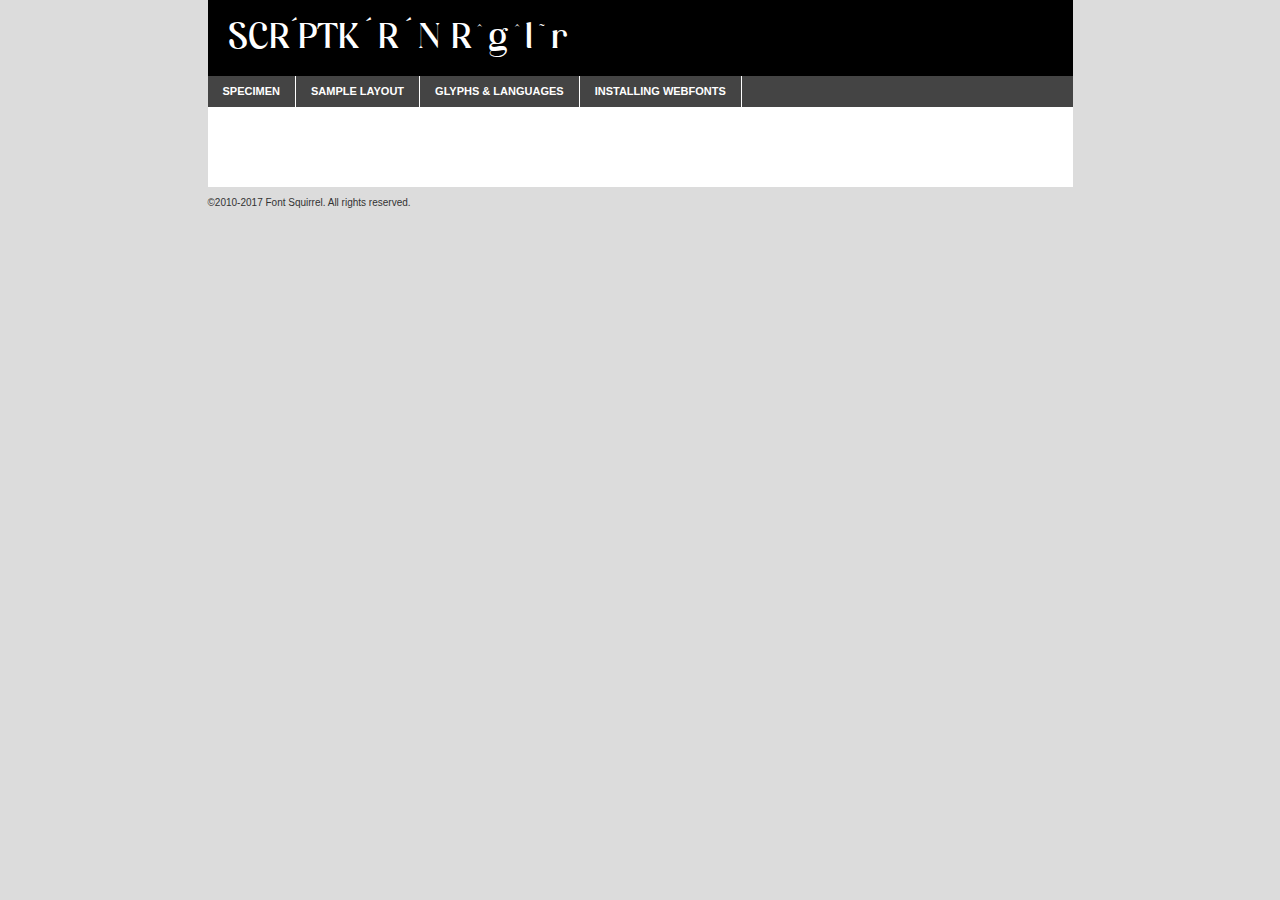
<file: _static/fonts/hugolers_stylish-demo.html>
<!DOCTYPE html PUBLIC "-//W3C//DTD XHTML 1.0 Transitional//EN"
	"http://www.w3.org/TR/xhtml1/DTD/xhtml1-transitional.dtd">

<html xmlns="http://www.w3.org/1999/xhtml" xml:lang="en" lang="en">
<head>
	<meta http-equiv="Content-Type" content="text/html; charset=utf-8" />
	<script src="http://ajax.googleapis.com/ajax/libs/jquery/1.7.2/jquery.min.js" type="text/javascript" charset="utf-8"></script>
	<script type="text/javascript">
	(function($){$.fn.easyTabs=function(option){var param=jQuery.extend({fadeSpeed:"fast",defaultContent:1,activeClass:'active'},option);$(this).each(function(){var thisId="#"+this.id;if(param.defaultContent==''){param.defaultContent=1;}
	if(typeof param.defaultContent=="number")
	{var defaultTab=$(thisId+" .tabs li:eq("+(param.defaultContent-1)+") a").attr('href').substr(1);}else{var defaultTab=param.defaultContent;}
	$(thisId+" .tabs li a").each(function(){var tabToHide=$(this).attr('href').substr(1);$("#"+tabToHide).addClass('easytabs-tab-content');});hideAll();changeContent(defaultTab);function hideAll(){$(thisId+" .easytabs-tab-content").hide();}
	function changeContent(tabId){hideAll();$(thisId+" .tabs li").removeClass(param.activeClass);$(thisId+" .tabs li a[href=#"+tabId+"]").closest('li').addClass(param.activeClass);if(param.fadeSpeed!="none")
	{$(thisId+" #"+tabId).fadeIn(param.fadeSpeed);}else{$(thisId+" #"+tabId).show();}}
	$(thisId+" .tabs li").click(function(){var tabId=$(this).find('a').attr('href').substr(1);changeContent(tabId);return false;});});}})(jQuery);
	</script>
	<link rel="stylesheet" href="specimen_files/specimen_stylesheet.css" type="text/css" charset="utf-8" />
	<link rel="stylesheet" href="stylesheet.css" type="text/css" charset="utf-8" />

	<style type="text/css">
					body{
				font-family: 'scriptkerenregular';
							}
		</style>

	<title>SCRIPTKEREN Regular Specimen</title>
	
	
	<script type="text/javascript" charset="utf-8">
		$(document).ready(function() {
			$('#container').easyTabs({defaultContent:1});
		});
	</script>
</head>

<body>
<div id="container">
	<div id="header">
		SCRIPTKEREN Regular	</div>
	<ul class="tabs">
		<li><a href="#specimen">Specimen</a></li>
		<li><a href="#layout">Sample Layout</a></li>
				<li><a href="#glyphs">Glyphs &amp; Languages</a></li>
		<li><a href="#installing">Installing Webfonts</a></li>
		
	</ul>
	
	<div id="main_content">

		
			<div id="specimen">
		
				<div class="section">
					<div class="grid12 firstcol">
						<div class="huge">AaBb</div>
					</div>
				</div>
		
				<div class="section">
					<div class="glyph_range">A&#x200B;B&#x200b;C&#x200b;D&#x200b;E&#x200b;F&#x200b;G&#x200b;H&#x200b;I&#x200b;J&#x200b;K&#x200b;L&#x200b;M&#x200b;N&#x200b;O&#x200b;P&#x200b;Q&#x200b;R&#x200b;S&#x200b;T&#x200b;U&#x200b;V&#x200b;W&#x200b;X&#x200b;Y&#x200b;Z&#x200b;a&#x200b;b&#x200b;c&#x200b;d&#x200b;e&#x200b;f&#x200b;g&#x200b;h&#x200b;i&#x200b;j&#x200b;k&#x200b;l&#x200b;m&#x200b;n&#x200b;o&#x200b;p&#x200b;q&#x200b;r&#x200b;s&#x200b;t&#x200b;u&#x200b;v&#x200b;w&#x200b;x&#x200b;y&#x200b;z&#x200b;1&#x200b;2&#x200b;3&#x200b;4&#x200b;5&#x200b;6&#x200b;7&#x200b;8&#x200b;9&#x200b;0&#x200b;&amp;&#x200b;.&#x200b;,&#x200b;?&#x200b;!&#x200b;&#64;&#x200b;(&#x200b;)&#x200b;#&#x200b;$&#x200b;%&#x200b;*&#x200b;+&#x200b;-&#x200b;=&#x200b;:&#x200b;;</div>
				</div>
				<div class="section">
					<div class="grid12 firstcol">
						<table class="sample_table">
							<tr><td>10</td><td class="size10">abcdefghijklmnopqrstuvwxyzABCDEFGHIJKLMNOPQRSTUVWXYZ0123456789abcdefghijklmnopqrstuvwxyzABCDEFGHIJKLMNOPQRSTUVWXYZ0123456789abcdefghijklmnopqrstuvwxyzABCDEFGHIJKLMNOPQRSTUVWXYZ</td></tr>
							<tr><td>11</td><td class="size11">abcdefghijklmnopqrstuvwxyzABCDEFGHIJKLMNOPQRSTUVWXYZ0123456789abcdefghijklmnopqrstuvwxyzABCDEFGHIJKLMNOPQRSTUVWXYZ0123456789abcdefghijklmnopqrstuvwxyzABCDEFGHIJKLMNOPQRSTUVWXYZ</td></tr>
							<tr><td>12</td><td class="size12">abcdefghijklmnopqrstuvwxyzABCDEFGHIJKLMNOPQRSTUVWXYZ0123456789abcdefghijklmnopqrstuvwxyzABCDEFGHIJKLMNOPQRSTUVWXYZ0123456789abcdefghijklmnopqrstuvwxyzABCDEFGHIJKLMNOPQRSTUVWXYZ</td></tr>
							<tr><td>13</td><td class="size13">abcdefghijklmnopqrstuvwxyzABCDEFGHIJKLMNOPQRSTUVWXYZ0123456789abcdefghijklmnopqrstuvwxyzABCDEFGHIJKLMNOPQRSTUVWXYZ0123456789abcdefghijklmnopqrstuvwxyzABCDEFGHIJKLMNOPQRSTUVWXYZ</td></tr>
							<tr><td>14</td><td class="size14">abcdefghijklmnopqrstuvwxyzABCDEFGHIJKLMNOPQRSTUVWXYZ0123456789abcdefghijklmnopqrstuvwxyzABCDEFGHIJKLMNOPQRSTUVWXYZ0123456789abcdefghijklmnopqrstuvwxyzABCDEFGHIJKLMNOPQRSTUVWXYZ</td></tr>
							<tr><td>16</td><td class="size16">abcdefghijklmnopqrstuvwxyzABCDEFGHIJKLMNOPQRSTUVWXYZ0123456789abcdefghijklmnopqrstuvwxyzABCDEFGHIJKLMNOPQRSTUVWXYZ</td></tr>
							<tr><td>18</td><td class="size18">abcdefghijklmnopqrstuvwxyzABCDEFGHIJKLMNOPQRSTUVWXYZ0123456789abcdefghijklmnopqrstuvwxyzABCDEFGHIJKLMNOPQRSTUVWXYZ</td></tr>
							<tr><td>20</td><td class="size20">abcdefghijklmnopqrstuvwxyzABCDEFGHIJKLMNOPQRSTUVWXYZ0123456789abcdefghijklmnopqrstuvwxyzABCDEFGHIJKLMNOPQRSTUVWXYZ</td></tr>
							<tr><td>24</td><td class="size24">abcdefghijklmnopqrstuvwxyzABCDEFGHIJKLMNOPQRSTUVWXYZ0123456789abcdefghijklmnopqrstuvwxyzABCDEFGHIJKLMNOPQRSTUVWXYZ</td></tr>
							<tr><td>30</td><td class="size30">abcdefghijklmnopqrstuvwxyzABCDEFGHIJKLMNOPQRSTUVWXYZ0123456789abcdefghijklmnopqrstuvwxyzABCDEFGHIJKLMNOPQRSTUVWXYZ</td></tr>
							<tr><td>36</td><td class="size36">abcdefghijklmnopqrstuvwxyzABCDEFGHIJKLMNOPQRSTUVWXYZ0123456789abcdefghijklmnopqrstuvwxyzABCDEFGHIJKLMNOPQRSTUVWXYZ</td></tr>
							<tr><td>48</td><td class="size48">abcdefghijklmnopqrstuvwxyzABCDEFGHIJKLMNOPQRSTUVWXYZ0123456789abcdefghijklmnopqrstuvwxyzABCDEFGHIJKLMNOPQRSTUVWXYZ</td></tr>
							<tr><td>60</td><td class="size60">abcdefghijklmnopqrstuvwxyzABCDEFGHIJKLMNOPQRSTUVWXYZ0123456789abcdefghijklmnopqrstuvwxyzABCDEFGHIJKLMNOPQRSTUVWXYZ</td></tr>
							<tr><td>72</td><td class="size72">abcdefghijklmnopqrstuvwxyzABCDEFGHIJKLMNOPQRSTUVWXYZ0123456789abcdefghijklmnopqrstuvwxyzABCDEFGHIJKLMNOPQRSTUVWXYZ</td></tr>
							<tr><td>90</td><td class="size90">abcdefghijklmnopqrstuvwxyzABCDEFGHIJKLMNOPQRSTUVWXYZ0123456789abcdefghijklmnopqrstuvwxyzABCDEFGHIJKLMNOPQRSTUVWXYZ</td></tr>
						</table>
				
					</div>
			
				</div>
		
		
		
								<div class="section" id="bodycomparison">


										<div id="xheight">
				<div class="fontbody">&#x25FC;&#x25FC;&#x25FC;&#x25FC;&#x25FC;&#x25FC;&#x25FC;&#x25FC;&#x25FC;&#x25FC;&#x25FC;&#x25FC;&#x25FC;&#x25FC;&#x25FC;&#x25FC;&#x25FC;&#x25FC;&#x25FC;&#x25FC;&#x25FC;&#x25FC;&#x25FC;&#x25FC;&#x25FC;&#x25FC;&#x25FC;&#x25FC;&#x25FC;&#x25FC;&#x25FC;&#x25FC;&#x25FC;&#x25FC;&#x25FC;&#x25FC;&#x25FC;&#x25FC;&#x25FC;&#x25FC;&#x25FC;&#x25FC;&#x25FC;&#x25FC;&#x25FC;&#x25FC;&#x25FC;&#x25FC;&#x25FC;&#x25FC;&#x25FC;&#x25FC;&#x25FC;&#x25FC;&#x25FC;&#x25FC;&#x25FC;&#x25FC;&#x25FC;&#x25FC;&#x25FC;&#x25FC;&#x25FC;&#x25FC;&#x25FC;&#x25FC;&#x25FC;&#x25FC;&#x25FC;&#x25FC;&#x25FC;&#x25FC;&#x25FC;&#x25FC;&#x25FC;&#x25FC;&#x25FC;&#x25FC;&#x25FC;&#x25FC;&#x25FC;&#x25FC;&#x25FC;&#x25FC;&#x25FC;&#x25FC;&#x25FC;&#x25FC;&#x25FC;&#x25FC;&#x25FC;&#x25FC;&#x25FC;&#x25FC;&#x25FC;&#x25FC;&#x25FC;&#x25FC;&#x25FC;body</div><div class="arialbody">body</div><div class="verdanabody">body</div><div class="georgiabody">body</div></div>
										<div class="fontbody" style="z-index:1">
											body<span>SCRIPTKEREN Regular</span>
										</div>
										<div class="arialbody" style="z-index:1">
											body<span>Arial</span>
										</div>
										<div class="verdanabody" style="z-index:1">
											body<span>Verdana</span>
										</div>
										<div class="georgiabody" style="z-index:1">
											body<span>Georgia</span>
										</div>



								</div>
		
		
				<div class="section psample psample_row1" id="">
					
					<div class="grid2 firstcol">
						<p class="size10"><span>10.</span>Aenean lacinia bibendum nulla sed consectetur. Fusce dapibus, tellus ac cursus commodo, tortor mauris condimentum nibh, ut fermentum massa justo sit amet risus. Nullam id dolor id nibh ultricies vehicula ut id elit. Cum sociis natoque penatibus et magnis dis parturient montes, nascetur ridiculus mus. Nulla vitae elit libero, a pharetra augue.</p>
			
					</div>
					<div class="grid3">
						<p class="size11"><span>11.</span>Aenean lacinia bibendum nulla sed consectetur. Fusce dapibus, tellus ac cursus commodo, tortor mauris condimentum nibh, ut fermentum massa justo sit amet risus. Nullam id dolor id nibh ultricies vehicula ut id elit. Cum sociis natoque penatibus et magnis dis parturient montes, nascetur ridiculus mus. Nulla vitae elit libero, a pharetra augue.</p>
			
					</div>
					<div class="grid3">
						<p class="size12"><span>12.</span>Aenean lacinia bibendum nulla sed consectetur. Fusce dapibus, tellus ac cursus commodo, tortor mauris condimentum nibh, ut fermentum massa justo sit amet risus. Nullam id dolor id nibh ultricies vehicula ut id elit. Cum sociis natoque penatibus et magnis dis parturient montes, nascetur ridiculus mus. Nulla vitae elit libero, a pharetra augue.</p>
			
					</div>
					<div class="grid4">
						<p class="size13"><span>13.</span>Aenean lacinia bibendum nulla sed consectetur. Fusce dapibus, tellus ac cursus commodo, tortor mauris condimentum nibh, ut fermentum massa justo sit amet risus. Nullam id dolor id nibh ultricies vehicula ut id elit. Cum sociis natoque penatibus et magnis dis parturient montes, nascetur ridiculus mus. Nulla vitae elit libero, a pharetra augue.</p>
			
					</div>
					<div class="white_blend"></div>
					
				</div>
				<div class="section psample psample_row2" id="">
					<div class="grid3 firstcol">
						<p class="size14"><span>14.</span>Aenean lacinia bibendum nulla sed consectetur. Fusce dapibus, tellus ac cursus commodo, tortor mauris condimentum nibh, ut fermentum massa justo sit amet risus. Nullam id dolor id nibh ultricies vehicula ut id elit. Cum sociis natoque penatibus et magnis dis parturient montes, nascetur ridiculus mus. Nulla vitae elit libero, a pharetra augue.</p>
			
					</div>
					<div class="grid4">
						<p class="size16"><span>16.</span>Aenean lacinia bibendum nulla sed consectetur. Fusce dapibus, tellus ac cursus commodo, tortor mauris condimentum nibh, ut fermentum massa justo sit amet risus. Nullam id dolor id nibh ultricies vehicula ut id elit. Cum sociis natoque penatibus et magnis dis parturient montes, nascetur ridiculus mus. Nulla vitae elit libero, a pharetra augue.</p>
			
					</div>
					<div class="grid5">
						<p class="size18"><span>18.</span>Aenean lacinia bibendum nulla sed consectetur. Fusce dapibus, tellus ac cursus commodo, tortor mauris condimentum nibh, ut fermentum massa justo sit amet risus. Nullam id dolor id nibh ultricies vehicula ut id elit. Cum sociis natoque penatibus et magnis dis parturient montes, nascetur ridiculus mus. Nulla vitae elit libero, a pharetra augue.</p>
			
					</div>

					<div class="white_blend"></div>

				</div>
				
				<div class="section psample psample_row3" id="">
					<div class="grid5 firstcol">
						<p class="size20"><span>20.</span>Aenean lacinia bibendum nulla sed consectetur. Fusce dapibus, tellus ac cursus commodo, tortor mauris condimentum nibh, ut fermentum massa justo sit amet risus. Nullam id dolor id nibh ultricies vehicula ut id elit. Cum sociis natoque penatibus et magnis dis parturient montes, nascetur ridiculus mus. Nulla vitae elit libero, a pharetra augue.</p>
					</div>
					<div class="grid7">
						<p class="size24"><span>24.</span>Aenean lacinia bibendum nulla sed consectetur. Fusce dapibus, tellus ac cursus commodo, tortor mauris condimentum nibh, ut fermentum massa justo sit amet risus. Nullam id dolor id nibh ultricies vehicula ut id elit. Cum sociis natoque penatibus et magnis dis parturient montes, nascetur ridiculus mus. Nulla vitae elit libero, a pharetra augue.</p>
					</div>
					
					<div class="white_blend"></div>
					
				</div>
				
				<div class="section psample psample_row4" id="">
					<div class="grid12 firstcol">
						<p class="size30"><span>30.</span>Aenean lacinia bibendum nulla sed consectetur. Fusce dapibus, tellus ac cursus commodo, tortor mauris condimentum nibh, ut fermentum massa justo sit amet risus. Nullam id dolor id nibh ultricies vehicula ut id elit. Cum sociis natoque penatibus et magnis dis parturient montes, nascetur ridiculus mus. Nulla vitae elit libero, a pharetra augue.</p>
					</div>
					<div class="white_blend"></div>
					
				</div>
				
				
				
				<div class="section psample psample_row1 fullreverse">
					<div class="grid2 firstcol">
						<p class="size10"><span>10.</span>Aenean lacinia bibendum nulla sed consectetur. Fusce dapibus, tellus ac cursus commodo, tortor mauris condimentum nibh, ut fermentum massa justo sit amet risus. Nullam id dolor id nibh ultricies vehicula ut id elit. Cum sociis natoque penatibus et magnis dis parturient montes, nascetur ridiculus mus. Nulla vitae elit libero, a pharetra augue.</p>
			
					</div>
					<div class="grid3">
						<p class="size11"><span>11.</span>Aenean lacinia bibendum nulla sed consectetur. Fusce dapibus, tellus ac cursus commodo, tortor mauris condimentum nibh, ut fermentum massa justo sit amet risus. Nullam id dolor id nibh ultricies vehicula ut id elit. Cum sociis natoque penatibus et magnis dis parturient montes, nascetur ridiculus mus. Nulla vitae elit libero, a pharetra augue.</p>
			
					</div>
					<div class="grid3">
						<p class="size12"><span>12.</span>Aenean lacinia bibendum nulla sed consectetur. Fusce dapibus, tellus ac cursus commodo, tortor mauris condimentum nibh, ut fermentum massa justo sit amet risus. Nullam id dolor id nibh ultricies vehicula ut id elit. Cum sociis natoque penatibus et magnis dis parturient montes, nascetur ridiculus mus. Nulla vitae elit libero, a pharetra augue.</p>
			
					</div>
					<div class="grid4">
						<p class="size13"><span>13.</span>Aenean lacinia bibendum nulla sed consectetur. Fusce dapibus, tellus ac cursus commodo, tortor mauris condimentum nibh, ut fermentum massa justo sit amet risus. Nullam id dolor id nibh ultricies vehicula ut id elit. Cum sociis natoque penatibus et magnis dis parturient montes, nascetur ridiculus mus. Nulla vitae elit libero, a pharetra augue.</p>
			
					</div>
					<div class="black_blend"></div>
					
				</div>
				
				<div class="section psample psample_row2 fullreverse">
					<div class="grid3 firstcol">
						<p class="size14"><span>14.</span>Aenean lacinia bibendum nulla sed consectetur. Fusce dapibus, tellus ac cursus commodo, tortor mauris condimentum nibh, ut fermentum massa justo sit amet risus. Nullam id dolor id nibh ultricies vehicula ut id elit. Cum sociis natoque penatibus et magnis dis parturient montes, nascetur ridiculus mus. Nulla vitae elit libero, a pharetra augue.</p>
			
					</div>
					<div class="grid4">
						<p class="size16"><span>16.</span>Aenean lacinia bibendum nulla sed consectetur. Fusce dapibus, tellus ac cursus commodo, tortor mauris condimentum nibh, ut fermentum massa justo sit amet risus. Nullam id dolor id nibh ultricies vehicula ut id elit. Cum sociis natoque penatibus et magnis dis parturient montes, nascetur ridiculus mus. Nulla vitae elit libero, a pharetra augue.</p>
			
					</div>
					<div class="grid5">
						<p class="size18"><span>18.</span>Aenean lacinia bibendum nulla sed consectetur. Fusce dapibus, tellus ac cursus commodo, tortor mauris condimentum nibh, ut fermentum massa justo sit amet risus. Nullam id dolor id nibh ultricies vehicula ut id elit. Cum sociis natoque penatibus et magnis dis parturient montes, nascetur ridiculus mus. Nulla vitae elit libero, a pharetra augue.</p>
			
					</div>
					<div class="black_blend"></div>

				</div>
				
				<div class="section psample fullreverse psample_row3" id="">
					<div class="grid5 firstcol">
						<p class="size20"><span>20.</span>Aenean lacinia bibendum nulla sed consectetur. Fusce dapibus, tellus ac cursus commodo, tortor mauris condimentum nibh, ut fermentum massa justo sit amet risus. Nullam id dolor id nibh ultricies vehicula ut id elit. Cum sociis natoque penatibus et magnis dis parturient montes, nascetur ridiculus mus. Nulla vitae elit libero, a pharetra augue.</p>
					</div>
					<div class="grid7">
						<p class="size24"><span>24.</span>Aenean lacinia bibendum nulla sed consectetur. Fusce dapibus, tellus ac cursus commodo, tortor mauris condimentum nibh, ut fermentum massa justo sit amet risus. Nullam id dolor id nibh ultricies vehicula ut id elit. Cum sociis natoque penatibus et magnis dis parturient montes, nascetur ridiculus mus. Nulla vitae elit libero, a pharetra augue.</p>
					</div>
					
					<div class="black_blend"></div>
					
				</div>
				
				<div class="section psample fullreverse psample_row4" id="" style="border-bottom: 20px #000 solid;">
					<div class="grid12 firstcol">
						<p class="size30"><span>30.</span>Aenean lacinia bibendum nulla sed consectetur. Fusce dapibus, tellus ac cursus commodo, tortor mauris condimentum nibh, ut fermentum massa justo sit amet risus. Nullam id dolor id nibh ultricies vehicula ut id elit. Cum sociis natoque penatibus et magnis dis parturient montes, nascetur ridiculus mus. Nulla vitae elit libero, a pharetra augue.</p>
					</div>
					<div class="black_blend"></div>
					
				</div>
				
				
				
				
			</div>
			
			<div id="layout">
				
				<div class="section">
					
					<div class="grid12 firstcol">
						<h1>Lorem Ipsum Dolor</h1>
						<h2>Etiam porta sem malesuada magna mollis euismod</h2>
						
						<p class="byline">By <a href="#link">Aenean Lacinia</a></p>
					</div>
				</div>
				<div class="section">
					<div class="grid8 firstcol">
						<p class="large">Donec sed odio dui. Morbi leo risus, porta ac consectetur ac, vestibulum at eros. Fusce dapibus, tellus ac cursus commodo, tortor mauris condimentum nibh, ut fermentum massa justo sit amet risus. </p>

						
						<h3>Pellentesque ornare sem</h3>

						<p>Maecenas sed diam eget risus varius blandit sit amet non magna. Maecenas faucibus mollis interdum. Donec ullamcorper nulla non metus auctor fringilla. Nullam id dolor id nibh ultricies vehicula ut id elit. Nullam id dolor id nibh ultricies vehicula ut id elit. </p>

						<p>Aenean eu leo quam. Pellentesque ornare sem lacinia quam venenatis vestibulum. Lorem ipsum dolor sit amet, consectetur adipiscing elit. Cum sociis natoque penatibus et magnis dis parturient montes, nascetur ridiculus mus. </p>

						<p>Nulla vitae elit libero, a pharetra augue. Praesent commodo cursus magna, vel scelerisque nisl consectetur et. Aenean lacinia bibendum nulla sed consectetur. </p>

						<p>Nullam quis risus eget urna mollis ornare vel eu leo. Nullam quis risus eget urna mollis ornare vel eu leo. Maecenas sed diam eget risus varius blandit sit amet non magna. Donec ullamcorper nulla non metus auctor fringilla. </p>

						<h3>Cras mattis consectetur</h3>

						<p>Aenean eu leo quam. Pellentesque ornare sem lacinia quam venenatis vestibulum. Aenean lacinia bibendum nulla sed consectetur. Integer posuere erat a ante venenatis dapibus posuere velit aliquet. Cras mattis consectetur purus sit amet fermentum. </p>

						<p>Nullam id dolor id nibh ultricies vehicula ut id elit. Nullam quis risus eget urna mollis ornare vel eu leo. Cras mattis consectetur purus sit amet fermentum.</p>
					</div>
					
					<div class="grid4 sidebar">
						
						<div class="box reverse">
							<p class="last">Nullam quis risus eget urna mollis ornare vel eu leo. Donec ullamcorper nulla non metus auctor fringilla. Cras mattis consectetur purus sit amet fermentum. Sed posuere consectetur est at lobortis. Lorem ipsum dolor sit amet, consectetur adipiscing elit. </p>
						</div>
						
						<p class="caption">Maecenas sed diam eget risus varius.</p>

						<p>Vestibulum id ligula porta felis euismod semper. Integer posuere erat a ante venenatis dapibus posuere velit aliquet. Vestibulum id ligula porta felis euismod semper. Sed posuere consectetur est at lobortis. Maecenas sed diam eget risus varius blandit sit amet non magna. Fusce dapibus, tellus ac cursus commodo, tortor mauris condimentum nibh, ut fermentum massa justo sit amet risus. </p>

					

						<p>Duis mollis, est non commodo luctus, nisi erat porttitor ligula, eget lacinia odio sem nec elit. Aenean lacinia bibendum nulla sed consectetur. Vivamus sagittis lacus vel augue laoreet rutrum faucibus dolor auctor. Aenean lacinia bibendum nulla sed consectetur. Nullam quis risus eget urna mollis ornare vel eu leo. </p>

						<p>Praesent commodo cursus magna, vel scelerisque nisl consectetur et. Donec ullamcorper nulla non metus auctor fringilla. Maecenas faucibus mollis interdum. Fusce dapibus, tellus ac cursus commodo, tortor mauris condimentum nibh, ut fermentum massa justo sit amet risus. </p>

					</div>
				</div>
				
			</div>


			



		<div id="glyphs">
			<div class="section">
				<div class="grid12 firstcol">
			
				<h1>Language Support</h1>
				<p>The subset of SCRIPTKEREN Regular in this kit supports the following languages:<br />
			
					English, Arrernte, Bislama, Cebuano, Fijian, Gilbertese, Hmong, Ibanag, Iloko_ilokano, Interglossa_glosa, Interlingua, Lojban, Norfolk_pitcairnese, Oromo, Rotokas, Seychelles_creole, Shona, Somali, Southern_ndebele, Swahili, Swati_swazi, Tok_pisin, Warlpiri, Xhosa, Zulu, Latinbasic, Ubasic, Demo				</p>
				<h1>Glyph Chart</h1>
				<p>The subset of SCRIPTKEREN Regular in this kit includes all the glyphs listed below. Unicode entities are included above each glyph to help you insert individual characters into your layout.</p>
				<div id="glyph_chart">
			
																														 <div><p>&amp;#10;</p>&#10;</div>
																				 <div><p>&amp;#13;</p>&#13;</div>
																				 <div><p>&amp;#32;</p>&#32;</div>
																				 <div><p>&amp;#33;</p>&#33;</div>
																				 <div><p>&amp;#34;</p>&#34;</div>
																				 <div><p>&amp;#35;</p>&#35;</div>
																				 <div><p>&amp;#36;</p>&#36;</div>
																				 <div><p>&amp;#37;</p>&#37;</div>
																				 <div><p>&amp;#38;</p>&#38;</div>
																				 <div><p>&amp;#39;</p>&#39;</div>
																				 <div><p>&amp;#40;</p>&#40;</div>
																				 <div><p>&amp;#41;</p>&#41;</div>
																				 <div><p>&amp;#42;</p>&#42;</div>
																				 <div><p>&amp;#43;</p>&#43;</div>
																				 <div><p>&amp;#44;</p>&#44;</div>
																				 <div><p>&amp;#45;</p>&#45;</div>
																				 <div><p>&amp;#46;</p>&#46;</div>
																				 <div><p>&amp;#47;</p>&#47;</div>
																				 <div><p>&amp;#48;</p>&#48;</div>
																				 <div><p>&amp;#49;</p>&#49;</div>
																				 <div><p>&amp;#50;</p>&#50;</div>
																				 <div><p>&amp;#51;</p>&#51;</div>
																				 <div><p>&amp;#52;</p>&#52;</div>
																				 <div><p>&amp;#53;</p>&#53;</div>
																				 <div><p>&amp;#54;</p>&#54;</div>
																				 <div><p>&amp;#55;</p>&#55;</div>
																				 <div><p>&amp;#56;</p>&#56;</div>
																				 <div><p>&amp;#57;</p>&#57;</div>
																				 <div><p>&amp;#58;</p>&#58;</div>
																				 <div><p>&amp;#59;</p>&#59;</div>
																				 <div><p>&amp;#60;</p>&#60;</div>
																				 <div><p>&amp;#61;</p>&#61;</div>
																				 <div><p>&amp;#62;</p>&#62;</div>
																				 <div><p>&amp;#63;</p>&#63;</div>
																				 <div><p>&amp;#64;</p>&#64;</div>
																				 <div><p>&amp;#65;</p>&#65;</div>
																				 <div><p>&amp;#66;</p>&#66;</div>
																				 <div><p>&amp;#67;</p>&#67;</div>
																				 <div><p>&amp;#68;</p>&#68;</div>
																				 <div><p>&amp;#69;</p>&#69;</div>
																				 <div><p>&amp;#70;</p>&#70;</div>
																				 <div><p>&amp;#71;</p>&#71;</div>
																				 <div><p>&amp;#72;</p>&#72;</div>
																				 <div><p>&amp;#73;</p>&#73;</div>
																				 <div><p>&amp;#74;</p>&#74;</div>
																				 <div><p>&amp;#75;</p>&#75;</div>
																				 <div><p>&amp;#76;</p>&#76;</div>
																				 <div><p>&amp;#77;</p>&#77;</div>
																				 <div><p>&amp;#78;</p>&#78;</div>
																				 <div><p>&amp;#79;</p>&#79;</div>
																				 <div><p>&amp;#80;</p>&#80;</div>
																				 <div><p>&amp;#81;</p>&#81;</div>
																				 <div><p>&amp;#82;</p>&#82;</div>
																				 <div><p>&amp;#83;</p>&#83;</div>
																				 <div><p>&amp;#84;</p>&#84;</div>
																				 <div><p>&amp;#85;</p>&#85;</div>
																				 <div><p>&amp;#86;</p>&#86;</div>
																				 <div><p>&amp;#87;</p>&#87;</div>
																				 <div><p>&amp;#88;</p>&#88;</div>
																				 <div><p>&amp;#89;</p>&#89;</div>
																				 <div><p>&amp;#90;</p>&#90;</div>
																				 <div><p>&amp;#91;</p>&#91;</div>
																				 <div><p>&amp;#92;</p>&#92;</div>
																				 <div><p>&amp;#93;</p>&#93;</div>
																				 <div><p>&amp;#94;</p>&#94;</div>
																				 <div><p>&amp;#95;</p>&#95;</div>
																				 <div><p>&amp;#96;</p>&#96;</div>
																				 <div><p>&amp;#97;</p>&#97;</div>
																				 <div><p>&amp;#98;</p>&#98;</div>
																				 <div><p>&amp;#99;</p>&#99;</div>
																				 <div><p>&amp;#100;</p>&#100;</div>
																				 <div><p>&amp;#101;</p>&#101;</div>
																				 <div><p>&amp;#102;</p>&#102;</div>
																				 <div><p>&amp;#103;</p>&#103;</div>
																				 <div><p>&amp;#104;</p>&#104;</div>
																				 <div><p>&amp;#105;</p>&#105;</div>
																				 <div><p>&amp;#106;</p>&#106;</div>
																				 <div><p>&amp;#107;</p>&#107;</div>
																				 <div><p>&amp;#108;</p>&#108;</div>
																				 <div><p>&amp;#109;</p>&#109;</div>
																				 <div><p>&amp;#110;</p>&#110;</div>
																				 <div><p>&amp;#111;</p>&#111;</div>
																				 <div><p>&amp;#112;</p>&#112;</div>
																				 <div><p>&amp;#113;</p>&#113;</div>
																				 <div><p>&amp;#114;</p>&#114;</div>
																				 <div><p>&amp;#115;</p>&#115;</div>
																				 <div><p>&amp;#116;</p>&#116;</div>
																				 <div><p>&amp;#117;</p>&#117;</div>
																				 <div><p>&amp;#118;</p>&#118;</div>
																				 <div><p>&amp;#119;</p>&#119;</div>
																				 <div><p>&amp;#120;</p>&#120;</div>
																				 <div><p>&amp;#121;</p>&#121;</div>
																				 <div><p>&amp;#122;</p>&#122;</div>
																				 <div><p>&amp;#123;</p>&#123;</div>
																				 <div><p>&amp;#124;</p>&#124;</div>
																				 <div><p>&amp;#125;</p>&#125;</div>
																				 <div><p>&amp;#126;</p>&#126;</div>
																				 <div><p>&amp;#160;</p>&#160;</div>
																				 <div><p>&amp;#163;</p>&#163;</div>
																				 <div><p>&amp;#165;</p>&#165;</div>
																				 <div><p>&amp;#168;</p>&#168;</div>
																				 <div><p>&amp;#169;</p>&#169;</div>
																				 <div><p>&amp;#171;</p>&#171;</div>
																				 <div><p>&amp;#173;</p>&#173;</div>
																				 <div><p>&amp;#174;</p>&#174;</div>
																				 <div><p>&amp;#180;</p>&#180;</div>
																				 <div><p>&amp;#184;</p>&#184;</div>
																				 <div><p>&amp;#187;</p>&#187;</div>
																				 <div><p>&amp;#65;</p>&#65;</div>
																				 <div><p>&amp;#65;</p>&#65;</div>
																				 <div><p>&amp;#65;</p>&#65;</div>
																				 <div><p>&amp;#65;</p>&#65;</div>
																				 <div><p>&amp;#69;</p>&#69;</div>
																				 <div><p>&amp;#69;</p>&#69;</div>
																				 <div><p>&amp;#69;</p>&#69;</div>
																				 <div><p>&amp;#203;</p>&#203;</div>
																				 <div><p>&amp;#73;</p>&#73;</div>
																				 <div><p>&amp;#73;</p>&#73;</div>
																				 <div><p>&amp;#73;</p>&#73;</div>
																				 <div><p>&amp;#207;</p>&#207;</div>
																				 <div><p>&amp;#79;</p>&#79;</div>
																				 <div><p>&amp;#79;</p>&#79;</div>
																				 <div><p>&amp;#79;</p>&#79;</div>
																				 <div><p>&amp;#79;</p>&#79;</div>
																				 <div><p>&amp;#85;</p>&#85;</div>
																				 <div><p>&amp;#85;</p>&#85;</div>
																				 <div><p>&amp;#85;</p>&#85;</div>
																				 <div><p>&amp;#220;</p>&#220;</div>
																				 <div><p>&amp;#89;</p>&#89;</div>
																				 <div><p>&amp;#97;</p>&#97;</div>
																				 <div><p>&amp;#97;</p>&#97;</div>
																				 <div><p>&amp;#97;</p>&#97;</div>
																				 <div><p>&amp;#101;</p>&#101;</div>
																				 <div><p>&amp;#101;</p>&#101;</div>
																				 <div><p>&amp;#101;</p>&#101;</div>
																				 <div><p>&amp;#235;</p>&#235;</div>
																				 <div><p>&amp;#105;</p>&#105;</div>
																				 <div><p>&amp;#105;</p>&#105;</div>
																				 <div><p>&amp;#105;</p>&#105;</div>
																				 <div><p>&amp;#239;</p>&#239;</div>
																				 <div><p>&amp;#111;</p>&#111;</div>
																				 <div><p>&amp;#111;</p>&#111;</div>
																				 <div><p>&amp;#111;</p>&#111;</div>
																				 <div><p>&amp;#111;</p>&#111;</div>
																				 <div><p>&amp;#117;</p>&#117;</div>
																				 <div><p>&amp;#117;</p>&#117;</div>
																				 <div><p>&amp;#117;</p>&#117;</div>
																				 <div><p>&amp;#252;</p>&#252;</div>
																				 <div><p>&amp;#121;</p>&#121;</div>
																				 <div><p>&amp;#255;</p>&#255;</div>
																				 <div><p>&amp;#376;</p>&#376;</div>
																				 <div><p>&amp;#710;</p>&#710;</div>
																				 <div><p>&amp;#730;</p>&#730;</div>
																				 <div><p>&amp;#732;</p>&#732;</div>
																				 <div><p>&amp;#8192;</p>&#8192;</div>
																				 <div><p>&amp;#8193;</p>&#8193;</div>
																				 <div><p>&amp;#8194;</p>&#8194;</div>
																				 <div><p>&amp;#8195;</p>&#8195;</div>
																				 <div><p>&amp;#8196;</p>&#8196;</div>
																				 <div><p>&amp;#8197;</p>&#8197;</div>
																				 <div><p>&amp;#8198;</p>&#8198;</div>
																				 <div><p>&amp;#8199;</p>&#8199;</div>
																				 <div><p>&amp;#8200;</p>&#8200;</div>
																				 <div><p>&amp;#8201;</p>&#8201;</div>
																				 <div><p>&amp;#8202;</p>&#8202;</div>
																				 <div><p>&amp;#8208;</p>&#8208;</div>
																				 <div><p>&amp;#8209;</p>&#8209;</div>
																				 <div><p>&amp;#8210;</p>&#8210;</div>
																				 <div><p>&amp;#8211;</p>&#8211;</div>
																				 <div><p>&amp;#8212;</p>&#8212;</div>
																				 <div><p>&amp;#8216;</p>&#8216;</div>
																				 <div><p>&amp;#8217;</p>&#8217;</div>
																				 <div><p>&amp;#8218;</p>&#8218;</div>
																				 <div><p>&amp;#8220;</p>&#8220;</div>
																				 <div><p>&amp;#8221;</p>&#8221;</div>
																				 <div><p>&amp;#8222;</p>&#8222;</div>
																				 <div><p>&amp;#8226;</p>&#8226;</div>
																				 <div><p>&amp;#8230;</p>&#8230;</div>
																				 <div><p>&amp;#8239;</p>&#8239;</div>
																				 <div><p>&amp;#8249;</p>&#8249;</div>
																				 <div><p>&amp;#8250;</p>&#8250;</div>
																				 <div><p>&amp;#8287;</p>&#8287;</div>
																				 <div><p>&amp;#8364;</p>&#8364;</div>
																				 <div><p>&amp;#8482;</p>&#8482;</div>
																				 <div><p>&amp;#9724;</p>&#9724;</div>
																												</div>	
				</div>
		
		
			</div>
		</div>
		
		
		<div id="specs">
			
		</div>
	
		<div id="installing">
			<div class="section">
				<div class="grid7 firstcol">
					<h1>Installing Webfonts</h1>
					
					<p>Webfonts are supported by all major browser platforms but not all in the same way. There are currently four different font formats that must be included in order to target all browsers. This includes TTF, WOFF, EOT and SVG.</p>
					
					<h2>1. Upload your webfonts</h2>
					<p>You must upload your webfont kit to your website. They should be in or near the same directory as your CSS files.</p>
					
					<h2>2. Include the webfont stylesheet</h2>
					<p>A special CSS @font-face declaration helps the various browsers select the appropriate font it needs without causing you a bunch of headaches. Learn more about this syntax by reading the <a href="https://www.fontspring.com/blog/further-hardening-of-the-bulletproof-syntax">Fontspring blog post</a> about it. The code for it is as follows:</p>


<code>
@font-face{ 
	font-family: 'MyWebFont';
	src: url('WebFont.eot');
	src: url('WebFont.eot?#iefix') format('embedded-opentype'),
	     url('WebFont.woff') format('woff'),
	     url('WebFont.ttf') format('truetype'),
	     url('WebFont.svg#webfont') format('svg');
}
</code>

	<p>We've already gone ahead and generated the code for you. All you have to do is link to the stylesheet in your HTML, like this:</p>
	<code>&lt;link rel=&quot;stylesheet&quot; href=&quot;stylesheet.css&quot; type=&quot;text/css&quot; charset=&quot;utf-8&quot; /&gt;</code>

					<h2>3. Modify your own stylesheet</h2>
					<p>To take advantage of your new fonts, you must tell your stylesheet to use them. Look at the original @font-face declaration above and find the property called "font-family." The name linked there will be what you use to reference the font. Prepend that webfont name to the font stack in the "font-family" property, inside the selector you want to change. For example:</p>
<code>p { font-family: 'WebFont', Arial, sans-serif; }</code>

<h2>4. Test</h2>
<p>Getting webfonts to work cross-browser <em>can</em> be tricky. Use the information in the sidebar to help you if you find that fonts aren't loading in a particular browser.</p>
				</div>
				
				<div class="grid5 sidebar">
					<div class="box">
						<h2>Troubleshooting<br />Font-Face Problems</h2>
						<p>Having trouble getting your webfonts to load in your new website? Here are some tips to sort out what might be the problem.</p>

						<h3>Fonts not showing in any browser</h3>

						<p>This sounds like you need to work on the plumbing. You either did not upload the fonts to the correct directory, or you did not link the fonts properly in the CSS. If you've confirmed that all this is correct and you still have a problem, take a look at your .htaccess file and see if requests are getting intercepted.</p>

						<h3>Fonts not loading in iPhone or iPad</h3>

						<p>The most common problem here is that you are serving the fonts from an IIS server. IIS refuses to serve files that have unknown MIME types. If that is the case, you must set the MIME type for SVG to "image/svg+xml" in the server settings. Follow these instructions from Microsoft if you need help.</p>

						<h3>Fonts not loading in Firefox</h3>

						<p>The primary reason for this failure? You are still using a version Firefox older than 3.5. So upgrade already! If that isn't it, then you are very likely serving fonts from a different domain. Firefox requires that all font assets be served from the same domain. Lastly it is possible that you need to add WOFF to your list of MIME types (if you are serving via IIS.)</p>

						<h3>Fonts not loading in IE</h3>

						<p>Are you looking at Internet Explorer on an actual Windows machine or are you cheating by using a service like Adobe BrowserLab? Many of these screenshot services do not render @font-face for IE. Best to test it on a real machine.</p>

						<h3>Fonts not loading in IE9</h3>

						<p>IE9, like Firefox, requires that fonts be served from the same domain as the website. Make sure that is the case.</p>
					</div>
				</div>
			</div>
			
		</div>
	
	</div>
	<div id="footer">
		<p>&copy;2010-2017 Font Squirrel. All rights reserved.</p>
	</div>
</div>
</body>
</html>
</file>
<file: static/css/main.css>
@font-face {
  font-family: 'adelle';
  src: url('../fonts/adelle-sans-bold-webfont.woff2') format('woff2'),
    url('adelle-sans-bold-webfont.woff') format('woff');
  font-weight: bold;
  font-style: normal;

}

@font-face {
  font-family: 'adelle';
  src: url('../fonts/adelle-sans-italic-webfont.woff2') format('woff2'),
    url('adelle-sans-italic-webfont.woff') format('woff');
  font-weight: normal;
  font-style: italic;

}

@font-face {
  font-family: 'adelle';
  src: url('../fonts/adelle-sans-regular-webfont.woff2') format('woff2'),
    url('adelle-sans-regular-webfont.woff') format('woff');
  font-weight: normal;
  font-style: normal;

}

@font-face {
  font-family: 'bilingual-alternate';
  src: url('../fonts/bilingual_serif_alternate_font-webfont.woff2') format('woff2'),
    url('bilingual_serif_alternate_font-webfont.woff') format('woff');
  font-weight: normal;
  font-style: normal;

}

@font-face {
  font-family: 'bilingual';
  src: url('../fonts/bilingual_serif_font-webfont.woff2') format('woff2'),
    url('../fonts/bilingual_serif_font-webfont.woff') format('woff');
  font-weight: normal;
  font-style: normal;

}

@font-face {
  font-family: 'scriptkerenregular';
  src: url('../fonts/hugolers_stylish-webfont.woff2') format('woff2'),
    url('../fonts/hugolers_stylish-webfont.woff') format('woff');
  font-weight: normal;
  font-style: normal;

}

* {
  padding: 0;
  margin: 0;
  box-sizing: border-box;
}

html {
  scroll-behavior: smooth;
}

body {
  background-color: #fff;
  line-height: 28px;
  font-weight: 100;
  color: #00372b;
  font-family: "adelle";

}

nav {
  display: flex;
  justify-content: space-between;
  align-items: center;
  min-height: 6vh;
  padding-right: 1rem;
  padding-left: 1rem;
  margin: 0rem 1rem 1rem 1rem;
}

header {
  background-color: #fff8e1;
  margin: 2rem 0rem;
  height: 83vh;
  /* margin-left: 4.5rem; */
}

.header_height {
  background-color: #dff4d7;
}

footer {
  font-size: 0.75rem;
  background-color: #00372b;
  color: #fff;
}

h1,
h2,
h4,
h3 {
  font-family: "bilingual";
  font-weight: 400;
}

h1 {
  font-size: 3.3rem;
  color: #c11462;
  line-height: 1.3;
}

h2 {
  color: #93c683;
  font-size: 2.25rem;
  line-height: 1.5;
}

h3 {
  color: #93c683;
  font-size: 1.9rem;
  line-height: 1.5;
}

h4 {
  color: #93c683;
  font-size: 1.5rem;
  line-height: 1.5;
}

botton {
  transition: all 0.2s ease-in-out;
}

.underline {
  Color: #c11462;
  font-size: 1.5rem;
  text-decoration: underline;
  text-decoration-color: #d39eb6;
}


.underline:hover {
  text-decoration-color: #c11462;
  cursor: pointer;
}

p {
  margin: 1rem 0rem;
  line-height: 1.75;
}

li {
  list-style: none;
  transition: all 0.2s ease-in-out;
}

a {
  text-decoration: none;
  cursor: pointer;
  transition: background-color 0.2s ease-in-out;
}

.container {
  overflow: hidden;
  max-width: 100%;
  /* padding: 1rem; */
  /* margin: 1rem; */
  position: relative;
}

.innerWidth,
.header_width {
  width: 80rem;
  max-width: 100%;
  padding: 1rem;
  margin: 0 auto;
}

.header_width {
  margin-top: 3rem;
}

.top {
  width: 100%;
  display: flex;
  justify-content: flex-end;
  height: 4vw;
  background: #fdfbf8;
  ;
  /* padding-top: 1rem;*/
  padding-right: 1rem;
}

.top__links {
  display: flex;
  justify-content: space-between;
  /* height: 4vw; */
  width: 22rem;
  padding-top: 0.5rem;
  padding-right: 1rem;
  align-items: center;

}

.top__links a {
  color: #00372b;
  font-weight: bold;
}

.top svg {
  width: 1.2rem;
  fill: #00372b;
  margin-bottom: -0.1rem;
  transition: all 0.2s ease-in-out;
}

.top .cls-1 {
  fill: #00372b;
}

.top .cls-1:hover {
  fill: #00b62f;
  transition: all 0.2s ease-in-out;
}


.top__links a:hover {
  color: #00b62f;
}

.top__links li {
  font-size: 0.8rem;
  text-transform: uppercase;
}

.logo {
  width: 10rem;
  max-width: 100%;
  padding-right: 0.2rem;
}

.logo img {
  width: 100%;
}

.nav__links {
  display: flex;
  /* padding: 0.5rem; */
  justify-content: flex-end;
  width: 84%;
  padding-right: 0px;
  align-items: center;
  flex-wrap: wrap;
  overflow: hidden;
}


.nav__links a,
.nav__links--side a {
  padding: 0.5rem;
  text-transform: uppercase;
  letter-spacing: 1px;
  font-weight: bold;
  font-size: 0.9rem;
  transition: 0.2s ease-in-out;

}

.nav__links a {
  /* font-size: 0.75rem; */
  color: #93c683;
  padding: 0.8rem
}

nav .navigation {
  white-space: nowrap;
}

.navigation a.active {
  color: rgb(51, 51, 51);
}

.navigation a:hover {
  color: #00b62f;
  text-decoration: underline;
  text-decoration-color: #00b62f;
}



.nav__links--side {
  padding-top: 2rem;
  overflow: hidden;
  /* animation-duration: 0.25s;
  animation-name: menuDisappears; */
  z-index: 1000;
  position: absolute;
  right: 0rem;
  top: 31vh;
  height: 40vh;
  width: 100%;
  background-color: #fff;
  display: flex;
  flex-direction: column;
  align-items: center;
  transform: translateX(100%);
  transition: 0.2s ease-in-out;
}

.nav__links--side a {
  color: #00b62f;
  white-space: nowrap;
}

nav .open {
  display: flex;
  transform: translateX(0%);
}

ul .show__shoppinBag {
  background-color: #00372b;
  color: #fff;
  padding: 0.2rem;
  border-radius: 0.4rem;
  display: block;
}

.show__shoppinBag a {
  color: #fff;
}

.show__shoppinBag:hover {
  background-color: #00b62f;
}

.nav__links--side li {
  line-height: 4rem;
  padding-left: 2rem;
  padding-right: 2rem;
}

.nav__links--side li:hover {
  background-color: #ddd;
}

.burger {
  width: 2.6rem;
  outline: none;
  background-color: #fff;
  border: 1px #fff solid;
  display: none;
  margin-left: 1rem;
}

.burger svg {
  fill: #00372b
}

.burger:hover {
  opacity: 0.5;
  cursor: pointer;
}

/* =================header================ */

.hero {
  display: flex;
  justify-content: space-between;
  flex-wrap: wrap;
  align-items: center;
  flex-direction: row;
}

.hero__text {
  width: 35rem;
  transform: translate(2rem, -3rem);
  padding: 1rem;
  padding-right: 2rem;
}

.hero__img {
  width: 40vw;
  transform: translate(5rem, -2.5rem);
}

.main__first {
  display: flex;
  flex-wrap: wrap;
  justify-content: space-between;
  align-items: center;
  margin-bottom: 4rem;
}

.main__first--img {
  flex-basis: 25rem;
  flex-grow: 1;
}

.main__first--img img {
  width: 100%;
}

.main__first--text {
  flex-basis: 20rem;
  flex-grow: 1;
  padding-left: 4rem;
  padding-top: 2rem;
}

.main__first a {
  border: 1px solid #c11462;
  color: #c11462;
  white-space: nowrap;
}

.link__main {
  padding: 0.6rem;
  border-radius: 0.5rem;
  margin-left: 0.5rem;

}

.main__first:hover a {
  color: #93c683;
}

.main__second--text {
  text-align: center;
  margin-bottom: 4rem;
}

.main__second--cards {
  display: flex;
  flex-wrap: wrap;
  /* flex-direction: row; */
  justify-content: center;
  align-items: center;

}

.cards {
  flex-basis: 25rem;
  margin-left: 0.5rem;
  margin-bottom: 2.5rem;
  background-color: white;
  display: flex;
  flex: 0 1 1;
  /* flex-grow: 1; */
  flex-direction: column;
  margin-left: 0.5rem;
  margin-right: 0.5rem;
  /* height: 26rem;*/
}

.cards h4 {
  margin-top: 2rem;
  margin-bottom: 2rem;
  padding-left: 0.8rem;
  flex-basis: 20%;
  white-space: nowrap;
}

.cards img {
  max-width: 100%;
  height: 22rem;
  box-shadow: 10px 10px 0px 0px rgba(255, 246, 240, 1);

}

.cards:last-child img {
  box-shadow: 10px 10px 0px 0px rgba(223, 244, 215, 1);
}

.cards .web__image {
  box-shadow: 10px 10px 0px 0px rgba(223, 244, 215, 1);
}

.cards .underline:hover {
  text-decoration-color: #00b62f;
}

.main__third {
  background-color: #00372b;
  display: flex;
  flex-wrap: wrap;
  justify-content: space-between;
  align-items: center;
  /* clip-path: inset(-100vw 0 -100vw -100vw); */
}

.main__third>div {
  background-color: #00372b;
  color: #fff;
}

.main__third--text {
  flex-basis: 50%;
  padding-left: 4rem;
  padding: 2rem;
  flex-grow: 1;
}

.main__third--text:nth-of-type(3) {
  white-space: nowrap;
}

.main__third--img {
  flex-basis: 50%;
  position: relative;
  padding-top: 17rem;
  padding-bottom: 9rem;
  flex-grow: 1;
}

.main__third--img img {
  width: 100%;
  position: absolute;
  top: -1rem;
  right: 1rem;
}

.main__third a {
  border: 1px solid #93c683;
  color: #fff;
  white-space: nowrap;
}

.main__webshop--inner {
  margin-top: 2rem;
  margin-bottom: 2rem;
  display: flex;
  flex-wrap: wrap;
  justify-content: center;
  align-items: center;
}

.main__webshop--text {
  flex-basis: 30rem;
  flex-grow: 1;
  padding: 2rem 1rem 2rem 3rem;
  /* align-self: center; */
  text-align: center;
  /* padding-bottom: 2rem;
  padding-top: 2rem; */
}

.main__webshop--img {
  flex-basis: 18rem;
  flex-grow: 1;
  display: flex;
}

.main__webshop--img img {
  width: 100%;
  margin: 0 auto;
}

.price {
  font-weight: 100;
  color: #00372b;
  font-family: "adelle";
  font-size: 1rem;
}

.product__details {
  margin: 0 auto;
  margin-bottom: 2rem;
  width: 50%;
}

.product__details h1 {
  font-size: 2.2rem;
  margin-top: 1rem;
}

.product__details img {
  width: 100%;
}

.product__details h5 {
  font-weight: 100;
  color: #00372b;
  margin-top: 1rem;
  font-size: 1.87rem;
}

footer span {
  color: #93c683;
}

footer a {
  color: #fff;
}

footer a:hover {
  color: #00b62f;
}

.footer__top {
  display: flex;
  flex-wrap: wrap;
  justify-content: space-between;
  align-items: baseline;
  margin-top: 2rem;
  margin-bottom: 2rem;
  align-items: center;
  font-size: .9rem;
}

.footer__links--top {
  display: flex;
  flex-wrap: wrap;
  justify-content: space-between;
  padding-right: 1rem;
  padding-bottom: 1rem;
}

.footer__links--top a {
  font-weight: bold;

}

.footer__links--top li {
  margin-right: 0.5rem;
  margin-left: 0.5rem;
}

.footer__links--top li:nth-child(1) {
  margin-left: 0rem;
}

.footer__links--bottom {
  display: flex;
  justify-content: space-between;
}

.footer__links--bottom li {
  border: #93c683 solid 1px;
  padding: 0.4rem;
  border-radius: 0.5rem;
}

.footer__links--bottom li:nth-child(1) {
  margin-right: 0.5rem;
}

.footer__mid {
  padding-bottom: 1rem;
}

.footer__bottom p:nth-child(1) {
  padding-bottom: 1rem;

}

.footer__bottom {
  display: flex;
  flex-wrap: wrap;
}

.footer__bottom p:nth-child(1) {
  margin-bottom: -1rem;
  text-align: center;
}

.formation {
  font-weight: bold;
}

div .webshop__h1 {
  flex-basis: 32rem;
}

.hero .hero__extraTxt {
  padding-left: 2.5rem;
  padding-right: 1.5rem;
}

.hero .hero__extraImg {
  transform: translate(-2rem, -2rem);
  width: 32vw;
}

.smaller__cards {
  margin: 0.5rem;
  height: 16rem;
  width: 16rem;
}

.smaller__cards img {
  width: 100%;
  height: 15rem;
  /* height: 15rem; */
  box-shadow: 10px 10px 0px 0px rgba(255, 246, 240, 1);
}

.contact__form {
  display: flex;
  flex-wrap: wrap;
  justify-content: space-between;
}

.contact__form>* {
  flex-basis: 50%;
  flex: 1;
}

.contact__form a {
  color: #00b62f;
  text-decoration: underline;
}

.form__text {
  margin-top: 5rem;
  margin-right: 5rem;
  margin-left: 5rem;
  padding-bottom: 4rem;
  text-align: left;
}

.the__form {
  margin-top: 2rem;
  margin-bottom: 2rem;
  padding-right: 2rem;
  padding-bottom: 1rem;
  padding-left: 3rem;
  text-align: left;
}

.contact__form p {
  color: #d3f4da;
}

form>label {
  display: block;
  text-transform: uppercase;
  font-size: 0.75rem;
  line-height: 1.25;
  color: #d3f4da;
  padding: 1rem 0;
}

form>input,
form>h3 {
  margin-bottom: 1rem;
}

form button {
  border: #00b62f solid 1px;
  padding: 0.6rem;
  border-radius: 0.5rem;
  background-color: transparent;
  color: #fff;
  font-size: 1rem;
}

.contact__form {
  background-color: #00372b;
  padding: 2rem;
}

form>input,
textarea {
  background-color: #93c683;
  border-radius: 0.2rem;
  outline: none;
  border: none;
  width: 100%;
  padding: 0.5rem;
}

input[type=date] {
  color: transparent
}

.active input[type=date] {
  color: inherit
}

.products {
  display: flex;
  flex-direction: column;
  margin-bottom: 2rem;
}

.products__form {
  width: 50%;
  margin: 0 auto;
  margin-bottom: 2rem;
  border-top: 1px solid #00372b;
}

.products__form>label,
.submit__btn label {
  color: #00372b;
  font-size: 0.75rem;
  margin-top: 1rem;
}

.products__form>select {
  width: 100%;
  padding: 0.8rem;
  background-color: #f3f3f3;
  font-size: 0.9rem;
  font-weight: lighter;
  outline: blue;
}

.submit__btn {
  display: flex;
  flex-wrap: wrap;
  /* justify-content: space-between; */
}

.submit__btn label {
  flex-basis: 100%;
  text-transform: uppercase;
}

.submit__btn>input {
  width: 5rem;
  background-color: #fff;
  border: 1px solid #ccc;
  padding: 0.7rem;
  display: inline;
  margin-right: 1rem;
}

.submit__btn button {
  border-radius: 1.2px;
  background-color: #00372b;
  font-size: 0.75rem;
}

.submit__btn button:hover {
  background-color: #00b62f;
}

.submit__btn a {
  font-size: 0.9rem;
  color: #fff;
}

/* =====season page===== */
.flower__container {
  margin-bottom: 3rem;
}

.category {
  display: flex;
  justify-content: center;
  flex-wrap: wrap;
}

div.category {
  margin: 3rem;
}

div.category button {
  margin: 0.6rem;
  border: none;
  outline: none;
  padding: 0.6rem 1.6rem;
  font-weight: bold;
  color: #727272;
  cursor: pointer;
  text-transform: uppercase;
  border-radius: 0.6rem;
  background-color: #dfdfdf;
}

div.category button.active {
  background-color: #93c683;
  color: #fff;
}

.season {
  display: flex;
  flex-wrap: wrap;
  justify-content: center;
  align-content: flex-start;
}

.season div {
  width: 17.6rem;
  height: 17.6rem;
  overflow: hidden;
  margin: 0.6rem
}

.season div img {
  width: 17.6rem;
  height: 17.6rem;
  object-fit: cover;
  object-position: center;
  transition: .2s;
}

.season div img:hover {
  transform: scale(1.2);
  cursor: pointer;
}

div .checkoutpage {
  background-color: #f4f4f4;
  padding-bottom: 4rem;
}

div .checkout {
  background-color: #fff;
  margin-top: 2rem;
  margin-bottom: 2rem;
  padding: 2rem;
}

.checkout__header {
  display: flex;
  justify-content: space-between;
  align-items: center;
  padding-bottom: 2rem;
  border-bottom: 1px solid #afc0bc;
  margin-bottom: 2rem;
}

.checkout__header h4 {
  font-size: 1.125rem;
  letter-spacing: 0.08rem;
}

.checkout__header p {
  font-size: 0.75rem;
  color: #afc0bc;
  font-weight: 100;
}

.checkout__field label {
  display: block;
  text-transform: uppercase;
  font-size: 0.75rem;
  font-weight: 500;
}

.anonymous__field label {
  display: inline;
  margin-left: 0.5rem;
}

div .payment__card {
  display: flex;
  justify-content: space-between;
}

div .payment__card>div {
  flex-basis: 49.5%;
}

.checkout__field>input,
.checkout__field>select,
.checkout__field>textarea {
  background-color: #f4f4f4;
  outline: none;
  border: 1px solid #afc0bc;
  width: 100%;
  padding: 1rem;
  margin-top: 1rem;
  margin-bottom: 1rem;
  font-size: 1rem;
}

textarea::placeholder {
  font-size: 0.9rem;
  font-family: "adelle";
}

.address__inner {
  display: flex;
  justify-content: space-between;
}

div .address__inner>div {
  flex-basis: 32.5%;
}

.message__field h4 {
  font-size: 1.5rem;
}

.message__info .anonymous__field label {
  text-transform: none;
  font-size: 1rem;
}

.checkout__info--last {
  display: flex;
  justify-content: space-between;
}

.checkout__btn {
  width: 100%;
  background-color: #00372b;
  border: none;
  color: #fff;
  margin-top: -0.5rem;
  transition: background-color 0.2s ease-in-out;
}

.checkout__btn:hover {
  background-color: #00b62f;
}

.arrow {
  display: block;
  width: 2rem;
  position: fixed;
  bottom: 1rem;
  right: 1rem;
  z-index: 1;
  background-color: #93c68391;
  cursor: pointer;
  outline: none;
  border: 1px solid#93c683;
  opacity: 0;
  transition: opacity 0.25s ease-in-out;
  padding: 0.3rem;
  border-radius: 0.125rem;
}

.arrow:hover {
  background-color: #fff;
}

.arrow img {
  transform: rotate(-90deg);
  width: 100%;
}

.btnAppears {
  opacity: 1;
  transition: opacity 0.25s ease-in-out;
}

.shoppingCart {
  width: 37rem;
  max-width: 100%;
  background-color: #fff;
  display: flex;
  flex-direction: column;
  align-items: center;
  padding: 1rem;
  position: absolute;
  top: 0rem;
  right: 0;
  border: 1px solid#93c683;
  z-index: 3000;
  transform: translateX(100%);
  transition: 0.2s ease-in-out;
}

div .shoppingCart>* {
  width: 100%;
  margin: 1rem;
}

.container .hidden {
  display: flex;
  transform: translateX(0%);
}

.btn__cart--checkout {
  width: 100%;
  padding: 1rem;
  background-color: #00372b;
  font-size: 1.2rem;
  outline: none;
  border: none;
  margin: 1rem;
  display: block;
  color: #fff;
  transition: all .5s;
}

.btn__cart--checkout {
  text-align: center;
}

.btn__cart--checkout:hover {
  background-color: #00b62f;
}

.btn__closing--cart {
  width: 2rem;
  font-size: 1rem;
  color: #00372b;
  outline: none;
  border: none;
  transition: all .2s;
  background-color: transparent;
}

.btn__closing--cart:hover {
  transform: scale(2, 2);
}

div .checkout__flower {
  display: flex;
  justify-content: space-between;
  margin-bottom: 2rem;
}

div .checkout__flower--price {
  width: 10%;
  padding-left: 1rem;
  text-align: right;
}

div .flower__img--info {
  display: flex;
  width: 80%;
  justify-content: flex-start;
  align-items: flex-start;
}

.flower__img--info img {
  width: 7rem;
  padding-right: 1rem;
}

.checkout__flower--info p,
.checkout__flower--info a {
  font-size: 0.89rem;
  color: #afc0bc;
  font-weight: 400;
  margin-top: 0.2rem;

}

.checkout__flower--info a,
.checkout__flower h5 {
  text-transform: uppercase;
}

div .flower__price--darker {
  color: #00372b;
  font-size: 1rem;
}

.checkout__flower--number {
  border: 1px solid #afc0bc;
  /* height: 2rem; */
  text-align: center;
  background-color: #afc0bc4d;
}

.checkout__flower--info h5 {
  font-size: 0.8rem;
  text-transform: uppercase;
}

.checkout__flower--info li {
  font-size: 0.89rem;
  font-weight: 400;
  line-height: 2.5rem;
}

.checkout__boaderTop {
  border-top: 1px solid #afc0bc;
  padding-top: 1rem;
}

.show__shoppinBag span {
  background-color: #fff;
  border-radius: 50%;
  color: #00372b;
  padding: .5rem;
}

/*============media quary (top, width)================*/
@media(min-width: 10rem) {
  .nav__links a {
    padding: 0.3rem;
  }

  ul .show__shoppinBag {
    margin-bottom: 0.6rem;
  }

  .nav__links--side {
    top: 18vh;
  }

  .hero__extraTxt H1 {
    font-size: 3rem;
  }

  .top__links {
    display: none;
  }

  .burger {
    display: block;
  }

  .navigation {
    display: none;
  }

  .hero {
    display: flex;
    justify-content: space-between;
    flex-wrap: wrap;
    align-items: center;
    flex-direction: column-reverse;
  }

  .hero__img {
    width: 74vw;
    transform: translate(0rem, -2.5rem);
    padding-bottom: 0rem;
    padding-top: 0rem;
  }

  .hero__text {
    width: 100%;
    transform: translate(0rem, 0rem);
    padding-right: 1rem;
  }

  header {
    height: auto;
  }

  .main__third--img {
    padding-bottom: 0rem;
    padding-top: 13rem;
  }

  .main__third--text {
    padding: 1rem;
    ;
  }

  .main__webshop--text {
    text-align: center;
    padding: 0rem 0rem 0rem 0rem;
  }

  .footer__top {
    justify-content: center;
    align-items: baseline;
  }

  .footer__mid {
    text-align: center;
  }

  .footer__bottom {
    justify-content: center;
  }

  .footer__links--top {
    justify-content: center;
  }

  .hero .hero__extraTxt {
    padding-left: 0rem;
    padding-right: 0rem;
  }

  .personal__text {
    padding-left: 0rem;
    padding-right: 0rem;
  }

  .hero .hero__extraImg {
    transform: translate(-2rem, -2rem);
    width: 100%;
  }

  .the__form {
    text-align: center;
    padding-left: 2rem;
  }

  .form__text {
    margin-top: 2rem;
    margin-right: 2rem;
    margin-left: 2rem;
    padding-bottom: 4rem;
    text-align: center;
  }

  .main__first--text {
    padding-left: 0rem;
  }

  .contact__form {
    background-color: #00372b;
    padding: 0rem;
  }

  nav {
    padding-left: 0;
    padding-right: 0;
  }
}

@media(min-width: 25rem) {

  .top {
    height: 12vw;
  }

  .top__links {
    display: flex;
  }

  .hero {
    display: flex;
    justify-content: space-between;
    flex-wrap: wrap;
    align-items: center;
    flex-direction: column-reverse;
  }

  .hero__text {
    width: 100%;
    transform: translate(0rem, 0rem);
    padding-right: 1rem;
  }

  .hero__img {
    width: 100%;
    transform: translate(0rem, -2.5rem);
    padding-bottom: 0rem;
    padding-top: 0rem;
  }

  .main__third--img {
    padding-bottom: 0rem;
    padding-top: 16rem;
  }

  .main__third--text {
    padding: 2rem;
  }

  .contact__form {
    background-color: #00372b;
    padding: 2rem;
  }

  .form__text {
    text-align: center;
  }

  .the__form {
    text-align: center;
  }

  .nav__links--side {
    top: 25vh;
  }

  nav {
    padding-left: 1rem;
    padding-right: 1rem;
  }

  .main__webshop--text {
    text-align: center;
    padding: 2rem 1rem 2rem 3rem;
  }
}

@media(min-width: 30rem) {
  .nav__links a {
    padding: 0.8rem;
  }

  ul .show__shoppinBag {
    margin-bottom: 0;
  }

  .nav__links--side {
    top: 27vh;
  }

  .hero__extraTxt H1 {
    font-size: 3.3rem;
  }

  .hero {
    display: flex;
    justify-content: space-between;
    flex-wrap: wrap;
    align-items: center;
    flex-direction: column-reverse;
  }

  .hero__text {
    width: 100%;
    transform: translate(0rem, 0rem);
    padding-right: 1rem;
  }

  header {
    height: auto;
  }

  .hero__img {
    width: 82vw;
    transform: translate(0rem, -2.5rem);
    padding-bottom: 0rem;
    padding-top: 0rem;
  }

  .hero .hero__extraImg {
    transform: translate(-2rem, -2rem);
    width: 82vw;
  }

  .main__third--img {
    padding-bottom: 7rem;
    padding-top: 16rem;
  }

  .the__form {
    text-align: left;
  }

  .form__text {
    margin-top: 2rem;
    margin-right: 2rem;
    margin-left: 2rem;
    padding-bottom: 4rem;
    text-align: left;
  }
}

@media(min-width: 40rem) {
  .hero {
    display: flex;
    justify-content: space-between;
    flex-wrap: wrap;
    align-items: center;
    flex-direction: row;
  }


  .top__links {
    display: flex;
  }

  .hero__text {
    width: 48%;
    transform: translate(2rem, 0rem);
  }

  header {
    height: auto
  }

  .hero__img {
    width: 39vw;
    transform: translate(-1.5rem, 2.3rem);
    padding-bottom: 0rem;
    padding-top: 0rem;
  }

  .hero .hero__extraImg {
    transform: translate(-2rem, -2rem);
    width: 39vw;
  }

  .cards {
    flex-basis: 15.6rem;
  }

  .main__third--text {
    padding: 4rem;
  }

  .main__third--img {
    padding-bottom: 9rem;
    padding-top: 17rem;
  }

  .main__first--text {
    padding-left: 4rem;
  }

  .form__text {
    margin-top: 2rem;
    margin-right: 2rem;
    margin-left: 2rem;
    padding-bottom: 4rem;
    text-align: left;
  }

  .the__form {
    text-align: left;
    padding-left: 3rem;
  }

  .top {
    height: 6vw;
  }

}

@media(min-width: 43rem) {

  .the__form {
    text-align: left;
  }
}

@media(min-width: 51rem) {
  .form__text {
    margin-top: 5rem;
    margin-right: 5rem;
    margin-left: 5rem;
    padding-bottom: 4rem;
    text-align: left;
  }

  header {
    height: auto;
  }

  .hero__text {
    width: 49%;
    transform: translate(2rem, 0rem);
    padding-right: 2rem;
  }

  .hero__img {
    width: 39vw;
    transform: translate(-1.5rem, -0.2rem);
    padding-bottom: 0rem;
    padding-top: 0rem;
  }
}

@media(min-width: 55rem) {
  .cards {
    flex-basis: 16rem;
  }

  .top {
    height: 4vw;
  }
}

@media(min-width: 60rem) {
  .main__webshop--text {
    text-align: left;
  }

  .footer__top {
    justify-content: space-between;
  }

  .footer__mid {
    text-align: left;
  }

  .footer__bottom {
    justify-content: space-between;
    align-items: baseline;
  }

  .footer__links--top {
    justify-content: space-between;
  }

  .hero .hero__extraTxt {
    padding-left: 3rem;
    padding-right: 1.5rem;
  }

  .personal__text {
    padding: 2rem 1.5rem 2rem 4rem;
    margin-bottom: 2rem;
  }

  .header_height {
    height: 52vh;
  }

}

@media(min-width: 65rem) {

  header {
    height: 65vh;
  }

  .hero__img {
    width: 39vw;
    transform: translate(-1.5rem, -0.2rem);
  }

  .cards {
    flex-basis: 19.5rem;
  }
}

@media(min-width: 75rem) {

  .hero__text {
    width: 35rem;
    transform: translate(0rem, -3rem);
    padding-right: 2rem;
  }

  header {
    height: 67vh;
  }

  .hero__img {
    width: 39vw;
    transform: translate(-2rem, -1.5rem);
  }

  .cards {
    flex-basis: 23rem;
  }

  .header_height {
    height: 58vh;
  }

  .navigation {
    display: block;
  }

  .burger {
    display: none;
  }

  .nav__links--side {
    transform: translateX(100%);
    visibility: hidden;
  }
}

@media(min-width: 79rem) {
  .nav__links {
    width: 81%;
    display: flex;
  }

  .hero__img {
    width: 39vw;
    transform: translate(-1rem, -1.8rem);
  }

  header {
    margin-left: 3rem;
    height: 68vh;
  }

  .cards {
    flex-basis: 24rem;
  }

  .hero .hero__extraImg {
    transform: translate(-2rem, -2rem);
    width: 38vw;
  }
}

@media(min-width: 89rem) {
  .hero {
    display: flex;
    justify-content: space-between;
    flex-wrap: wrap;
    align-items: center;
    flex-direction: row;
  }

  .nav__links {
    width: 70%;
  }

  header {
    background-color: #fff8e1;
    margin: 3rem 0rem;
    height: 67vh;
    margin-left: 3rem;
    margin-bottom: 1rem;

  }

  .hero__text {
    width: 40rem;
    transform: translate(0rem, -3rem);
    padding-right: 2rem;
    padding-left: 1rem;

  }

  .hero__img {
    width: 36vw;
    transform: translate(-2rem, -3rem);
    padding-bottom: 0rem;
    padding-top: 0rem;
  }

  .cards {
    flex-basis: 25rem;
  }

  .hero .hero__extraImg {
    transform: translate(-1rem, -2rem);
    width: 34vw;
  }

  .hero .hero__extraTxt {
    align-self: center;
    margin-bottom: -4rem;
  }
}
</file>
<file: _static/fonts/stylesheet.css>
/*! Generated by Font Squirrel (https://www.fontsquirrel.com) on November 23, 2020 */



@font-face {
    font-family: 'adelle_sans_cyrbold';
    src: url('adelle-sans-bold-webfont.woff2') format('woff2'),
         url('adelle-sans-bold-webfont.woff') format('woff');
    font-weight: normal;
    font-style: normal;

}




@font-face {
    font-family: 'adelle_sans_cyritalic';
    src: url('adelle-sans-italic-webfont.woff2') format('woff2'),
         url('adelle-sans-italic-webfont.woff') format('woff');
    font-weight: normal;
    font-style: normal;

}




@font-face {
    font-family: 'adelle_sans_cyrregular';
    src: url('adelle-sans-regular-webfont.woff2') format('woff2'),
         url('adelle-sans-regular-webfont.woff') format('woff');
    font-weight: normal;
    font-style: normal;

}




@font-face {
    font-family: 'bilingual_serif_alternate_fRg';
    src: url('bilingual_serif_alternate_font-webfont.woff2') format('woff2'),
         url('bilingual_serif_alternate_font-webfont.woff') format('woff');
    font-weight: normal;
    font-style: normal;

}




@font-face {
    font-family: 'bilingual_serif_fontregular';
    src: url('bilingual_serif_font-webfont.woff2') format('woff2'),
         url('bilingual_serif_font-webfont.woff') format('woff');
    font-weight: normal;
    font-style: normal;

}




@font-face {
    font-family: 'scriptkerenregular';
    src: url('hugolers_stylish-webfont.woff2') format('woff2'),
         url('hugolers_stylish-webfont.woff') format('woff');
    font-weight: normal;
    font-style: normal;

}
</file>
<file: _static/fonts/specimen_files/specimen_stylesheet.css>
@import url('grid_12-825-55-15.css');

/*  
	CSS Reset by Eric Meyer - Released under Public Domain
    http://meyerweb.com/eric/tools/css/reset/
*/
html, body, div, span, applet, object, iframe,
h1, h2, h3, h4, h5, h6, p, blockquote, pre,
a, abbr, acronym, address, big, cite, code,
del, dfn, em, font, img, ins, kbd, q, s, samp,
small, strike, strong, sub, sup, tt, var,
b, u, i, center, dl, dt, dd, ol, ul, li,
fieldset, form, label, legend, table, 
caption, tbody, tfoot, thead, tr, th, td 
                  {margin: 0;padding: 0;border: 0;outline: 0;
                  font-size: 100%;vertical-align: baseline;
                  background: transparent;}
body              {line-height: 1;}
ol, ul            {list-style: none;}
blockquote, q     {quotes: none;}
blockquote:before, blockquote:after,
q:before, q:after {content: '';	content: none;}
:focus            {outline: 0;}
ins               {text-decoration: none;}
del               {text-decoration: line-through;}
table             {border-collapse: collapse;border-spacing: 0;}




body {
	color: #000;
	background-color: #dcdcdc;
}

a {
	text-decoration: none;
	color: #1883ba;
}

h1{
	font-size: 32px;
	font-weight: normal;
	font-style: normal;
	margin-bottom: 18px;
}

h2{
	font-size: 18px;
}

#container {
	width: 865px;
	margin: 0px auto;
}


#header {
	padding: 20px;
	font-size: 36px;
	background-color: #000;
	color: #fff;
}

#header span {
	color: #666;
}
#main_content {
	background-color: #fff;
	padding: 60px 20px 20px;
}


#footer p {
	margin: 0;
	padding-top: 10px;
	padding-bottom: 50px;
	color: #333;
	font: 10px Arial, sans-serif;
}

.tabs {
	width: 100%;
	height: 31px;
	background-color: #444;
}
.tabs li {
	float:  left;
	margin: 0;
	overflow: hidden;
	background-color: #444;
}
.tabs li a {
	display: block;
	color: #fff;
	text-decoration: none;
	font: bold 11px/11px 'Arial';
	text-transform: uppercase;
	padding: 10px 15px;
	border-right: 1px solid #fff;
}

.tabs li a:hover {
		background-color: #00b3ff;

}

.tabs li.active a {
	color:  #000;
	background-color: #fff;
}



div.huge {
	
	font-size: 300px;
	line-height: 1em;
	padding: 0;
	letter-spacing: -.02em;
	overflow: hidden;
}
div.glyph_range {
	font-size: 72px;
	line-height: 1.1em;
}

.size10{ font-size: 10px; }
.size11{ font-size: 11px; }
.size12{ font-size: 12px; }
.size13{ font-size: 13px; }
.size14{ font-size: 14px; }
.size16{ font-size: 16px; }
.size18{ font-size: 18px; }
.size20{ font-size: 20px; }
.size24{ font-size: 24px; }
.size30{ font-size: 30px; }
.size36{ font-size: 36px; }
.size48{ font-size: 48px; }
.size60{ font-size: 60px; }
.size72{ font-size: 72px; }
.size90{ font-size: 90px; }


.psample_row1 {	height: 120px;}
.psample_row1 {	height: 120px;}
.psample_row2 {	height: 160px;}
.psample_row3 {	height: 160px;}
.psample_row4 {	height: 160px;}

.psample {
	overflow: hidden;
	position: relative;
}
.psample p {
	line-height: 1.3em;
	display: block;
	overflow: hidden;
	margin: 0;
}

.psample span {
	margin-right: .5em;
}

.white_blend {
	width: 100%;
	height: 61px;
	background-image: url([data-uri]);
	position: absolute;
	bottom: 0;
}
.black_blend {
	width: 100%;
	height: 61px;
	background-image: url([data-uri]);
	position: absolute;
	bottom: 0;
}
.fullreverse {
	background:  #000 !important;
	color:  #fff !important;
	margin-left: -20px;
	padding-left: 20px;
	margin-right: -20px;
	padding-right: 20px;
	padding: 20px;
	margin-bottom:0;
}


.sample_table td {
	padding-top: 3px;
	padding-bottom:5px;
	padding-left: 5px;
	vertical-align: middle;
	line-height: 1.2em;
}

.sample_table td:first-child {
	background-color: #eee;
	text-align: right;
	padding-right: 5px;
	padding-left: 0;
	padding: 5px;
	font: 11px/12px "Courier New", Courier, mono;
}

code {
	white-space: pre;
	background-color: #eee;
	display: block;
	padding: 10px;
	margin-bottom: 18px;
	overflow: auto;
}


.bottom,.last 	{margin-bottom:0 !important; padding-bottom:0 !important;}

.box  { 
  padding: 18px; 
  margin-bottom: 18px; 
  background: #eee; 
}

.reverse,.reversed { background:  #000 !important;color:  #fff !important; border: none !important;}

#bodycomparison {
	position: relative;
	overflow: hidden;
	font-size: 72px;
	height: 90px;
	white-space: nowrap;
}

#bodycomparison div{
	font-size: 72px;
	line-height: 90px;
	display: inline;
	margin: 0 15px 0 0;
	padding: 0;
}

#bodycomparison div span{
	font: 10px Arial;
	position: absolute;
	left: 0;
}
#xheight {
	float: none;
	position: absolute;
	color: #d9f3ff;
	font-size: 72px;
	line-height: 90px;
}

.fontbody {
 position: relative;
}
.arialbody{
	font-family: Arial;
	position: relative;
}
.verdanabody{
	font-family: Verdana;
	position: relative;
}
.georgiabody{
	font-family: Georgia;
	position: relative;
}

/* @group Layout page
 */

#layout h1 {
	font-size: 36px;
	line-height: 42px;
	font-weight: normal;
	font-style: normal;
}

#layout h2 {
	font-size: 24px;
	line-height: 23px;
	font-weight: normal;
	font-style: normal;
}

#layout h3 {
	font-size: 22px;
	line-height: 1.4em;
	margin-top: 1em;
	font-weight: normal;
	font-style: normal;
}


#layout p.byline {
	font-size: 12px;
	margin-top: 18px;
	line-height: 12px;
	margin-bottom: 0;
}
#layout p {
	font-size: 14px;
	line-height: 21px;
	margin-bottom: .5em;
}

#layout p.large{
	font-size: 18px;
	line-height: 26px;
}

#layout .sidebar p{
	font-size: 12px;
	line-height: 1.4em;
}

#layout p.caption {
	font-size: 10px;
	margin-top: -16px;
	margin-bottom: 18px;
}

/* @end */

/* @group Glyphs */

#glyph_chart div{
	background-color: #d9f3ff;
	color: black;
	float: left;
	font-size: 36px;
	height: 1.2em;
	line-height: 1.2em;
	margin-bottom: 1px;
	margin-right: 1px;
	text-align: center;
	width: 1.2em;
	position: relative;
	padding: .6em .2em .2em;
}

#glyph_chart div p {
	position: absolute;
	left: 0;
	top: 0;
	display: block;
	text-align: center;
	font: bold 9px Arial, sans-serif;
	background-color: #3a768f;
	width: 100%;
	color: #fff;
	padding: 2px 0;
}


#glyphs h1 {
	font-family: Arial, sans-serif;
}
/* @end */

/* @group Installing */

#installing {
	font: 13px Arial, sans-serif;
}

#installing p,
#glyphs p{
	line-height: 1.2em;
	margin-bottom: 18px;
	font: 13px Arial, sans-serif;
}



#installing h3{
	font-size: 15px;
	margin-top: 18px;
}

/* @end */

#rendering h1 {
	font-family: Arial, sans-serif;
}
.render_table td {
	font: 11px "Courier New", Courier, mono;
	vertical-align: middle;
}
</file>
